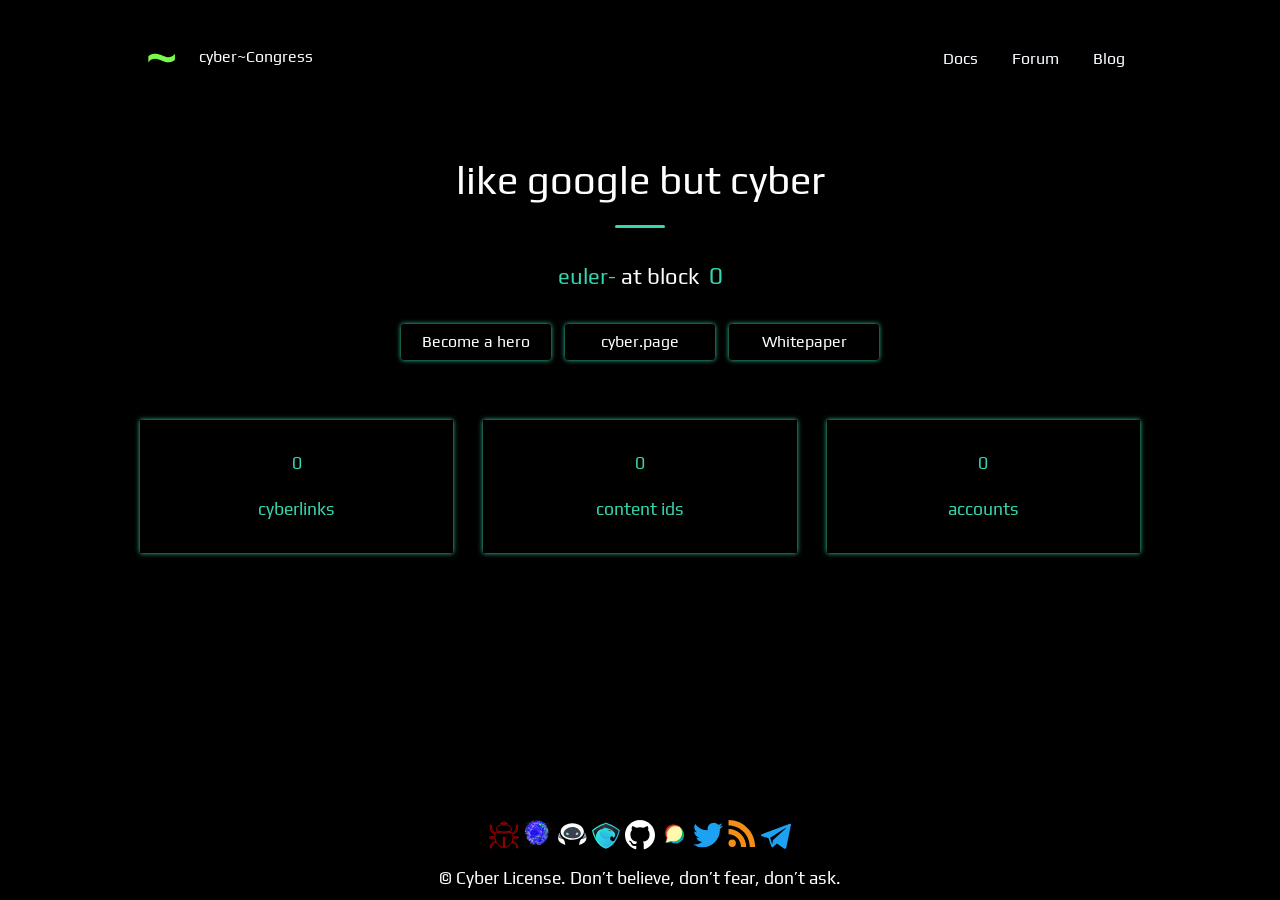
<file: index.html>
<!DOCTYPE html>
<html>

<head>
	<meta name="generator" content="Hugo 0.54.0" />
    <meta charset="utf-8" />
<meta http-equiv="X-UA-Compatible" content="IE=edge,chrome=1" />
<meta name="viewport" content="width=device-width, initial-scale=1, shrink-to-fit=no">

<title>cyber~Congress</title>
<meta name="description" content="A peer-to-peer hypermedia protocol to make the web faster, safer, and more open." />
<meta name="author" content="cyber~Congress" />

  <link rel="canonical" href="./" />
  <link rel="alternate" href="./" hreflang="x-default">


<meta property="og:type" content="website" />
<meta property="og:description" content="A peer-to-peer hypermedia protocol to make the web faster, safer, and more open." />
<meta property="og:title" content="cyber~Congress" />
<meta property="og:site_name" content="cyber~Congress" />
<meta property="og:url" content="/" />
<meta property="og:locale" content="en_US">
<meta property="og:image" content="//img/ipfs-logo-256-ice.png" />
<meta property="og:image:type" content="image/png" />
<meta property="og:image:width" contentlogo="146" />
<meta property="og:image:height" content="166" />

<meta name="twitter:card" content="summary" />
<meta name="twitter:site" content="cyber~Congress" />
<meta name="twitter:title" content="cyber~Congress" />
<meta name="twitter:creator" content="cyber~Congress" />
<meta name="twitter:description" content="A peer-to-peer hypermedia protocol to make the web faster, safer, and more open." />
<meta name="twitter:domain" content="https://cybercongress.ai" />
<meta name="twitter:image:src" content="//img/ipfs-logo-256-ice.png" />

<link rel="stylesheet" href="./css/main.css" />
<link rel="stylesheet" href="./highlight/github-gist.css" />
<link rel="stylesheet" href="./asciinema/asciinema-player.css" />

<link rel="shortcut icon" href="./img/newlogo.png">
<link rel="alternate feed" href="./index.xml" type="application/rss+xml"  title="IPFS Blog" />

<script src="./asciinema/asciinema-player.js"></script>
<script src="./highlight/highlight.js"></script>
<script src="./statistics/statistics.js"></script>
<script src="./timer/timer.js"></script>

<script>hljs.initHighlightingOnLoad()</script>

<script type="application/javascript">
var doNotTrack = false;
if (!doNotTrack) {
	window.ga=window.ga||function(){(ga.q=ga.q||[]).push(arguments)};ga.l=+new Date;
	ga('create', 'UA-52930282-2', 'auto');
	
	ga('send', 'pageview');
}
</script>
<script async src='https://www.google-analytics.com/analytics.js'></script>


</head>

<body class="home">
    <header class="header-has-logo"  id="stars" >
  <div class="container cf">
    <h1 class="pull-left logo margin-bottom">
      <a href="./" class="logo ipfs-logo transition transition-fadeout">cyber~Congress</a>
      <a href="./"><span class='logo-text'>cyber~Congress</span></a>
    </h1>
    <nav role="navigation" class="pull-right top-nav top-nav-dark cf">
      <input id="menu-toggle" type="checkbox" class="menu-toggle">
      <label for="menu-toggle"></label>
      <ul class="list-unstyled list-inline cf">
        
        <li><a href="./docs/go-cyber/cyberd/"
            >Docs</a></li>
        <li><a href="http://ai.cybercongress.ai/"
            >Forum</a>
        </li>
        <li><a href="./post" >Blog</a></li>
      </ul>
    </nav>
    
    <div class="hero hero-home">
      <div class="hero-text">
        <h2 class="headline-main">like google but cyber</h2>
        <span class="divider"></span>
        

        <div class='subhead-last-block'>
          <div id="countdown" class="countdown">
            <div class="countdown-number">
              <span class="days countdown-time"></span>
            </div>
            <div class="countdown-number">
              <span class="hours countdown-time"></span>
            </div>
            <div class="countdown-number">
              <span class="minutes countdown-time"></span>
            </div>
            <div class="countdown-number">
              <span class="seconds countdown-time"></span>
            </div>
          </div>
        </div>
        <div id="deadline-message" class="deadline-message">
          <div class='subhead-last-block'>
            <span class="subhead-main"><span id='testnet'>euler-</span> at block </span>
            <span class='last-block' id='lastBlock'>0</span>
          </div>
        </div>
        <a class="button-gravity" href="./docs/go-cyber/run_validator/">Become a hero</a>
        <a class="button-gravity" target="_blank" href="https://cyber.page/">cyber.page</a>
        <a class="button-gravity" target="_blank" href="https://ipfs.io/ipfs/QmQ1Vong13MDNxixDyUdjniqqEj8sjuNEBYMyhQU4gQgq3">Whitepaper</a>
      </div>
      <div id="deadline-statiscs" class="deadline-message">
        <div class='statiscs'>
          <div class='grid-flex-container'>
            <div class='grid-flex-cell card'>
              <p class='card-value' id='cyberlinks'>0</p>
              <p class='card-value'>cyberlinks</p>
            </div>
            <div class='grid-flex-cell card'>
              <p id='contentIds'>0</p>
              <p>content ids</p>
            </div>
            <div class='grid-flex-cell card'>
              <p id='accounts'>0</p>
              <p>accounts</p>
            </div>
          </div>
        </div>
      </div>

    </div>
    
  </div>
  
</header>
<script>
  function getTimeRemaining(endtime) {
    var t = Date.parse(endtime) - Date.parse(new Date());
    var seconds = Math.floor((t / 1000) % 60);
    var minutes = Math.floor((t / 1000 / 60) % 60);
    var hours = Math.floor((t / (1000 * 60 * 60)) % 24);
    var days = Math.floor(t / (1000 * 60 * 60 * 24));
    return {
      total: t,
      days: days,
      hours: hours,
      minutes: minutes,
      seconds: seconds
    };
  }

  function initializeClock(id, endtime) {
    var clock = document.getElementById(id);
    var daysSpan = clock.querySelector(".days");
    var hoursSpan = clock.querySelector(".hours");
    var minutesSpan = clock.querySelector(".minutes");
    var secondsSpan = clock.querySelector(".seconds");

    function updateClock() {
      var t = getTimeRemaining(endtime);

      if (t.total <= 0) {
        document.getElementById("countdown").className = "hidden";
        document.getElementById("deadline-message").className = "visible";
        document.getElementById("deadline-statiscs").className = "visible";
        clearInterval(timeinterval);
        return true;
      }

      daysSpan.innerHTML = t.days + "d";
      hoursSpan.innerHTML = ("0" + t.hours + "h").slice(-3);
      minutesSpan.innerHTML = ("0" + t.minutes + "m").slice(-3);
      secondsSpan.innerHTML = ("0" + t.seconds + "s").slice(-3);
    }

    updateClock();
    var timeinterval = setInterval(updateClock, 1000);

  }

  var resultGMT;
  var offset = new Date().getTimezoneOffset();
  if (offset < 0)
    resultGMT = "GMT+" + (offset / -60);
  else
    resultGMT = "GMT-" + offset / 60;

  var deadline = "December 20 2019 21:00:00 " + resultGMT;
  
  
  initializeClock("countdown", deadline);
</script>


    

    <footer role="contentinfo" class="footer-primary">
  <div class="container cf">
    <div class="cf">
      
      <div class="share-links center">
        <ul class="share list-unstyled">
          
          <li><a class="Cyber-page" target="_blank" href="https://cyber.page/">Cyber-page</a></li>
          
          <li><a class="Cyberd" target="_blank" href="https://cyberd.ai/">Cyberd</a></li>
          
          <li><a class="Cyb" target="_blank" href="https://cyb.ai/">Cyb</a></li>
          
          <li><a class="Aragon" target="_blank" href="https://mainnet.aragon.org/#/cybercongress/0x4feb2bcc5907e7779130c093eef8fb44502c1330">Aragon</a></li>
          
          <li><a class="Github" target="_blank" href="https://github.com/cybercongress">Github</a></li>
          
          <li><a class="Forum" target="_blank" href="https://ai.cybercongress.ai/">Forum</a></li>
          
          <li><a class="Twitter" target="_blank" href="https://twitter.com/cyber_devs">Twitter</a></li>
          
          <li><a class="Rss" target="_blank" href="https://cybercongress.ai/index.xml">Rss</a></li>
          
          <li><a class="Telegram" target="_blank" href="https://t.me/fuckgoogle">Telegram</a></li>
          
        </ul>
      </div>
    </div>
    <p class="footer-copyright center">© Cyber License. Don’t believe, don’t fear, don’t ask.</p>
  </div>
</footer>

</body>

</html>
</file>
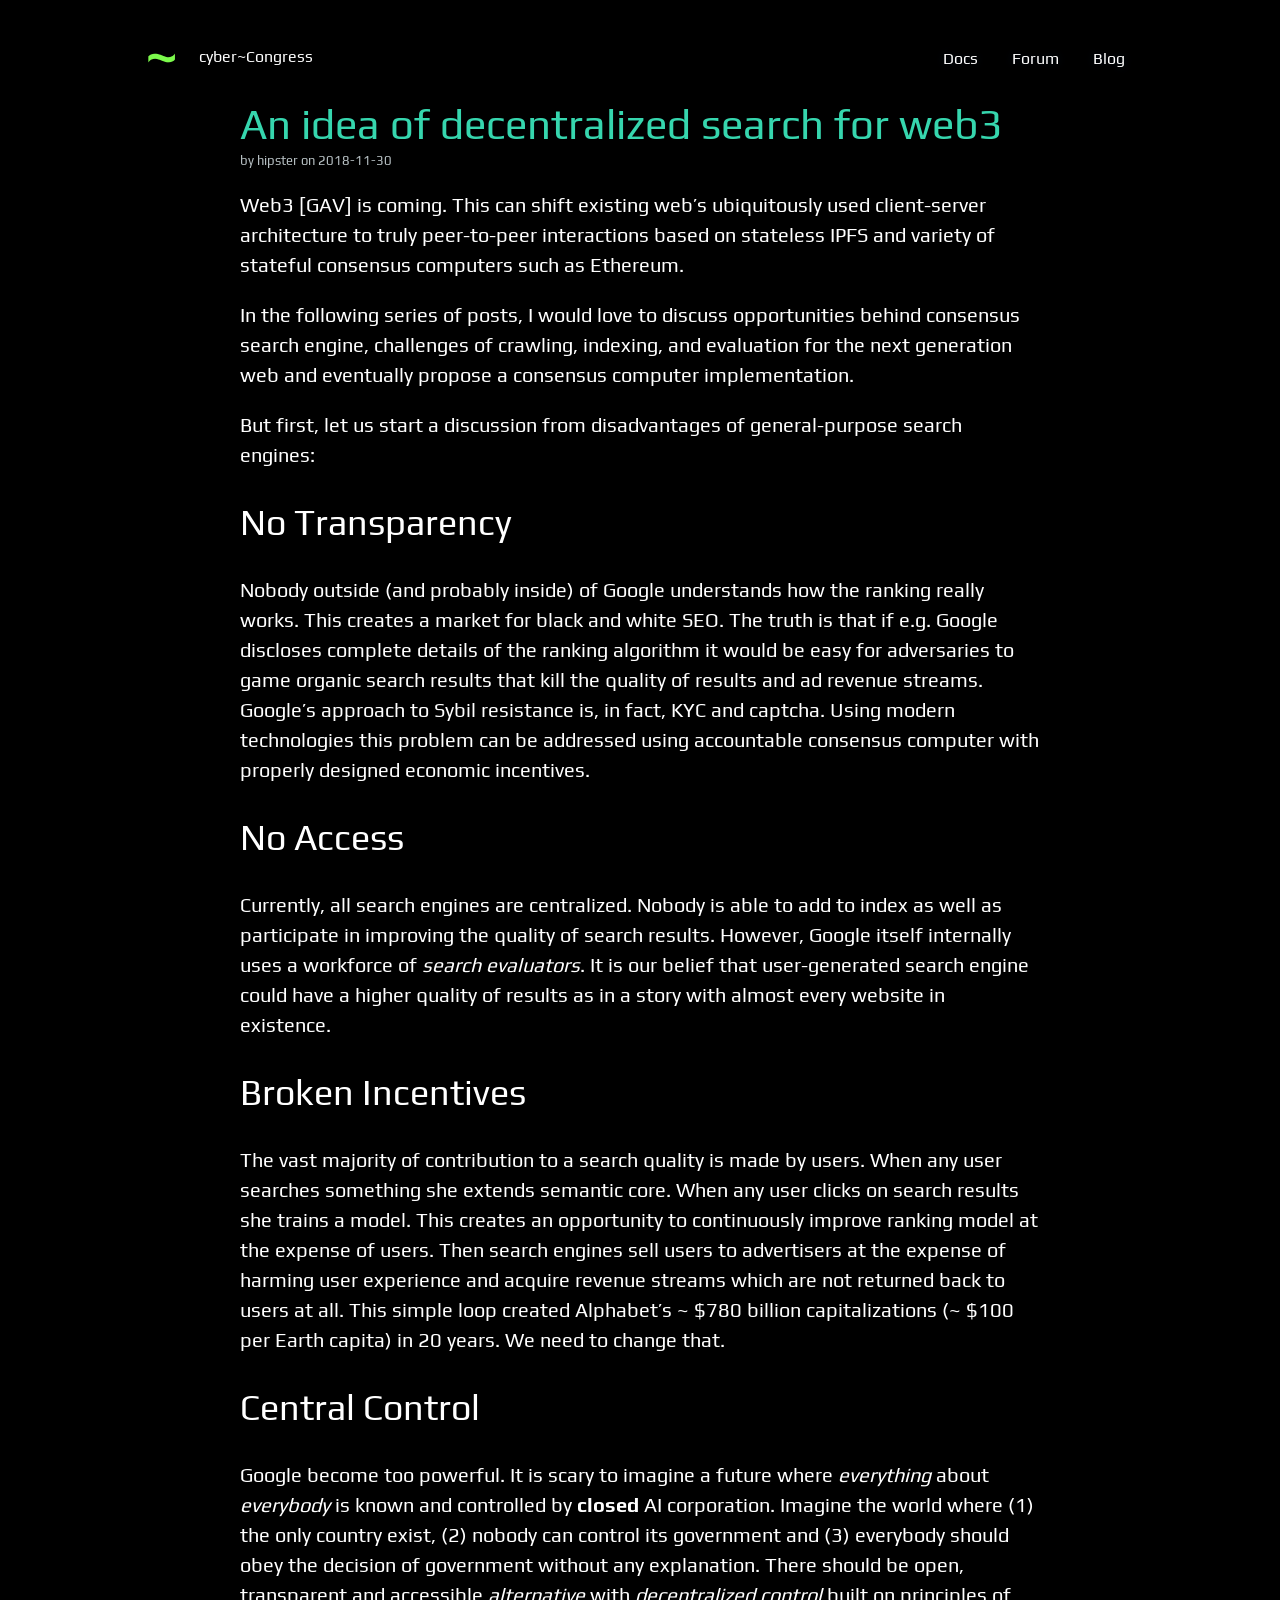
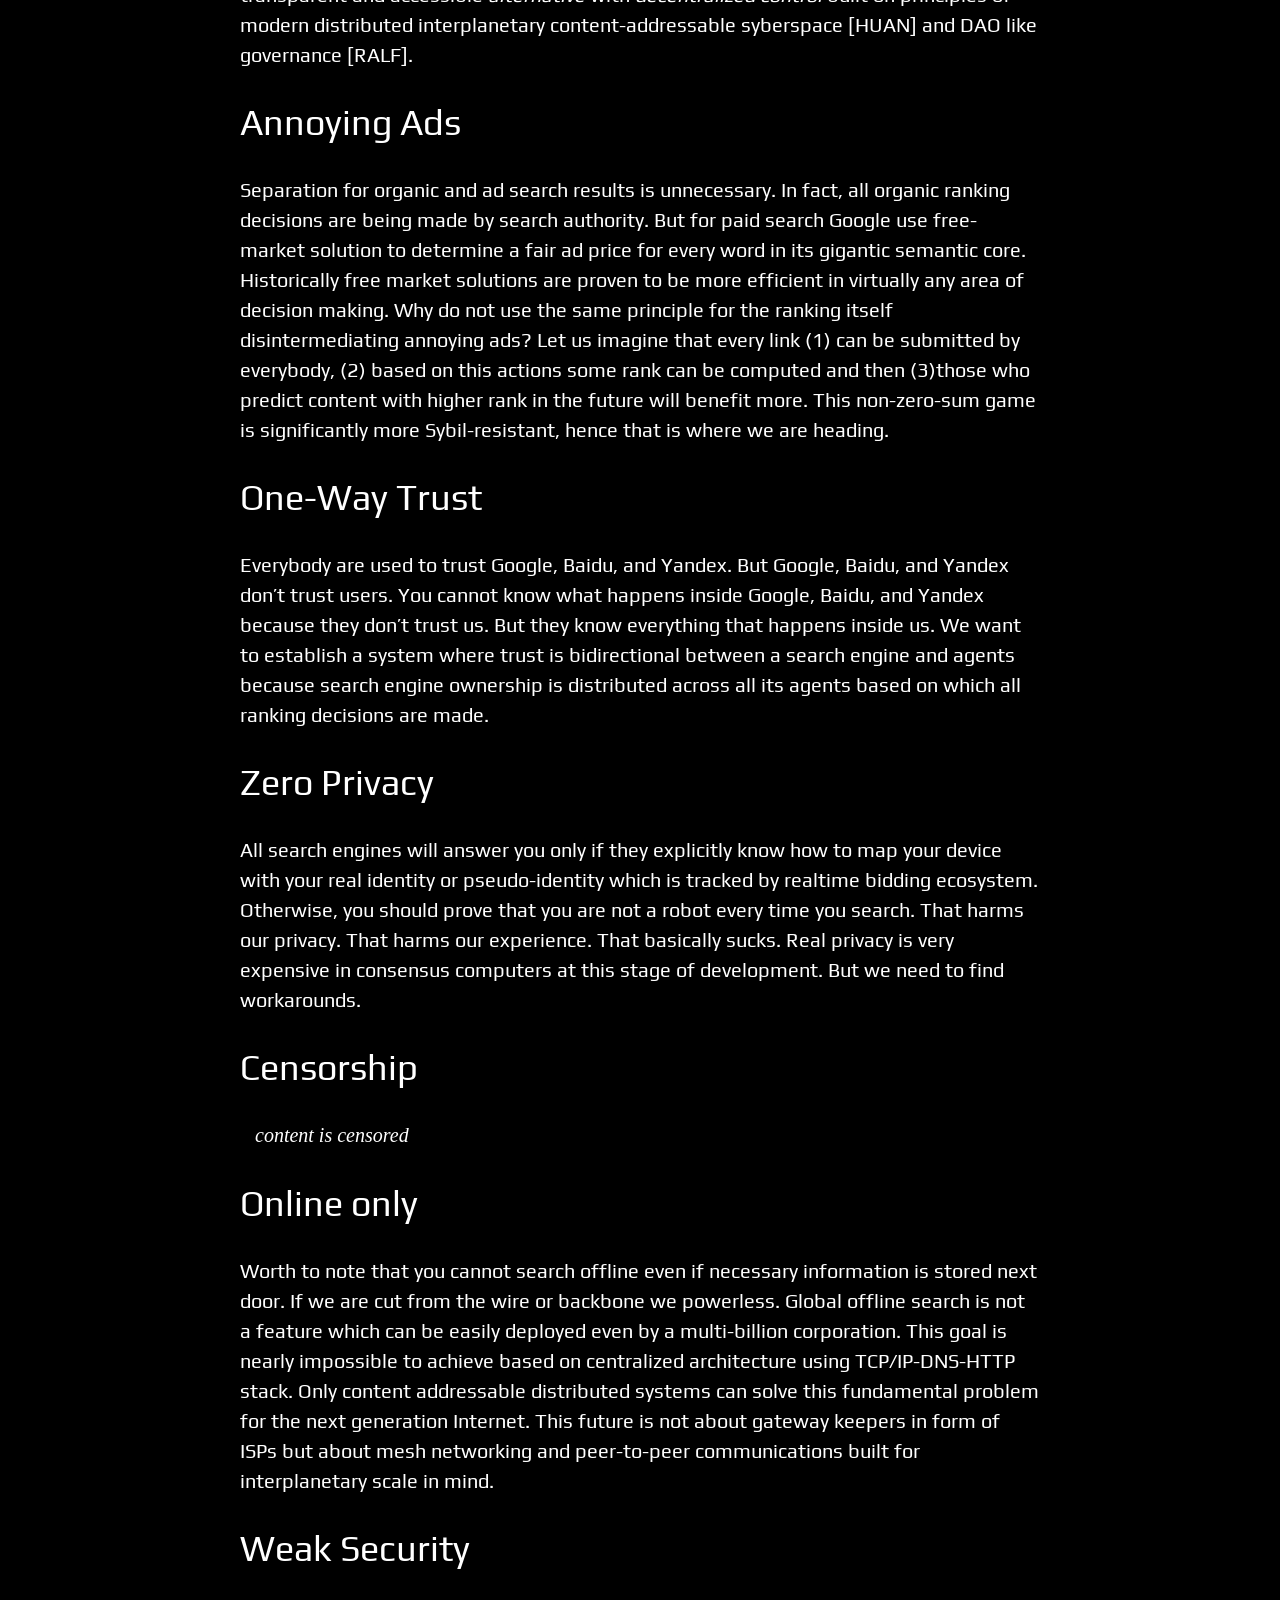
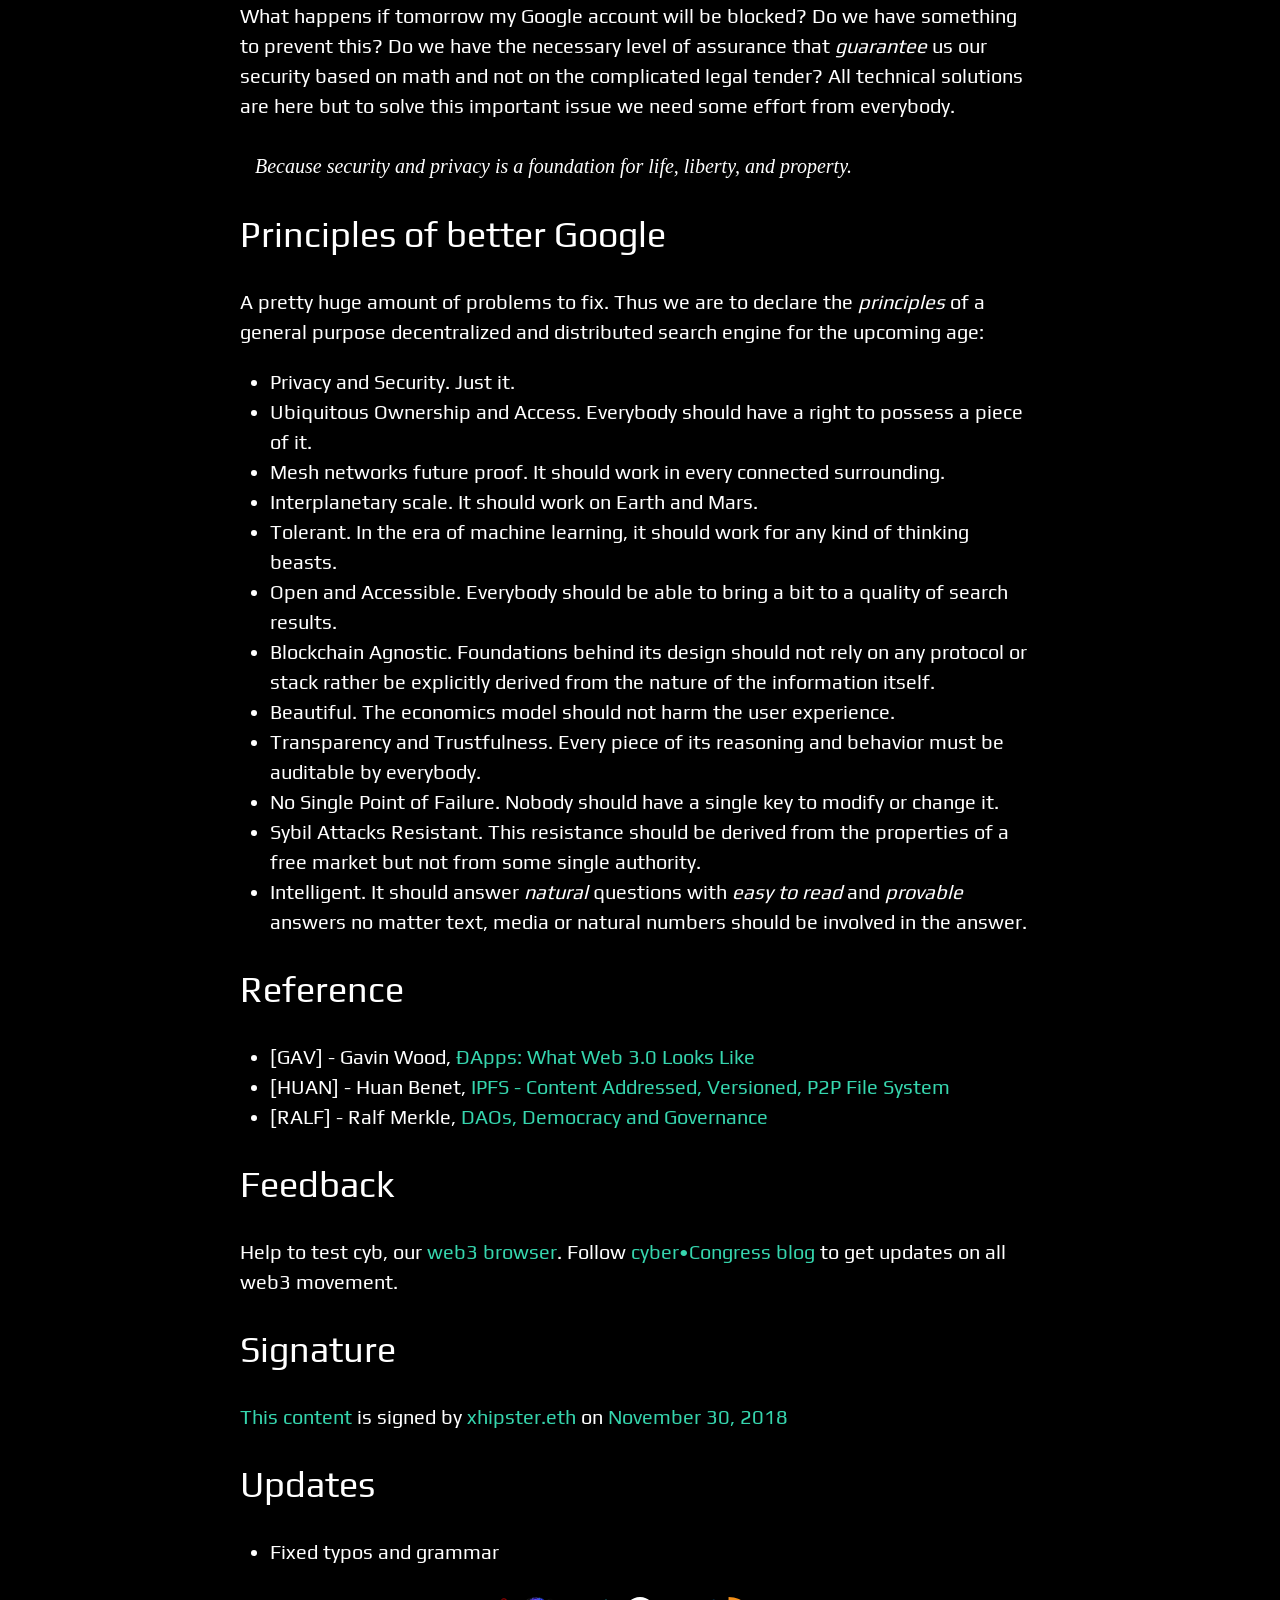
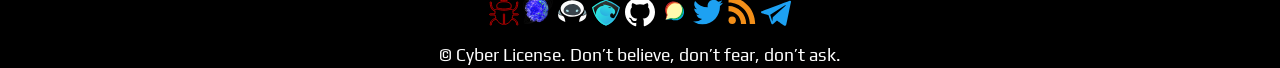
<file: an-idea-of-decentralized-search-for-web3/index.html>
<!DOCTYPE html>
<html lang="en">
<head>
  <meta charset="utf-8" />
<meta http-equiv="X-UA-Compatible" content="IE=edge,chrome=1" />
<meta name="viewport" content="width=device-width, initial-scale=1, shrink-to-fit=no">

<title>An idea of decentralized search for web3</title>
<meta name="description" content="A peer-to-peer hypermedia protocol to make the web faster, safer, and more open." />
<meta name="author" content="hipster" />

<link rel="canonical" href="../an-idea-of-decentralized-search-for-web3/" />
<link rel="alternate" href="../an-idea-of-decentralized-search-for-web3/" hreflang="x-default">


<meta property="og:type" content="website" />
<meta property="og:description" content="A peer-to-peer hypermedia protocol to make the web faster, safer, and more open." />
<meta property="og:title" content="An idea of decentralized search for web3" />
<meta property="og:site_name" content="cyber~Congress" />
<meta property="og:url" content="/an-idea-of-decentralized-search-for-web3/" />
<meta property="og:locale" content="en_US">
<meta property="og:image" content="//img/ipfs-logo-256-ice.png" />
<meta property="og:image:type" content="image/png" />
<meta property="og:image:width" contentlogo="146" />
<meta property="og:image:height" content="166" />

<meta name="twitter:card" content="summary" />
<meta name="twitter:site" content="cyber~Congress" />
<meta name="twitter:title" content="An idea of decentralized search for web3" />
<meta name="twitter:creator" content="hipster" />
<meta name="twitter:description" content="A peer-to-peer hypermedia protocol to make the web faster, safer, and more open." />
<meta name="twitter:domain" content="https://cybercongress.ai" />
<meta name="twitter:image:src" content="//img/ipfs-logo-256-ice.png" />

<link rel="stylesheet" href="../css/main.css" />
<link rel="stylesheet" href="../highlight/github-gist.css" />
<link rel="stylesheet" href="../asciinema/asciinema-player.css" />

<link rel="shortcut icon" href="../img/newlogo.png">
<link rel="alternate feed" href="../index.xml" type="application/rss+xml" title="IPFS Blog" />

<script src="../asciinema/asciinema-player.js"></script>
<script src="../highlight/highlight.js"></script>

<script type="text/javascript">
    var baseurl = "\/";
</script>


<script>hljs.initHighlightingOnLoad()</script>

<script type="application/javascript">
var doNotTrack = false;
if (!doNotTrack) {
	window.ga=window.ga||function(){(ga.q=ga.q||[]).push(arguments)};ga.l=+new Date;
	ga('create', 'UA-52930282-2', 'auto');
	
	ga('send', 'pageview');
}
</script>
<script async src='https://www.google-analytics.com/analytics.js'></script>

</head>
<body>
  <header class="header-has-logo"  id="stars" >
        <div class="container cf">
          <h1 class="pull-left logo margin-bottom">
            <a href="../" class="logo ipfs-logo transition transition-fadeout">cyber~Congress</a>
            <a href="../"><span class='logo-text'>cyber~Congress</span></a>
          </h1>
          <nav role="navigation" class="pull-right top-nav top-nav-dark cf">
            <input id="menu-toggle" type="checkbox" class="menu-toggle">
            <label for="menu-toggle"></label>
            <ul class="list-unstyled list-inline cf">
              <li><a href="../docs/go-cyber/cyberd/"
                  >Docs</a></li>
              <li><a href="http://ai.cybercongress.ai/" >Forum</a></li>
              <li><a href="../post" >Blog</a></li>
            </ul>
          </nav>
         
        </div>
        <div class="view-more">
          <label>View more</label><a href="#"></a>
        </div>
      </header>
    

  <div class="container">

    


    <div class="post">
      <h1>An idea of decentralized search for web3</h1>
      <p class="date">by hipster on 2018-11-30</p>

      <p>
</p>

      

<p>Web3 [GAV] is coming. This can shift existing web&rsquo;s ubiquitously used client-server architecture to truly peer-to-peer interactions based on stateless IPFS and variety of stateful consensus computers such as Ethereum.</p>

<p>In the following series of posts, I would love to discuss opportunities behind consensus search engine, challenges of crawling, indexing, and evaluation for the next generation web and eventually propose a consensus computer implementation.</p>

<p>But first, let us start a discussion from disadvantages of general-purpose search engines:</p>

<h2 id="no-transparency">No Transparency</h2>

<p>Nobody outside (and probably inside) of Google understands how the ranking really works. This creates a market for black and white SEO. The truth is that if e.g. Google discloses complete details of the ranking algorithm it would be easy for adversaries to game organic search results that kill the quality of results and ad revenue streams. Google&rsquo;s approach to Sybil resistance is, in fact, KYC and captcha. Using modern technologies this problem can be addressed using accountable consensus computer with properly designed economic incentives.</p>

<h2 id="no-access">No Access</h2>

<p>Currently, all search engines are centralized. Nobody is able to add to index as well as participate in improving the quality of search results. However, Google itself internally uses a workforce of <em>search evaluators</em>. It is our belief that user-generated search engine could have a higher quality of results as in a story with almost every website in existence.</p>

<h2 id="broken-incentives">Broken Incentives</h2>

<p>The vast majority of contribution to a search quality is made by users. When any user searches something she extends semantic core. When any user clicks on search results she trains a model. This creates an opportunity to continuously improve ranking model at the expense of users. Then search engines sell users to advertisers at the expense of harming user experience and acquire revenue streams which are not returned back to users at all. This simple loop created Alphabet&rsquo;s ~ $780 billion capitalizations (~ $100 per Earth capita) in 20 years. We need to change that.</p>

<h2 id="central-control">Central Control</h2>

<p>Google become too powerful. It is scary to imagine a future where <em>everything</em> about <em>everybody</em> is known and controlled by <strong>closed</strong> AI corporation. Imagine the world where (1) the only country exist, (2) nobody can control its government and (3) everybody should obey the decision of government without any explanation. There should be open, transparent and accessible <em>alternative</em> with <em>decentralized control</em> built on principles of modern distributed interplanetary content-addressable syberspace [HUAN] and DAO like governance [RALF].</p>

<h2 id="annoying-ads">Annoying Ads</h2>

<p>Separation for organic and ad search results is unnecessary. In fact, all organic ranking decisions are being made by search authority. But for paid search Google use free-market solution to determine a fair ad price for every word in its gigantic semantic core. Historically free market solutions are proven to be more efficient in virtually any area of decision making. Why do not use the same principle for the ranking itself disintermediating annoying ads? Let us imagine that every link (1) can be submitted by everybody, (2) based on this actions some rank can be computed and then (3)those who predict content with higher rank in the future will benefit more. This non-zero-sum game is significantly more Sybil-resistant, hence that is where we are heading.</p>

<h2 id="one-way-trust">One-Way Trust</h2>

<p>Everybody are used to trust Google, Baidu, and Yandex. But Google, Baidu, and Yandex don&rsquo;t trust users. You cannot know what happens inside Google, Baidu, and Yandex because they don&rsquo;t trust us. But they know everything that happens inside us. We want to establish a system where trust is bidirectional between a search engine and agents because search engine ownership is distributed across all its agents based on which all ranking decisions are made.</p>

<h2 id="zero-privacy">Zero Privacy</h2>

<p>All search engines will answer you only if they explicitly know how to map your device with your real identity or pseudo-identity which is tracked by realtime bidding ecosystem. Otherwise, you should prove that you are not a robot every time you search. That harms our privacy. That harms our experience. That basically sucks. Real privacy is very expensive in consensus computers at this stage of development. But we need to find workarounds.</p>

<h2 id="censorship">Censorship</h2>

<blockquote>
<p>content is censored</p>
</blockquote>

<h2 id="online-only">Online only</h2>

<p>Worth to note that you cannot search offline even if necessary information is stored next door. If we are cut from the wire or backbone we powerless. Global offline search is not a feature which can be easily deployed even by a multi-billion corporation. This goal is nearly impossible to achieve based on centralized architecture using TCP/IP-DNS-HTTP stack. Only content addressable distributed systems can solve this fundamental problem for the next generation Internet. This future is not about gateway keepers in form of ISPs but about mesh networking and peer-to-peer communications built for interplanetary scale in mind.</p>

<h2 id="weak-security">Weak Security</h2>

<p>What happens if tomorrow my Google account will be blocked? Do we have something to prevent this? Do we have the necessary level of assurance that <em>guarantee</em> us our security based on math and not on the complicated legal tender? All technical solutions are here but to solve this important issue we need some effort from everybody.</p>

<blockquote>
<p>Because security and privacy is a foundation for life, liberty, and property.</p>
</blockquote>

<h2 id="principles-of-better-google">Principles of better Google</h2>

<p>A pretty huge amount of problems to fix. Thus we are to declare the <em>principles</em> of a general purpose decentralized and distributed search engine for the upcoming age:</p>

<ul>
<li>Privacy and Security. Just it.</li>
<li>Ubiquitous Ownership and Access. Everybody should have a right to possess a piece of it.</li>
<li>Mesh networks future proof. It should work in every connected surrounding.</li>
<li>Interplanetary scale. It should work on Earth and Mars.</li>
<li>Tolerant. In the era of machine learning, it should work for any kind of thinking beasts.</li>
<li>Open and Accessible. Everybody should be able to bring a bit to a quality of search results.</li>
<li>Blockchain Agnostic. Foundations behind its design should not rely on any protocol or stack rather be explicitly derived from the nature of the information itself.</li>
<li>Beautiful. The economics model should not harm the user experience.</li>
<li>Transparency and Trustfulness. Every piece of its reasoning and behavior must be auditable by everybody.</li>
<li>No Single Point of Failure. Nobody should have a single key to modify or change it.</li>
<li>Sybil Attacks Resistant. This resistance should be derived from the properties of a free market but not from some single authority.</li>
<li>Intelligent. It should answer <em>natural</em> questions with <em>easy to read</em> and <em>provable</em> answers no matter text, media or natural numbers should be involved in the answer.</li>
</ul>

<h2 id="reference">Reference</h2>

<ul>
<li>[GAV] - Gavin Wood, <a href="https://ipfs.io/ipfs/QmTptPmvDZ2xSwAPWTF5U1UM7uLbwWqkShHd8fDMKhnaro">ĐApps: What Web 3.0 Looks Like</a></li>
<li>[HUAN] - Huan Benet, <a href="https://ipfs.io/ipfs/QmR7GSQM93Cx5eAg6a6yRzNde1FQv7uL6X1o4k7zrJa3LX/ipfs.draft3.pdf">IPFS - Content Addressed, Versioned, P2P File System</a></li>
<li>[RALF] - Ralf Merkle, <a href="https://ipfs.io/ipfs/QmTtDjbRpttnAFXKkfiJMuVtgNkeKEykLATuFG4RiXgm5z">DAOs, Democracy and Governance</a></li>
</ul>

<h2 id="feedback">Feedback</h2>

<p>Help to test cyb, our <a href="http://cyb.ai">web3 browser</a>.
Follow <a href="https://steemit.com/@cybercongress">cyber•Congress blog</a> to get updates on all web3 movement.</p>

<h2 id="signature">Signature</h2>

<p><a href="QmeaUfujSz6qw7omwqnor7PipwiJ3qSNGitsEydyANzbD5">This content</a> is signed by <a href="0x7C4401aE98F12eF6de39aE24cf9fc51f80EBa16B">xhipster.eth</a> on <a href="0x1aefe91479ed8bc67308babb8f1a292178052509d67c8d6a0724628d077631df">November 30, 2018</a></p>

<h2 id="updates">Updates</h2>

<ul>
<li>Fixed typos and grammar</li>
</ul>


      
          <h2 id="comments">Comments</h2>
          <div id='discourse-comments'></div>
          <script type="text/javascript">
            DiscourseEmbed = { discourseUrl: 'https://discuss.ipfs.io/',
              discourseEmbedUrl: 'https://ipfs.io/blog/an-idea-of-decentralized-search-for-web3' };
              if (window.location.hostname === 'blog.ipfs.io') {
                (function() {
                  var d = document.createElement('script'); d.type = 'text/javascript'; d.async = true;
                  d.src = DiscourseEmbed.discourseUrl + 'javascripts/embed.js';
                  (document.getElementsByTagName('head')[0] || document.getElementsByTagName('body')[0]).appendChild(d);
                })();
              } else {
                 
                 
                 document.getElementById('comments').style.display = 'none';
                 document.getElementById('discourse-comments').style.display = 'none';
              }
          </script>
      
    </div>
  </div> 

  <footer role="contentinfo" class="footer-primary">
  <div class="container cf">
    <div class="cf">
      
      <div class="share-links center">
        <ul class="share list-unstyled">
          
          <li><a class="Cyber-page" target="_blank" href="https://cyber.page/">Cyber-page</a></li>
          
          <li><a class="Cyberd" target="_blank" href="https://cyberd.ai/">Cyberd</a></li>
          
          <li><a class="Cyb" target="_blank" href="https://cyb.ai/">Cyb</a></li>
          
          <li><a class="Aragon" target="_blank" href="https://mainnet.aragon.org/#/cybercongress/0x4feb2bcc5907e7779130c093eef8fb44502c1330">Aragon</a></li>
          
          <li><a class="Github" target="_blank" href="https://github.com/cybercongress">Github</a></li>
          
          <li><a class="Forum" target="_blank" href="https://ai.cybercongress.ai/">Forum</a></li>
          
          <li><a class="Twitter" target="_blank" href="https://twitter.com/cyber_devs">Twitter</a></li>
          
          <li><a class="Rss" target="_blank" href="https://cybercongress.ai/index.xml">Rss</a></li>
          
          <li><a class="Telegram" target="_blank" href="https://t.me/fuckgoogle">Telegram</a></li>
          
        </ul>
      </div>
    </div>
    <p class="footer-copyright center">© Cyber License. Don’t believe, don’t fear, don’t ask.</p>
  </div>
</footer>



</body>
</html>
</file>
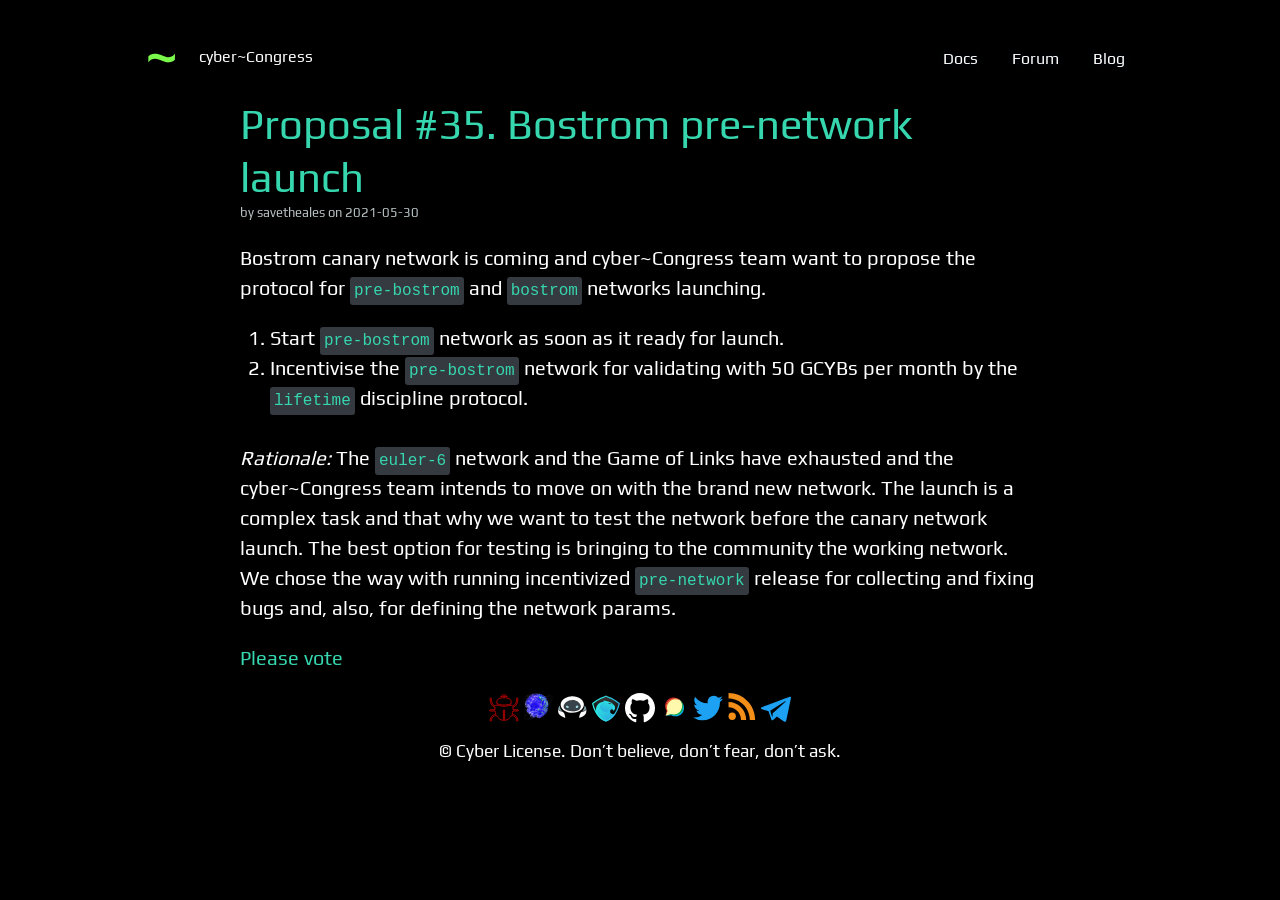
<file: bostrom-pre-proposal/index.html>
<!DOCTYPE html>
<html lang="en">
<head>
  <meta charset="utf-8" />
<meta http-equiv="X-UA-Compatible" content="IE=edge,chrome=1" />
<meta name="viewport" content="width=device-width, initial-scale=1, shrink-to-fit=no">

<title>Proposal #35. Bostrom pre-network launch</title>
<meta name="description" content="A peer-to-peer hypermedia protocol to make the web faster, safer, and more open." />
<meta name="author" content="savetheales" />

<link rel="canonical" href="../bostrom-pre-proposal/" />
<link rel="alternate" href="../bostrom-pre-proposal/" hreflang="x-default">


<meta property="og:type" content="website" />
<meta property="og:description" content="A peer-to-peer hypermedia protocol to make the web faster, safer, and more open." />
<meta property="og:title" content="Proposal #35. Bostrom pre-network launch" />
<meta property="og:site_name" content="cyber~Congress" />
<meta property="og:url" content="/bostrom-pre-proposal/" />
<meta property="og:locale" content="en_US">
<meta property="og:image" content="//img/ipfs-logo-256-ice.png" />
<meta property="og:image:type" content="image/png" />
<meta property="og:image:width" contentlogo="146" />
<meta property="og:image:height" content="166" />

<meta name="twitter:card" content="summary" />
<meta name="twitter:site" content="cyber~Congress" />
<meta name="twitter:title" content="Proposal #35. Bostrom pre-network launch" />
<meta name="twitter:creator" content="savetheales" />
<meta name="twitter:description" content="A peer-to-peer hypermedia protocol to make the web faster, safer, and more open." />
<meta name="twitter:domain" content="https://cybercongress.ai" />
<meta name="twitter:image:src" content="//img/ipfs-logo-256-ice.png" />

<link rel="stylesheet" href="../css/main.css" />
<link rel="stylesheet" href="../highlight/github-gist.css" />
<link rel="stylesheet" href="../asciinema/asciinema-player.css" />

<link rel="shortcut icon" href="../img/newlogo.png">
<link rel="alternate feed" href="../index.xml" type="application/rss+xml" title="IPFS Blog" />

<script src="../asciinema/asciinema-player.js"></script>
<script src="../highlight/highlight.js"></script>

<script type="text/javascript">
    var baseurl = "\/";
</script>


<script>hljs.initHighlightingOnLoad()</script>

<script type="application/javascript">
var doNotTrack = false;
if (!doNotTrack) {
	window.ga=window.ga||function(){(ga.q=ga.q||[]).push(arguments)};ga.l=+new Date;
	ga('create', 'UA-52930282-2', 'auto');
	
	ga('send', 'pageview');
}
</script>
<script async src='https://www.google-analytics.com/analytics.js'></script>

</head>
<body>
  <header class="header-has-logo"  id="stars" >
        <div class="container cf">
          <h1 class="pull-left logo margin-bottom">
            <a href="../" class="logo ipfs-logo transition transition-fadeout">cyber~Congress</a>
            <a href="../"><span class='logo-text'>cyber~Congress</span></a>
          </h1>
          <nav role="navigation" class="pull-right top-nav top-nav-dark cf">
            <input id="menu-toggle" type="checkbox" class="menu-toggle">
            <label for="menu-toggle"></label>
            <ul class="list-unstyled list-inline cf">
              <li><a href="../docs/go-cyber/cyberd/"
                  >Docs</a></li>
              <li><a href="http://ai.cybercongress.ai/" >Forum</a></li>
              <li><a href="../post" >Blog</a></li>
            </ul>
          </nav>
         
        </div>
        <div class="view-more">
          <label>View more</label><a href="#"></a>
        </div>
      </header>
    

  <div class="container">

    


    <div class="post">
      <h1>Proposal #35. Bostrom pre-network launch</h1>
      <p class="date">by savetheales on 2021-05-30</p>

      <p>
</p>

      <p>Bostrom canary network is coming and cyber~Congress team want to propose the protocol for <code>pre-bostrom</code> and <code>bostrom</code> networks launching.</p>

<ol>
<li>Start <code>pre-bostrom</code> network as soon as it ready for launch.</li>
<li>Incentivise the <code>pre-bostrom</code> network for validating with 50 GCYBs per month by the <code>lifetime</code> discipline protocol.</li>
</ol>

<p><em>Rationale:</em>  The <code>euler-6</code> network and the Game of Links have exhausted and the cyber~Congress team intends to move on with the brand new network. The launch is a complex task and that why we want to test the network before the canary network launch. The best option for testing is bringing to the community the working network. We chose the way with running incentivized <code>pre-network</code> release for collecting and fixing bugs and, also, for defining the network params.</p>

<p><a href="https://cyber.page/governance/35">Please vote</a></p>


      
          <h2 id="comments">Comments</h2>
          <div id='discourse-comments'></div>
          <script type="text/javascript">
            DiscourseEmbed = { discourseUrl: 'https://discuss.ipfs.io/',
              discourseEmbedUrl: 'https://ipfs.io/blog/bostrom-pre-proposal' };
              if (window.location.hostname === 'blog.ipfs.io') {
                (function() {
                  var d = document.createElement('script'); d.type = 'text/javascript'; d.async = true;
                  d.src = DiscourseEmbed.discourseUrl + 'javascripts/embed.js';
                  (document.getElementsByTagName('head')[0] || document.getElementsByTagName('body')[0]).appendChild(d);
                })();
              } else {
                 
                 
                 document.getElementById('comments').style.display = 'none';
                 document.getElementById('discourse-comments').style.display = 'none';
              }
          </script>
      
    </div>
  </div> 

  <footer role="contentinfo" class="footer-primary">
  <div class="container cf">
    <div class="cf">
      
      <div class="share-links center">
        <ul class="share list-unstyled">
          
          <li><a class="Cyber-page" target="_blank" href="https://cyber.page/">Cyber-page</a></li>
          
          <li><a class="Cyberd" target="_blank" href="https://cyberd.ai/">Cyberd</a></li>
          
          <li><a class="Cyb" target="_blank" href="https://cyb.ai/">Cyb</a></li>
          
          <li><a class="Aragon" target="_blank" href="https://mainnet.aragon.org/#/cybercongress/0x4feb2bcc5907e7779130c093eef8fb44502c1330">Aragon</a></li>
          
          <li><a class="Github" target="_blank" href="https://github.com/cybercongress">Github</a></li>
          
          <li><a class="Forum" target="_blank" href="https://ai.cybercongress.ai/">Forum</a></li>
          
          <li><a class="Twitter" target="_blank" href="https://twitter.com/cyber_devs">Twitter</a></li>
          
          <li><a class="Rss" target="_blank" href="https://cybercongress.ai/index.xml">Rss</a></li>
          
          <li><a class="Telegram" target="_blank" href="https://t.me/fuckgoogle">Telegram</a></li>
          
        </ul>
      </div>
    </div>
    <p class="footer-copyright center">© Cyber License. Don’t believe, don’t fear, don’t ask.</p>
  </div>
</footer>



</body>
</html>
</file>
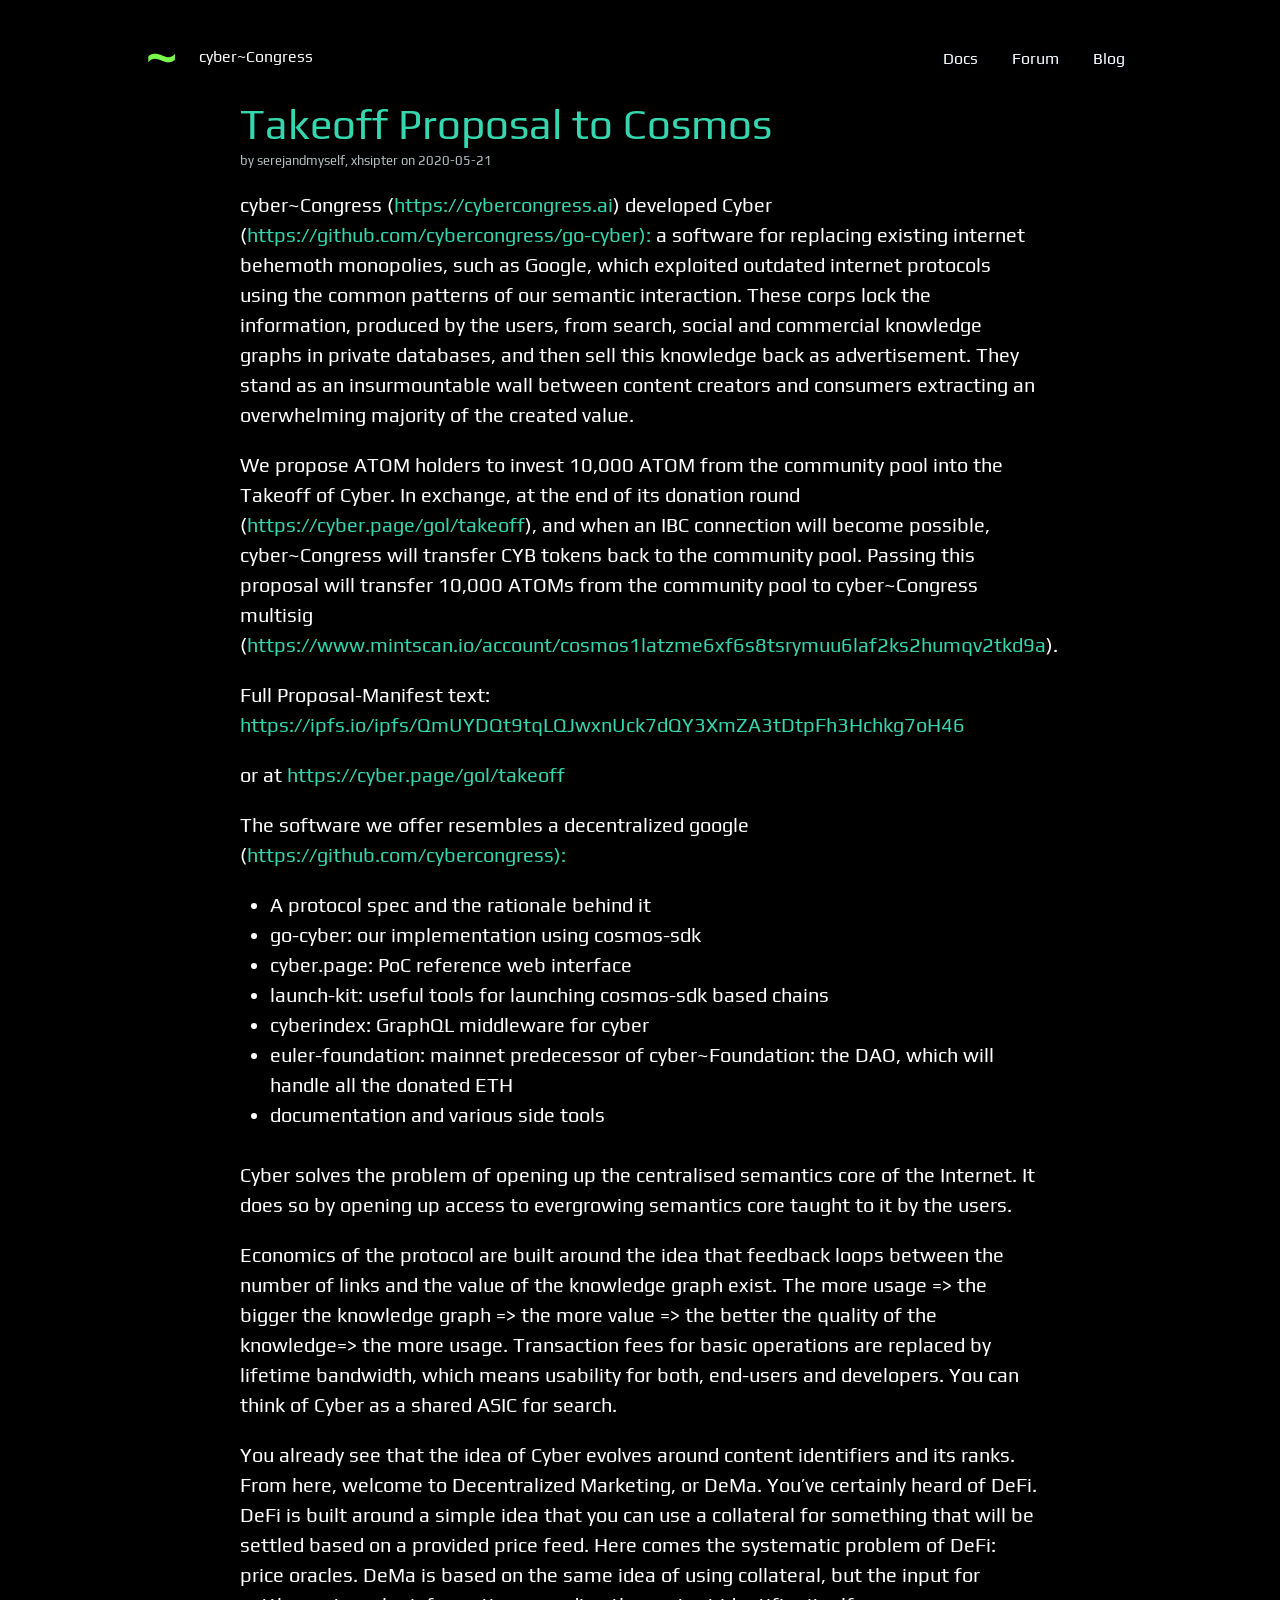
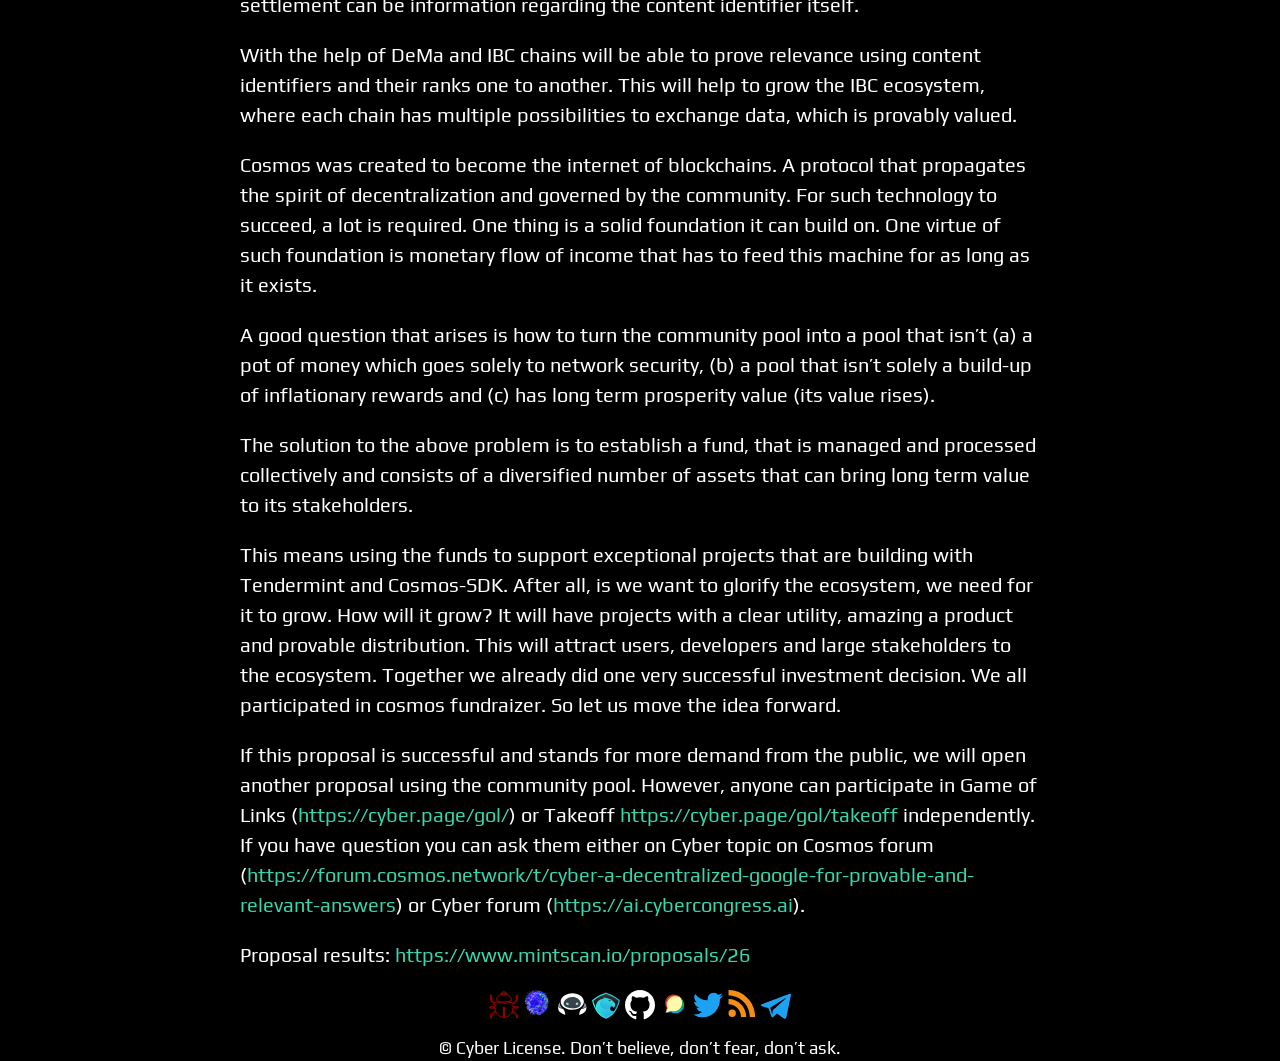
<file: cosmos-takeoff-proposal/index.html>
<!DOCTYPE html>
<html lang="en">
<head>
  <meta charset="utf-8" />
<meta http-equiv="X-UA-Compatible" content="IE=edge,chrome=1" />
<meta name="viewport" content="width=device-width, initial-scale=1, shrink-to-fit=no">

<title>Takeoff Proposal to Cosmos</title>
<meta name="description" content="A peer-to-peer hypermedia protocol to make the web faster, safer, and more open." />
<meta name="author" content="serejandmyself, xhsipter" />

<link rel="canonical" href="../cosmos-takeoff-proposal/" />
<link rel="alternate" href="../cosmos-takeoff-proposal/" hreflang="x-default">


<meta property="og:type" content="website" />
<meta property="og:description" content="A peer-to-peer hypermedia protocol to make the web faster, safer, and more open." />
<meta property="og:title" content="Takeoff Proposal to Cosmos" />
<meta property="og:site_name" content="cyber~Congress" />
<meta property="og:url" content="/cosmos-takeoff-proposal/" />
<meta property="og:locale" content="en_US">
<meta property="og:image" content="//img/ipfs-logo-256-ice.png" />
<meta property="og:image:type" content="image/png" />
<meta property="og:image:width" contentlogo="146" />
<meta property="og:image:height" content="166" />

<meta name="twitter:card" content="summary" />
<meta name="twitter:site" content="cyber~Congress" />
<meta name="twitter:title" content="Takeoff Proposal to Cosmos" />
<meta name="twitter:creator" content="serejandmyself, xhsipter" />
<meta name="twitter:description" content="A peer-to-peer hypermedia protocol to make the web faster, safer, and more open." />
<meta name="twitter:domain" content="https://cybercongress.ai" />
<meta name="twitter:image:src" content="//img/ipfs-logo-256-ice.png" />

<link rel="stylesheet" href="../css/main.css" />
<link rel="stylesheet" href="../highlight/github-gist.css" />
<link rel="stylesheet" href="../asciinema/asciinema-player.css" />

<link rel="shortcut icon" href="../img/newlogo.png">
<link rel="alternate feed" href="../index.xml" type="application/rss+xml" title="IPFS Blog" />

<script src="../asciinema/asciinema-player.js"></script>
<script src="../highlight/highlight.js"></script>

<script type="text/javascript">
    var baseurl = "\/";
</script>


<script>hljs.initHighlightingOnLoad()</script>

<script type="application/javascript">
var doNotTrack = false;
if (!doNotTrack) {
	window.ga=window.ga||function(){(ga.q=ga.q||[]).push(arguments)};ga.l=+new Date;
	ga('create', 'UA-52930282-2', 'auto');
	
	ga('send', 'pageview');
}
</script>
<script async src='https://www.google-analytics.com/analytics.js'></script>

</head>
<body>
  <header class="header-has-logo"  id="stars" >
        <div class="container cf">
          <h1 class="pull-left logo margin-bottom">
            <a href="../" class="logo ipfs-logo transition transition-fadeout">cyber~Congress</a>
            <a href="../"><span class='logo-text'>cyber~Congress</span></a>
          </h1>
          <nav role="navigation" class="pull-right top-nav top-nav-dark cf">
            <input id="menu-toggle" type="checkbox" class="menu-toggle">
            <label for="menu-toggle"></label>
            <ul class="list-unstyled list-inline cf">
              <li><a href="../docs/go-cyber/cyberd/"
                  >Docs</a></li>
              <li><a href="http://ai.cybercongress.ai/" >Forum</a></li>
              <li><a href="../post" >Blog</a></li>
            </ul>
          </nav>
         
        </div>
        <div class="view-more">
          <label>View more</label><a href="#"></a>
        </div>
      </header>
    

  <div class="container">

    


    <div class="post">
      <h1>Takeoff Proposal to Cosmos</h1>
      <p class="date">by serejandmyself, xhsipter on 2020-05-21</p>

      <p>
</p>

      <p>cyber~Congress (<a href="https://cybercongress.ai">https://cybercongress.ai</a>) developed Cyber (<a href="https://github.com/cybercongress/go-cyber):">https://github.com/cybercongress/go-cyber):</a> a software for replacing existing internet behemoth monopolies, such as Google, which exploited outdated internet protocols using the common patterns of our semantic interaction. These corps lock the information, produced by the users, from search, social and commercial knowledge graphs in private databases, and then sell this knowledge back as advertisement. They stand as an insurmountable wall between content creators and consumers extracting an overwhelming majority of the created value.</p>

<p>We propose ATOM holders to invest 10,000 ATOM from the community pool into the Takeoff of Cyber. In exchange, at the end of its donation round (<a href="https://cyber.page/gol/takeoff">https://cyber.page/gol/takeoff</a>), and when an IBC connection will become possible, cyber~Congress will transfer CYB tokens back to the community pool. Passing this proposal will transfer 10,000 ATOMs from the community pool to cyber~Congress multisig (<a href="https://www.mintscan.io/account/cosmos1latzme6xf6s8tsrymuu6laf2ks2humqv2tkd9a">https://www.mintscan.io/account/cosmos1latzme6xf6s8tsrymuu6laf2ks2humqv2tkd9a</a>).</p>

<p>Full Proposal-Manifest text: <a href="https://ipfs.io/ipfs/QmUYDQt9tqLQJwxnUck7dQY3XmZA3tDtpFh3Hchkg7oH46">https://ipfs.io/ipfs/QmUYDQt9tqLQJwxnUck7dQY3XmZA3tDtpFh3Hchkg7oH46</a></p>

<p>or at <a href="https://cyber.page/gol/takeoff">https://cyber.page/gol/takeoff</a></p>

<p>The software we offer resembles a decentralized google (<a href="https://github.com/cybercongress):">https://github.com/cybercongress):</a></p>

<ul>
<li>A protocol spec and the rationale behind it</li>
<li>go-cyber: our implementation using cosmos-sdk</li>
<li>cyber.page: PoC reference web interface</li>
<li>launch-kit: useful tools for launching cosmos-sdk based chains</li>
<li>cyberindex: GraphQL middleware for cyber</li>
<li>euler-foundation: mainnet predecessor of cyber~Foundation: the DAO, which will handle all the donated ETH</li>
<li>documentation and various side tools</li>
</ul>

<p>Cyber solves the problem of opening up the centralised semantics core of the Internet. It does so by opening up access to evergrowing semantics core taught to it by the users.</p>

<p>Economics of the protocol are built around the idea that feedback loops between the number of links and the value of the knowledge graph exist. The more usage =&gt; the bigger the knowledge graph =&gt; the more value =&gt; the better the quality of the knowledge=&gt; the more usage. Transaction fees for basic operations are replaced by lifetime bandwidth, which means usability for both, end-users and developers. You can think of Cyber as a shared ASIC for search.</p>

<p>You already see that the idea of Cyber evolves around content identifiers and its ranks. From here, welcome to Decentralized Marketing, or DeMa. You&rsquo;ve certainly heard of DeFi. DeFi is built around a simple idea that you can use a collateral for something that will be settled based on a provided price feed. Here comes the systematic problem of DeFi: price oracles. DeMa is based on the same idea of using collateral, but the input for settlement can be information regarding the content identifier itself.</p>

<p>With the help of DeMa and IBC chains will be able to prove relevance using content identifiers and their ranks one to another. This will help to grow the IBC ecosystem, where each chain has multiple possibilities to exchange data, which is provably valued.</p>

<p>Cosmos was created to become the internet of blockchains. A protocol that propagates the spirit of decentralization and governed by the community. For such technology to succeed, a lot is required. One thing is a solid foundation it can build on. One virtue of such foundation is monetary flow of income that has to feed this machine for as long as it exists.</p>

<p>A good question that arises is how to turn the community pool into a pool that isn’t (a) a pot of money which goes solely to network security, (b) a pool that isn’t solely a build-up of inflationary rewards and (с) has long term prosperity value (its value rises).</p>

<p>The solution to the above problem is to establish a fund, that is managed and processed collectively and consists of a diversified number of assets that can bring long term value to its stakeholders.</p>

<p>This means using the funds to support exceptional projects that are building with Tendermint and Cosmos-SDK. After all, is we want to glorify the ecosystem, we need for it to grow. How will it grow? It will have projects with a clear utility, amazing a product and provable distribution. This will attract users, developers and large stakeholders to the ecosystem. Together we already did one very successful investment decision. We all participated in cosmos fundraizer. So let us move the idea forward.</p>

<p>If this proposal is successful and stands for more demand from the public, we will open another proposal using the community pool. However, anyone can participate in Game of Links (<a href="https://cyber.page/gol/">https://cyber.page/gol/</a>) or Takeoff <a href="https://cyber.page/gol/takeoff">https://cyber.page/gol/takeoff</a> independently. If you have question you can ask them either on Cyber topic on Cosmos forum (<a href="https://forum.cosmos.network/t/cyber-a-decentralized-google-for-provable-and-relevant-answers">https://forum.cosmos.network/t/cyber-a-decentralized-google-for-provable-and-relevant-answers</a>) or Cyber forum (<a href="https://ai.cybercongress.ai">https://ai.cybercongress.ai</a>).</p>

<p>Proposal results: <a href="https://www.mintscan.io/proposals/26">https://www.mintscan.io/proposals/26</a></p>


      
          <h2 id="comments">Comments</h2>
          <div id='discourse-comments'></div>
          <script type="text/javascript">
            DiscourseEmbed = { discourseUrl: 'https://discuss.ipfs.io/',
              discourseEmbedUrl: 'https://ipfs.io/blog/cosmos-takeoff-proposal' };
              if (window.location.hostname === 'blog.ipfs.io') {
                (function() {
                  var d = document.createElement('script'); d.type = 'text/javascript'; d.async = true;
                  d.src = DiscourseEmbed.discourseUrl + 'javascripts/embed.js';
                  (document.getElementsByTagName('head')[0] || document.getElementsByTagName('body')[0]).appendChild(d);
                })();
              } else {
                 
                 
                 document.getElementById('comments').style.display = 'none';
                 document.getElementById('discourse-comments').style.display = 'none';
              }
          </script>
      
    </div>
  </div> 

  <footer role="contentinfo" class="footer-primary">
  <div class="container cf">
    <div class="cf">
      
      <div class="share-links center">
        <ul class="share list-unstyled">
          
          <li><a class="Cyber-page" target="_blank" href="https://cyber.page/">Cyber-page</a></li>
          
          <li><a class="Cyberd" target="_blank" href="https://cyberd.ai/">Cyberd</a></li>
          
          <li><a class="Cyb" target="_blank" href="https://cyb.ai/">Cyb</a></li>
          
          <li><a class="Aragon" target="_blank" href="https://mainnet.aragon.org/#/cybercongress/0x4feb2bcc5907e7779130c093eef8fb44502c1330">Aragon</a></li>
          
          <li><a class="Github" target="_blank" href="https://github.com/cybercongress">Github</a></li>
          
          <li><a class="Forum" target="_blank" href="https://ai.cybercongress.ai/">Forum</a></li>
          
          <li><a class="Twitter" target="_blank" href="https://twitter.com/cyber_devs">Twitter</a></li>
          
          <li><a class="Rss" target="_blank" href="https://cybercongress.ai/index.xml">Rss</a></li>
          
          <li><a class="Telegram" target="_blank" href="https://t.me/fuckgoogle">Telegram</a></li>
          
        </ul>
      </div>
    </div>
    <p class="footer-copyright center">© Cyber License. Don’t believe, don’t fear, don’t ask.</p>
  </div>
</footer>



</body>
</html>
</file>
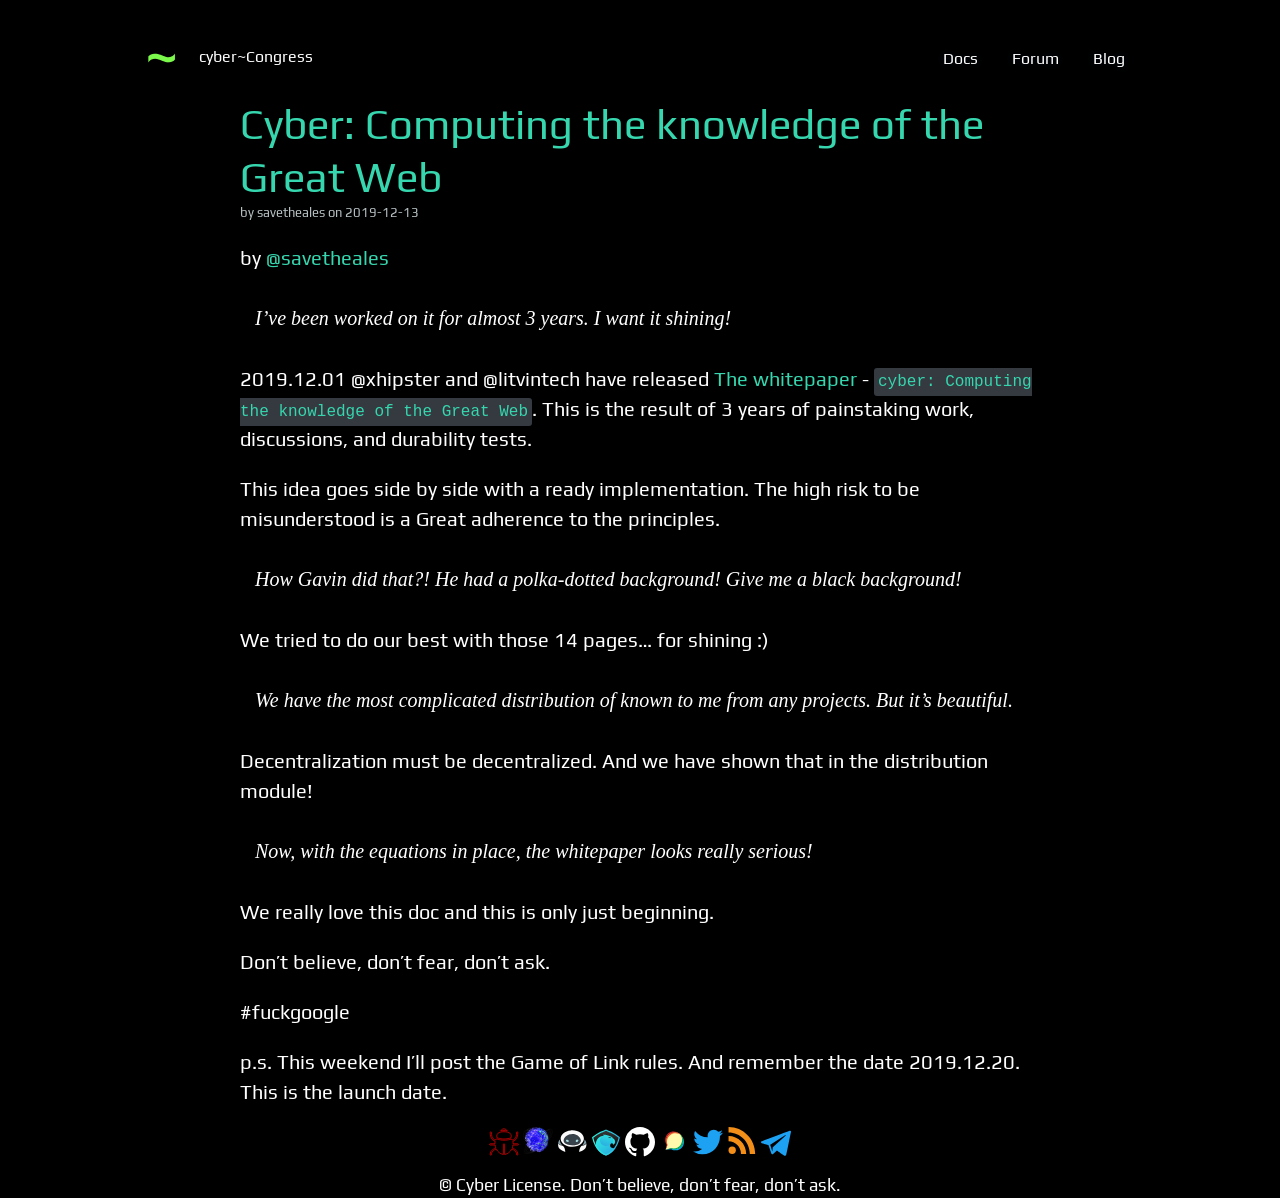
<file: cyber-computing-the-knowledge-of-the-great-web/index.html>
<!DOCTYPE html>
<html lang="en">
<head>
  <meta charset="utf-8" />
<meta http-equiv="X-UA-Compatible" content="IE=edge,chrome=1" />
<meta name="viewport" content="width=device-width, initial-scale=1, shrink-to-fit=no">

<title>Cyber: Computing the knowledge of the Great Web</title>
<meta name="description" content="A peer-to-peer hypermedia protocol to make the web faster, safer, and more open." />
<meta name="author" content="savetheales" />

<link rel="canonical" href="../cyber-computing-the-knowledge-of-the-great-web/" />
<link rel="alternate" href="../cyber-computing-the-knowledge-of-the-great-web/" hreflang="x-default">


<meta property="og:type" content="website" />
<meta property="og:description" content="A peer-to-peer hypermedia protocol to make the web faster, safer, and more open." />
<meta property="og:title" content="Cyber: Computing the knowledge of the Great Web" />
<meta property="og:site_name" content="cyber~Congress" />
<meta property="og:url" content="/cyber-computing-the-knowledge-of-the-great-web/" />
<meta property="og:locale" content="en_US">
<meta property="og:image" content="//img/ipfs-logo-256-ice.png" />
<meta property="og:image:type" content="image/png" />
<meta property="og:image:width" contentlogo="146" />
<meta property="og:image:height" content="166" />

<meta name="twitter:card" content="summary" />
<meta name="twitter:site" content="cyber~Congress" />
<meta name="twitter:title" content="Cyber: Computing the knowledge of the Great Web" />
<meta name="twitter:creator" content="savetheales" />
<meta name="twitter:description" content="A peer-to-peer hypermedia protocol to make the web faster, safer, and more open." />
<meta name="twitter:domain" content="https://cybercongress.ai" />
<meta name="twitter:image:src" content="//img/ipfs-logo-256-ice.png" />

<link rel="stylesheet" href="../css/main.css" />
<link rel="stylesheet" href="../highlight/github-gist.css" />
<link rel="stylesheet" href="../asciinema/asciinema-player.css" />

<link rel="shortcut icon" href="../img/newlogo.png">
<link rel="alternate feed" href="../index.xml" type="application/rss+xml" title="IPFS Blog" />

<script src="../asciinema/asciinema-player.js"></script>
<script src="../highlight/highlight.js"></script>

<script type="text/javascript">
    var baseurl = "\/";
</script>


<script>hljs.initHighlightingOnLoad()</script>

<script type="application/javascript">
var doNotTrack = false;
if (!doNotTrack) {
	window.ga=window.ga||function(){(ga.q=ga.q||[]).push(arguments)};ga.l=+new Date;
	ga('create', 'UA-52930282-2', 'auto');
	
	ga('send', 'pageview');
}
</script>
<script async src='https://www.google-analytics.com/analytics.js'></script>

</head>
<body>
  <header class="header-has-logo"  id="stars" >
        <div class="container cf">
          <h1 class="pull-left logo margin-bottom">
            <a href="../" class="logo ipfs-logo transition transition-fadeout">cyber~Congress</a>
            <a href="../"><span class='logo-text'>cyber~Congress</span></a>
          </h1>
          <nav role="navigation" class="pull-right top-nav top-nav-dark cf">
            <input id="menu-toggle" type="checkbox" class="menu-toggle">
            <label for="menu-toggle"></label>
            <ul class="list-unstyled list-inline cf">
              <li><a href="../docs/go-cyber/cyberd/"
                  >Docs</a></li>
              <li><a href="http://ai.cybercongress.ai/" >Forum</a></li>
              <li><a href="../post" >Blog</a></li>
            </ul>
          </nav>
         
        </div>
        <div class="view-more">
          <label>View more</label><a href="#"></a>
        </div>
      </header>
    

  <div class="container">

    


    <div class="post">
      <h1>Cyber: Computing the knowledge of the Great Web</h1>
      <p class="date">by savetheales on 2019-12-13</p>

      <p>
</p>

      <p>by <a href="cyb://0x00CA47db1BE92C1072e973fd8DC4A082f7d70214.eth">@savetheales</a></p>

<blockquote>
<p>I&rsquo;ve been worked on it for almost 3 years. I want it shining!</p>
</blockquote>

<p>2019.12.01 @xhipster and @litvintech have released <a href="https://ipfs.io/ipfs/https://ipfs.io/ipfs/QmQ1Vong13MDNxixDyUdjniqqEj8sjuNEBYMyhQU4gQgq3">The whitepaper</a> - <code>cyber: Computing the knowledge of the Great Web</code>. This is the result of 3 years of painstaking work, discussions, and durability tests.</p>

<p>This idea goes side by side with a ready implementation. The high risk to be misunderstood is a Great adherence to the principles.</p>

<blockquote>
<p>How Gavin did that?! He had a polka-dotted background! Give me a black background!</p>
</blockquote>

<p>We tried to do our best with those 14 pages&hellip; for shining :)</p>

<blockquote>
<p>We have the most complicated distribution of known to me from any projects. But it&rsquo;s beautiful.</p>
</blockquote>

<p>Decentralization must be decentralized. And we have shown that in the distribution module!</p>

<blockquote>
<p>Now, with the equations in place, the whitepaper looks really serious!</p>
</blockquote>

<p>We really love this doc and this is only just beginning.</p>

<p>Don’t believe, don’t fear, don’t ask.</p>

<p>#fuckgoogle</p>

<p>p.s. This weekend I&rsquo;ll post the Game of Link rules. And remember the date 2019.12.20. This is the launch date.</p>


      
          <h2 id="comments">Comments</h2>
          <div id='discourse-comments'></div>
          <script type="text/javascript">
            DiscourseEmbed = { discourseUrl: 'https://discuss.ipfs.io/',
              discourseEmbedUrl: 'https://ipfs.io/blog/cyber-computing-the-knowledge-of-the-great-web' };
              if (window.location.hostname === 'blog.ipfs.io') {
                (function() {
                  var d = document.createElement('script'); d.type = 'text/javascript'; d.async = true;
                  d.src = DiscourseEmbed.discourseUrl + 'javascripts/embed.js';
                  (document.getElementsByTagName('head')[0] || document.getElementsByTagName('body')[0]).appendChild(d);
                })();
              } else {
                 
                 
                 document.getElementById('comments').style.display = 'none';
                 document.getElementById('discourse-comments').style.display = 'none';
              }
          </script>
      
    </div>
  </div> 

  <footer role="contentinfo" class="footer-primary">
  <div class="container cf">
    <div class="cf">
      
      <div class="share-links center">
        <ul class="share list-unstyled">
          
          <li><a class="Cyber-page" target="_blank" href="https://cyber.page/">Cyber-page</a></li>
          
          <li><a class="Cyberd" target="_blank" href="https://cyberd.ai/">Cyberd</a></li>
          
          <li><a class="Cyb" target="_blank" href="https://cyb.ai/">Cyb</a></li>
          
          <li><a class="Aragon" target="_blank" href="https://mainnet.aragon.org/#/cybercongress/0x4feb2bcc5907e7779130c093eef8fb44502c1330">Aragon</a></li>
          
          <li><a class="Github" target="_blank" href="https://github.com/cybercongress">Github</a></li>
          
          <li><a class="Forum" target="_blank" href="https://ai.cybercongress.ai/">Forum</a></li>
          
          <li><a class="Twitter" target="_blank" href="https://twitter.com/cyber_devs">Twitter</a></li>
          
          <li><a class="Rss" target="_blank" href="https://cybercongress.ai/index.xml">Rss</a></li>
          
          <li><a class="Telegram" target="_blank" href="https://t.me/fuckgoogle">Telegram</a></li>
          
        </ul>
      </div>
    </div>
    <p class="footer-copyright center">© Cyber License. Don’t believe, don’t fear, don’t ask.</p>
  </div>
</footer>



</body>
</html>
</file>
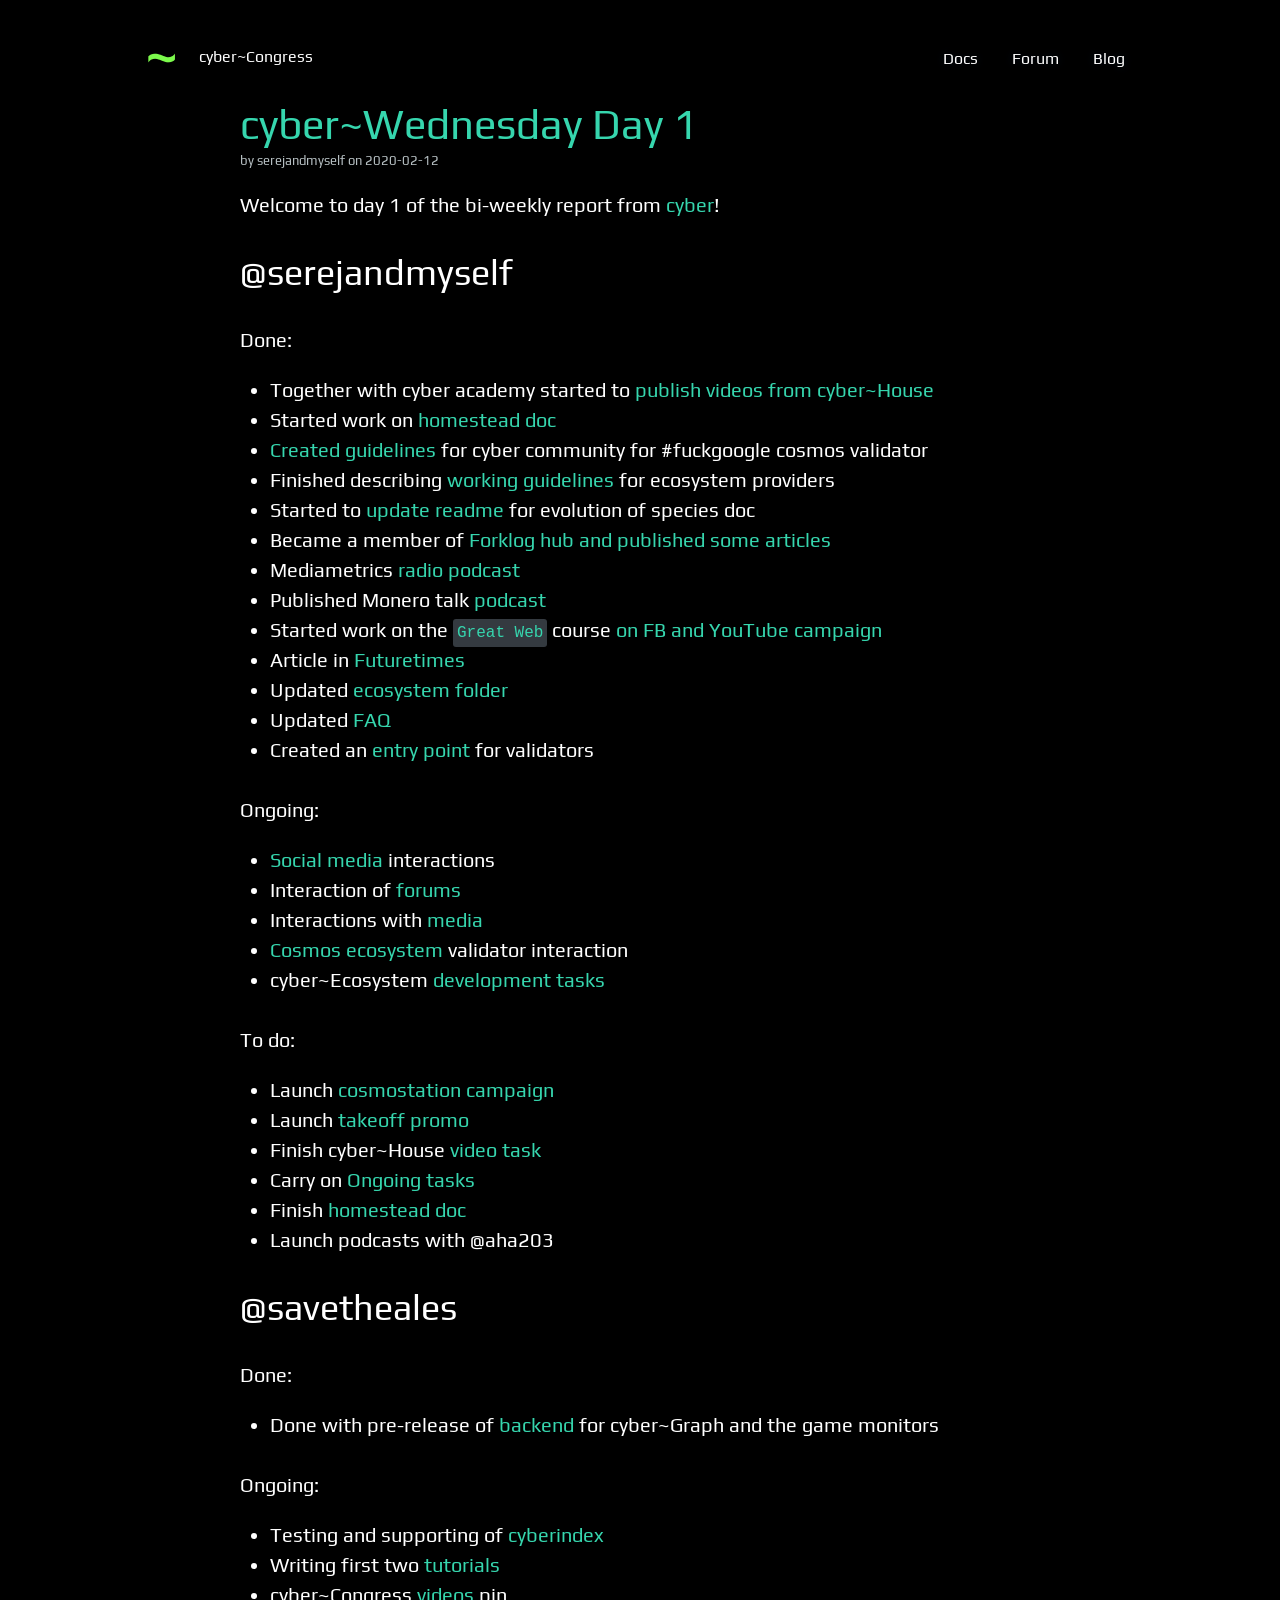
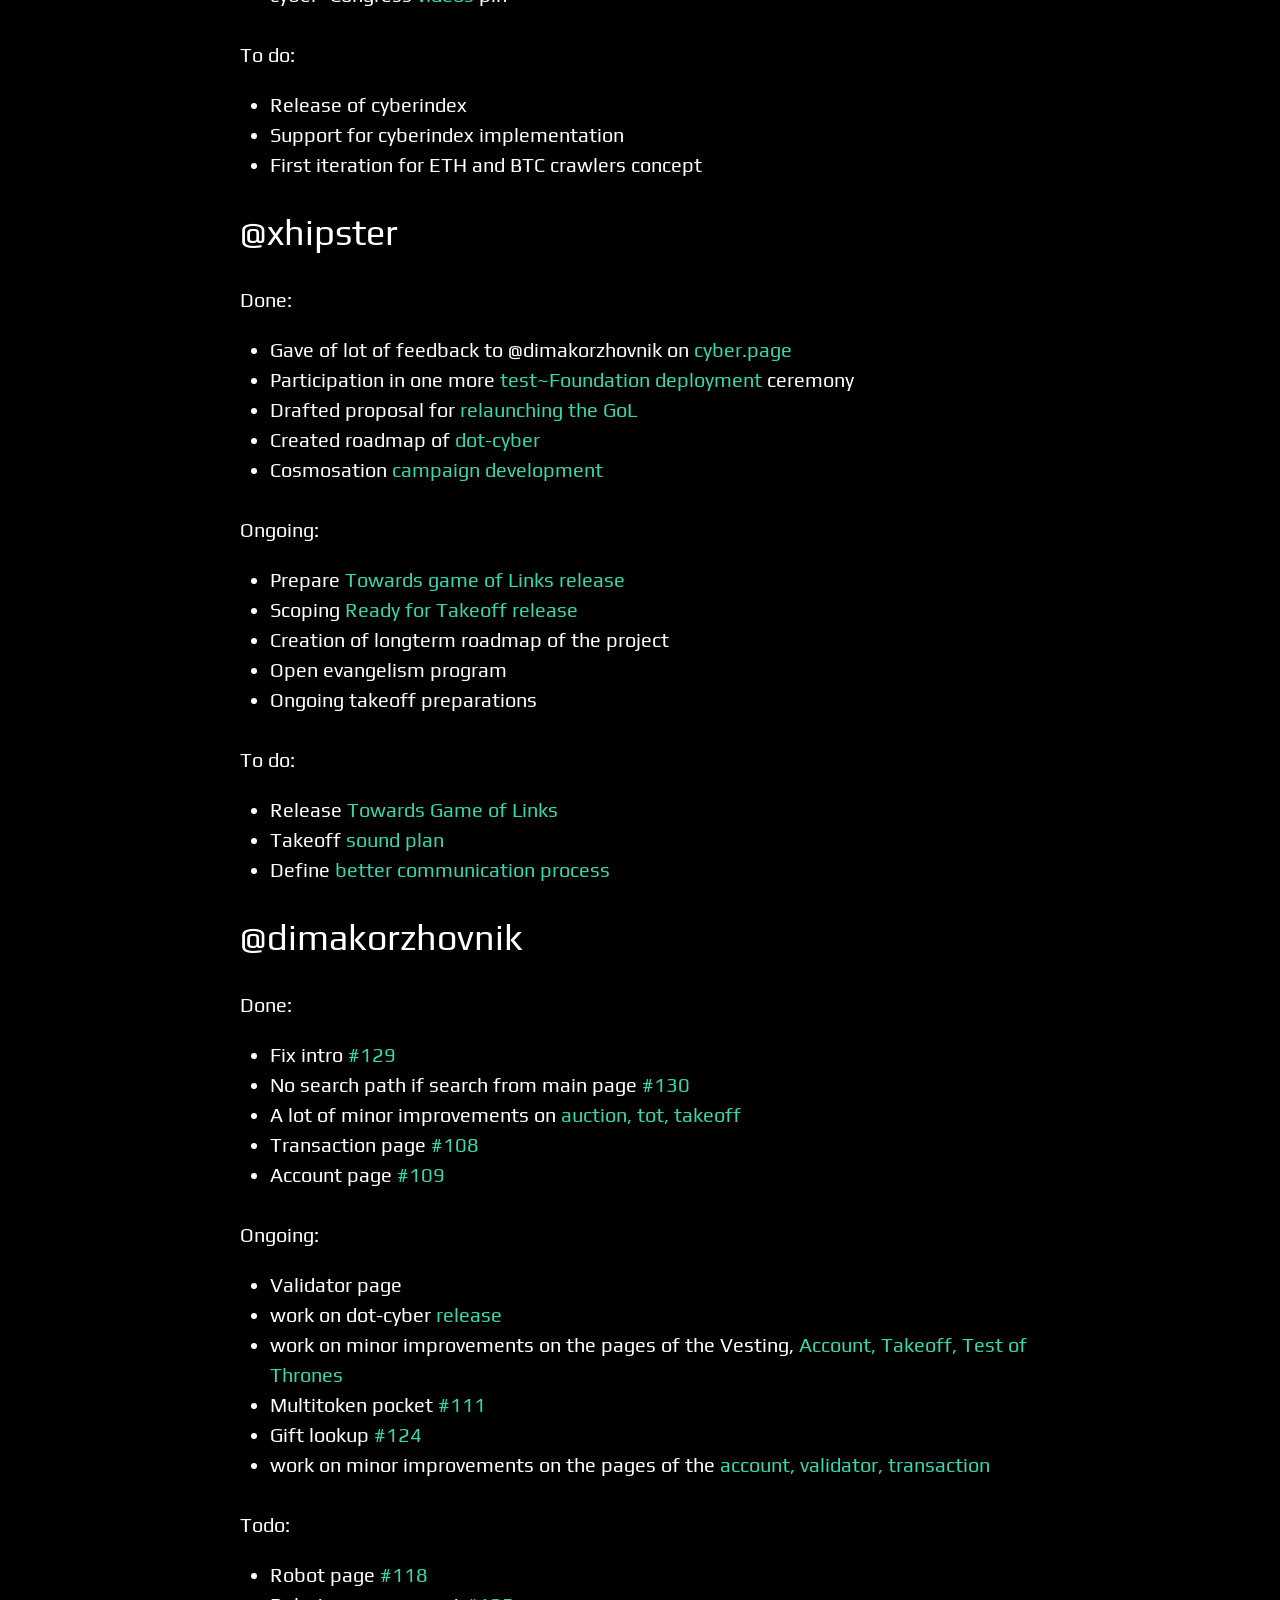
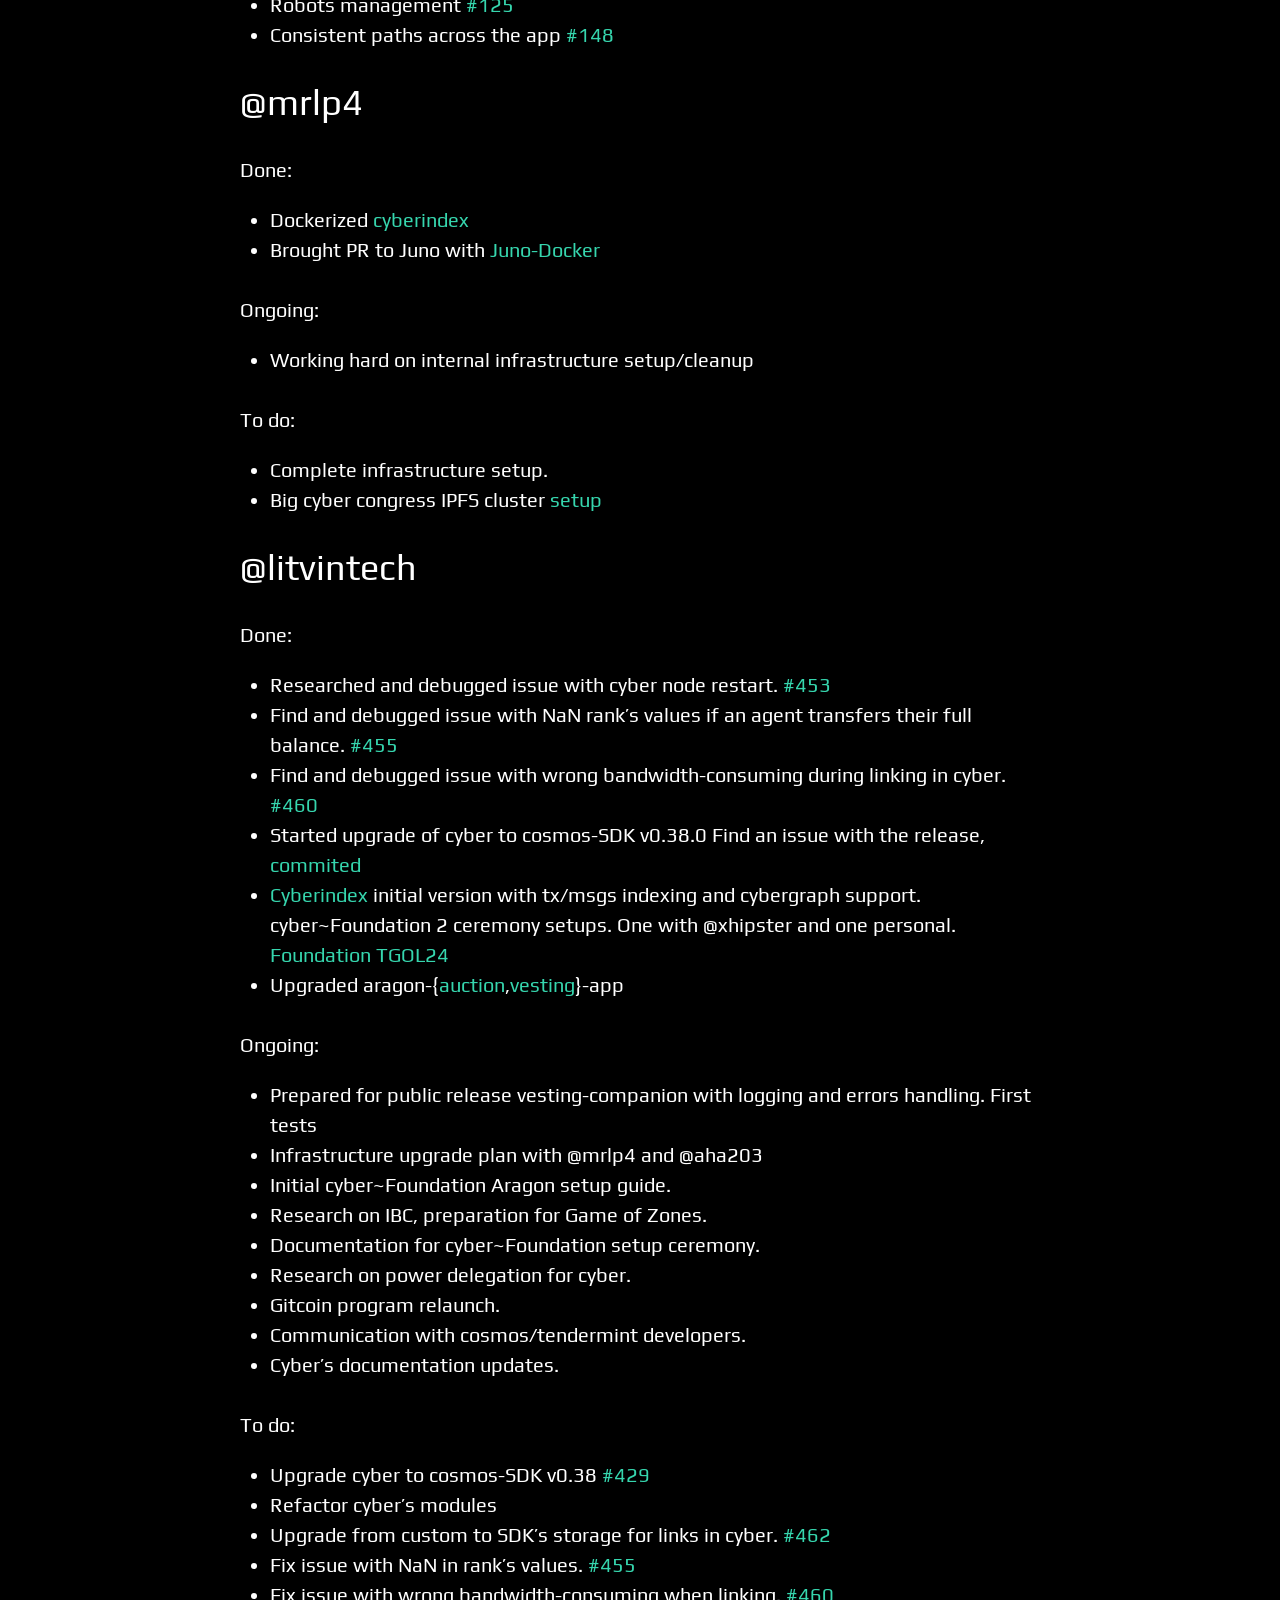
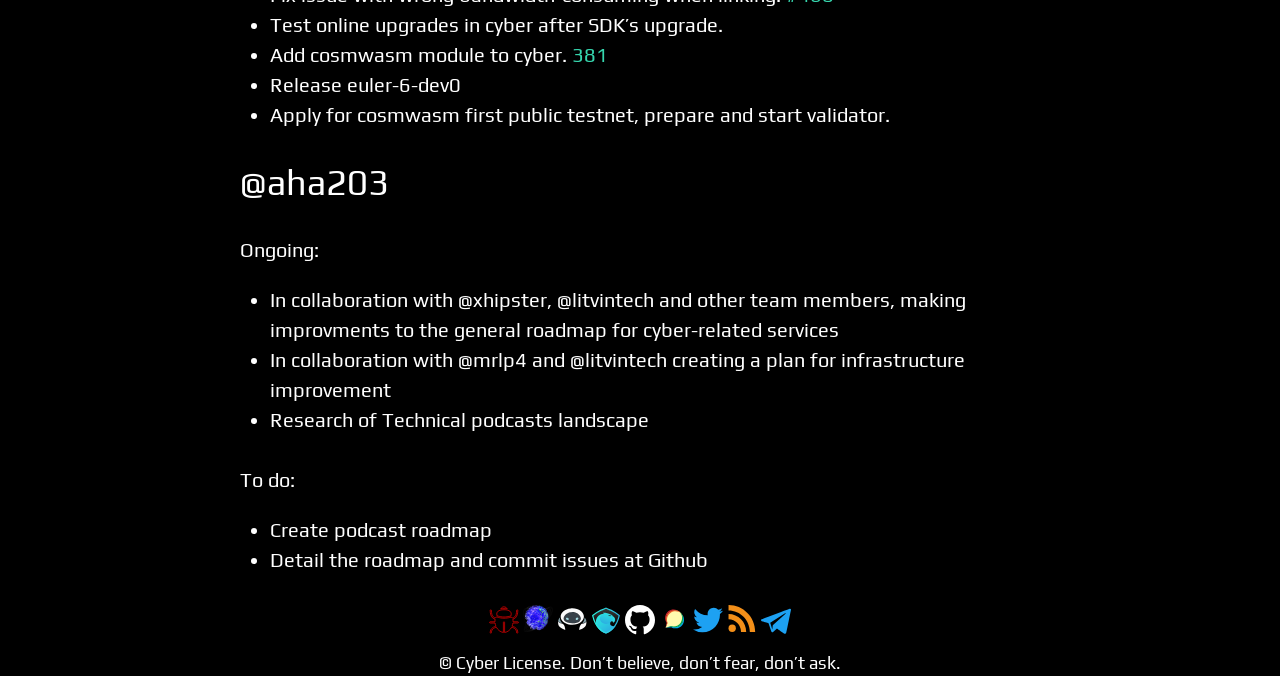
<file: cyber-report-1/index.html>
<!DOCTYPE html>
<html lang="en">
<head>
  <meta charset="utf-8" />
<meta http-equiv="X-UA-Compatible" content="IE=edge,chrome=1" />
<meta name="viewport" content="width=device-width, initial-scale=1, shrink-to-fit=no">

<title>cyber~Wednesday Day 1</title>
<meta name="description" content="A peer-to-peer hypermedia protocol to make the web faster, safer, and more open." />
<meta name="author" content="serejandmyself" />

<link rel="canonical" href="../cyber-report-1/" />
<link rel="alternate" href="../cyber-report-1/" hreflang="x-default">


<meta property="og:type" content="website" />
<meta property="og:description" content="A peer-to-peer hypermedia protocol to make the web faster, safer, and more open." />
<meta property="og:title" content="cyber~Wednesday Day 1" />
<meta property="og:site_name" content="cyber~Congress" />
<meta property="og:url" content="/cyber-report-1/" />
<meta property="og:locale" content="en_US">
<meta property="og:image" content="//img/ipfs-logo-256-ice.png" />
<meta property="og:image:type" content="image/png" />
<meta property="og:image:width" contentlogo="146" />
<meta property="og:image:height" content="166" />

<meta name="twitter:card" content="summary" />
<meta name="twitter:site" content="cyber~Congress" />
<meta name="twitter:title" content="cyber~Wednesday Day 1" />
<meta name="twitter:creator" content="serejandmyself" />
<meta name="twitter:description" content="A peer-to-peer hypermedia protocol to make the web faster, safer, and more open." />
<meta name="twitter:domain" content="https://cybercongress.ai" />
<meta name="twitter:image:src" content="//img/ipfs-logo-256-ice.png" />

<link rel="stylesheet" href="../css/main.css" />
<link rel="stylesheet" href="../highlight/github-gist.css" />
<link rel="stylesheet" href="../asciinema/asciinema-player.css" />

<link rel="shortcut icon" href="../img/newlogo.png">
<link rel="alternate feed" href="../index.xml" type="application/rss+xml" title="IPFS Blog" />

<script src="../asciinema/asciinema-player.js"></script>
<script src="../highlight/highlight.js"></script>

<script type="text/javascript">
    var baseurl = "\/";
</script>


<script>hljs.initHighlightingOnLoad()</script>

<script type="application/javascript">
var doNotTrack = false;
if (!doNotTrack) {
	window.ga=window.ga||function(){(ga.q=ga.q||[]).push(arguments)};ga.l=+new Date;
	ga('create', 'UA-52930282-2', 'auto');
	
	ga('send', 'pageview');
}
</script>
<script async src='https://www.google-analytics.com/analytics.js'></script>

</head>
<body>
  <header class="header-has-logo"  id="stars" >
        <div class="container cf">
          <h1 class="pull-left logo margin-bottom">
            <a href="../" class="logo ipfs-logo transition transition-fadeout">cyber~Congress</a>
            <a href="../"><span class='logo-text'>cyber~Congress</span></a>
          </h1>
          <nav role="navigation" class="pull-right top-nav top-nav-dark cf">
            <input id="menu-toggle" type="checkbox" class="menu-toggle">
            <label for="menu-toggle"></label>
            <ul class="list-unstyled list-inline cf">
              <li><a href="../docs/go-cyber/cyberd/"
                  >Docs</a></li>
              <li><a href="http://ai.cybercongress.ai/" >Forum</a></li>
              <li><a href="../post" >Blog</a></li>
            </ul>
          </nav>
         
        </div>
        <div class="view-more">
          <label>View more</label><a href="#"></a>
        </div>
      </header>
    

  <div class="container">

    


    <div class="post">
      <h1>cyber~Wednesday Day 1</h1>
      <p class="date">by serejandmyself on 2020-02-12</p>

      <p>
</p>

      

<p>Welcome to day 1 of the bi-weekly report from <a href="https://cyber.page/">cyber</a>!</p>

<h2 id="serejandmyself">@serejandmyself</h2>

<p>Done:</p>

<ul>
<li>Together with cyber academy started to <a href="https://www.youtube.com/watch?v=AMUatLPfNJM&amp;list=PLOcP3DXQoNUXmh7ob0Fm6p12L20zn0zbT">publish videos from cyber~House</a></li>
<li>Started work on <a href="https://github.com/cybercongress/congress/blob/master/ecosystem/Cyber%20Homestead%20doc.md">homestead doc</a></li>
<li><a href="https://github.com/cybercongress/congress/issues/296">Created guidelines</a> for cyber community for #fuckgoogle cosmos validator</li>
<li>Finished describing <a href="https://github.com/cybercongress/congress/issues/285">working guidelines</a> for ecosystem providers</li>
<li>Started to <a href="https://github.com/cybercongress/congress/pull/288">update readme</a> for evolution of species doc</li>
<li>Became a member of <a href="https://hub.forklog.com/companies/cyber/">Forklog hub and published some articles</a></li>
<li>Mediametrics <a href="https://www.youtube.com/watch?v=QbztyLmsXHc">radio podcast</a></li>
<li>Published Monero talk <a href="https://www.youtube.com/watch?v=FEGlQmxCMFg">podcast</a></li>
<li>Started work on the <code>Great Web</code> course <a href="https://www.youtube.com/watch?v=z8eXzAMSkq0&amp;list=PLVgXf-V4TQc3q7NDPZhO8ASQEn3jHtM84">on FB and YouTube campaign</a></li>
<li>Article in <a href="https://futuretime.ai/2020/01/24/taking-back-control-with-search/">Futuretimes</a></li>
<li>Updated <a href="https://github.com/cybercongress/congress/tree/master/ecosystem">ecosystem folder</a></li>
<li>Updated <a href="https://github.com/cybercongress/congress/blob/master/ecosystem/ELI-5%20FAQ.md">FAQ</a></li>
<li>Created an <a href="https://github.com/cybercongress/congress/blob/d98caa14155424e72ceb22b0259df83e3b94fe32/ecosystem/validators/onboarding.md">entry point</a> for validators</li>
</ul>

<p>Ongoing:</p>

<ul>
<li><a href="https://github.com/cybercongress/congress/tree/master/ecosystem/profiles">Social media</a> interactions</li>
<li>Interaction of <a href="https://github.com/cybercongress/congress/tree/master/ecosystem/profiles">forums</a></li>
<li>Interactions with <a href="https://ai.cybercongress.ai/t/mentions-of-the-beast-in-the-wild-any-links-that-mention-cyber-cyb-etc-are-a-fair-game/40/45">media</a></li>
<li><a href="https://cosmonauts.world/">Cosmos ecosystem</a> validator interaction</li>
<li>cyber~Ecosystem <a href="https://github.com/cybercongress/congress/blob/master/ecosystem/cyber~Ecosystem%20development%20paper.md">development tasks</a></li>
</ul>

<p>To do:</p>

<ul>
<li>Launch <a href="https://github.com/cybercongress/congress/issues/304">cosmostation campaign</a></li>
<li>Launch <a href="https://github.com/cybercongress/congress/issues/307">takeoff promo</a></li>
<li>Finish cyber~House <a href="https://github.com/cybercongress/congress/issues/303">video task</a></li>
<li>Carry on <a href="https://github.com/cybercongress/congress/new/master/site/content/post#serejandmyself">Ongoing tasks</a></li>
<li>Finish <a href="https://github.com/cybercongress/congress/issues/290">homestead doc</a></li>
<li>Launch podcasts with @aha203</li>
</ul>

<h2 id="savetheales">@savetheales</h2>

<p>Done:</p>

<ul>
<li>Done with pre-release of <a href="https://github.com/cybercongress/cyberindex/projects/1">backend</a> for cyber~Graph and the game monitors</li>
</ul>

<p>Ongoing:</p>

<ul>
<li>Testing and supporting of <a href="https://github.com/cybercongress/cyberindex">cyberindex</a></li>
<li>Writing first two <a href="https://github.com/cybercongress/congress/issues/290">tutorials</a></li>
<li>cyber~Congress <a href="https://github.com/cybercongress/congress/issues/303">videos</a> pin</li>
</ul>

<p>To do:</p>

<ul>
<li>Release of cyberindex</li>
<li>Support for cyberindex implementation</li>
<li>First iteration for ETH and BTC crawlers concept</li>
</ul>

<h2 id="xhipster">@xhipster</h2>

<p>Done:</p>

<ul>
<li>Gave of lot of feedback to @dimakorzhovnik on <a href="https://cyber.page">cyber.page</a></li>
<li>Participation in one more <a href="https://rinkeby.aragon.org/#/tgol24/">test~Foundation deployment</a> ceremony</li>
<li>Drafted proposal for <a href="https://github.com/cybercongress/congress/issues/309">relaunching the GoL</a></li>
<li>Created roadmap of <a href="https://github.com/cybercongress/dot-cyber/projects?query=is%3Aopen+sort%3Aname-asc">dot-cyber</a></li>
<li>Cosmosation <a href="https://github.com/cybercongress/congress/issues/304">campaign development</a></li>
</ul>

<p>Ongoing:</p>

<ul>
<li>Prepare <a href="https://github.com/cybercongress/dot-cyber/projects/3">Towards game of Links release</a></li>
<li>Scoping <a href="https://github.com/cybercongress/dot-cyber/projects/5">Ready for Takeoff release</a></li>
<li>Creation of longterm roadmap of the project</li>
<li>Open evangelism program</li>
<li>Ongoing takeoff preparations</li>
</ul>

<p>To do:</p>

<ul>
<li>Release <a href="https://github.com/cybercongress/dot-cyber/projects/3">Towards Game of Links</a></li>
<li>Takeoff <a href="https://github.com/cybercongress/congress/issues/220">sound plan</a></li>
<li>Define <a href="https://github.com/cybercongress/congress/issues/161">better communication process</a></li>
</ul>

<h2 id="dimakorzhovnik">@dimakorzhovnik</h2>

<p>Done:</p>

<ul>
<li>Fix intro <a href="https://github.com/cybercongress/dot-cyber/issues/129">#129</a></li>
<li>No search path if search from main page <a href="https://github.com/cybercongress/dot-cyber/issues/130">#130</a></li>
<li>A lot of minor improvements on <a href="https://github.com/cybercongress/dot-cyber/pull/145">auction, tot, takeoff</a></li>
<li>Transaction page <a href="https://github.com/cybercongress/dot-cyber/issues/108">#108</a></li>
<li>Account page <a href="https://github.com/cybercongress/dot-cyber/issues/109">#109</a></li>
</ul>

<p>Ongoing:</p>

<ul>
<li>Validator page</li>
<li>work on dot-cyber <a href="https://github.com/cybercongress/dot-cyber/projects/3">release</a></li>
<li>work on minor improvements on the pages of the Vesting, <a href="https://github.com/cybercongress/dot-cyber/pull/145">Account, Takeoff, Test of Thrones</a></li>
<li>Multitoken pocket <a href="https://github.com/cybercongress/dot-cyber/issues/111">#111</a></li>
<li>Gift lookup <a href="https://github.com/cybercongress/dot-cyber/issues/124">#124</a></li>
<li>work on minor improvements on the pages of the <a href="https://github.com/cybercongress/dot-cyber/pull/142">account, validator, transaction</a></li>
</ul>

<p>Todo:</p>

<ul>
<li>Robot page <a href="https://github.com/cybercongress/dot-cyber/issues/118">#118</a></li>
<li>Robots management <a href="https://github.com/cybercongress/dot-cyber/issues/125">#125</a></li>
<li>Consistent paths across the app <a href="https://github.com/cybercongress/dot-cyber/issues/148">#148</a></li>
</ul>

<h2 id="mrlp4">@mrlp4</h2>

<p>Done:</p>

<ul>
<li>Dockerized <a href="https://github.com/cybercongress/cyberindex/pull/2">cyberindex</a></li>
<li>Brought PR to Juno with <a href="https://github.com/fissionlabsio/juno/pull/18">Juno-Docker</a></li>
</ul>

<p>Ongoing:</p>

<ul>
<li>Working hard on internal infrastructure setup/cleanup</li>
</ul>

<p>To do:</p>

<ul>
<li>Complete infrastructure setup.</li>
<li>Big cyber congress IPFS cluster <a href="https://github.com/cybercongress/congress/issues/300">setup</a></li>
</ul>

<h2 id="litvintech">@litvintech</h2>

<p>Done:</p>

<ul>
<li>Researched and debugged issue with cyber node restart. <a href="https://github.com/cybercongress/cyberd/issues/453">#453</a></li>
<li>Find and debugged issue with NaN rank&rsquo;s values if an agent transfers their full balance. <a href="https://github.com/cybercongress/cyberd/issues/455">#455</a></li>
<li>Find and debugged issue with wrong bandwidth-consuming during linking in cyber. <a href="https://github.com/cybercongress/cyberd/issues/460">#460</a></li>
<li>Started upgrade of cyber to cosmos-SDK v0.38.0 Find an issue with the release, <a href="https://github.com/cosmos/cosmos-sdk/issues/5570">commited</a></li>
<li><a href="https://github.com/cybercongress/cyberindex">Cyberindex</a> initial version with tx/msgs indexing and cybergraph support.
cyber~Foundation 2 ceremony setups. One with @xhipster and one personal. <a href="https://rinkeby.aragon.org/#/tgol24">Foundation TGOL24</a></li>
<li>Upgraded aragon-{<a href="https://github.com/cybercongress/aragon-auction-app">auction</a>,<a href="https://github.com/cybercongress/aragon-auction-app">vesting</a>}-app</li>
</ul>

<p>Ongoing:</p>

<ul>
<li>Prepared for public release vesting-companion with logging and errors handling. First tests</li>
<li>Infrastructure upgrade plan with @mrlp4 and @aha203</li>
<li>Initial cyber~Foundation Aragon setup guide.</li>
<li>Research on IBC, preparation for Game of Zones.</li>
<li>Documentation for cyber~Foundation setup ceremony.</li>
<li>Research on power delegation for cyber.</li>
<li>Gitcoin program relaunch.</li>
<li>Communication with cosmos/tendermint developers.</li>
<li>Cyber&rsquo;s documentation updates.</li>
</ul>

<p>To do:</p>

<ul>
<li>Upgrade cyber to cosmos-SDK v0.38 <a href="https://github.com/cybercongress/cyberd/issues/429">#429</a></li>
<li>Refactor cyber&rsquo;s modules</li>
<li>Upgrade from custom to SDK&rsquo;s storage for links in cyber. <a href="https://github.com/cybercongress/cyberd/issues/462">#462</a></li>
<li>Fix issue with NaN in rank&rsquo;s values. <a href="https://github.com/cybercongress/cyberd/issues/455">#455</a></li>
<li>Fix issue with wrong bandwidth-consuming when linking. <a href="https://github.com/cybercongress/cyberd/issues/460">#460</a></li>
<li>Test online upgrades in cyber after SDK&rsquo;s upgrade.</li>
<li>Add cosmwasm module to cyber. <a href="https://github.com/cybercongress/cyberd/issues/381">381</a></li>
<li>Release euler-6-dev0</li>
<li>Apply for cosmwasm first public testnet, prepare and start validator.</li>
</ul>

<h2 id="aha203">@aha203</h2>

<p>Ongoing:</p>

<ul>
<li>In collaboration with @xhipster, @litvintech and other team members, making improvments to the general roadmap for cyber-related services</li>
<li>In collaboration with @mrlp4 and @litvintech creating a plan for infrastructure improvement</li>
<li>Research of Technical podcasts landscape</li>
</ul>

<p>To do:</p>

<ul>
<li>Create podcast roadmap</li>
<li>Detail the roadmap and commit issues at Github</li>
</ul>


      
          <h2 id="comments">Comments</h2>
          <div id='discourse-comments'></div>
          <script type="text/javascript">
            DiscourseEmbed = { discourseUrl: 'https://discuss.ipfs.io/',
              discourseEmbedUrl: 'https://ipfs.io/blog/cyber-report-1' };
              if (window.location.hostname === 'blog.ipfs.io') {
                (function() {
                  var d = document.createElement('script'); d.type = 'text/javascript'; d.async = true;
                  d.src = DiscourseEmbed.discourseUrl + 'javascripts/embed.js';
                  (document.getElementsByTagName('head')[0] || document.getElementsByTagName('body')[0]).appendChild(d);
                })();
              } else {
                 
                 
                 document.getElementById('comments').style.display = 'none';
                 document.getElementById('discourse-comments').style.display = 'none';
              }
          </script>
      
    </div>
  </div> 

  <footer role="contentinfo" class="footer-primary">
  <div class="container cf">
    <div class="cf">
      
      <div class="share-links center">
        <ul class="share list-unstyled">
          
          <li><a class="Cyber-page" target="_blank" href="https://cyber.page/">Cyber-page</a></li>
          
          <li><a class="Cyberd" target="_blank" href="https://cyberd.ai/">Cyberd</a></li>
          
          <li><a class="Cyb" target="_blank" href="https://cyb.ai/">Cyb</a></li>
          
          <li><a class="Aragon" target="_blank" href="https://mainnet.aragon.org/#/cybercongress/0x4feb2bcc5907e7779130c093eef8fb44502c1330">Aragon</a></li>
          
          <li><a class="Github" target="_blank" href="https://github.com/cybercongress">Github</a></li>
          
          <li><a class="Forum" target="_blank" href="https://ai.cybercongress.ai/">Forum</a></li>
          
          <li><a class="Twitter" target="_blank" href="https://twitter.com/cyber_devs">Twitter</a></li>
          
          <li><a class="Rss" target="_blank" href="https://cybercongress.ai/index.xml">Rss</a></li>
          
          <li><a class="Telegram" target="_blank" href="https://t.me/fuckgoogle">Telegram</a></li>
          
        </ul>
      </div>
    </div>
    <p class="footer-copyright center">© Cyber License. Don’t believe, don’t fear, don’t ask.</p>
  </div>
</footer>



</body>
</html>
</file>
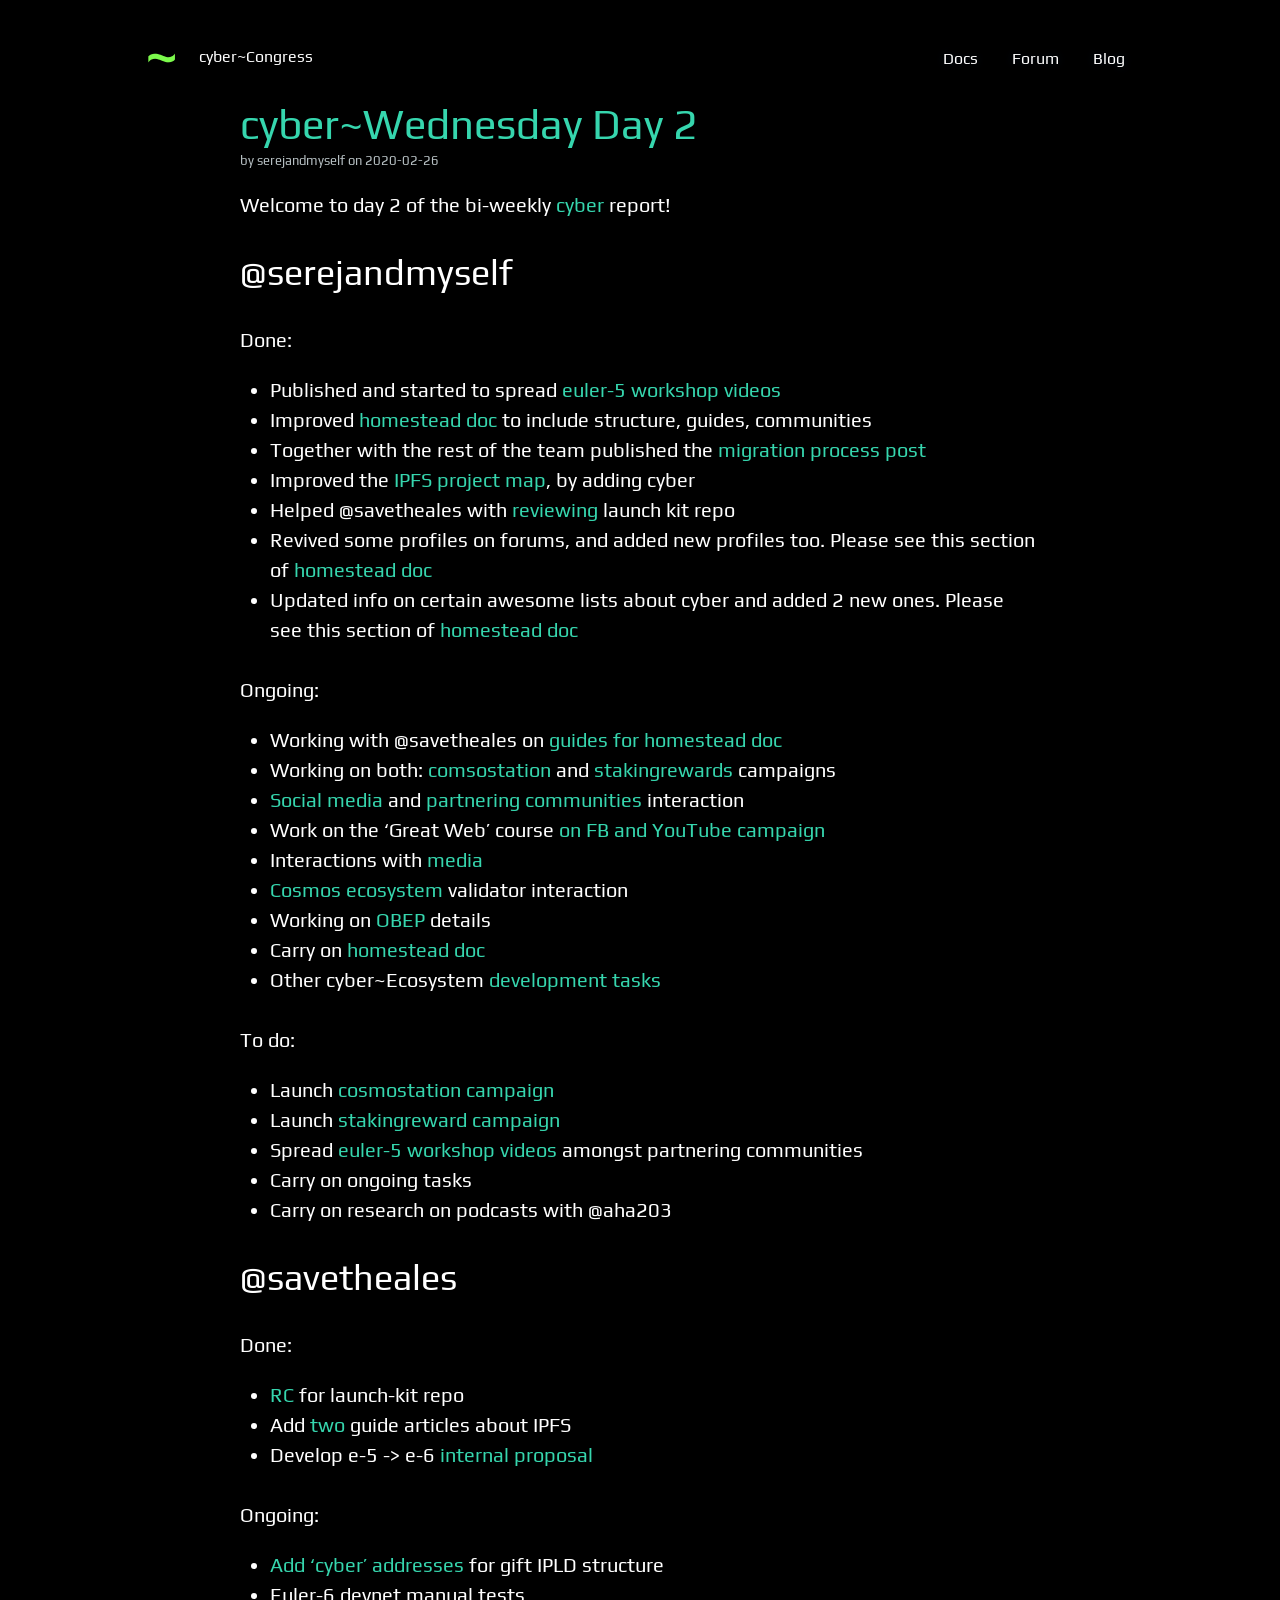
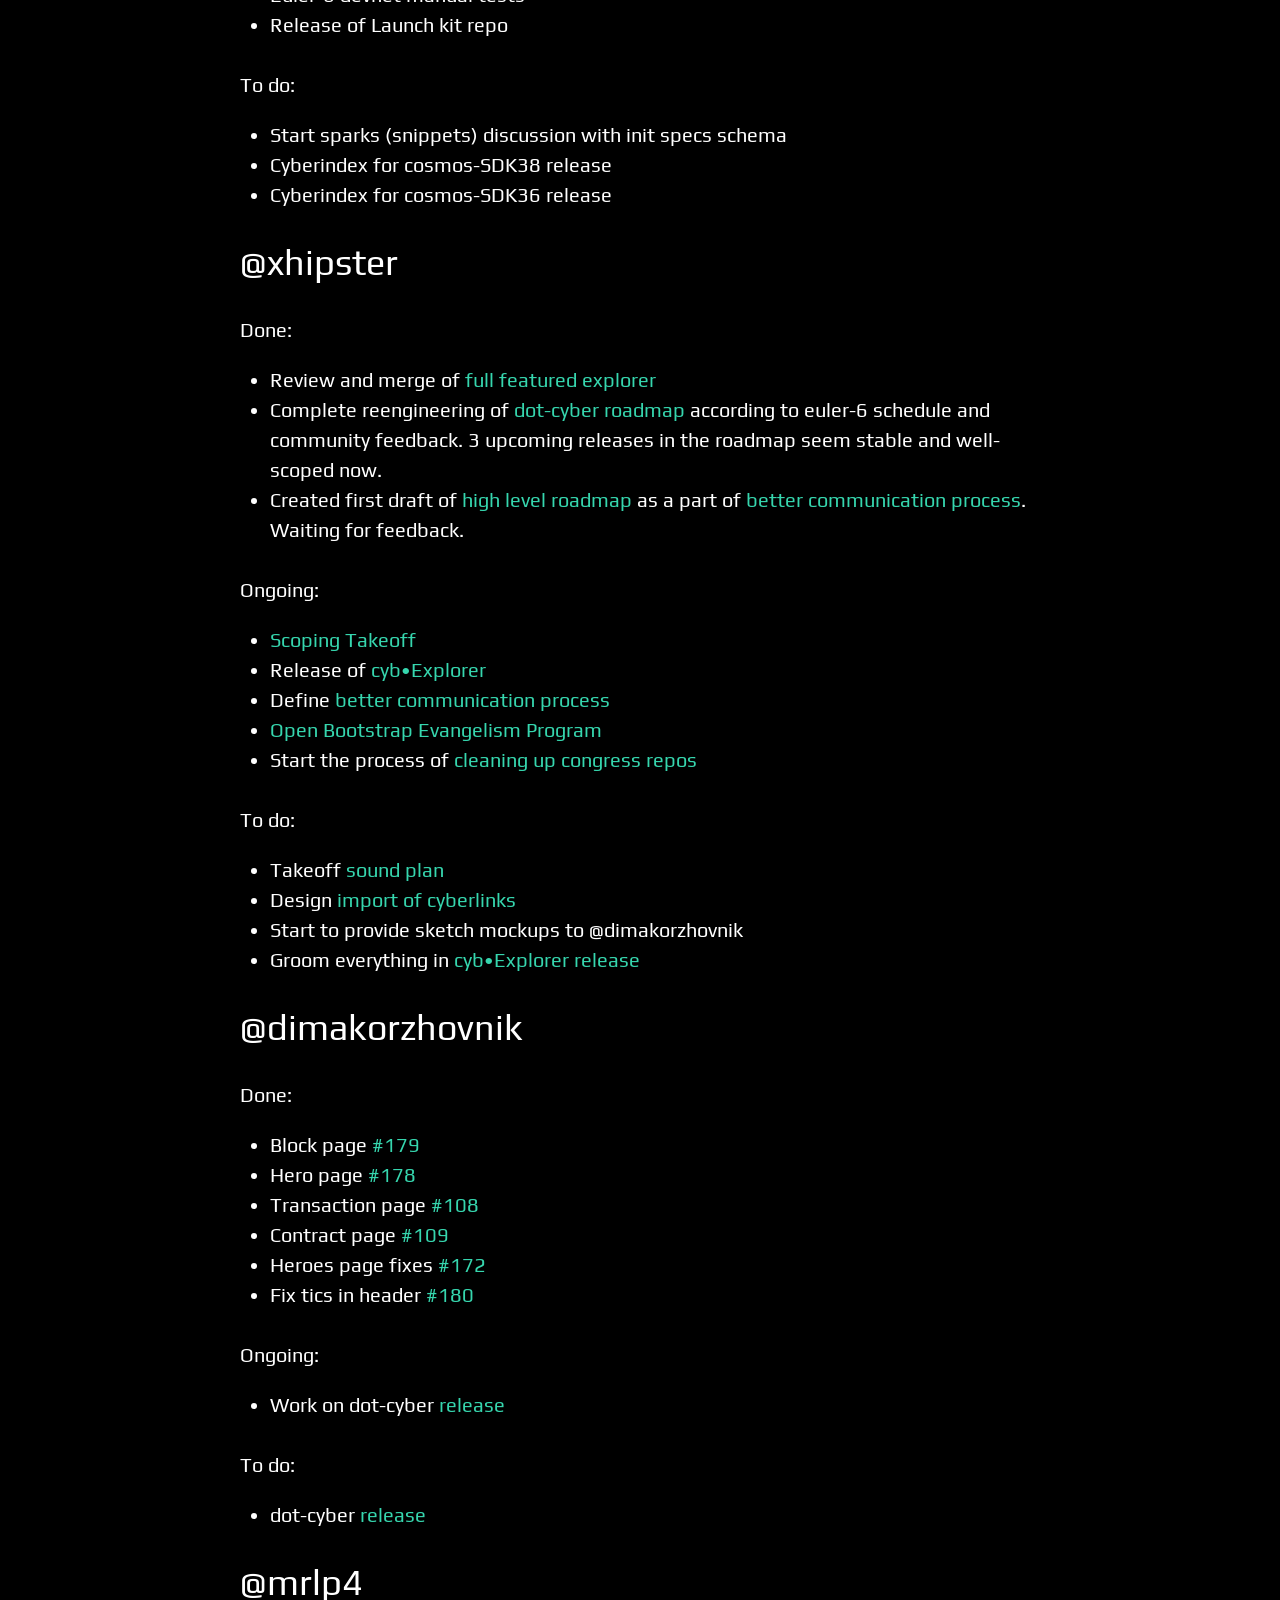
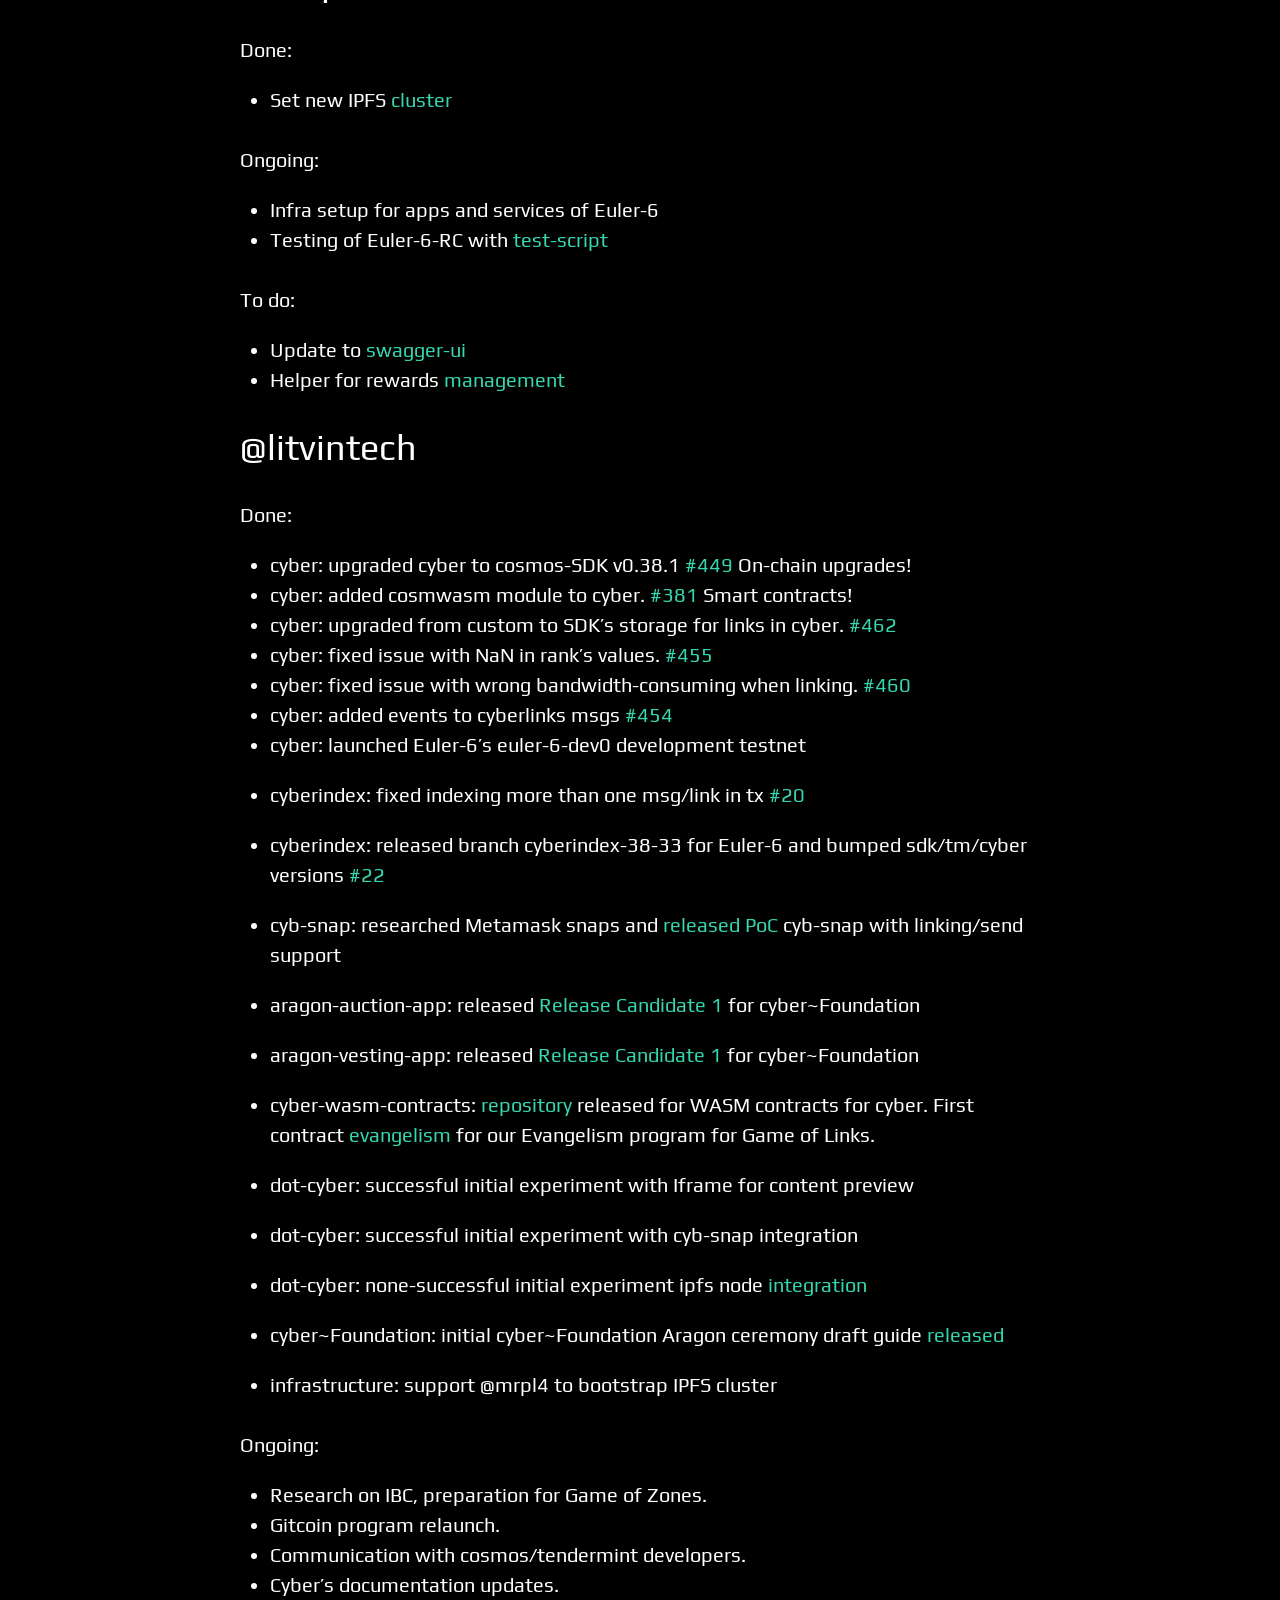
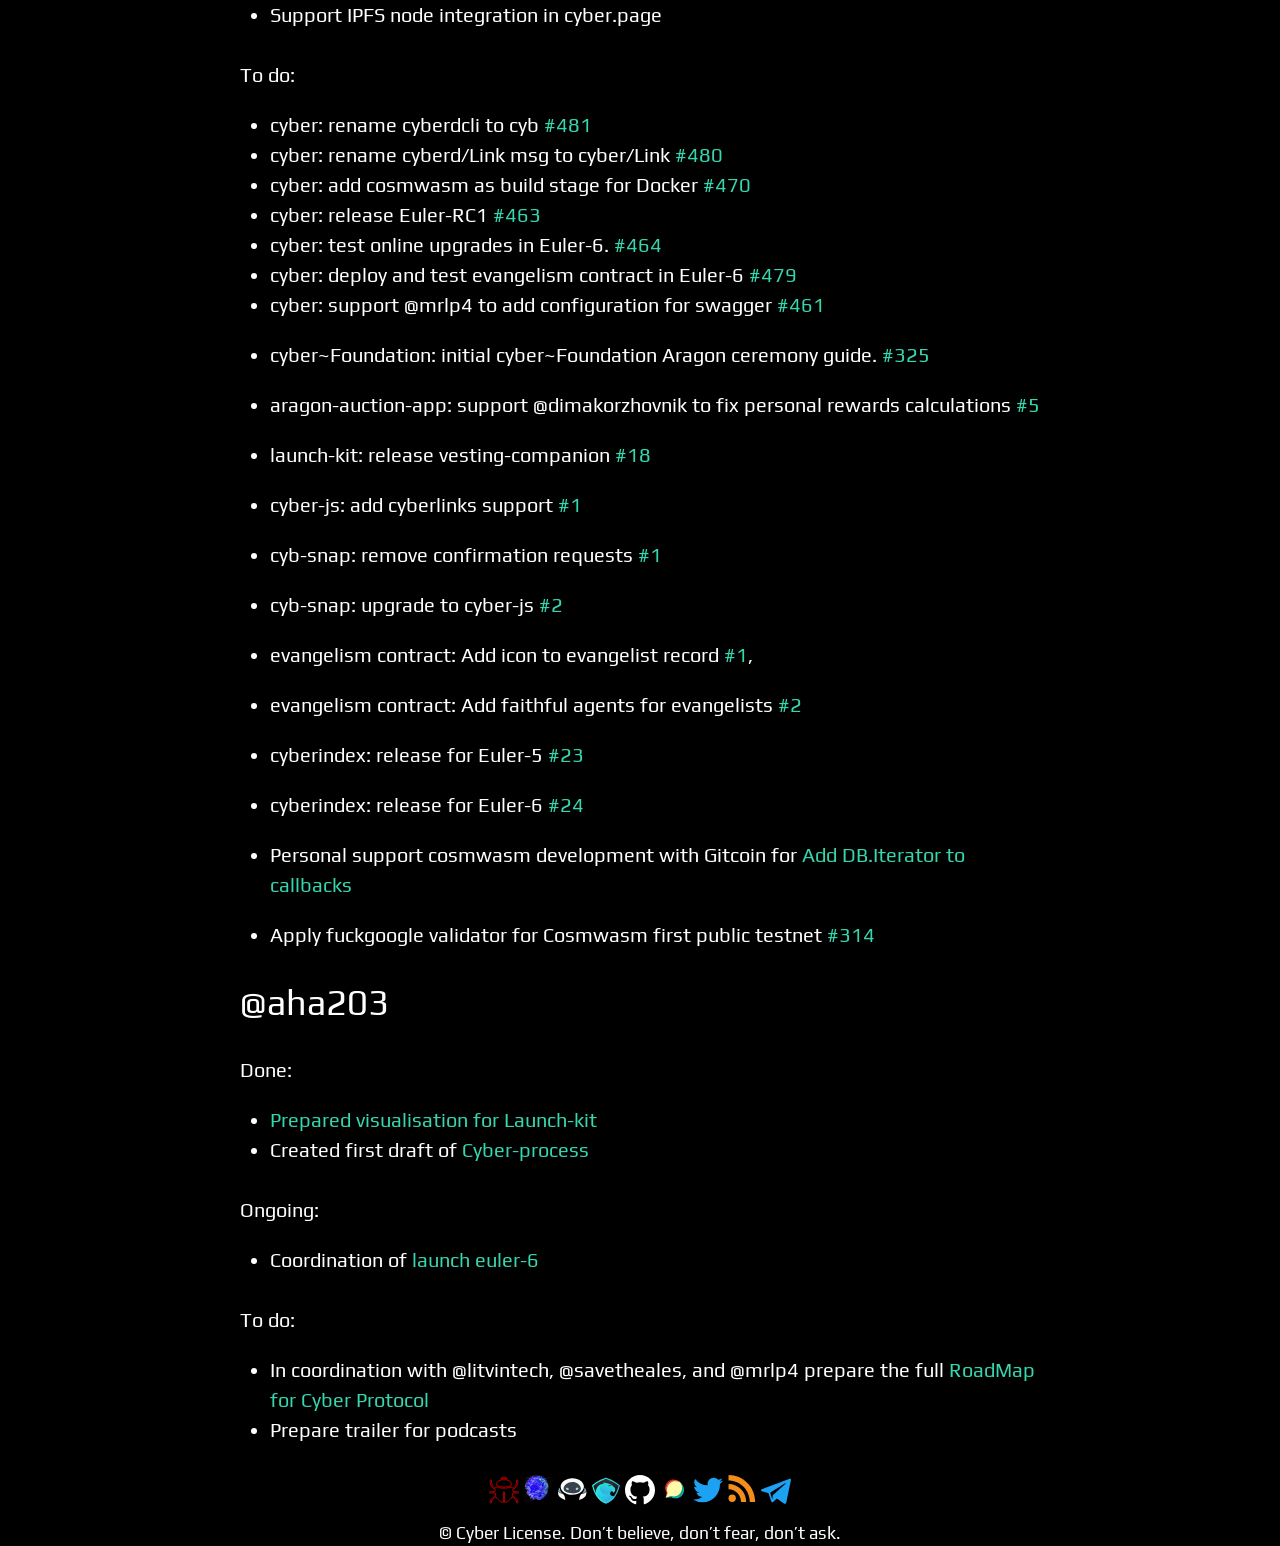
<file: cyber-report-2/index.html>
<!DOCTYPE html>
<html lang="en">
<head>
  <meta charset="utf-8" />
<meta http-equiv="X-UA-Compatible" content="IE=edge,chrome=1" />
<meta name="viewport" content="width=device-width, initial-scale=1, shrink-to-fit=no">

<title>cyber~Wednesday Day 2</title>
<meta name="description" content="A peer-to-peer hypermedia protocol to make the web faster, safer, and more open." />
<meta name="author" content="serejandmyself" />

<link rel="canonical" href="../cyber-report-2/" />
<link rel="alternate" href="../cyber-report-2/" hreflang="x-default">


<meta property="og:type" content="website" />
<meta property="og:description" content="A peer-to-peer hypermedia protocol to make the web faster, safer, and more open." />
<meta property="og:title" content="cyber~Wednesday Day 2" />
<meta property="og:site_name" content="cyber~Congress" />
<meta property="og:url" content="/cyber-report-2/" />
<meta property="og:locale" content="en_US">
<meta property="og:image" content="//img/ipfs-logo-256-ice.png" />
<meta property="og:image:type" content="image/png" />
<meta property="og:image:width" contentlogo="146" />
<meta property="og:image:height" content="166" />

<meta name="twitter:card" content="summary" />
<meta name="twitter:site" content="cyber~Congress" />
<meta name="twitter:title" content="cyber~Wednesday Day 2" />
<meta name="twitter:creator" content="serejandmyself" />
<meta name="twitter:description" content="A peer-to-peer hypermedia protocol to make the web faster, safer, and more open." />
<meta name="twitter:domain" content="https://cybercongress.ai" />
<meta name="twitter:image:src" content="//img/ipfs-logo-256-ice.png" />

<link rel="stylesheet" href="../css/main.css" />
<link rel="stylesheet" href="../highlight/github-gist.css" />
<link rel="stylesheet" href="../asciinema/asciinema-player.css" />

<link rel="shortcut icon" href="../img/newlogo.png">
<link rel="alternate feed" href="../index.xml" type="application/rss+xml" title="IPFS Blog" />

<script src="../asciinema/asciinema-player.js"></script>
<script src="../highlight/highlight.js"></script>

<script type="text/javascript">
    var baseurl = "\/";
</script>


<script>hljs.initHighlightingOnLoad()</script>

<script type="application/javascript">
var doNotTrack = false;
if (!doNotTrack) {
	window.ga=window.ga||function(){(ga.q=ga.q||[]).push(arguments)};ga.l=+new Date;
	ga('create', 'UA-52930282-2', 'auto');
	
	ga('send', 'pageview');
}
</script>
<script async src='https://www.google-analytics.com/analytics.js'></script>

</head>
<body>
  <header class="header-has-logo"  id="stars" >
        <div class="container cf">
          <h1 class="pull-left logo margin-bottom">
            <a href="../" class="logo ipfs-logo transition transition-fadeout">cyber~Congress</a>
            <a href="../"><span class='logo-text'>cyber~Congress</span></a>
          </h1>
          <nav role="navigation" class="pull-right top-nav top-nav-dark cf">
            <input id="menu-toggle" type="checkbox" class="menu-toggle">
            <label for="menu-toggle"></label>
            <ul class="list-unstyled list-inline cf">
              <li><a href="../docs/go-cyber/cyberd/"
                  >Docs</a></li>
              <li><a href="http://ai.cybercongress.ai/" >Forum</a></li>
              <li><a href="../post" >Blog</a></li>
            </ul>
          </nav>
         
        </div>
        <div class="view-more">
          <label>View more</label><a href="#"></a>
        </div>
      </header>
    

  <div class="container">

    


    <div class="post">
      <h1>cyber~Wednesday Day 2</h1>
      <p class="date">by serejandmyself on 2020-02-26</p>

      <p>
</p>

      

<p>Welcome to day 2 of the bi-weekly <a href="https://cyber.page/">cyber</a> report!</p>

<h2 id="serejandmyself">@serejandmyself</h2>

<p>Done:</p>

<ul>
<li>Published and started to spread <a href="https://cybercongress.ai/euler-5-launch/">euler-5 workshop videos</a></li>
<li>Improved <a href="https://github.com/cybercongress/congress/blob/master/ecosystem/Cyber%20Homestead%20doc.md">homestead doc</a> to include structure, guides, communities</li>
<li>Together with the rest of the team published the <a href="https://cybercongress.ai/euler-6-migration/">migration process post</a></li>
<li>Improved the <a href="https://discuss.ipfs.io/t/our-focus-for-2020/7236">IPFS project map</a>, by adding cyber</li>
<li>Helped @savetheales with <a href="https://github.com/cybercongress/launch-kit/issues/17">reviewing</a> launch kit repo</li>
<li>Revived some profiles on forums, and added new profiles too. Please see this section of <a href="https://github.com/cybercongress/congress/blob/master/ecosystem/Cyber%20Homestead%20doc.md#partnering-communities">homestead doc</a></li>
<li>Updated info on certain awesome lists about cyber and added 2 new ones. Please see this section of <a href="https://github.com/cybercongress/congress/blob/master/ecosystem/Cyber%20Homestead%20doc.md#public-profiles">homestead doc</a></li>
</ul>

<p>Ongoing:</p>

<ul>
<li>Working with @savetheales on <a href="https://github.com/cybercongress/congress/tree/master/ecosystem/guides">guides for homestead doc</a></li>
<li>Working on both: <a href="https://github.com/cybercongress/congress/issues/304">comsostation</a> and <a href="https://github.com/cybercongress/congress/issues/319">stakingrewards</a> campaigns</li>
<li><a href="https://github.com/cybercongress/congress/blob/master/ecosystem/Cyber%20Homestead%20doc.md#public-profiles">Social media</a> and <a href="https://github.com/cybercongress/congress/blob/master/ecosystem/Cyber%20Homestead%20doc.md#partnering-communities">partnering communities</a> interaction</li>
<li>Work on the &lsquo;Great Web&rsquo; course <a href="https://www.youtube.com/watch?v=z8eXzAMSkq0&amp;list=PLVgXf-V4TQc3q7NDPZhO8ASQEn3jHtM84">on FB and YouTube campaign</a></li>
<li>Interactions with <a href="https://ai.cybercongress.ai/t/mentions-of-the-beast-in-the-wild-any-links-that-mention-cyber-cyb-etc-are-a-fair-game/40/45">media</a></li>
<li><a href="https://cosmonauts.world/">Cosmos ecosystem</a> validator interaction</li>
<li>Working on <a href="https://github.com/cybercongress/congress/issues/307">OBEP</a> details</li>
<li>Carry on <a href="https://github.com/cybercongress/congress/issues/290">homestead doc</a></li>
<li>Other cyber~Ecosystem <a href="https://github.com/cybercongress/congress/blob/master/ecosystem/cyber~Ecosystem%20development%20paper.md">development tasks</a></li>
</ul>

<p>To do:</p>

<ul>
<li>Launch <a href="https://github.com/cybercongress/congress/issues/304">cosmostation campaign</a></li>
<li>Launch <a href="https://github.com/cybercongress/congress/issues/319">stakingreward campaign</a></li>
<li>Spread <a href="https://cybercongress.ai/euler-5-launch/">euler-5 workshop videos</a> amongst partnering communities</li>
<li>Carry on ongoing tasks</li>
<li>Carry on research on podcasts with @aha203</li>
</ul>

<h2 id="savetheales">@savetheales</h2>

<p>Done:</p>

<ul>
<li><a href="https://github.com/cybercongress/launch-kit/releases/tag/v0.1.0-RC">RC</a> for launch-kit repo</li>
<li>Add <a href="https://github.com/cybercongress/congress/pull/321">two</a> guide articles about IPFS</li>
<li>Develop e-5 -&gt; e-6 <a href="https://github.com/cybercongress/congress/pull/322">internal proposal</a></li>
</ul>

<p>Ongoing:</p>

<ul>
<li><a href="https://github.com/cybercongress/dot-cyber/issues/124">Add &lsquo;cyber&rsquo; addresses</a> for gift IPLD structure</li>
<li>Euler-6 devnet manual tests</li>
<li>Release of Launch kit repo</li>
</ul>

<p>To do:</p>

<ul>
<li>Start sparks (snippets) discussion with init specs schema</li>
<li>Cyberindex for cosmos-SDK38 release</li>
<li>Cyberindex for cosmos-SDK36 release</li>
</ul>

<h2 id="xhipster">@xhipster</h2>

<p>Done:</p>

<ul>
<li>Review and merge of <a href="https://github.com/cybercongress/dot-cyber/pull/142">full featured explorer</a></li>
<li>Complete reengineering of <a href="https://github.com/cybercongress/dot-cyber/projects?query=is%3Aopen+sort%3Aname-asc">dot-cyber roadmap</a> according to euler-6 schedule and community feedback. 3 upcoming releases in the roadmap seem stable and well-scoped now.</li>
<li>Created first draft of <a href="https://github.com/orgs/cybercongress/projects/2">high level roadmap</a> as a part of <a href="https://github.com/cybercongress/congress/issues/161">better communication process</a>. Waiting for feedback.</li>
</ul>

<p>Ongoing:</p>

<ul>
<li><a href="https://github.com/cybercongress/congress/issues/220">Scoping Takeoff</a></li>
<li>Release of <a href="https://github.com/cybercongress/dot-cyber/projects/3">cyb•Explorer</a></li>
<li>Define <a href="https://github.com/cybercongress/congress/issues/161">better communication process</a></li>
<li><a href="https://github.com/cybercongress/congress/issues/307">Open Bootstrap Evangelism Program</a></li>
<li>Start the process of <a href="https://github.com/cybercongress/congress/issues/287">cleaning up congress repos</a></li>
</ul>

<p>To do:</p>

<ul>
<li>Takeoff <a href="https://github.com/cybercongress/congress/issues/220">sound plan</a></li>
<li>Design <a href="https://github.com/cybercongress/dot-cyber/issues/206">import of cyberlinks</a></li>
<li>Start to provide sketch mockups to @dimakorzhovnik</li>
<li>Groom everything in <a href="https://github.com/cybercongress/dot-cyber/projects/3">cyb•Explorer release</a></li>
</ul>

<h2 id="dimakorzhovnik">@dimakorzhovnik</h2>

<p>Done:</p>

<ul>
<li>Block page <a href="https://github.com/cybercongress/dot-cyber/pull/142">#179</a></li>
<li>Hero page <a href="https://github.com/cybercongress/dot-cyber/pull/142">#178</a></li>
<li>Transaction page <a href="https://github.com/cybercongress/dot-cyber/pull/142">#108</a></li>
<li>Contract page <a href="https://github.com/cybercongress/dot-cyber/pull/142">#109</a></li>
<li>Heroes page fixes <a href="https://github.com/cybercongress/dot-cyber/pull/176">#172</a></li>
<li>Fix tics in header <a href="https://github.com/cybercongress/dot-cyber/pull/181">#180</a></li>
</ul>

<p>Ongoing:</p>

<ul>
<li>Work on dot-cyber <a href="https://github.com/cybercongress/dot-cyber/projects/3">release</a></li>
</ul>

<p>To do:</p>

<ul>
<li>dot-cyber <a href="https://github.com/cybercongress/dot-cyber/projects/3">release</a></li>
</ul>

<h2 id="mrlp4">@mrlp4</h2>

<p>Done:</p>

<ul>
<li>Set new IPFS <a href="https://github.com/cybercongress/congress/issues/317">cluster</a></li>
</ul>

<p>Ongoing:</p>

<ul>
<li>Infra setup for apps and services of Euler-6</li>
<li>Testing of Euler-6-RC with <a href="https://github.com/cybercongress/go-cyber/pull/474">test-script</a></li>
</ul>

<p>To do:</p>

<ul>
<li>Update to <a href="https://github.com/cybercongress/go-cyber/issues/461">swagger-ui</a></li>
<li>Helper for rewards <a href="https://github.com/cybercongress/go-cyber/issues/468">management</a></li>
</ul>

<h2 id="litvintech">@litvintech</h2>

<p>Done:</p>

<ul>
<li>cyber: upgraded cyber to cosmos-SDK v0.38.1 <a href="https://github.com/cybercongress/cyberd/issues/429">#449</a> On-chain upgrades!</li>
<li>cyber: added cosmwasm module to cyber. <a href="https://github.com/cybercongress/cyberd/issues/381">#381</a> Smart contracts!</li>
<li>cyber: upgraded from custom to SDK&rsquo;s storage for links in cyber. <a href="https://github.com/cybercongress/cyberd/issues/462">#462</a></li>
<li>cyber: fixed issue with NaN in rank&rsquo;s values. <a href="https://github.com/cybercongress/cyberd/issues/455">#455</a></li>
<li>cyber: fixed issue with wrong bandwidth-consuming when linking. <a href="https://github.com/cybercongress/cyberd/issues/460">#460</a></li>
<li>cyber: added events to cyberlinks msgs <a href="https://github.com/cybercongress/go-cyber/issues/454">#454</a></li>

<li><p>cyber: launched Euler-6&rsquo;s euler-6-dev0 development testnet</p></li>

<li><p>cyberindex: fixed indexing more than one msg/link in tx <a href="https://github.com/cybercongress/cyberindex/issues/20">#20</a></p></li>

<li><p>cyberindex: released branch cyberindex-38-33 for Euler-6 and bumped sdk/tm/cyber versions <a href="https://github.com/cybercongress/cyberindex/issues/22">#22</a></p></li>

<li><p>cyb-snap: researched Metamask snaps and <a href="github.com/cybercongress/cyb-snap">released PoC</a> cyb-snap with linking/send support</p></li>

<li><p>aragon-auction-app: released <a href="https://github.com/cybercongress/aragon-auction-app/releases/tag/v1.0.0-rc1">Release Candidate 1</a> for cyber~Foundation</p></li>

<li><p>aragon-vesting-app: released <a href="https://github.com/cybercongress/aragon-vesting-app/releases/tag/v1.0.0-rc1">Release Candidate 1</a> for cyber~Foundation</p></li>

<li><p>cyber-wasm-contracts: <a href="https://github.com/cybercongress/cyber-wasm-contracts/">repository</a> released for WASM contracts for cyber. First contract <a href="https://github.com/cybercongress/cyber-wasm-contracts/tree/master/evangelism">evangelism</a> for our Evangelism program for Game of Links.</p></li>

<li><p>dot-cyber: successful initial experiment with Iframe for content preview</p></li>

<li><p>dot-cyber: successful initial experiment with cyb-snap integration</p></li>

<li><p>dot-cyber: none-successful initial experiment ipfs node <a href="https://github.com/fission-suite/get-ipfs">integration</a></p></li>

<li><p>cyber~Foundation: initial cyber~Foundation Aragon ceremony draft guide <a href="https://github.com/cybercongress/cyber-foundation/blob/master/foundation.md">released</a></p></li>

<li><p>infrastructure: support @mrpl4 to bootstrap IPFS cluster</p></li>
</ul>

<p>Ongoing:</p>

<ul>
<li>Research on IBC, preparation for Game of Zones.</li>
<li>Gitcoin program relaunch.</li>
<li>Communication with cosmos/tendermint developers.</li>
<li>Cyber&rsquo;s documentation updates.</li>
<li>Support IPFS node integration in cyber.page</li>
</ul>

<p>To do:</p>

<ul>
<li>cyber: rename cyberdcli to cyb <a href="https://github.com/cybercongress/go-cyber/issues/481">#481</a></li>
<li>cyber: rename cyberd/Link msg to cyber/Link <a href="https://github.com/cybercongress/go-cyber/issues/480">#480</a></li>
<li>cyber: add cosmwasm as build stage for Docker <a href="https://github.com/cybercongress/go-cyber/issues/470">#470</a></li>
<li>cyber: release Euler-RC1 <a href="https://github.com/cybercongress/go-cyber/issues/463">#463</a></li>
<li>cyber: test online upgrades in Euler-6. <a href="https://github.com/cybercongress/go-cyber/issues/464">#464</a></li>
<li>cyber: deploy and test evangelism contract in Euler-6 <a href="https://github.com/cybercongress/go-cyber/issues/479">#479</a></li>

<li><p>cyber: support @mrlp4 to add configuration for swagger <a href="https://github.com/cybercongress/go-cyber/issues/461">#461</a></p></li>

<li><p>cyber~Foundation: initial cyber~Foundation Aragon ceremony guide. <a href="https://github.com/cybercongress/congress/issues/325">#325</a></p></li>

<li><p>aragon-auction-app: support @dimakorzhovnik to fix personal rewards calculations <a href="https://github.com/cybercongress/aragon-auction-app/issues/5">#5</a></p></li>

<li><p>launch-kit: release vesting-companion <a href="https://github.com/cybercongress/launch-kit/issues/18">#18</a></p></li>

<li><p>cyber-js: add cyberlinks support <a href="https://github.com/cybercongress/cyber-js/issues/1">#1</a></p></li>

<li><p>cyb-snap: remove confirmation requests <a href="https://github.com/cybercongress/cyb-snap/issues/1">#1</a></p></li>

<li><p>cyb-snap: upgrade to cyber-js <a href="https://github.com/cybercongress/cyb-snap/issues/2">#2</a></p></li>

<li><p>evangelism contract: Add icon to evangelist record <a href="https://github.com/cybercongress/cyber-wasm-contracts/issues/1">#1</a>,</p></li>

<li><p>evangelism contract: Add faithful agents for evangelists <a href="https://github.com/cybercongress/cyber-wasm-contracts/issues/2">#2</a></p></li>

<li><p>cyberindex: release for Euler-5 <a href="https://github.com/cybercongress/cyberindex/issues/24">#23</a></p></li>

<li><p>cyberindex: release for Euler-6 <a href="https://github.com/cybercongress/cyberindex/issues/24">#24</a></p></li>

<li><p>Personal support cosmwasm development with Gitcoin for <a href="https://github.com/confio/cosmwasm/issues/53">Add DB.Iterator to callbacks</a></p></li>

<li><p>Apply fuckgoogle validator for Cosmwasm first public testnet <a href="https://github.com/cybercongress/congress/issues/314">#314</a></p></li>
</ul>

<h2 id="aha203">@aha203</h2>

<p>Done:</p>

<ul>
<li><a href="https://github.com/cybercongress/launch-kit/blob/0.1.0/pic/launch_Kit_%20Euler-6.sketch">Prepared visualisation for Launch-kit</a></li>
<li>Created first draft of <a href="https://github.com/cybercongress/congress/pull/324">Cyber-process</a></li>
</ul>

<p>Ongoing:</p>

<ul>
<li>Coordination of <a href="https://github.com/cybercongress/go-cyber/projects/6">launch euler-6</a></li>
</ul>

<p>To do:</p>

<ul>
<li>In coordination with @litvintech, @savetheales, and @mrlp4 prepare the full <a href="https://github.com/orgs/cybercongress/projects/2">RoadMap for Cyber Protocol</a></li>
<li>Prepare trailer for podcasts</li>
</ul>


      
          <h2 id="comments">Comments</h2>
          <div id='discourse-comments'></div>
          <script type="text/javascript">
            DiscourseEmbed = { discourseUrl: 'https://discuss.ipfs.io/',
              discourseEmbedUrl: 'https://ipfs.io/blog/cyber-report-2' };
              if (window.location.hostname === 'blog.ipfs.io') {
                (function() {
                  var d = document.createElement('script'); d.type = 'text/javascript'; d.async = true;
                  d.src = DiscourseEmbed.discourseUrl + 'javascripts/embed.js';
                  (document.getElementsByTagName('head')[0] || document.getElementsByTagName('body')[0]).appendChild(d);
                })();
              } else {
                 
                 
                 document.getElementById('comments').style.display = 'none';
                 document.getElementById('discourse-comments').style.display = 'none';
              }
          </script>
      
    </div>
  </div> 

  <footer role="contentinfo" class="footer-primary">
  <div class="container cf">
    <div class="cf">
      
      <div class="share-links center">
        <ul class="share list-unstyled">
          
          <li><a class="Cyber-page" target="_blank" href="https://cyber.page/">Cyber-page</a></li>
          
          <li><a class="Cyberd" target="_blank" href="https://cyberd.ai/">Cyberd</a></li>
          
          <li><a class="Cyb" target="_blank" href="https://cyb.ai/">Cyb</a></li>
          
          <li><a class="Aragon" target="_blank" href="https://mainnet.aragon.org/#/cybercongress/0x4feb2bcc5907e7779130c093eef8fb44502c1330">Aragon</a></li>
          
          <li><a class="Github" target="_blank" href="https://github.com/cybercongress">Github</a></li>
          
          <li><a class="Forum" target="_blank" href="https://ai.cybercongress.ai/">Forum</a></li>
          
          <li><a class="Twitter" target="_blank" href="https://twitter.com/cyber_devs">Twitter</a></li>
          
          <li><a class="Rss" target="_blank" href="https://cybercongress.ai/index.xml">Rss</a></li>
          
          <li><a class="Telegram" target="_blank" href="https://t.me/fuckgoogle">Telegram</a></li>
          
        </ul>
      </div>
    </div>
    <p class="footer-copyright center">© Cyber License. Don’t believe, don’t fear, don’t ask.</p>
  </div>
</footer>



</body>
</html>
</file>
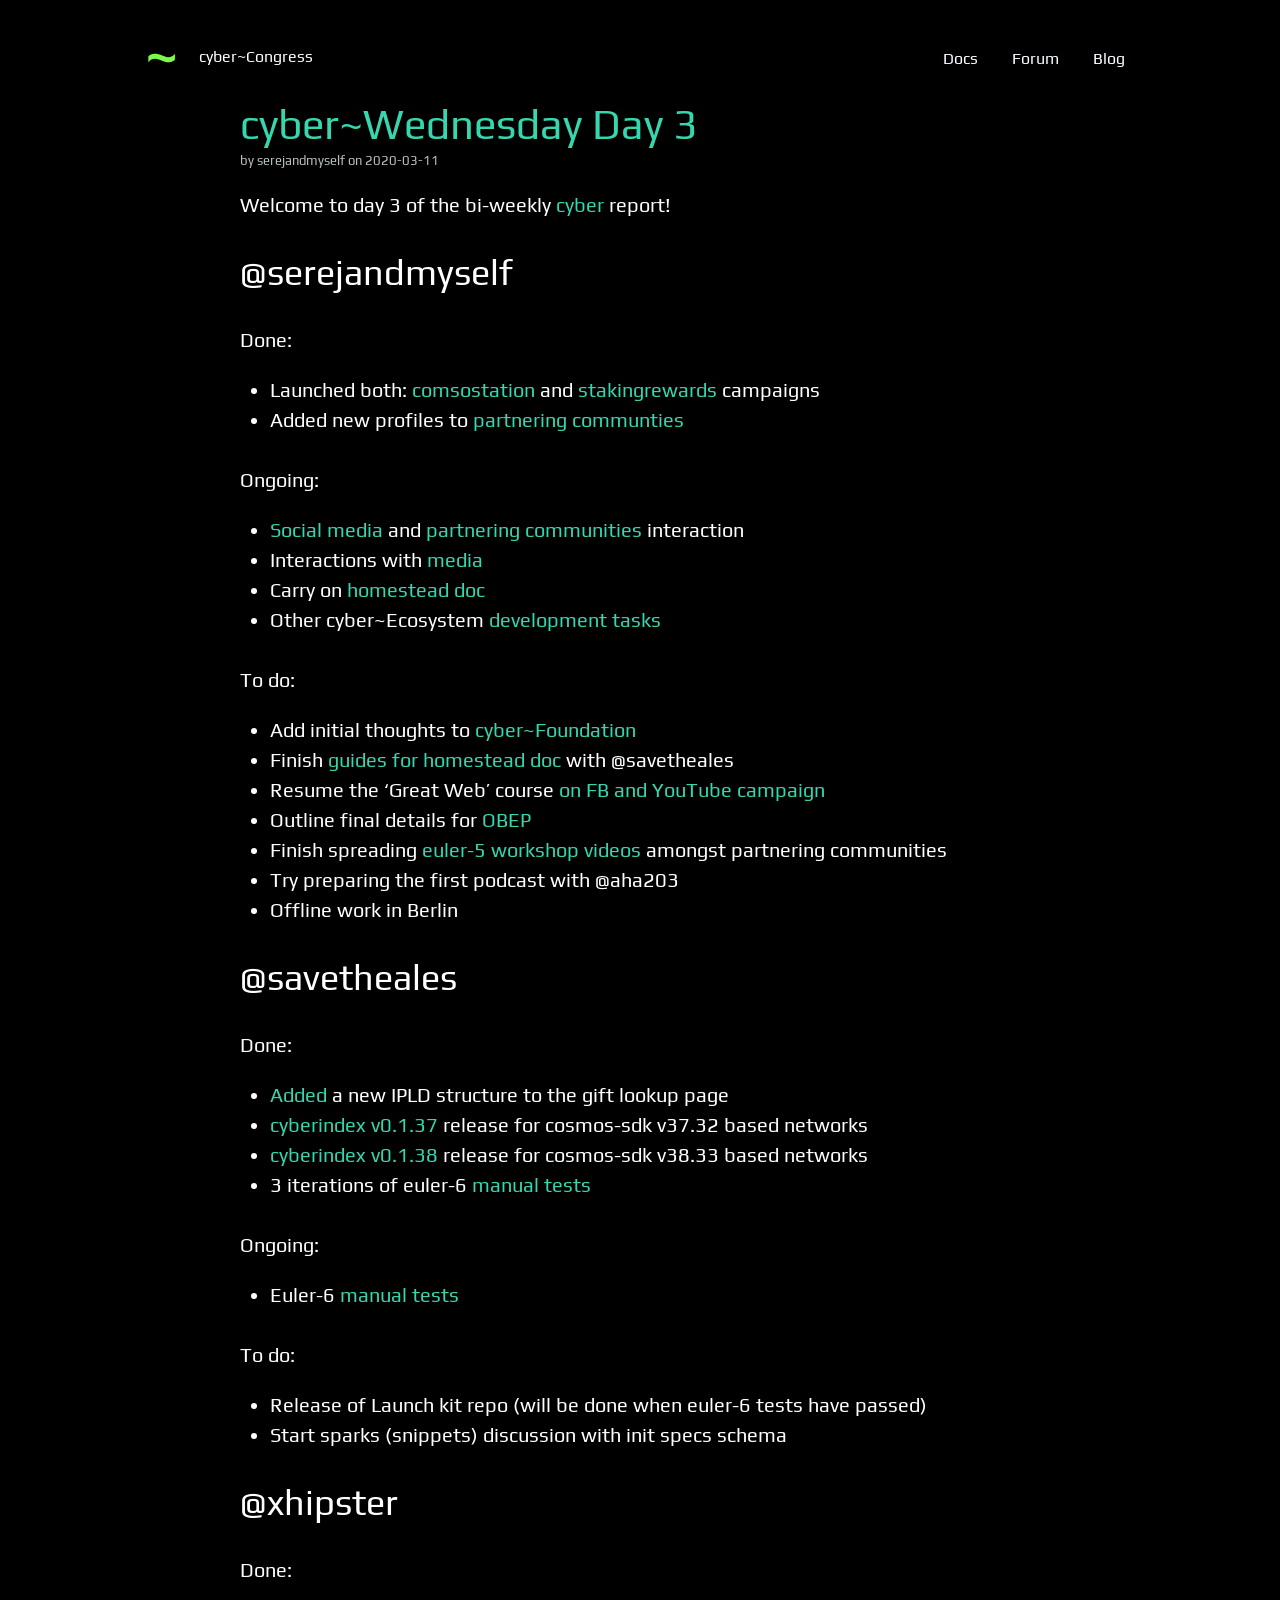
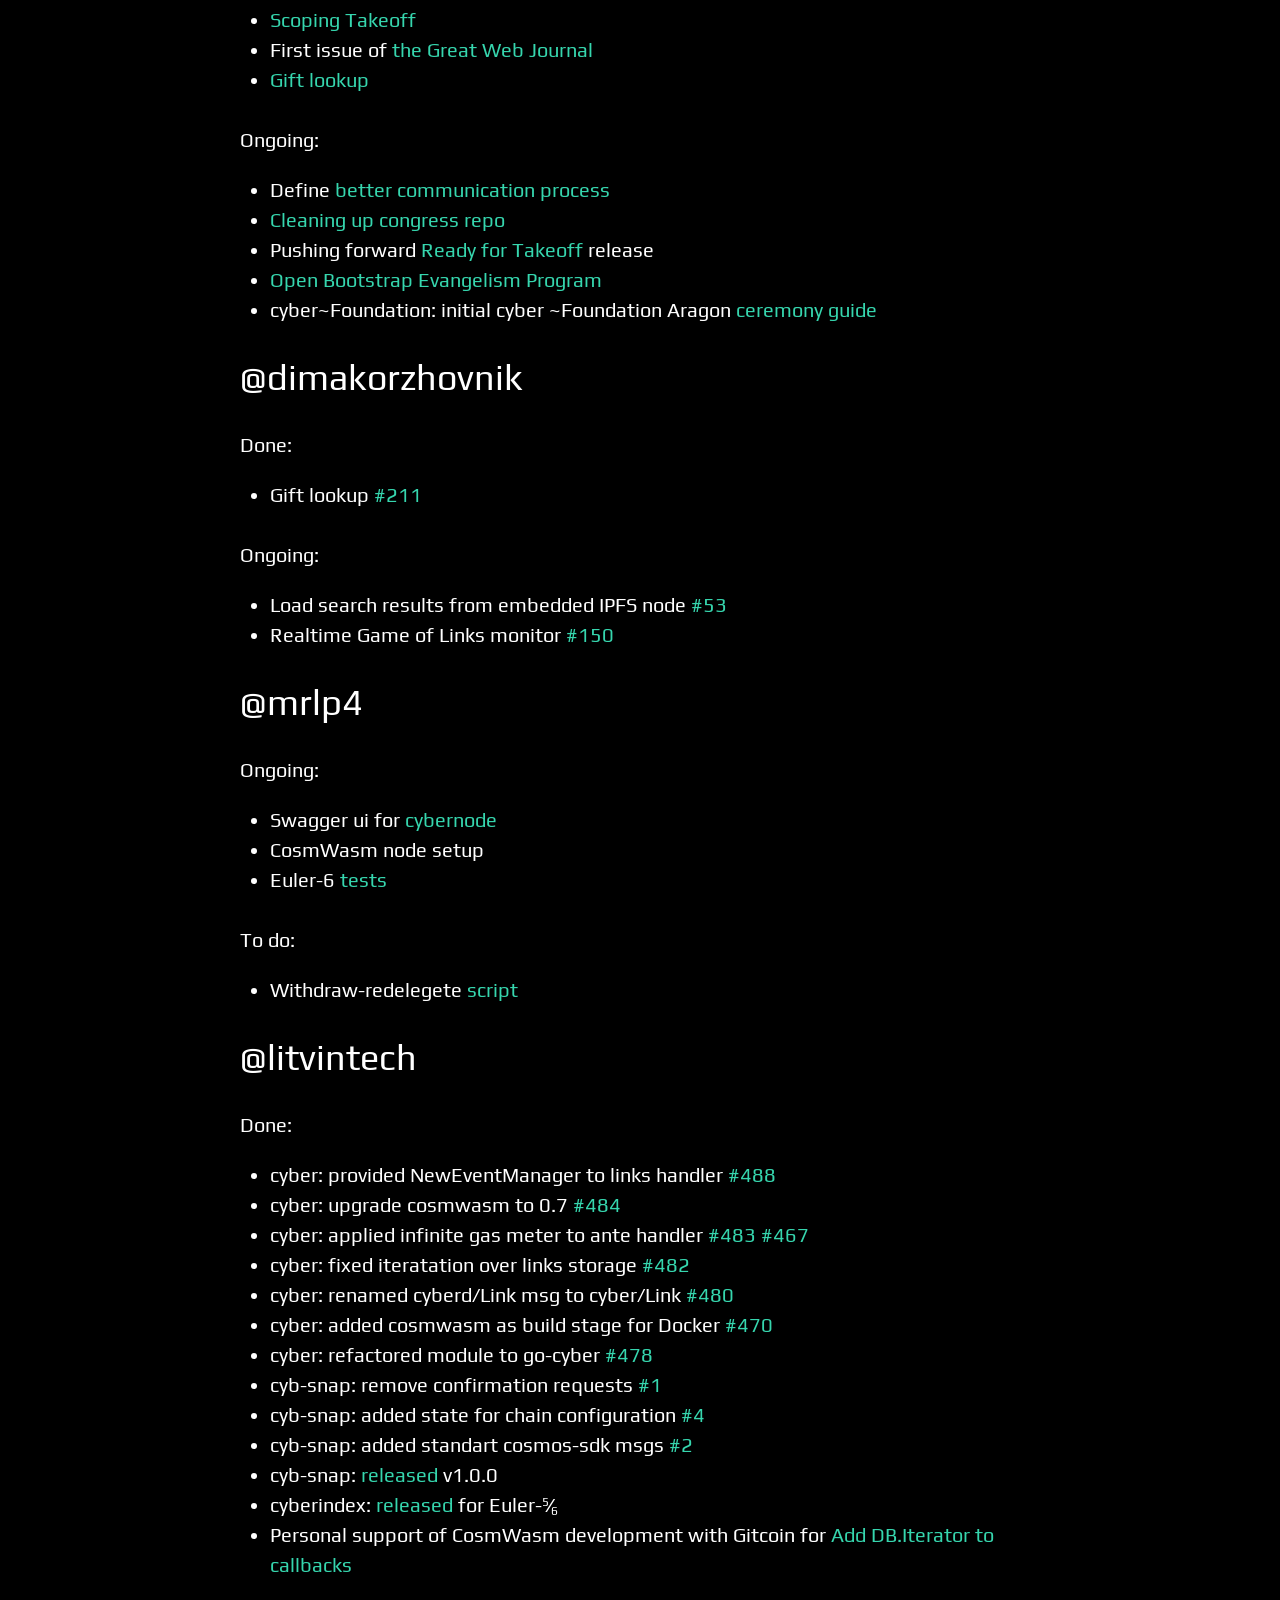
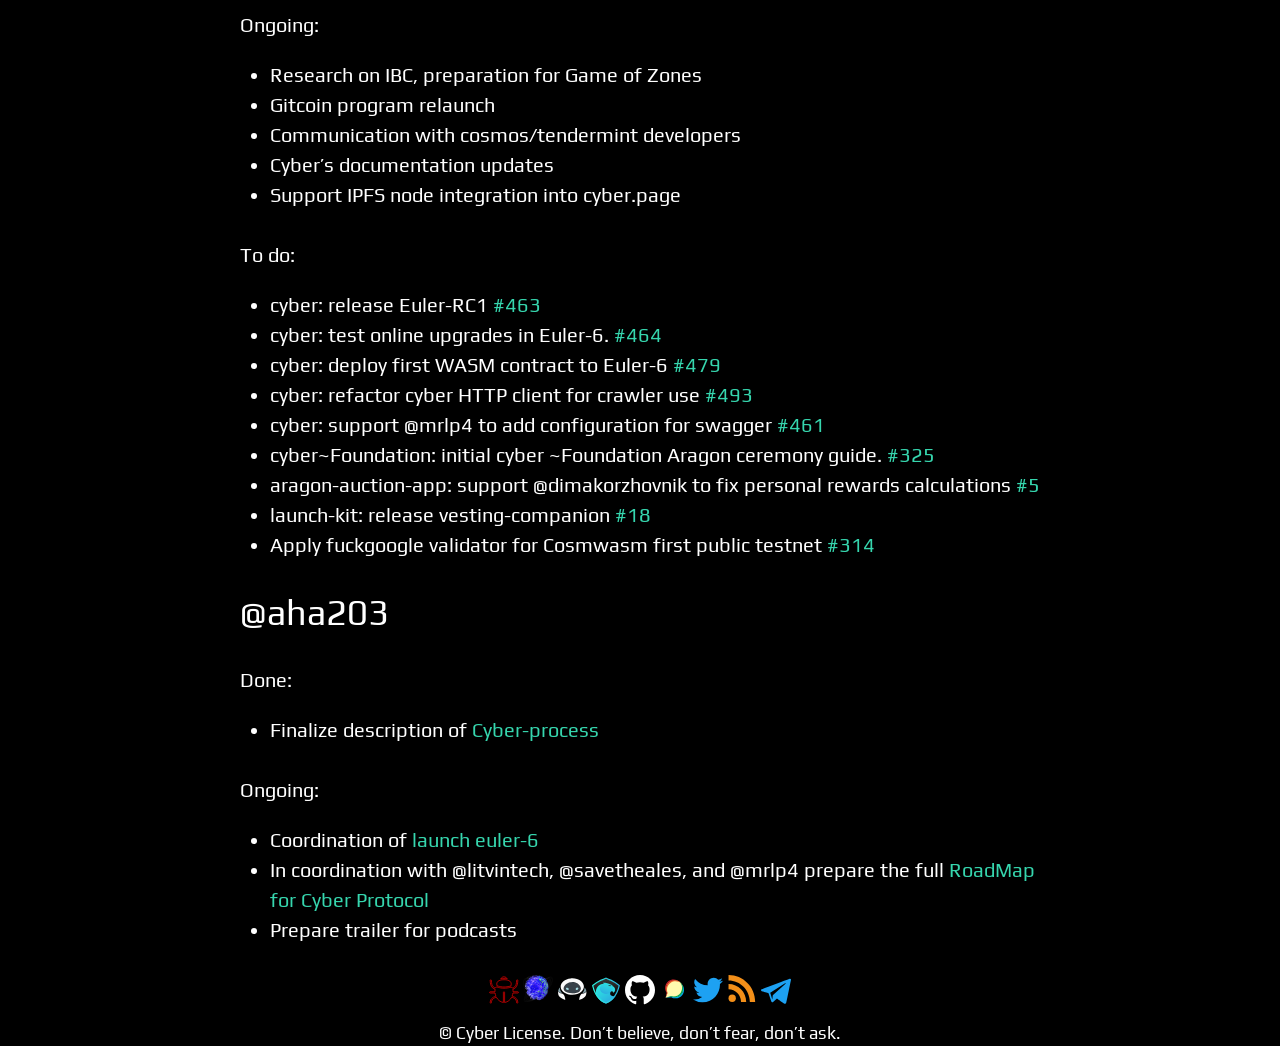
<file: cyber-report-3/index.html>
<!DOCTYPE html>
<html lang="en">
<head>
  <meta charset="utf-8" />
<meta http-equiv="X-UA-Compatible" content="IE=edge,chrome=1" />
<meta name="viewport" content="width=device-width, initial-scale=1, shrink-to-fit=no">

<title>cyber~Wednesday Day 3</title>
<meta name="description" content="A peer-to-peer hypermedia protocol to make the web faster, safer, and more open." />
<meta name="author" content="serejandmyself" />

<link rel="canonical" href="../cyber-report-3/" />
<link rel="alternate" href="../cyber-report-3/" hreflang="x-default">


<meta property="og:type" content="website" />
<meta property="og:description" content="A peer-to-peer hypermedia protocol to make the web faster, safer, and more open." />
<meta property="og:title" content="cyber~Wednesday Day 3" />
<meta property="og:site_name" content="cyber~Congress" />
<meta property="og:url" content="/cyber-report-3/" />
<meta property="og:locale" content="en_US">
<meta property="og:image" content="//img/ipfs-logo-256-ice.png" />
<meta property="og:image:type" content="image/png" />
<meta property="og:image:width" contentlogo="146" />
<meta property="og:image:height" content="166" />

<meta name="twitter:card" content="summary" />
<meta name="twitter:site" content="cyber~Congress" />
<meta name="twitter:title" content="cyber~Wednesday Day 3" />
<meta name="twitter:creator" content="serejandmyself" />
<meta name="twitter:description" content="A peer-to-peer hypermedia protocol to make the web faster, safer, and more open." />
<meta name="twitter:domain" content="https://cybercongress.ai" />
<meta name="twitter:image:src" content="//img/ipfs-logo-256-ice.png" />

<link rel="stylesheet" href="../css/main.css" />
<link rel="stylesheet" href="../highlight/github-gist.css" />
<link rel="stylesheet" href="../asciinema/asciinema-player.css" />

<link rel="shortcut icon" href="../img/newlogo.png">
<link rel="alternate feed" href="../index.xml" type="application/rss+xml" title="IPFS Blog" />

<script src="../asciinema/asciinema-player.js"></script>
<script src="../highlight/highlight.js"></script>

<script type="text/javascript">
    var baseurl = "\/";
</script>


<script>hljs.initHighlightingOnLoad()</script>

<script type="application/javascript">
var doNotTrack = false;
if (!doNotTrack) {
	window.ga=window.ga||function(){(ga.q=ga.q||[]).push(arguments)};ga.l=+new Date;
	ga('create', 'UA-52930282-2', 'auto');
	
	ga('send', 'pageview');
}
</script>
<script async src='https://www.google-analytics.com/analytics.js'></script>

</head>
<body>
  <header class="header-has-logo"  id="stars" >
        <div class="container cf">
          <h1 class="pull-left logo margin-bottom">
            <a href="../" class="logo ipfs-logo transition transition-fadeout">cyber~Congress</a>
            <a href="../"><span class='logo-text'>cyber~Congress</span></a>
          </h1>
          <nav role="navigation" class="pull-right top-nav top-nav-dark cf">
            <input id="menu-toggle" type="checkbox" class="menu-toggle">
            <label for="menu-toggle"></label>
            <ul class="list-unstyled list-inline cf">
              <li><a href="../docs/go-cyber/cyberd/"
                  >Docs</a></li>
              <li><a href="http://ai.cybercongress.ai/" >Forum</a></li>
              <li><a href="../post" >Blog</a></li>
            </ul>
          </nav>
         
        </div>
        <div class="view-more">
          <label>View more</label><a href="#"></a>
        </div>
      </header>
    

  <div class="container">

    


    <div class="post">
      <h1>cyber~Wednesday Day 3</h1>
      <p class="date">by serejandmyself on 2020-03-11</p>

      <p>
</p>

      

<p>Welcome to day 3 of the bi-weekly <a href="https://cyber.page/">cyber</a> report!</p>

<h2 id="serejandmyself">@serejandmyself</h2>

<p>Done:</p>

<ul>
<li>Launched both: <a href="https://github.com/cybercongress/congress/issues/304">comsostation</a> and <a href="https://github.com/cybercongress/congress/issues/319">stakingrewards</a> campaigns</li>
<li>Added new profiles to <a href="https://github.com/cybercongress/congress/blob/master/ecosystem/Cyber%20Homestead%20doc.md#partnering-communities">partnering communties</a></li>
</ul>

<p>Ongoing:</p>

<ul>
<li><a href="https://github.com/cybercongress/congress/blob/master/ecosystem/Cyber%20Homestead%20doc.md#public-profiles">Social media</a> and <a href="https://github.com/cybercongress/congress/blob/master/ecosystem/Cyber%20Homestead%20doc.md#partnering-communities">partnering communities</a> interaction</li>
<li>Interactions with <a href="https://ai.cybercongress.ai/t/mentions-of-the-beast-in-the-wild-any-links-that-mention-cyber-cyb-etc-are-a-fair-game/40/45">media</a></li>
<li>Carry on <a href="https://github.com/cybercongress/congress/issues/290">homestead doc</a></li>
<li>Other cyber~Ecosystem <a href="https://github.com/cybercongress/congress/blob/master/ecosystem/cyber~Ecosystem%20development%20paper.md">development tasks</a></li>
</ul>

<p>To do:</p>

<ul>
<li>Add initial thoughts to <a href="https://github.com/cybercongress/cyber-foundation">cyber~Foundation</a></li>
<li>Finish <a href="https://github.com/cybercongress/congress/tree/master/ecosystem/guides">guides for homestead doc</a> with @savetheales</li>
<li>Resume the &lsquo;Great Web&rsquo; course <a href="https://www.youtube.com/watch?v=z8eXzAMSkq0&amp;list=PLVgXf-V4TQc3q7NDPZhO8ASQEn3jHtM84">on FB and YouTube campaign</a></li>
<li>Outline final details for <a href="https://github.com/cybercongress/congress/issues/307">OBEP</a></li>
<li>Finish spreading <a href="https://cybercongress.ai/euler-5-launch/">euler-5 workshop videos</a> amongst partnering communities</li>
<li>Try preparing the first podcast with @aha203</li>
<li>Offline work in Berlin</li>
</ul>

<h2 id="savetheales">@savetheales</h2>

<p>Done:</p>

<ul>
<li><a href="https://github.com/cybercongress/dot-cyber/issues/124">Added</a> a new IPLD structure to the gift lookup page</li>
<li><a href="https://github.com/cybercongress/cyberindex/releases/tag/v0.1.37">cyberindex v0.1.37</a> release for cosmos-sdk v37.32 based networks</li>
<li><a href="https://github.com/cybercongress/cyberindex/releases/tag/v0.1.38">cyberindex v0.1.38</a> release for cosmos-sdk v38.33 based networks</li>
<li>3 iterations of euler-6 <a href="https://github.com/cybercongress/go-cyber/pull/474/files">manual tests</a></li>
</ul>

<p>Ongoing:</p>

<ul>
<li>Euler-6 <a href="https://github.com/cybercongress/go-cyber/pull/474/files">manual tests</a></li>
</ul>

<p>To do:</p>

<ul>
<li>Release of Launch kit repo (will be done when euler-6 tests have passed)</li>
<li>Start sparks (snippets) discussion with init specs schema</li>
</ul>

<h2 id="xhipster">@xhipster</h2>

<p>Done:</p>

<ul>
<li><a href="https://cybercongress.ai/prepare-for-takeoff/">Scoping Takeoff</a></li>
<li>First issue of <a href="https://cybercongress.ai/great-web-001/">the Great Web Journal</a></li>
<li><a href="https://github.com/cybercongress/dot-cyber/pull/211">Gift lookup</a></li>
</ul>

<p>Ongoing:</p>

<ul>
<li>Define <a href="https://github.com/cybercongress/congress/issues/161">better communication process</a></li>
<li><a href="https://github.com/cybercongress/congress/issues/287">Cleaning up congress repo</a></li>
<li>Pushing forward <a href="https://github.com/cybercongress/dot-cyber/issues/183">Ready for Takeoff</a> release</li>
<li><a href="https://github.com/cybercongress/congress/issues/307">Open Bootstrap Evangelism Program</a></li>
<li>cyber~Foundation: initial cyber ~Foundation Aragon <a href="https://github.com/cybercongress/congress/issues/325">ceremony guide</a></li>
</ul>

<h2 id="dimakorzhovnik">@dimakorzhovnik</h2>

<p>Done:</p>

<ul>
<li>Gift lookup <a href="https://github.com/cybercongress/dot-cyber/pull/211">#211</a></li>
</ul>

<p>Ongoing:</p>

<ul>
<li>Load search results from embedded IPFS node <a href="https://github.com/cybercongress/dot-cyber/issues/53">#53</a></li>
<li>Realtime Game of Links monitor <a href="https://github.com/cybercongress/dot-cyber/issues/150">#150</a></li>
</ul>

<h2 id="mrlp4">@mrlp4</h2>

<p>Ongoing:</p>

<ul>
<li>Swagger ui for <a href="https://github.com/cybercongress/go-cyber/issues/461">cybernode</a></li>
<li>CosmWasm node setup</li>
<li>Euler-6 <a href="https://github.com/cybercongress/go-cyber/pull/474">tests</a></li>
</ul>

<p>To do:</p>

<ul>
<li>Withdraw-redelegete <a href="https://github.com/cybercongress/go-cyber/issues/468">script</a></li>
</ul>

<h2 id="litvintech">@litvintech</h2>

<p>Done:</p>

<ul>
<li>cyber: provided NewEventManager to links handler <a href="https://github.com/cybercongress/go-cyber/issues/488">#488</a></li>
<li>cyber: upgrade cosmwasm to 0.7 <a href="https://github.com/cybercongress/go-cyber/issues/484">#484</a></li>
<li>cyber: applied infinite gas meter to ante handler <a href="https://github.com/cybercongress/go-cyber/issues/483">#483</a> <a href="https://github.com/cybercongress/go-cyber/issues/467">#467</a></li>
<li>cyber: fixed iteratation over links storage <a href="https://github.com/cybercongress/go-cyber/issues/482">#482</a></li>
<li>cyber: renamed cyberd/Link msg to cyber/Link <a href="https://github.com/cybercongress/go-cyber/issues/480">#480</a></li>
<li>cyber: added cosmwasm as build stage for Docker <a href="https://github.com/cybercongress/go-cyber/issues/470">#470</a></li>
<li>cyber: refactored module to go-cyber <a href="https://github.com/cybercongress/go-cyber/issues/478">#478</a></li>
<li>cyb-snap: remove confirmation requests <a href="https://github.com/cybercongress/cyb-snap/issues/1">#1</a></li>
<li>cyb-snap: added state for chain configuration <a href="https://github.com/cybercongress/cyb-snap/issues/4">#4</a></li>
<li>cyb-snap: added standart cosmos-sdk msgs <a href="https://github.com/cybercongress/cyb-snap/issues/2">#2</a></li>
<li>cyb-snap: <a href="https://github.com/cybercongress/cyb-snap/releases/tag/v1.0.0">released</a> v1.0.0</li>
<li>cyberindex: <a href="(https://github.com/cybercongress/cyberindex/releases)">released</a> for Euler-<sup>5</sup>&frasl;<sub>6</sub></li>
<li>Personal support of CosmWasm development with Gitcoin for <a href="https://github.com/confio/cosmwasm/issues/53">Add DB.Iterator to callbacks</a></li>
</ul>

<p>Ongoing:</p>

<ul>
<li>Research on IBC, preparation for Game of Zones</li>
<li>Gitcoin program relaunch</li>
<li>Communication with cosmos/tendermint developers</li>
<li>Cyber&rsquo;s documentation updates</li>
<li>Support IPFS node integration into cyber.page</li>
</ul>

<p>To do:</p>

<ul>
<li>cyber: release Euler-RC1 <a href="https://github.com/cybercongress/go-cyber/issues/463">#463</a></li>
<li>cyber: test online upgrades in Euler-6. <a href="https://github.com/cybercongress/go-cyber/issues/464">#464</a></li>
<li>cyber: deploy first WASM contract to Euler-6 <a href="https://github.com/cybercongress/go-cyber/issues/479">#479</a></li>
<li>cyber: refactor cyber HTTP client for crawler use <a href="https://github.com/cybercongress/go-cyber/issues/493">#493</a></li>
<li>cyber: support @mrlp4 to add configuration for swagger <a href="https://github.com/cybercongress/go-cyber/issues/461">#461</a></li>
<li>cyber~Foundation: initial cyber ~Foundation Aragon ceremony guide. <a href="https://github.com/cybercongress/congress/issues/325">#325</a></li>
<li>aragon-auction-app: support @dimakorzhovnik to fix personal rewards calculations <a href="https://github.com/cybercongress/aragon-auction-app/issues/5">#5</a></li>
<li>launch-kit: release vesting-companion <a href="https://github.com/cybercongress/launch-kit/issues/18">#18</a></li>
<li>Apply fuckgoogle validator for Cosmwasm first public testnet <a href="https://github.com/cybercongress/congress/issues/314">#314</a></li>
</ul>

<h2 id="aha203">@aha203</h2>

<p>Done:</p>

<ul>
<li>Finalize description of <a href="https://github.com/cybercongress/congress/pull/324">Cyber-process</a></li>
</ul>

<p>Ongoing:</p>

<ul>
<li>Coordination of <a href="https://github.com/cybercongress/go-cyber/projects/6">launch euler-6</a></li>
<li>In coordination with @litvintech, @savetheales, and @mrlp4 prepare the full <a href="https://github.com/orgs/cybercongress/projects/2">RoadMap for Cyber Protocol</a></li>
<li>Prepare trailer for podcasts</li>
</ul>


      
          <h2 id="comments">Comments</h2>
          <div id='discourse-comments'></div>
          <script type="text/javascript">
            DiscourseEmbed = { discourseUrl: 'https://discuss.ipfs.io/',
              discourseEmbedUrl: 'https://ipfs.io/blog/cyber-report-3' };
              if (window.location.hostname === 'blog.ipfs.io') {
                (function() {
                  var d = document.createElement('script'); d.type = 'text/javascript'; d.async = true;
                  d.src = DiscourseEmbed.discourseUrl + 'javascripts/embed.js';
                  (document.getElementsByTagName('head')[0] || document.getElementsByTagName('body')[0]).appendChild(d);
                })();
              } else {
                 
                 
                 document.getElementById('comments').style.display = 'none';
                 document.getElementById('discourse-comments').style.display = 'none';
              }
          </script>
      
    </div>
  </div> 

  <footer role="contentinfo" class="footer-primary">
  <div class="container cf">
    <div class="cf">
      
      <div class="share-links center">
        <ul class="share list-unstyled">
          
          <li><a class="Cyber-page" target="_blank" href="https://cyber.page/">Cyber-page</a></li>
          
          <li><a class="Cyberd" target="_blank" href="https://cyberd.ai/">Cyberd</a></li>
          
          <li><a class="Cyb" target="_blank" href="https://cyb.ai/">Cyb</a></li>
          
          <li><a class="Aragon" target="_blank" href="https://mainnet.aragon.org/#/cybercongress/0x4feb2bcc5907e7779130c093eef8fb44502c1330">Aragon</a></li>
          
          <li><a class="Github" target="_blank" href="https://github.com/cybercongress">Github</a></li>
          
          <li><a class="Forum" target="_blank" href="https://ai.cybercongress.ai/">Forum</a></li>
          
          <li><a class="Twitter" target="_blank" href="https://twitter.com/cyber_devs">Twitter</a></li>
          
          <li><a class="Rss" target="_blank" href="https://cybercongress.ai/index.xml">Rss</a></li>
          
          <li><a class="Telegram" target="_blank" href="https://t.me/fuckgoogle">Telegram</a></li>
          
        </ul>
      </div>
    </div>
    <p class="footer-copyright center">© Cyber License. Don’t believe, don’t fear, don’t ask.</p>
  </div>
</footer>



</body>
</html>
</file>
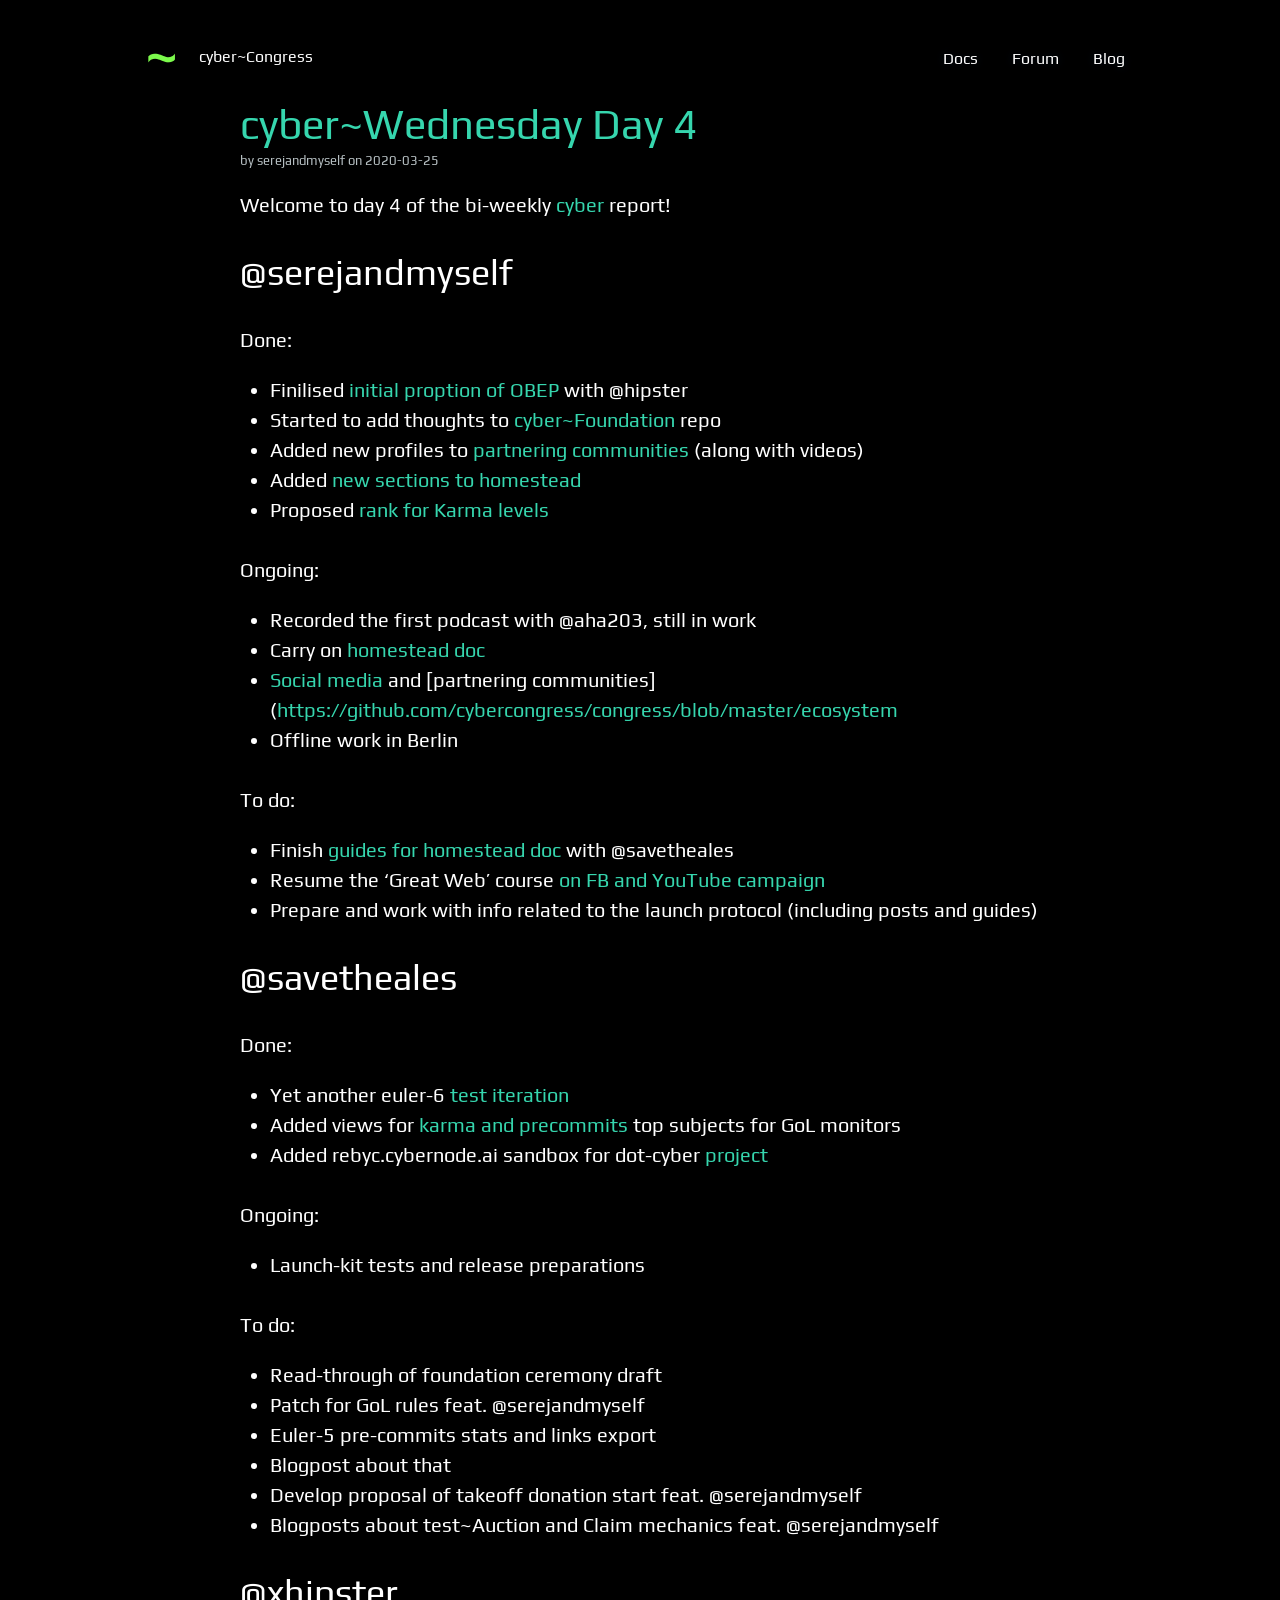
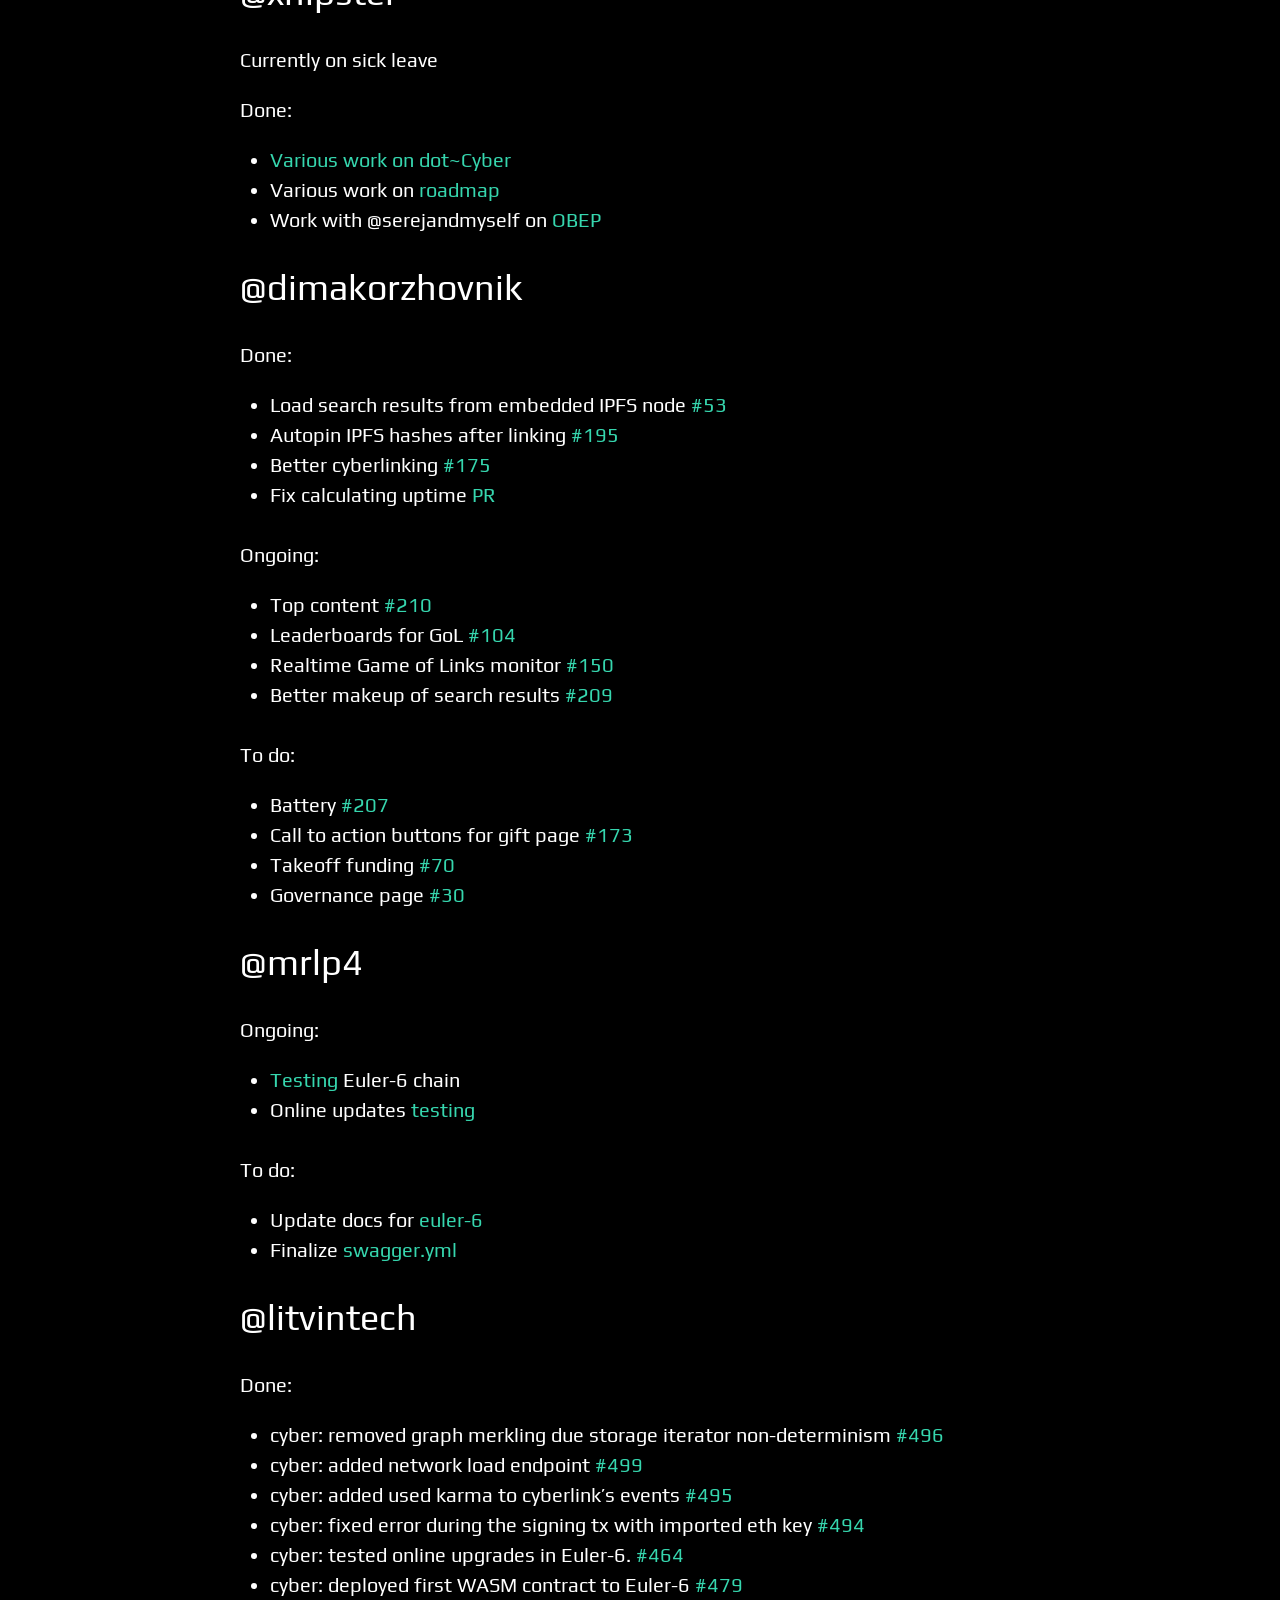
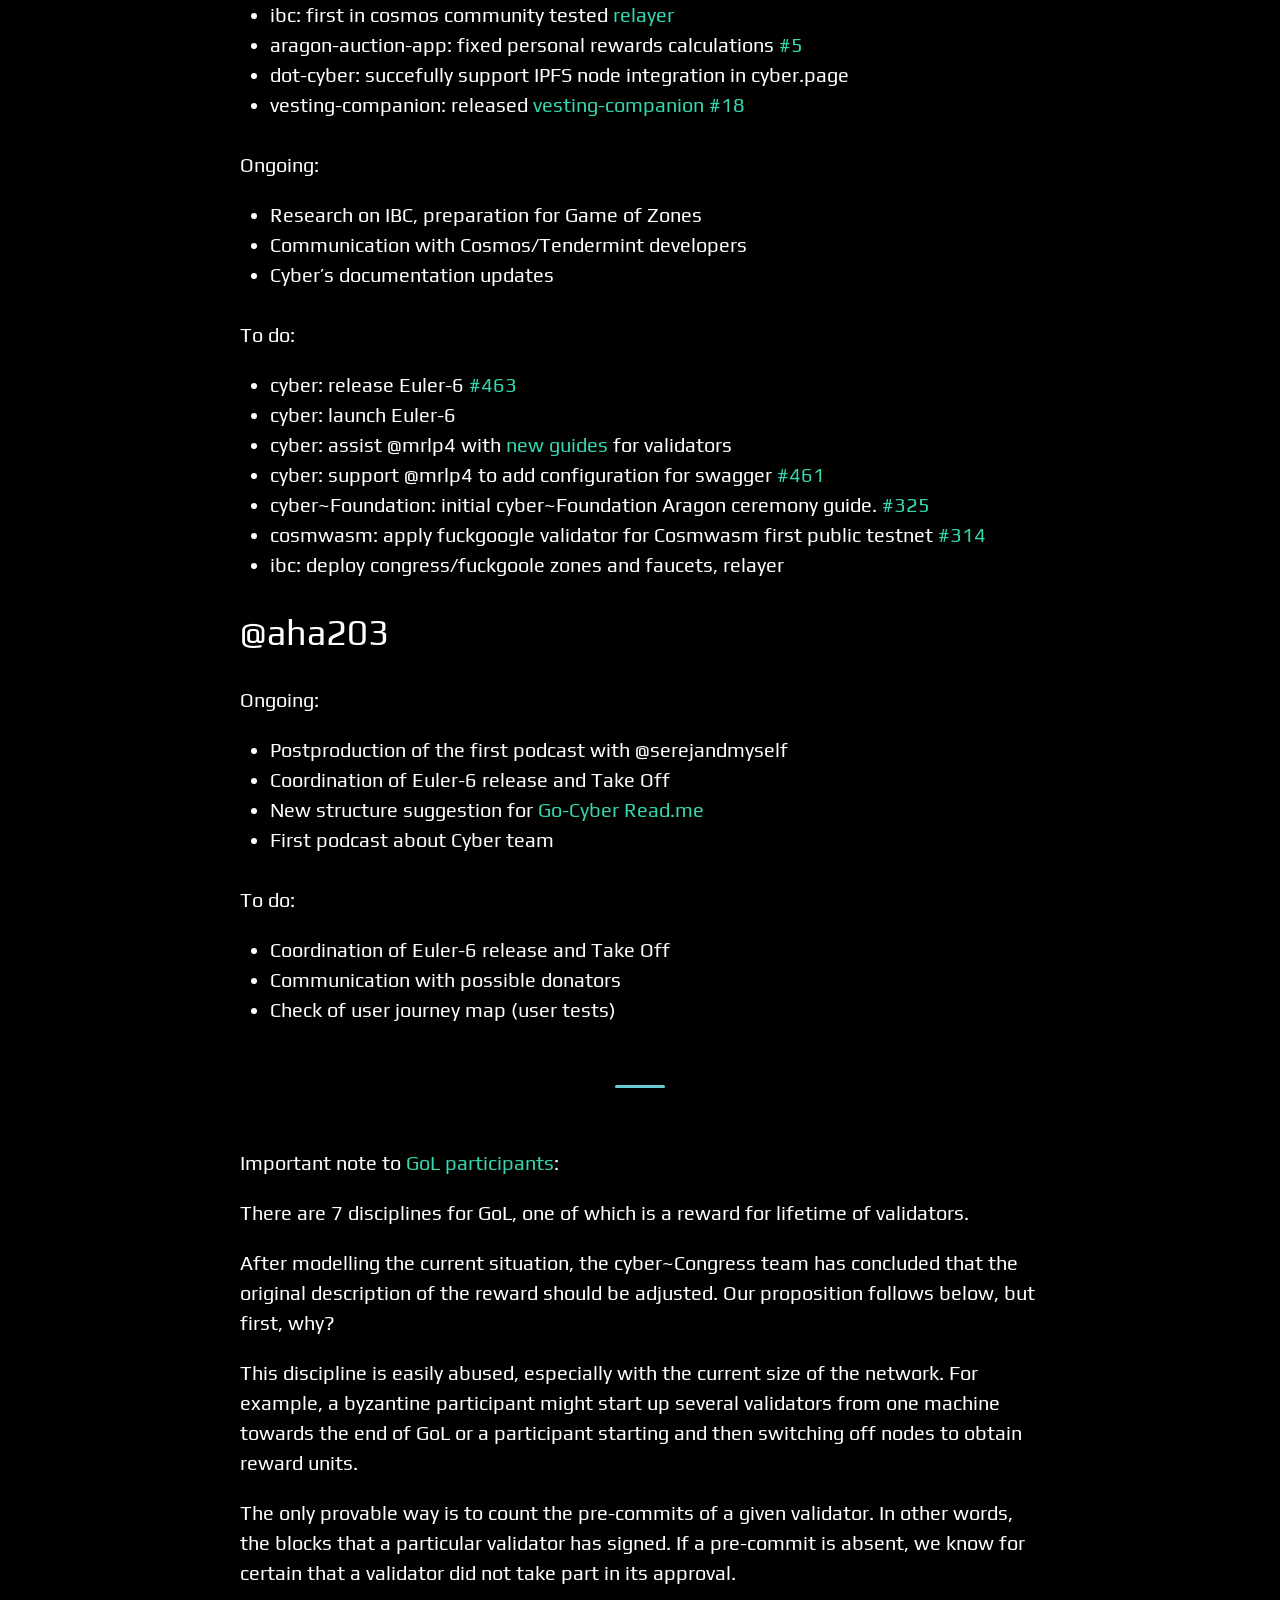
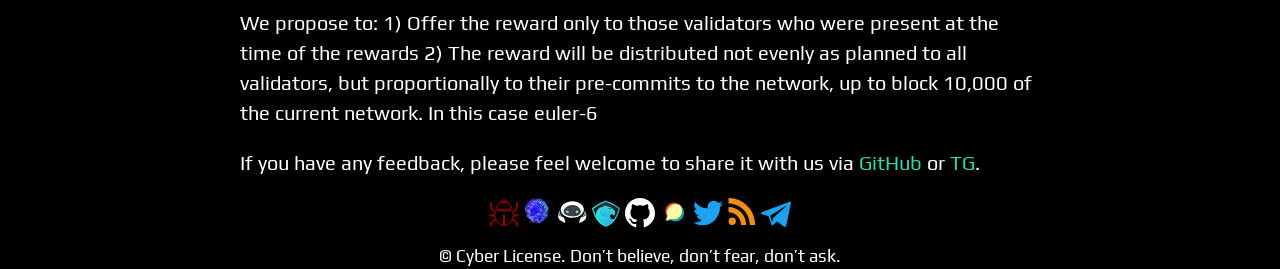
<file: cyber-report-4/index.html>
<!DOCTYPE html>
<html lang="en">
<head>
  <meta charset="utf-8" />
<meta http-equiv="X-UA-Compatible" content="IE=edge,chrome=1" />
<meta name="viewport" content="width=device-width, initial-scale=1, shrink-to-fit=no">

<title>cyber~Wednesday Day 4</title>
<meta name="description" content="A peer-to-peer hypermedia protocol to make the web faster, safer, and more open." />
<meta name="author" content="serejandmyself" />

<link rel="canonical" href="../cyber-report-4/" />
<link rel="alternate" href="../cyber-report-4/" hreflang="x-default">


<meta property="og:type" content="website" />
<meta property="og:description" content="A peer-to-peer hypermedia protocol to make the web faster, safer, and more open." />
<meta property="og:title" content="cyber~Wednesday Day 4" />
<meta property="og:site_name" content="cyber~Congress" />
<meta property="og:url" content="/cyber-report-4/" />
<meta property="og:locale" content="en_US">
<meta property="og:image" content="//img/ipfs-logo-256-ice.png" />
<meta property="og:image:type" content="image/png" />
<meta property="og:image:width" contentlogo="146" />
<meta property="og:image:height" content="166" />

<meta name="twitter:card" content="summary" />
<meta name="twitter:site" content="cyber~Congress" />
<meta name="twitter:title" content="cyber~Wednesday Day 4" />
<meta name="twitter:creator" content="serejandmyself" />
<meta name="twitter:description" content="A peer-to-peer hypermedia protocol to make the web faster, safer, and more open." />
<meta name="twitter:domain" content="https://cybercongress.ai" />
<meta name="twitter:image:src" content="//img/ipfs-logo-256-ice.png" />

<link rel="stylesheet" href="../css/main.css" />
<link rel="stylesheet" href="../highlight/github-gist.css" />
<link rel="stylesheet" href="../asciinema/asciinema-player.css" />

<link rel="shortcut icon" href="../img/newlogo.png">
<link rel="alternate feed" href="../index.xml" type="application/rss+xml" title="IPFS Blog" />

<script src="../asciinema/asciinema-player.js"></script>
<script src="../highlight/highlight.js"></script>

<script type="text/javascript">
    var baseurl = "\/";
</script>


<script>hljs.initHighlightingOnLoad()</script>

<script type="application/javascript">
var doNotTrack = false;
if (!doNotTrack) {
	window.ga=window.ga||function(){(ga.q=ga.q||[]).push(arguments)};ga.l=+new Date;
	ga('create', 'UA-52930282-2', 'auto');
	
	ga('send', 'pageview');
}
</script>
<script async src='https://www.google-analytics.com/analytics.js'></script>

</head>
<body>
  <header class="header-has-logo"  id="stars" >
        <div class="container cf">
          <h1 class="pull-left logo margin-bottom">
            <a href="../" class="logo ipfs-logo transition transition-fadeout">cyber~Congress</a>
            <a href="../"><span class='logo-text'>cyber~Congress</span></a>
          </h1>
          <nav role="navigation" class="pull-right top-nav top-nav-dark cf">
            <input id="menu-toggle" type="checkbox" class="menu-toggle">
            <label for="menu-toggle"></label>
            <ul class="list-unstyled list-inline cf">
              <li><a href="../docs/go-cyber/cyberd/"
                  >Docs</a></li>
              <li><a href="http://ai.cybercongress.ai/" >Forum</a></li>
              <li><a href="../post" >Blog</a></li>
            </ul>
          </nav>
         
        </div>
        <div class="view-more">
          <label>View more</label><a href="#"></a>
        </div>
      </header>
    

  <div class="container">

    


    <div class="post">
      <h1>cyber~Wednesday Day 4</h1>
      <p class="date">by serejandmyself on 2020-03-25</p>

      <p>
</p>

      

<p>Welcome to day 4 of the bi-weekly <a href="https://cyber.page/">cyber</a> report!</p>

<h2 id="serejandmyself">@serejandmyself</h2>

<p>Done:</p>

<ul>
<li>Finilised <a href="https://github.com/cybercongress/congress/issues/307">initial proption of OBEP</a> with @hipster</li>
<li>Started to add thoughts to <a href="https://github.com/cybercongress/cyber-foundation">cyber~Foundation</a> repo</li>
<li>Added new profiles to <a href="https://github.com/cybercongress/congress/blob/master/ecosystem/Cyber%20Homestead%20doc.md#partnering-communities">partnering communities</a> (along with videos)</li>
<li>Added <a href="https://github.com/cybercongress/congress/blob/master/ecosystem/Cyber%20Homestead%20doc.md#using-cyber-the-very-basics-of-becoming-a-master">new sections to homestead</a></li>
<li>Proposed <a href="https://github.com/cybercongress/dot-cyber/issues/215">rank for Karma levels</a></li>
</ul>

<p>Ongoing:</p>

<ul>
<li>Recorded the first podcast with @aha203, still in work</li>
<li>Carry on <a href="https://github.com/cybercongress/congress/issues/290">homestead doc</a></li>
<li><a href="https://github.com/cybercongress/congress/blob/master/ecosystem/Cyber%20Homestead%20doc.md#public-profiles">Social media</a> and [partnering communities](<a href="https://github.com/cybercongress/congress/blob/master/ecosystem">https://github.com/cybercongress/congress/blob/master/ecosystem</a></li>
<li>Offline work in Berlin</li>
</ul>

<p>To do:</p>

<ul>
<li>Finish <a href="https://github.com/cybercongress/congress/tree/master/ecosystem/guides">guides for homestead doc</a> with @savetheales</li>
<li>Resume the &lsquo;Great Web&rsquo; course <a href="https://www.youtube.com/watch?v=z8eXzAMSkq0&amp;list=PLVgXf-V4TQc3q7NDPZhO8ASQEn3jHtM84">on FB and YouTube campaign</a></li>
<li>Prepare and work with info related to the launch protocol (including posts and guides)</li>
</ul>

<h2 id="savetheales">@savetheales</h2>

<p>Done:</p>

<ul>
<li>Yet another euler-6 <a href="https://github.com/cybercongress/go-cyber/pull/474/files">test iteration</a></li>
<li>Added views for <a href="https://github.com/cybercongress/cyberindex/commit/b08052a745fa8fad039cda6e77bf2df1b298c6b8">karma and precommits</a> top subjects for GoL monitors</li>
<li>Added rebyc.cybernode.ai sandbox for dot-cyber <a href="https://github.com/cybercongress/dot-cyber/issues/182">project</a></li>
</ul>

<p>Ongoing:</p>

<ul>
<li>Launch-kit tests and release preparations</li>
</ul>

<p>To do:</p>

<ul>
<li>Read-through of foundation ceremony draft</li>
<li>Patch for GoL rules feat. @serejandmyself</li>
<li>Euler-5 pre-commits stats and links export</li>
<li>Blogpost about that</li>
<li>Develop proposal of takeoff donation start feat. @serejandmyself</li>
<li>Blogposts about test~Auction and Claim mechanics feat. @serejandmyself</li>
</ul>

<h2 id="xhipster">@xhipster</h2>

<p>Currently on sick leave</p>

<p>Done:</p>

<ul>
<li><a href="https://github.com/cybercongress/dot-cyber">Various work on dot~Cyber</a></li>
<li>Various work on <a href="https://github.com/orgs/cybercongress/projects/2">roadmap</a></li>
<li>Work with @serejandmyself on <a href="https://github.com/cybercongress/congress/issues/307">OBEP</a></li>
</ul>

<h2 id="dimakorzhovnik">@dimakorzhovnik</h2>

<p>Done:</p>

<ul>
<li>Load search results from embedded IPFS node <a href="https://github.com/cybercongress/dot-cyber/pull/212">#53</a></li>
<li>Autopin IPFS hashes after linking <a href="https://github.com/cybercongress/dot-cyber/pull/212">#195</a></li>
<li>Better cyberlinking <a href="https://github.com/cybercongress/dot-cyber/pull/212">#175</a></li>
<li>Fix calculating uptime <a href="https://github.com/cybercongress/dot-cyber/pull/220">PR</a></li>
</ul>

<p>Ongoing:</p>

<ul>
<li>Top content <a href="https://github.com/cybercongress/dot-cyber/pull/221">#210</a></li>
<li>Leaderboards for GoL <a href="https://github.com/cybercongress/dot-cyber/pull/221">#104</a></li>
<li>Realtime Game of Links monitor <a href="https://github.com/cybercongress/dot-cyber/pull/221">#150</a></li>
<li>Better makeup of search results <a href="https://github.com/cybercongress/dot-cyber/issues/209">#209</a></li>
</ul>

<p>To do:</p>

<ul>
<li>Battery <a href="https://github.com/cybercongress/dot-cyber/issues/207">#207</a></li>
<li>Call to action buttons for gift page <a href="https://github.com/cybercongress/dot-cyber/issues/173">#173</a></li>
<li>Takeoff funding <a href="https://github.com/cybercongress/dot-cyber/issues/70">#70</a></li>
<li>Governance page <a href="https://github.com/cybercongress/dot-cyber/issues/30">#30</a></li>
</ul>

<h2 id="mrlp4">@mrlp4</h2>

<p>Ongoing:</p>

<ul>
<li><a href="https://github.com/cybercongress/go-cyber/pull/474">Testing</a> Euler-6 chain</li>
<li>Online updates <a href="https://github.com/cybercongress/go-cyber/issues/464">testing</a></li>
</ul>

<p>To do:</p>

<ul>
<li>Update docs for <a href="https://github.com/cybercongress/go-cyber/issues/503">euler-6</a></li>
<li>Finalize <a href="https://github.com/cybercongress/go-cyber/issues/461">swagger.yml</a></li>
</ul>

<h2 id="litvintech">@litvintech</h2>

<p>Done:</p>

<ul>
<li>cyber: removed graph merkling due storage iterator non-determinism <a href="https://github.com/cybercongress/go-cyber/issues/496">#496</a></li>
<li>cyber: added network load endpoint <a href="https://github.com/cybercongress/go-cyber/issues/499">#499</a></li>
<li>cyber: added used karma to cyberlink&rsquo;s events <a href="https://github.com/cybercongress/go-cyber/issues/495">#495</a></li>
<li>cyber: fixed error during the signing tx with imported eth key <a href="https://github.com/cybercongress/go-cyber/issues/494">#494</a></li>
<li>cyber: tested online upgrades in Euler-6. <a href="https://github.com/cybercongress/go-cyber/issues/464">#464</a></li>
<li>cyber: deployed first WASM contract to Euler-6 <a href="https://github.com/cybercongress/go-cyber/issues/479">#479</a></li>
<li>ibc: first in cosmos community tested <a href="https://github.com/cosmos/relayer">relayer</a></li>
<li>aragon-auction-app: fixed personal rewards calculations <a href="https://github.com/cybercongress/aragon-auction-app/issues/5">#5</a></li>
<li>dot-cyber: succefully support IPFS node integration in cyber.page</li>
<li>vesting-companion: released <a href="https://github.com/cybercongress/vesting-companion">vesting-companion</a> <a href="https://github.com/cybercongress/launch-kit/issues/18">#18</a></li>
</ul>

<p>Ongoing:</p>

<ul>
<li>Research on IBC, preparation for Game of Zones</li>
<li>Communication with Cosmos/Tendermint developers</li>
<li>Cyber&rsquo;s documentation updates</li>
</ul>

<p>To do:</p>

<ul>
<li>cyber: release Euler-6 <a href="https://github.com/cybercongress/go-cyber/issues/463">#463</a></li>
<li>cyber: launch Euler-6</li>
<li>cyber: assist @mrlp4 with <a href="https://github.com/cybercongress/go-cyber/pull/504">new guides</a> for validators</li>
<li>cyber: support @mrlp4 to add configuration for swagger <a href="https://github.com/cybercongress/go-cyber/issues/461">#461</a></li>
<li>cyber~Foundation: initial cyber~Foundation Aragon ceremony guide. <a href="https://github.com/cybercongress/congress/issues/325">#325</a></li>
<li>cosmwasm: apply fuckgoogle validator for Cosmwasm first public testnet <a href="https://github.com/cybercongress/congress/issues/314">#314</a></li>
<li>ibc: deploy congress/fuckgoole zones and faucets, relayer</li>
</ul>

<h2 id="aha203">@aha203</h2>

<p>Ongoing:</p>

<ul>
<li>Postproduction of the first podcast with @serejandmyself</li>
<li>Coordination of Euler-6 release and Take Off</li>
<li>New structure suggestion for <a href="https://github.com/cybercongress/go-cyber/blob/Aha203-patch-1/README.md/">Go-Cyber Read.me</a></li>
<li>First podcast about Cyber team</li>
</ul>

<p>To do:</p>

<ul>
<li>Coordination of Euler-6 release and Take Off</li>
<li>Communication with possible donators</li>
<li>Check of user journey map (user tests)</li>
</ul>

<hr />

<p>Important note to <a href="https://cybercongress.ai/game-of-links/">GoL participants</a>:</p>

<p>There are 7 disciplines for GoL, one of which is a reward for lifetime of validators.</p>

<p>After modelling the current situation, the cyber~Congress team has concluded that the original description of the reward should be adjusted. Our proposition follows below, but first, why?</p>

<p>This discipline is easily abused, especially with the current size of the network. For example, a byzantine participant might start up several validators from one machine towards the end of GoL or a participant starting and then switching off nodes to obtain reward units.</p>

<p>The only provable way is to count the pre-commits of a given validator. In other words, the blocks that a particular validator has signed. If a pre-commit is absent, we know for certain that a validator did not take part in its approval.</p>

<p>We propose to:
1) Offer the reward only to those validators who were present at the time of the rewards
2) The reward will be distributed not evenly as planned to all validators, but proportionally to their pre-commits to the network, up to block 10,000 of the current network. In this case euler-6</p>

<p>If you have any feedback, please feel welcome to share it with us via <a href="https://github.com/cybercongress">GitHub</a> or <a href="https://t.me/fuckgoogle">TG</a>.</p>


      
          <h2 id="comments">Comments</h2>
          <div id='discourse-comments'></div>
          <script type="text/javascript">
            DiscourseEmbed = { discourseUrl: 'https://discuss.ipfs.io/',
              discourseEmbedUrl: 'https://ipfs.io/blog/cyber-report-4' };
              if (window.location.hostname === 'blog.ipfs.io') {
                (function() {
                  var d = document.createElement('script'); d.type = 'text/javascript'; d.async = true;
                  d.src = DiscourseEmbed.discourseUrl + 'javascripts/embed.js';
                  (document.getElementsByTagName('head')[0] || document.getElementsByTagName('body')[0]).appendChild(d);
                })();
              } else {
                 
                 
                 document.getElementById('comments').style.display = 'none';
                 document.getElementById('discourse-comments').style.display = 'none';
              }
          </script>
      
    </div>
  </div> 

  <footer role="contentinfo" class="footer-primary">
  <div class="container cf">
    <div class="cf">
      
      <div class="share-links center">
        <ul class="share list-unstyled">
          
          <li><a class="Cyber-page" target="_blank" href="https://cyber.page/">Cyber-page</a></li>
          
          <li><a class="Cyberd" target="_blank" href="https://cyberd.ai/">Cyberd</a></li>
          
          <li><a class="Cyb" target="_blank" href="https://cyb.ai/">Cyb</a></li>
          
          <li><a class="Aragon" target="_blank" href="https://mainnet.aragon.org/#/cybercongress/0x4feb2bcc5907e7779130c093eef8fb44502c1330">Aragon</a></li>
          
          <li><a class="Github" target="_blank" href="https://github.com/cybercongress">Github</a></li>
          
          <li><a class="Forum" target="_blank" href="https://ai.cybercongress.ai/">Forum</a></li>
          
          <li><a class="Twitter" target="_blank" href="https://twitter.com/cyber_devs">Twitter</a></li>
          
          <li><a class="Rss" target="_blank" href="https://cybercongress.ai/index.xml">Rss</a></li>
          
          <li><a class="Telegram" target="_blank" href="https://t.me/fuckgoogle">Telegram</a></li>
          
        </ul>
      </div>
    </div>
    <p class="footer-copyright center">© Cyber License. Don’t believe, don’t fear, don’t ask.</p>
  </div>
</footer>



</body>
</html>
</file>
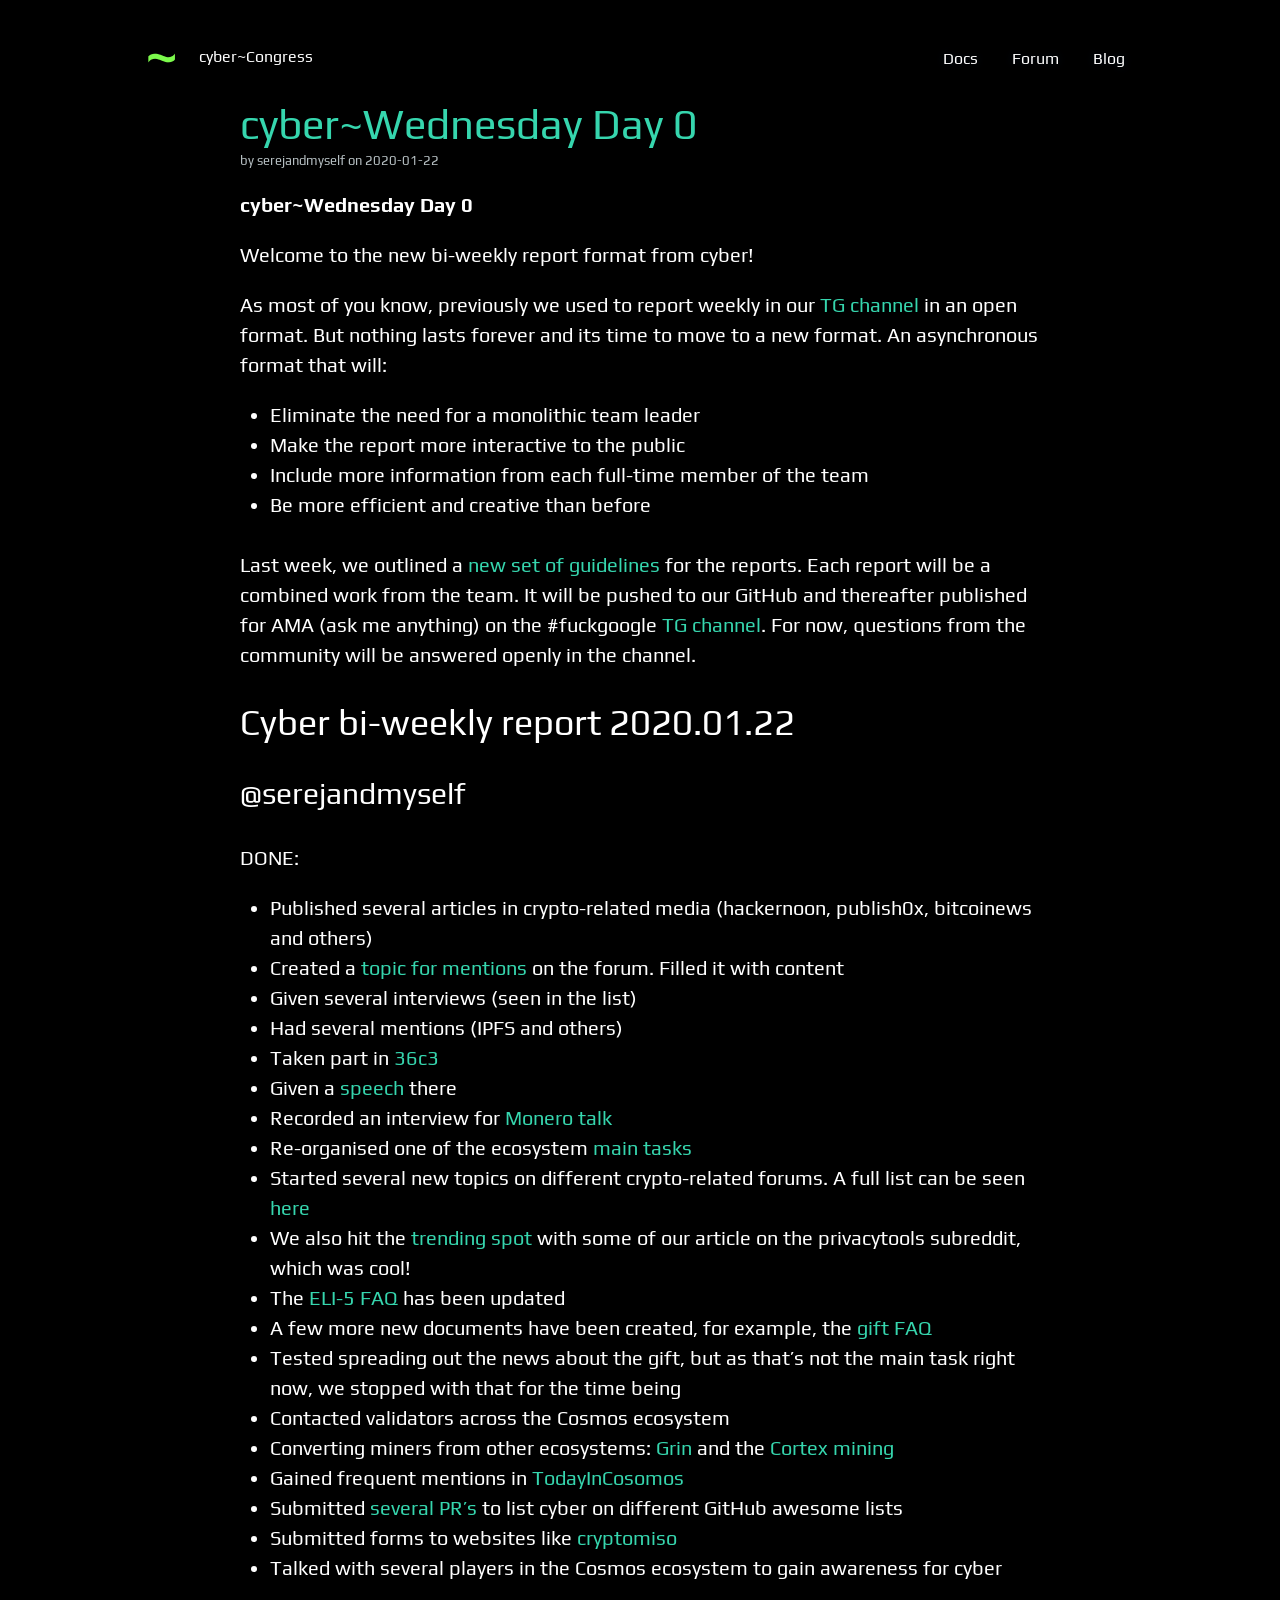
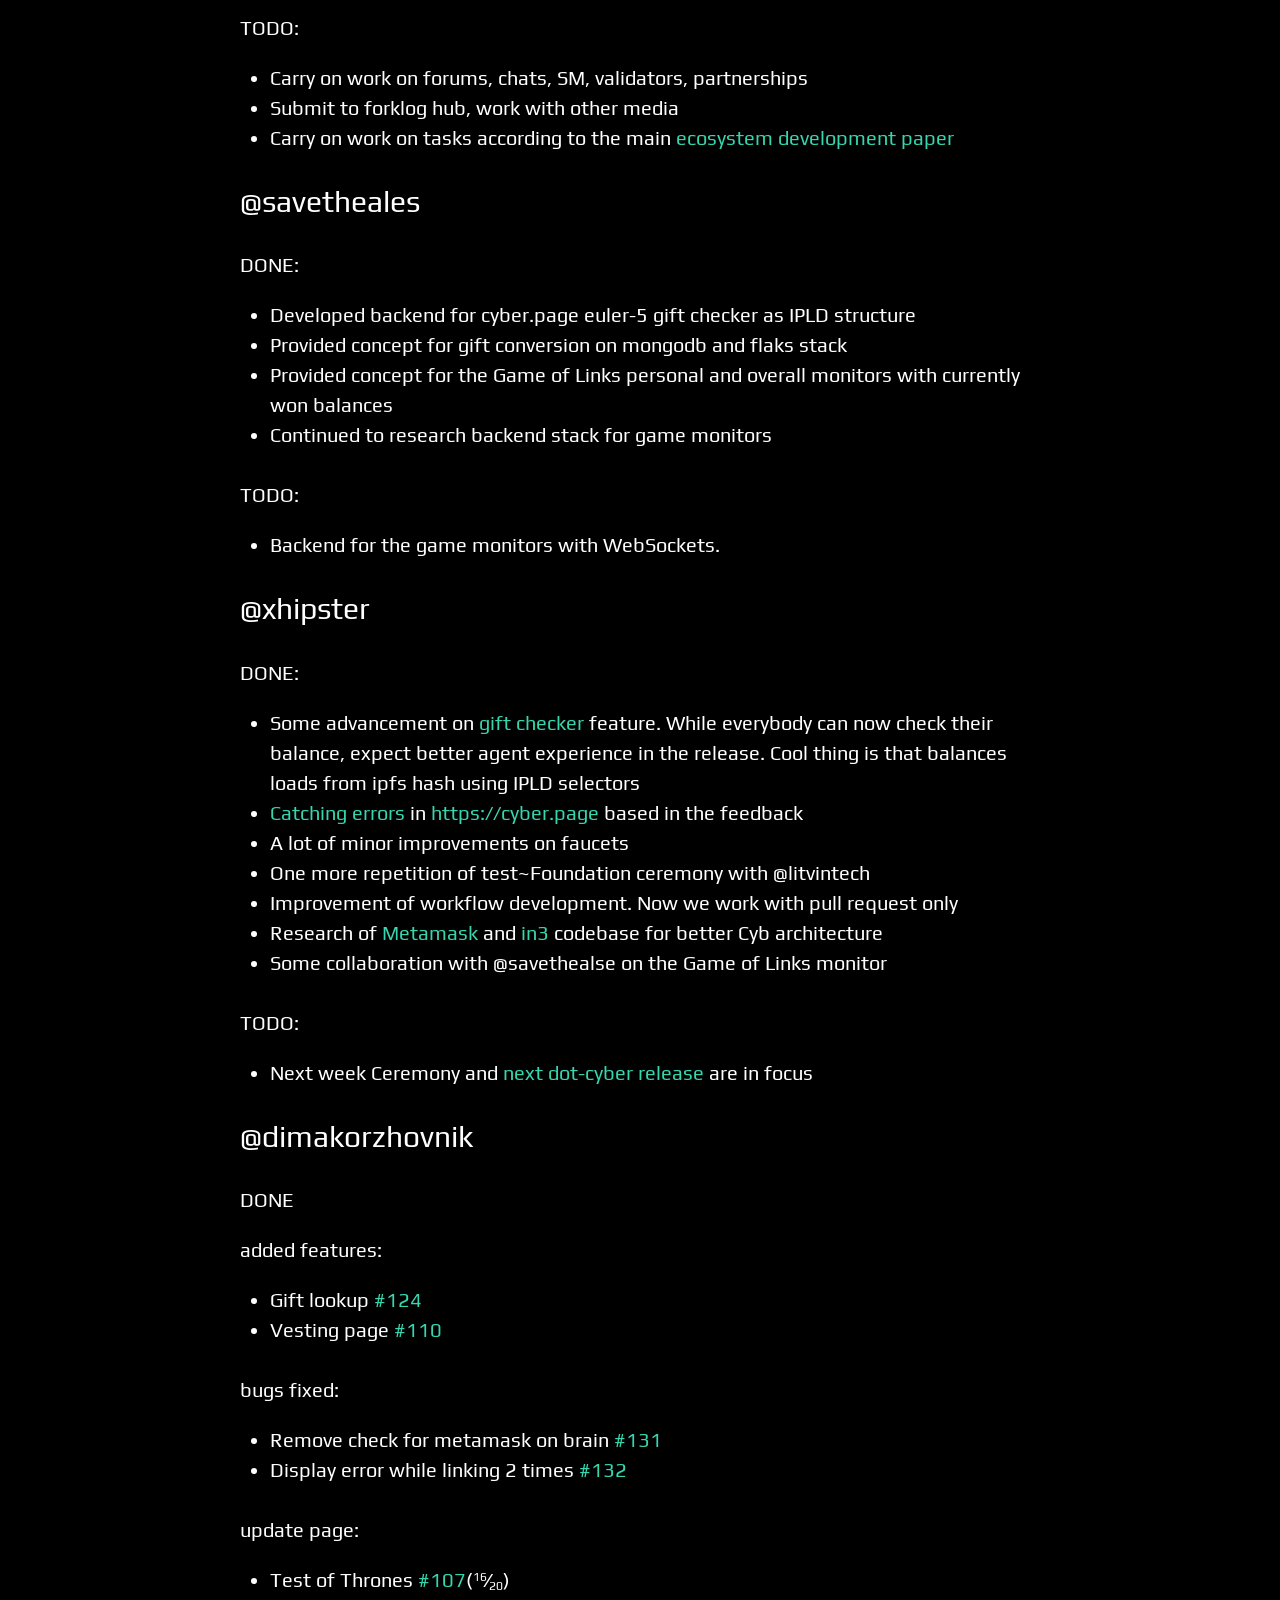
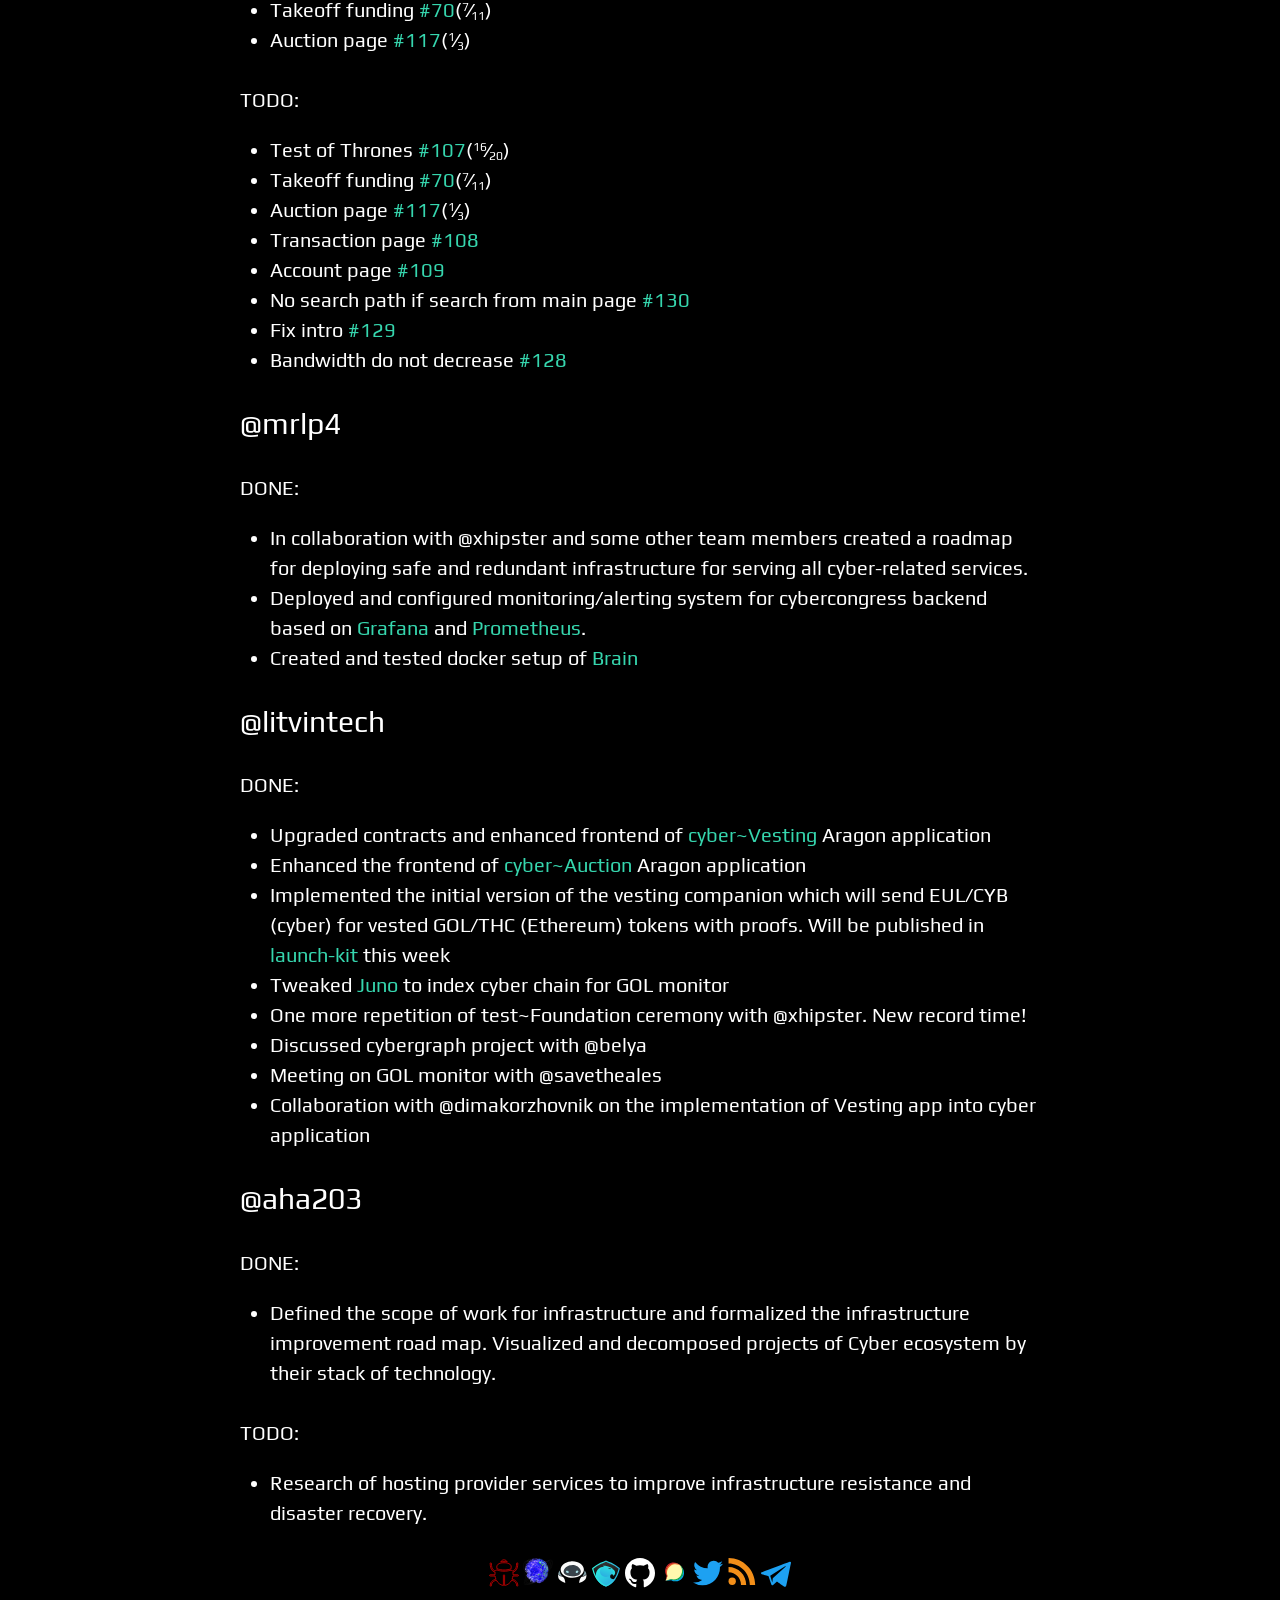
<file: cyber-report0/index.html>
<!DOCTYPE html>
<html lang="en">
<head>
  <meta charset="utf-8" />
<meta http-equiv="X-UA-Compatible" content="IE=edge,chrome=1" />
<meta name="viewport" content="width=device-width, initial-scale=1, shrink-to-fit=no">

<title>cyber~Wednesday Day 0</title>
<meta name="description" content="A peer-to-peer hypermedia protocol to make the web faster, safer, and more open." />
<meta name="author" content="serejandmyself" />

<link rel="canonical" href="../cyber-report0/" />
<link rel="alternate" href="../cyber-report0/" hreflang="x-default">


<meta property="og:type" content="website" />
<meta property="og:description" content="A peer-to-peer hypermedia protocol to make the web faster, safer, and more open." />
<meta property="og:title" content="cyber~Wednesday Day 0" />
<meta property="og:site_name" content="cyber~Congress" />
<meta property="og:url" content="/cyber-report0/" />
<meta property="og:locale" content="en_US">
<meta property="og:image" content="//img/ipfs-logo-256-ice.png" />
<meta property="og:image:type" content="image/png" />
<meta property="og:image:width" contentlogo="146" />
<meta property="og:image:height" content="166" />

<meta name="twitter:card" content="summary" />
<meta name="twitter:site" content="cyber~Congress" />
<meta name="twitter:title" content="cyber~Wednesday Day 0" />
<meta name="twitter:creator" content="serejandmyself" />
<meta name="twitter:description" content="A peer-to-peer hypermedia protocol to make the web faster, safer, and more open." />
<meta name="twitter:domain" content="https://cybercongress.ai" />
<meta name="twitter:image:src" content="//img/ipfs-logo-256-ice.png" />

<link rel="stylesheet" href="../css/main.css" />
<link rel="stylesheet" href="../highlight/github-gist.css" />
<link rel="stylesheet" href="../asciinema/asciinema-player.css" />

<link rel="shortcut icon" href="../img/newlogo.png">
<link rel="alternate feed" href="../index.xml" type="application/rss+xml" title="IPFS Blog" />

<script src="../asciinema/asciinema-player.js"></script>
<script src="../highlight/highlight.js"></script>

<script type="text/javascript">
    var baseurl = "\/";
</script>


<script>hljs.initHighlightingOnLoad()</script>

<script type="application/javascript">
var doNotTrack = false;
if (!doNotTrack) {
	window.ga=window.ga||function(){(ga.q=ga.q||[]).push(arguments)};ga.l=+new Date;
	ga('create', 'UA-52930282-2', 'auto');
	
	ga('send', 'pageview');
}
</script>
<script async src='https://www.google-analytics.com/analytics.js'></script>

</head>
<body>
  <header class="header-has-logo"  id="stars" >
        <div class="container cf">
          <h1 class="pull-left logo margin-bottom">
            <a href="../" class="logo ipfs-logo transition transition-fadeout">cyber~Congress</a>
            <a href="../"><span class='logo-text'>cyber~Congress</span></a>
          </h1>
          <nav role="navigation" class="pull-right top-nav top-nav-dark cf">
            <input id="menu-toggle" type="checkbox" class="menu-toggle">
            <label for="menu-toggle"></label>
            <ul class="list-unstyled list-inline cf">
              <li><a href="../docs/go-cyber/cyberd/"
                  >Docs</a></li>
              <li><a href="http://ai.cybercongress.ai/" >Forum</a></li>
              <li><a href="../post" >Blog</a></li>
            </ul>
          </nav>
         
        </div>
        <div class="view-more">
          <label>View more</label><a href="#"></a>
        </div>
      </header>
    

  <div class="container">

    


    <div class="post">
      <h1>cyber~Wednesday Day 0</h1>
      <p class="date">by serejandmyself on 2020-01-22</p>

      <p>
</p>

      

<p><strong>cyber~Wednesday Day 0</strong></p>

<p>Welcome to the new bi-weekly report format from cyber!</p>

<p>As most of you know, previously we used to report weekly in our <a href="https://t.me/fuckgoogle">TG channel</a> in an open format. But nothing lasts forever and its time to move to a new format. An asynchronous format that will:</p>

<ul>
<li>Eliminate the need for a monolithic team leader</li>
<li>Make the report more interactive to the public</li>
<li>Include more information from each full-time member of the team</li>
<li>Be more efficient and creative than before</li>
</ul>

<p>Last week, we outlined a <a href="https://github.com/cybercongress/congress/blob/master/teams/team%20reports.md">new set of guidelines</a> for the reports. Each report will be a combined work from the team. It will be pushed to our GitHub and thereafter published for AMA (ask me anything) on the #fuckgoogle <a href="https://t.me/fuckgoogle">TG channel</a>. For now, questions from the community will be answered openly in the channel.</p>

<h2 id="cyber-bi-weekly-report-2020-01-22">Cyber bi-weekly report 2020.01.22</h2>

<h3 id="serejandmyself">@serejandmyself</h3>

<p>DONE:</p>

<ul>
<li>Published several articles in crypto-related media (hackernoon, publish0x, bitcoinews and others)</li>
<li>Created a <a href="https://ai.cybercongress.ai/t/mentions-of-the-beast-in-the-wild-any-links-that-mention-cyber-cyb-etc-are-a-fair-game/40">topic for mentions</a> on the forum. Filled it with content</li>
<li>Given several interviews (seen in the list)</li>
<li>Had several mentions (IPFS and others)</li>
<li>Taken part in <a href="https://events.ccc.de/congress/2019/wiki/index.php/Main_Page">36c3</a></li>
<li>Given a <a href="https://www.youtube.com/watch?v=mc51zyflpa8">speech</a> there</li>
<li>Recorded an interview for <a href="https://www.monerotalk.live/">Monero talk</a></li>
<li>Re-organised one of the ecosystem <a href="https://github.com/cybercongress/congress/issues/289">main tasks</a></li>
<li>Started several new topics on different crypto-related forums. A full list can be seen <a href="https://github.com/cybercongress/congress/tree/master/ecosystem/profiles">here</a></li>
<li>We also hit the <a href="https://www.reddit.com/r/privacytoolsIO/comments/en6qbn/data_is_the_new_gold_unfortunately_in_todays/">trending spot</a> with some of our article on the privacytools subreddit, which was cool!</li>
<li>The <a href="https://github.com/cybercongress/congress/blob/master/ecosystem/ELI-5%20FAQ.md">ELI-5 FAQ</a> has been updated</li>
<li>A few more new documents have been created, for example, the <a href="https://github.com/cybercongress/congress/blob/master/ecosystem/Gift%20FAQ%20and%20general%20gift%20information.md">gift FAQ</a></li>
<li>Tested spreading out the news about the gift, but as that&rsquo;s not the main task right now, we stopped with that for the time being</li>
<li>Contacted validators across the Cosmos ecosystem</li>
<li>Converting miners from other ecosystems: <a href="https://forum.grin.mw/t/a-shout-out-to-the-miners-of-grin-uncategorized-because-its-not-about-mining-grin-directly/6966">Grin</a> and the <a href="https://www.reddit.com/r/Cortex_Official/comments/erbuw3/off_topic_calling_out_to_cortex_miners/">Cortex mining</a></li>
<li>Gained frequent mentions in <a href="https://twitter.com/adriana_kalpa">TodayInCosomos</a></li>
<li>Submitted <a href="https://github.com/serejandmyself">several PR&rsquo;s</a> to list cyber on different GitHub awesome lists</li>
<li>Submitted forms to websites like <a href="https://www.cryptomiso.com/">cryptomiso</a></li>
<li>Talked with several players in the Cosmos ecosystem to gain awareness for cyber</li>
</ul>

<p>TODO:</p>

<ul>
<li>Carry on work on forums, chats, SM, validators, partnerships</li>
<li>Submit to forklog hub, work with other media</li>
<li>Carry on work on tasks according to the main <a href="https://github.com/cybercongress/congress/blob/master/ecosystem/cyber~Ecosystem%20development%20paper.md">ecosystem development paper</a></li>
</ul>

<h3 id="savetheales">@savetheales</h3>

<p>DONE:</p>

<ul>
<li>Developed backend for cyber.page euler-5 gift checker as IPLD structure</li>
<li>Provided concept for gift conversion on mongodb and flaks stack</li>
<li>Provided concept for the Game of Links personal and overall monitors with currently won balances</li>
<li>Continued to research backend stack for game monitors</li>
</ul>

<p>TODO:</p>

<ul>
<li>Backend for the game monitors with WebSockets.<br /></li>
</ul>

<h3 id="xhipster">@xhipster</h3>

<p>DONE:</p>

<ul>
<li>Some advancement on <a href="https://cyber.page/#/search/0x002F9CaF40a444f20813DA783D152bdfAF42852F">gift checker</a> feature. While everybody can now check their balance, expect better agent experience in the release. Cool thing is that balances loads from ipfs hash using IPLD selectors</li>
<li><a href="https://github.com/cybercongress/dot-cyber/issues?q=is%3Aopen+is%3Aissue+label%3Aerror">Catching errors</a> in <a href="https://cyber.page">https://cyber.page</a> based in the feedback</li>
<li>A lot of minor improvements on faucets</li>
<li>One more repetition of test~Foundation ceremony with @litvintech</li>
<li>Improvement of workflow development. Now we work with pull request only</li>
<li>Research of <a href="https://github.com/MetaMask/metamask-extension">Metamask</a> and <a href="https://in3.readthedocs.io/en/develop/getting_started.html">in3</a> codebase for better Cyb architecture</li>
<li>Some collaboration with @savethealse on the Game of Links monitor</li>
</ul>

<p>TODO:</p>

<ul>
<li>Next week Ceremony and <a href="https://github.com/cybercongress/dot-cyber/projects/3">next dot-cyber release</a> are in focus</li>
</ul>

<h3 id="dimakorzhovnik">@dimakorzhovnik</h3>

<p>DONE</p>

<p>added features:</p>

<ul>
<li>Gift lookup <a href="https://github.com/cybercongress/dot-cyber/issues/124">#124</a></li>
<li>Vesting page <a href="https://github.com/cybercongress/dot-cyber/issues/110">#110</a></li>
</ul>

<p>bugs fixed:</p>

<ul>
<li>Remove check for metamask on brain <a href="https://github.com/cybercongress/dot-cyber/issues/131">#131</a></li>
<li>Display error while linking 2 times <a href="https://github.com/cybercongress/dot-cyber/issues/132">#132</a></li>
</ul>

<p>update page:</p>

<ul>
<li>Test of Thrones <a href="https://github.com/cybercongress/dot-cyber/issues/107">#107</a>(<sup>16</sup>&frasl;<sub>20</sub>)</li>
<li>Takeoff funding <a href="https://github.com/cybercongress/dot-cyber/issues/70">#70</a>(<sup>7</sup>&frasl;<sub>11</sub>)</li>
<li>Auction page <a href="https://github.com/cybercongress/dot-cyber/issues/117">#117</a>(<sup>1</sup>&frasl;<sub>3</sub>)</li>
</ul>

<p>TODO:</p>

<ul>
<li>Test of Thrones <a href="https://github.com/cybercongress/dot-cyber/issues/107">#107</a>(<sup>16</sup>&frasl;<sub>20</sub>)</li>
<li>Takeoff funding <a href="https://github.com/cybercongress/dot-cyber/issues/70">#70</a>(<sup>7</sup>&frasl;<sub>11</sub>)</li>
<li>Auction page <a href="https://github.com/cybercongress/dot-cyber/issues/117">#117</a>(<sup>1</sup>&frasl;<sub>3</sub>)</li>
<li>Transaction page <a href="https://github.com/cybercongress/dot-cyber/issues/108">#108</a></li>
<li>Account page <a href="https://github.com/cybercongress/dot-cyber/issues/109">#109</a></li>
<li>No search path if search from main page <a href="https://github.com/cybercongress/dot-cyber/issues/130">#130</a></li>
<li>Fix intro <a href="https://github.com/cybercongress/dot-cyber/issues/129">#129</a></li>
<li>Bandwidth do not decrease <a href="https://github.com/cybercongress/dot-cyber/issues/128">#128</a></li>
</ul>

<h3 id="mrlp4">@mrlp4</h3>

<p>DONE:</p>

<ul>
<li>In collaboration with @xhipster and some other team members created a roadmap for deploying safe and redundant infrastructure for serving all cyber-related services.</li>
<li>Deployed and configured monitoring/alerting system for cybercongress backend based on <a href="https://github.com/grafana/grafana">Grafana</a> and <a href="https://github.com/prometheus/prometheus">Prometheus</a>.</li>
<li>Created and tested docker setup of <a href="https://github.com/cybercongress/brain">Brain</a></li>
</ul>

<h3 id="litvintech">@litvintech</h3>

<p>DONE:</p>

<ul>
<li>Upgraded contracts and enhanced frontend of <a href="github.com/cybercongress/aragon-auction-app">cyber~Vesting</a> Aragon application</li>
<li>Enhanced the frontend of <a href="github.com/cybercongress/aragon-auction-app">cyber~Auction</a> Aragon application</li>
<li>Implemented the initial version of the vesting companion which will send EUL/CYB (cyber) for vested GOL/THC (Ethereum) tokens with proofs. Will be published in <a href="https://github.com/cybercongress/launch-kit/">launch-kit</a> this week</li>
<li>Tweaked <a href="https://github.com/fissionlabsio/juno/">Juno</a> to index cyber chain for GOL monitor</li>
<li>One more repetition of test~Foundation ceremony with @xhipster. New record time!</li>
<li>Discussed cybergraph project with @belya</li>
<li>Meeting on GOL monitor with @savetheales</li>
<li>Collaboration with @dimakorzhovnik on the implementation of Vesting app into cyber application</li>
</ul>

<h3 id="aha203">@aha203</h3>

<p>DONE:</p>

<ul>
<li>Defined the scope of work for infrastructure and formalized the infrastructure improvement road map. Visualized and decomposed projects of Cyber ecosystem by their stack of technology.</li>
</ul>

<p>TODO:</p>

<ul>
<li>Research of hosting provider services to improve infrastructure resistance and disaster recovery.</li>
</ul>


      
          <h2 id="comments">Comments</h2>
          <div id='discourse-comments'></div>
          <script type="text/javascript">
            DiscourseEmbed = { discourseUrl: 'https://discuss.ipfs.io/',
              discourseEmbedUrl: 'https://ipfs.io/blog/cyber-report0' };
              if (window.location.hostname === 'blog.ipfs.io') {
                (function() {
                  var d = document.createElement('script'); d.type = 'text/javascript'; d.async = true;
                  d.src = DiscourseEmbed.discourseUrl + 'javascripts/embed.js';
                  (document.getElementsByTagName('head')[0] || document.getElementsByTagName('body')[0]).appendChild(d);
                })();
              } else {
                 
                 
                 document.getElementById('comments').style.display = 'none';
                 document.getElementById('discourse-comments').style.display = 'none';
              }
          </script>
      
    </div>
  </div> 

  <footer role="contentinfo" class="footer-primary">
  <div class="container cf">
    <div class="cf">
      
      <div class="share-links center">
        <ul class="share list-unstyled">
          
          <li><a class="Cyber-page" target="_blank" href="https://cyber.page/">Cyber-page</a></li>
          
          <li><a class="Cyberd" target="_blank" href="https://cyberd.ai/">Cyberd</a></li>
          
          <li><a class="Cyb" target="_blank" href="https://cyb.ai/">Cyb</a></li>
          
          <li><a class="Aragon" target="_blank" href="https://mainnet.aragon.org/#/cybercongress/0x4feb2bcc5907e7779130c093eef8fb44502c1330">Aragon</a></li>
          
          <li><a class="Github" target="_blank" href="https://github.com/cybercongress">Github</a></li>
          
          <li><a class="Forum" target="_blank" href="https://ai.cybercongress.ai/">Forum</a></li>
          
          <li><a class="Twitter" target="_blank" href="https://twitter.com/cyber_devs">Twitter</a></li>
          
          <li><a class="Rss" target="_blank" href="https://cybercongress.ai/index.xml">Rss</a></li>
          
          <li><a class="Telegram" target="_blank" href="https://t.me/fuckgoogle">Telegram</a></li>
          
        </ul>
      </div>
    </div>
    <p class="footer-copyright center">© Cyber License. Don’t believe, don’t fear, don’t ask.</p>
  </div>
</footer>



</body>
</html>
</file>
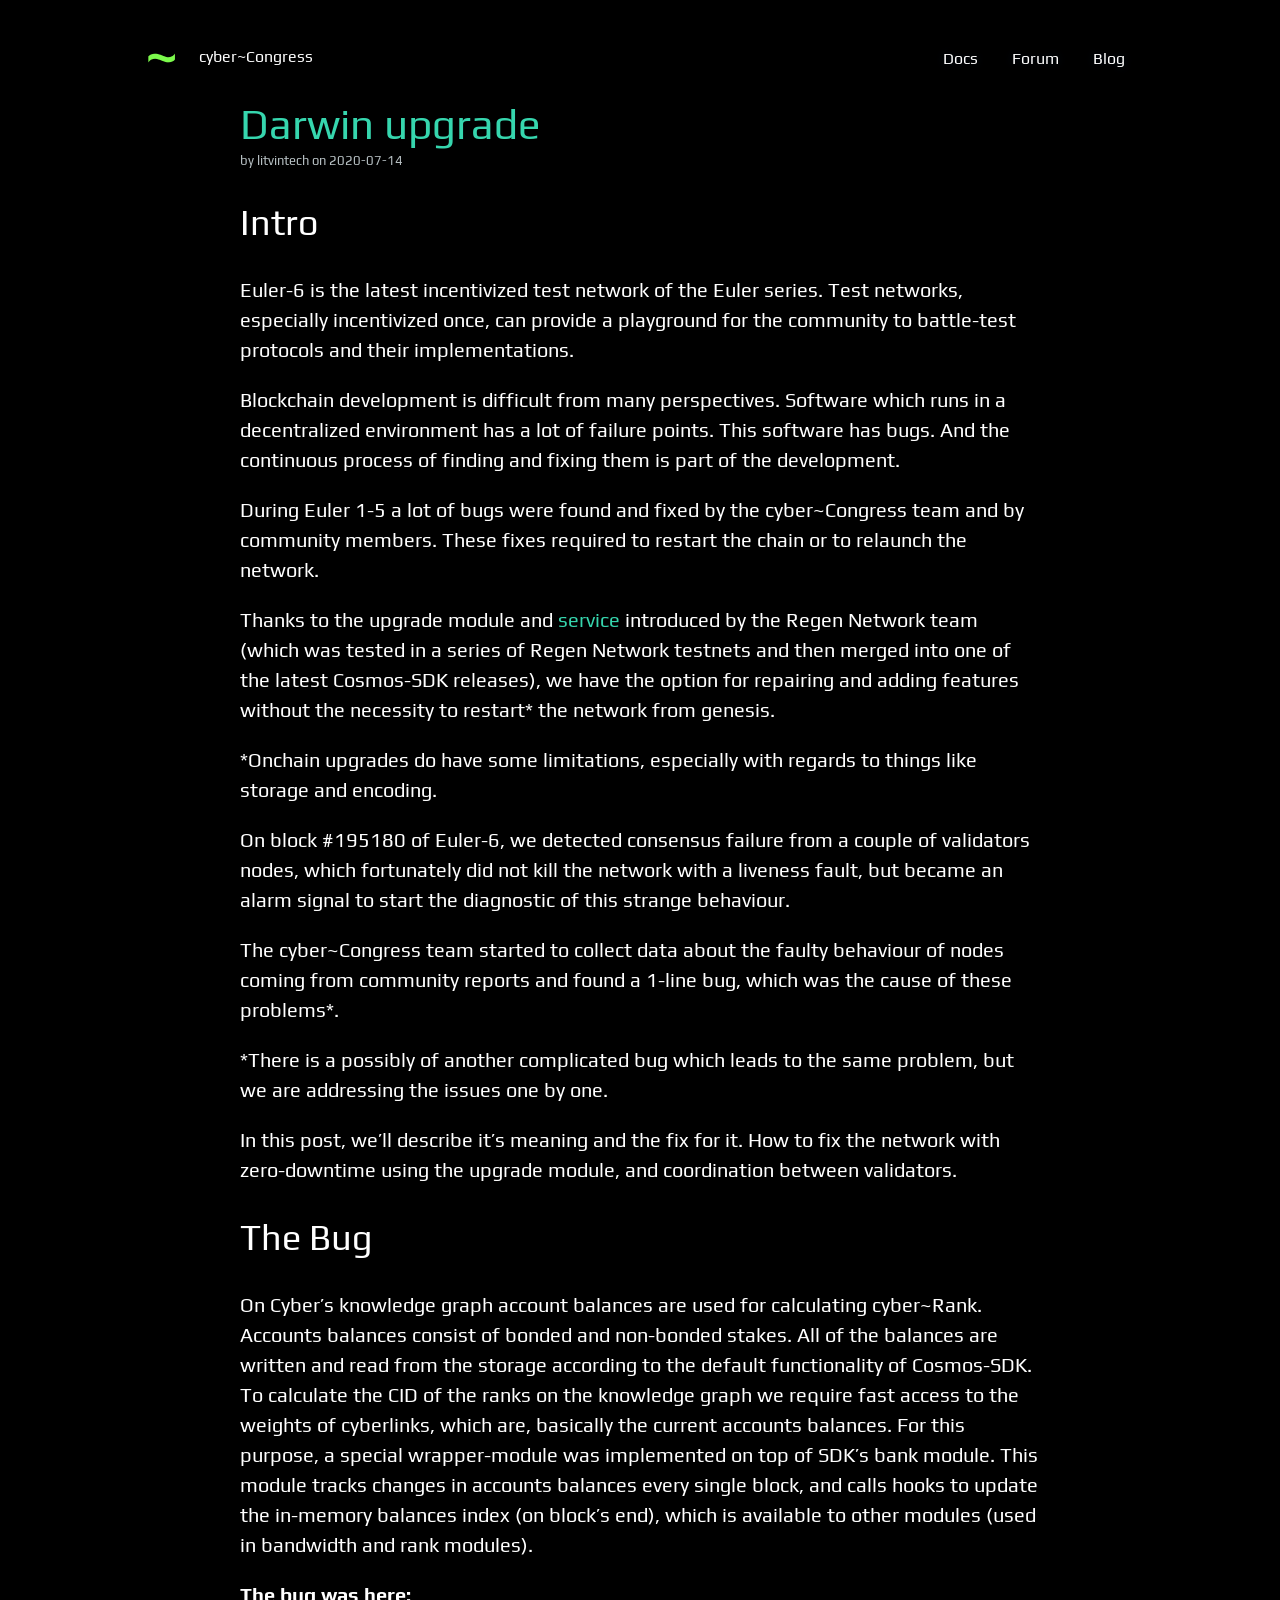
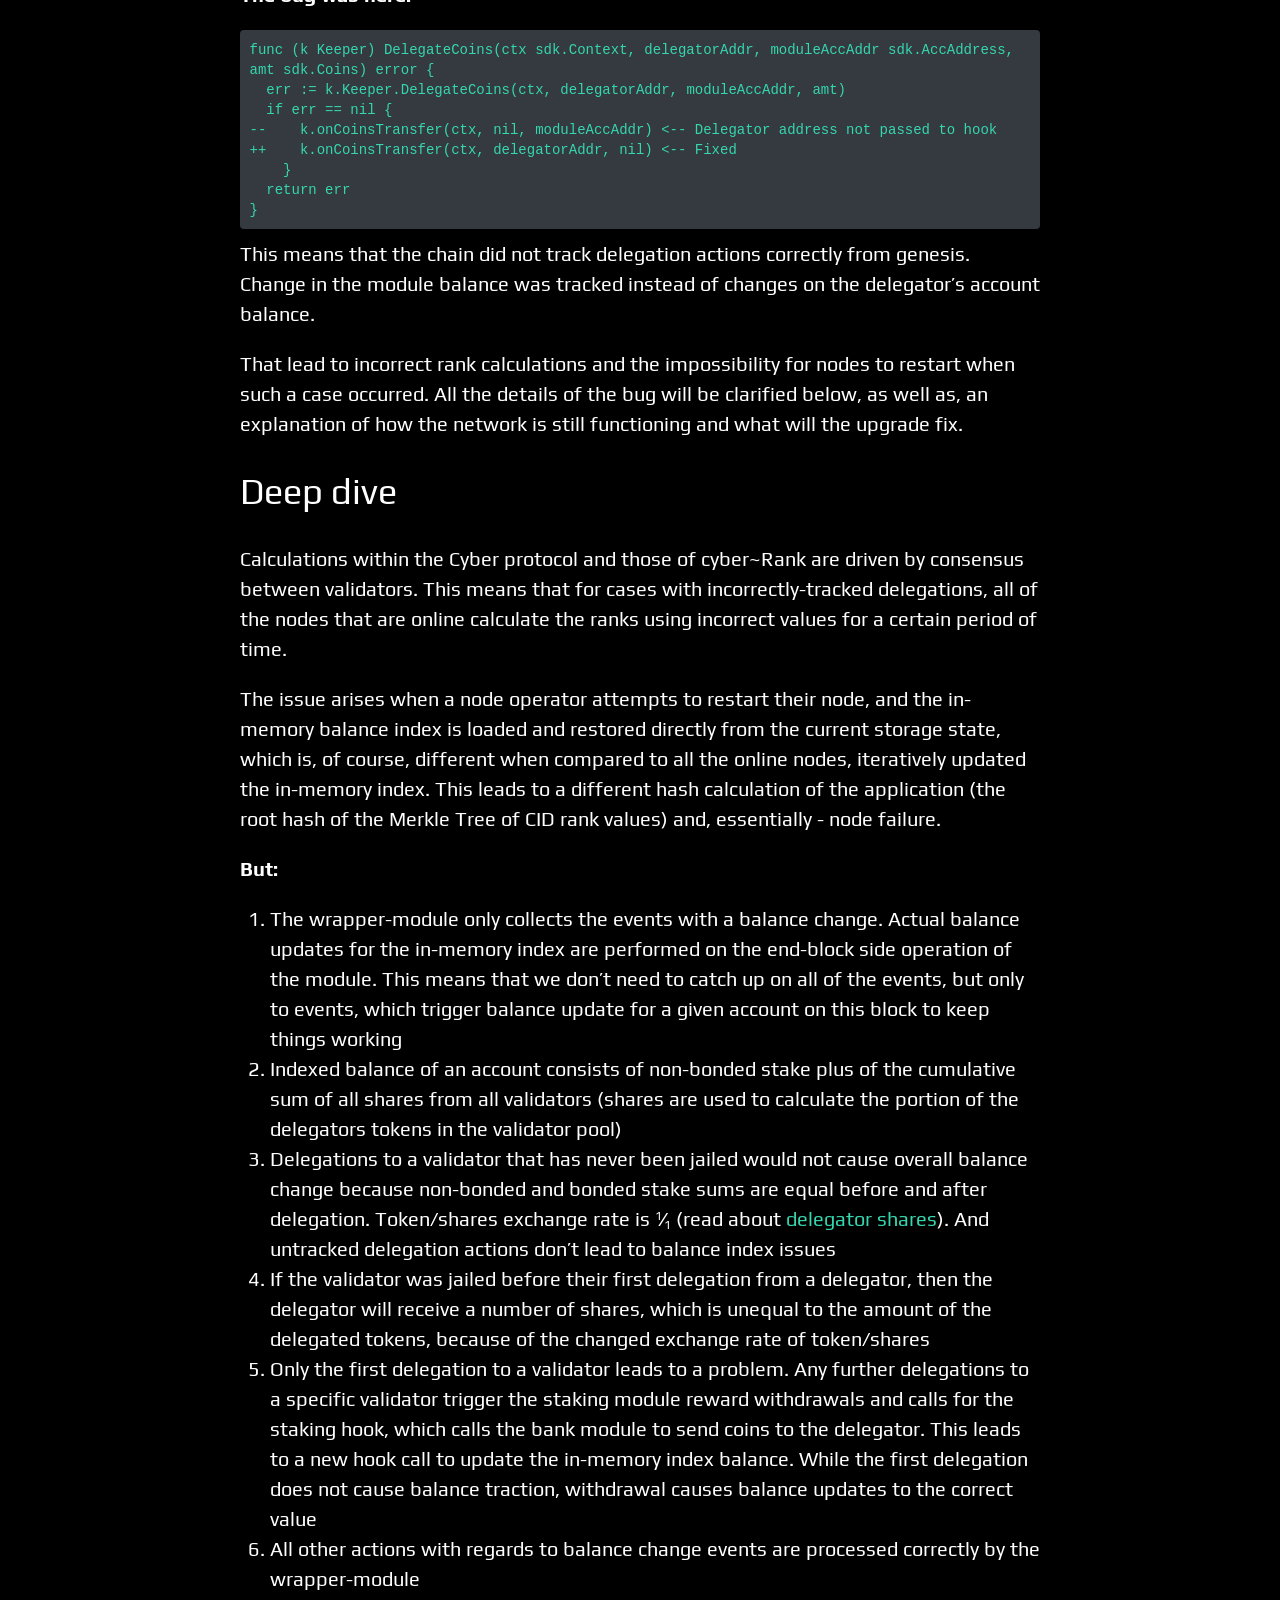
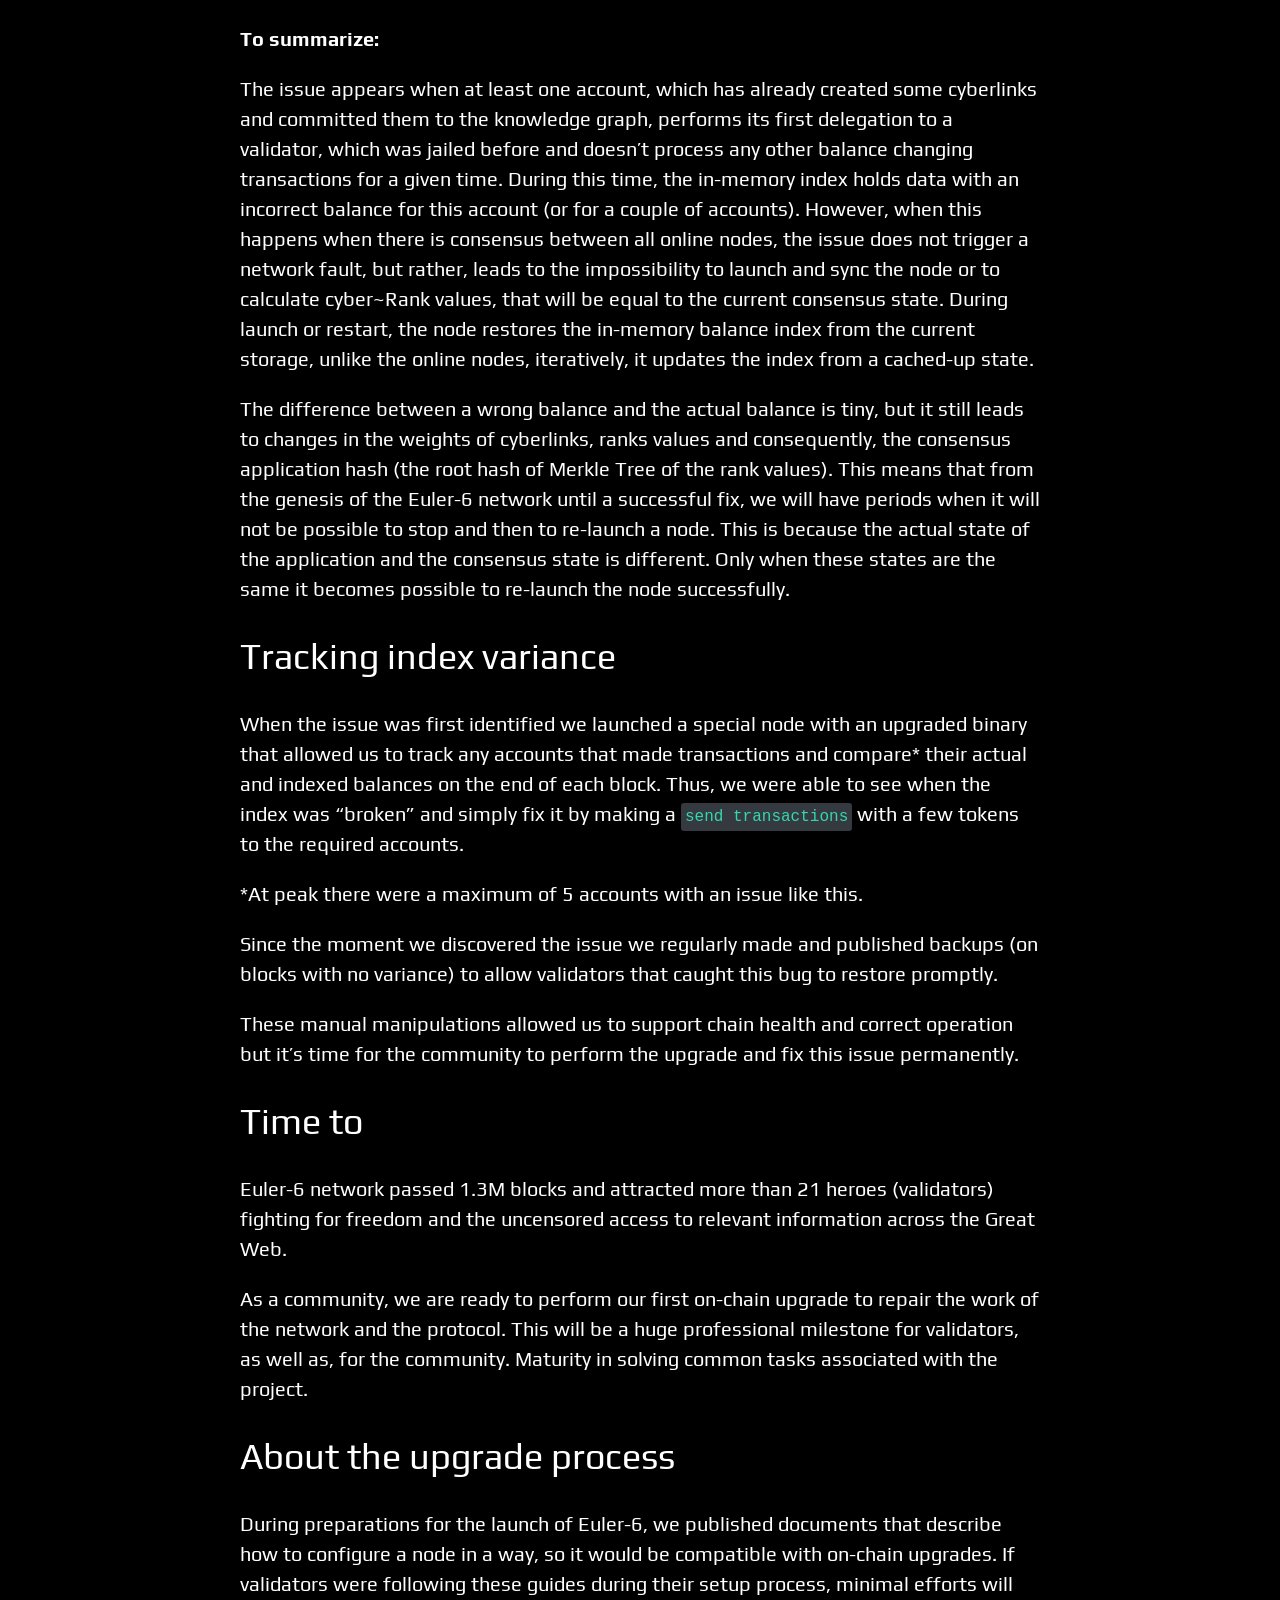
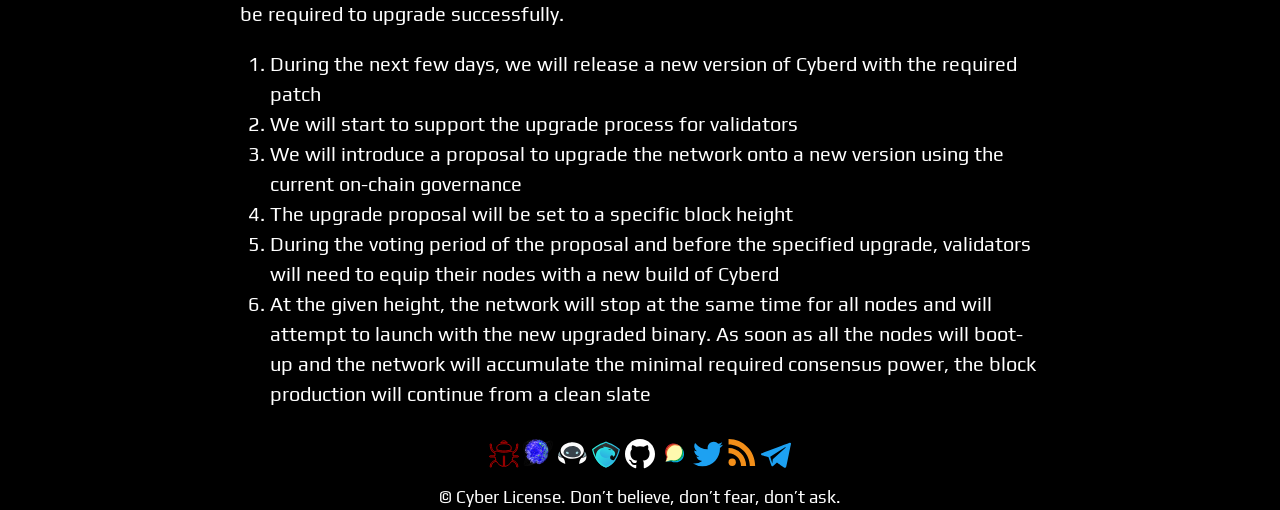
<file: darwin-upgrade/index.html>
<!DOCTYPE html>
<html lang="en">
<head>
  <meta charset="utf-8" />
<meta http-equiv="X-UA-Compatible" content="IE=edge,chrome=1" />
<meta name="viewport" content="width=device-width, initial-scale=1, shrink-to-fit=no">

<title>Darwin upgrade</title>
<meta name="description" content="A peer-to-peer hypermedia protocol to make the web faster, safer, and more open." />
<meta name="author" content="litvintech" />

<link rel="canonical" href="../darwin-upgrade/" />
<link rel="alternate" href="../darwin-upgrade/" hreflang="x-default">


<meta property="og:type" content="website" />
<meta property="og:description" content="A peer-to-peer hypermedia protocol to make the web faster, safer, and more open." />
<meta property="og:title" content="Darwin upgrade" />
<meta property="og:site_name" content="cyber~Congress" />
<meta property="og:url" content="/darwin-upgrade/" />
<meta property="og:locale" content="en_US">
<meta property="og:image" content="//img/ipfs-logo-256-ice.png" />
<meta property="og:image:type" content="image/png" />
<meta property="og:image:width" contentlogo="146" />
<meta property="og:image:height" content="166" />

<meta name="twitter:card" content="summary" />
<meta name="twitter:site" content="cyber~Congress" />
<meta name="twitter:title" content="Darwin upgrade" />
<meta name="twitter:creator" content="litvintech" />
<meta name="twitter:description" content="A peer-to-peer hypermedia protocol to make the web faster, safer, and more open." />
<meta name="twitter:domain" content="https://cybercongress.ai" />
<meta name="twitter:image:src" content="//img/ipfs-logo-256-ice.png" />

<link rel="stylesheet" href="../css/main.css" />
<link rel="stylesheet" href="../highlight/github-gist.css" />
<link rel="stylesheet" href="../asciinema/asciinema-player.css" />

<link rel="shortcut icon" href="../img/newlogo.png">
<link rel="alternate feed" href="../index.xml" type="application/rss+xml" title="IPFS Blog" />

<script src="../asciinema/asciinema-player.js"></script>
<script src="../highlight/highlight.js"></script>

<script type="text/javascript">
    var baseurl = "\/";
</script>


<script>hljs.initHighlightingOnLoad()</script>

<script type="application/javascript">
var doNotTrack = false;
if (!doNotTrack) {
	window.ga=window.ga||function(){(ga.q=ga.q||[]).push(arguments)};ga.l=+new Date;
	ga('create', 'UA-52930282-2', 'auto');
	
	ga('send', 'pageview');
}
</script>
<script async src='https://www.google-analytics.com/analytics.js'></script>

</head>
<body>
  <header class="header-has-logo"  id="stars" >
        <div class="container cf">
          <h1 class="pull-left logo margin-bottom">
            <a href="../" class="logo ipfs-logo transition transition-fadeout">cyber~Congress</a>
            <a href="../"><span class='logo-text'>cyber~Congress</span></a>
          </h1>
          <nav role="navigation" class="pull-right top-nav top-nav-dark cf">
            <input id="menu-toggle" type="checkbox" class="menu-toggle">
            <label for="menu-toggle"></label>
            <ul class="list-unstyled list-inline cf">
              <li><a href="../docs/go-cyber/cyberd/"
                  >Docs</a></li>
              <li><a href="http://ai.cybercongress.ai/" >Forum</a></li>
              <li><a href="../post" >Blog</a></li>
            </ul>
          </nav>
         
        </div>
        <div class="view-more">
          <label>View more</label><a href="#"></a>
        </div>
      </header>
    

  <div class="container">

    


    <div class="post">
      <h1>Darwin upgrade</h1>
      <p class="date">by litvintech on 2020-07-14</p>

      <p>
</p>

      

<h2 id="intro">Intro</h2>

<p>Euler-6 is the latest incentivized test network of the Euler series. Test networks, especially incentivized once, can provide a playground for the community to battle-test protocols and their implementations.</p>

<p>Blockchain development is difficult from many perspectives. Software which runs in a decentralized environment has a lot of failure points. This software has bugs. And the continuous process of finding and fixing them is part of the development.</p>

<p>During Euler 1-5 a lot of bugs were found and fixed by the cyber~Congress team and by community members. These fixes required to restart the chain or to relaunch the network.</p>

<p>Thanks to the upgrade module and <a href="https://github.com/regen-network/cosmosd">service</a> introduced by the Regen Network team (which was tested in a series of Regen Network testnets and then merged into one of the latest Cosmos-SDK releases), we have the option for repairing and adding features without the necessity to restart* the network from genesis.</p>

<p>*Onchain upgrades do have some limitations, especially with regards to things like storage and encoding.</p>

<p>On block #195180 of Euler-6, we detected consensus failure from a couple of validators nodes, which fortunately did not kill the network with a liveness fault, but became an alarm signal to start the diagnostic of this strange behaviour.</p>

<p>The cyber~Congress team started to collect data about the faulty behaviour of nodes coming from community reports and found a 1-line bug, which was the cause of these problems*.</p>

<p>*There is a possibly of another complicated bug which leads to the same problem, but we are addressing the issues one by one.</p>

<p>In this post, we’ll describe it&rsquo;s meaning and the fix for it. How to fix the network with zero-downtime using the upgrade module, and coordination between validators.</p>

<h2 id="the-bug">The Bug</h2>

<p>On Cyber&rsquo;s knowledge graph account balances are used for calculating cyber~Rank. Accounts balances consist of bonded and non-bonded stakes. All of the balances are written and read from the storage according to the default functionality of Cosmos-SDK. To calculate the CID of the ranks on the knowledge graph we require fast access to the weights of cyberlinks, which are, basically the current accounts balances. For this purpose, a special wrapper-module was implemented on top of SDK&rsquo;s bank module. This module tracks changes in accounts balances every single block, and calls hooks to update the in-memory balances index (on block&rsquo;s end), which is available to other modules (used in bandwidth and rank modules).</p>

<p><strong>The bug was here:</strong></p>

<pre><code class="language-go">func (k Keeper) DelegateCoins(ctx sdk.Context, delegatorAddr, moduleAccAddr sdk.AccAddress, amt sdk.Coins) error {
  err := k.Keeper.DelegateCoins(ctx, delegatorAddr, moduleAccAddr, amt)
  if err == nil {
--    k.onCoinsTransfer(ctx, nil, moduleAccAddr) &lt;-- Delegator address not passed to hook
++    k.onCoinsTransfer(ctx, delegatorAddr, nil) &lt;-- Fixed
    }
  return err
}
</code></pre>

<p>This means that the chain did not track delegation actions correctly from genesis. Change in the module balance was tracked instead of changes on the delegator’s account balance.</p>

<p>That lead to incorrect rank calculations and the impossibility for nodes to restart when such a case occurred. All the details of the bug will be clarified below, as well as, an explanation of how the network is still functioning and what will the upgrade fix.</p>

<h2 id="deep-dive">Deep dive</h2>

<p>Calculations within the Cyber protocol and those of cyber~Rank are driven by consensus between validators. This means that for cases with incorrectly-tracked delegations, all of the nodes that are online calculate the ranks using incorrect values for a certain period of time.</p>

<p>The issue arises when a node operator attempts to restart their node, and the in-memory balance index is loaded and restored directly from the current storage state, which is, of course, different when compared to all the online nodes, iteratively updated the in-memory index. This leads to a different hash calculation of the application (the root hash of the Merkle Tree of CID rank values) and, essentially - node failure.</p>

<p><strong>But:</strong></p>

<ol>
<li>The wrapper-module only collects the events with a balance change. Actual balance updates for the in-memory index are performed on the end-block side operation of the module. This means that we don&rsquo;t need to catch up on all of the events, but only to events, which trigger balance update for a given account on this block to keep things working</li>
<li>Indexed balance of an account consists of non-bonded stake plus of the cumulative sum of all shares from all validators (shares are used to calculate the portion of the delegators tokens in the validator pool)</li>
<li>Delegations to a validator that has never been jailed would not cause overall balance change because non-bonded and bonded stake sums are equal before and after delegation. Token/shares exchange rate is <sup>1</sup>&frasl;<sub>1</sub> (read about <a href="https://docs.cosmos.network/master/modules/staking/01_state.html#delegator-shares">delegator shares</a>). And untracked delegation actions don&rsquo;t lead to balance index issues</li>
<li>If the validator was jailed before their first delegation from a delegator, then the delegator will receive a number of shares, which is unequal to the amount of the delegated tokens, because of the changed exchange rate of token/shares</li>
<li>Only the first delegation to a validator leads to a problem. Any further delegations to a specific validator trigger the staking module reward withdrawals and calls for the staking hook, which calls the bank module to send coins to the delegator. This leads to a new hook call to update the in-memory index balance. While the first delegation does not cause balance traction, withdrawal causes balance updates to the correct value</li>
<li>All other actions with regards to balance change events are processed correctly by the wrapper-module</li>
</ol>

<p><strong>To summarize:</strong></p>

<p>The issue appears when at least one account, which has already created some cyberlinks and committed them to the knowledge graph, performs its first delegation to a validator, which was jailed before and doesn&rsquo;t process any other balance changing transactions for a given time. During this time, the in-memory index holds data with an incorrect balance for this account (or for a couple of accounts). However, when this happens when there is consensus between all online nodes, the issue does not trigger a network fault, but rather, leads to the impossibility to launch and sync the node or to calculate cyber~Rank values, that will be equal to the current consensus state. During launch or restart, the node restores the in-memory balance index from the current storage, unlike the online nodes, iteratively, it updates the index from a cached-up state.</p>

<p>The difference between a wrong balance and the actual balance is tiny, but it still leads to changes in the weights of cyberlinks, ranks values and consequently, the consensus application hash (the root hash of Merkle Tree of the rank values). This means that from the genesis of the Euler-6 network until a successful fix, we will have periods when it will not be possible to stop and then to re-launch a node. This is because the actual state of the application and the consensus state is different. Only when these states are the same it becomes possible to re-launch the node successfully.</p>

<h2 id="tracking-index-variance">Tracking index variance</h2>

<p>When the issue was first identified we launched a special node with an upgraded binary that allowed us to track any accounts that made transactions and compare* their actual and indexed balances on the end of each block. Thus, we were able to see when the index was “broken” and simply fix it by making a <code>send transactions</code> with a few tokens to the required accounts.</p>

<p>*At peak there were a maximum of 5 accounts with an issue like this.</p>

<p>Since the moment we discovered the issue we regularly made and published backups (on blocks with no variance) to allow validators that caught this bug to restore promptly.</p>

<p>These manual manipulations allowed us to support chain health and correct operation but it&rsquo;s time for the community to perform the upgrade and fix this issue permanently.</p>

<h2 id="time-to">Time to</h2>

<p>Euler-6 network passed 1.3M blocks and attracted more than 21 heroes (validators) fighting for freedom and the uncensored access to relevant information across the Great Web.</p>

<p>As a community, we are ready to perform our first on-chain upgrade to repair the work of the network and the protocol. This will be a huge professional milestone for validators, as well as, for the community. Maturity in solving common tasks associated with the project.</p>

<h2 id="about-the-upgrade-process">About the upgrade process</h2>

<p>During preparations for the launch of Euler-6, we published documents that describe how to configure a node in a way, so it would be compatible with on-chain upgrades. If validators were following these guides during their setup process, minimal efforts will be required to upgrade successfully.</p>

<ol>
<li>During the next few days, we will release a new version of Cyberd with the required patch</li>
<li>We will start to support the upgrade process for validators</li>
<li>We will introduce a proposal to upgrade the network onto a new version using the current on-chain governance</li>
<li>The upgrade proposal will be set to a specific block height</li>
<li>During the voting period of the proposal and before the specified upgrade, validators will need to equip their nodes with a new build of Cyberd</li>
<li>At the given height, the network will stop at the same time for all nodes and will attempt to launch with the new upgraded binary. As soon as all the nodes will boot-up and the network will accumulate the minimal required consensus power, the block production will continue from a clean slate</li>
</ol>


      
          <h2 id="comments">Comments</h2>
          <div id='discourse-comments'></div>
          <script type="text/javascript">
            DiscourseEmbed = { discourseUrl: 'https://discuss.ipfs.io/',
              discourseEmbedUrl: 'https://ipfs.io/blog/darwin-upgrade' };
              if (window.location.hostname === 'blog.ipfs.io') {
                (function() {
                  var d = document.createElement('script'); d.type = 'text/javascript'; d.async = true;
                  d.src = DiscourseEmbed.discourseUrl + 'javascripts/embed.js';
                  (document.getElementsByTagName('head')[0] || document.getElementsByTagName('body')[0]).appendChild(d);
                })();
              } else {
                 
                 
                 document.getElementById('comments').style.display = 'none';
                 document.getElementById('discourse-comments').style.display = 'none';
              }
          </script>
      
    </div>
  </div> 

  <footer role="contentinfo" class="footer-primary">
  <div class="container cf">
    <div class="cf">
      
      <div class="share-links center">
        <ul class="share list-unstyled">
          
          <li><a class="Cyber-page" target="_blank" href="https://cyber.page/">Cyber-page</a></li>
          
          <li><a class="Cyberd" target="_blank" href="https://cyberd.ai/">Cyberd</a></li>
          
          <li><a class="Cyb" target="_blank" href="https://cyb.ai/">Cyb</a></li>
          
          <li><a class="Aragon" target="_blank" href="https://mainnet.aragon.org/#/cybercongress/0x4feb2bcc5907e7779130c093eef8fb44502c1330">Aragon</a></li>
          
          <li><a class="Github" target="_blank" href="https://github.com/cybercongress">Github</a></li>
          
          <li><a class="Forum" target="_blank" href="https://ai.cybercongress.ai/">Forum</a></li>
          
          <li><a class="Twitter" target="_blank" href="https://twitter.com/cyber_devs">Twitter</a></li>
          
          <li><a class="Rss" target="_blank" href="https://cybercongress.ai/index.xml">Rss</a></li>
          
          <li><a class="Telegram" target="_blank" href="https://t.me/fuckgoogle">Telegram</a></li>
          
        </ul>
      </div>
    </div>
    <p class="footer-copyright center">© Cyber License. Don’t believe, don’t fear, don’t ask.</p>
  </div>
</footer>



</body>
</html>
</file>
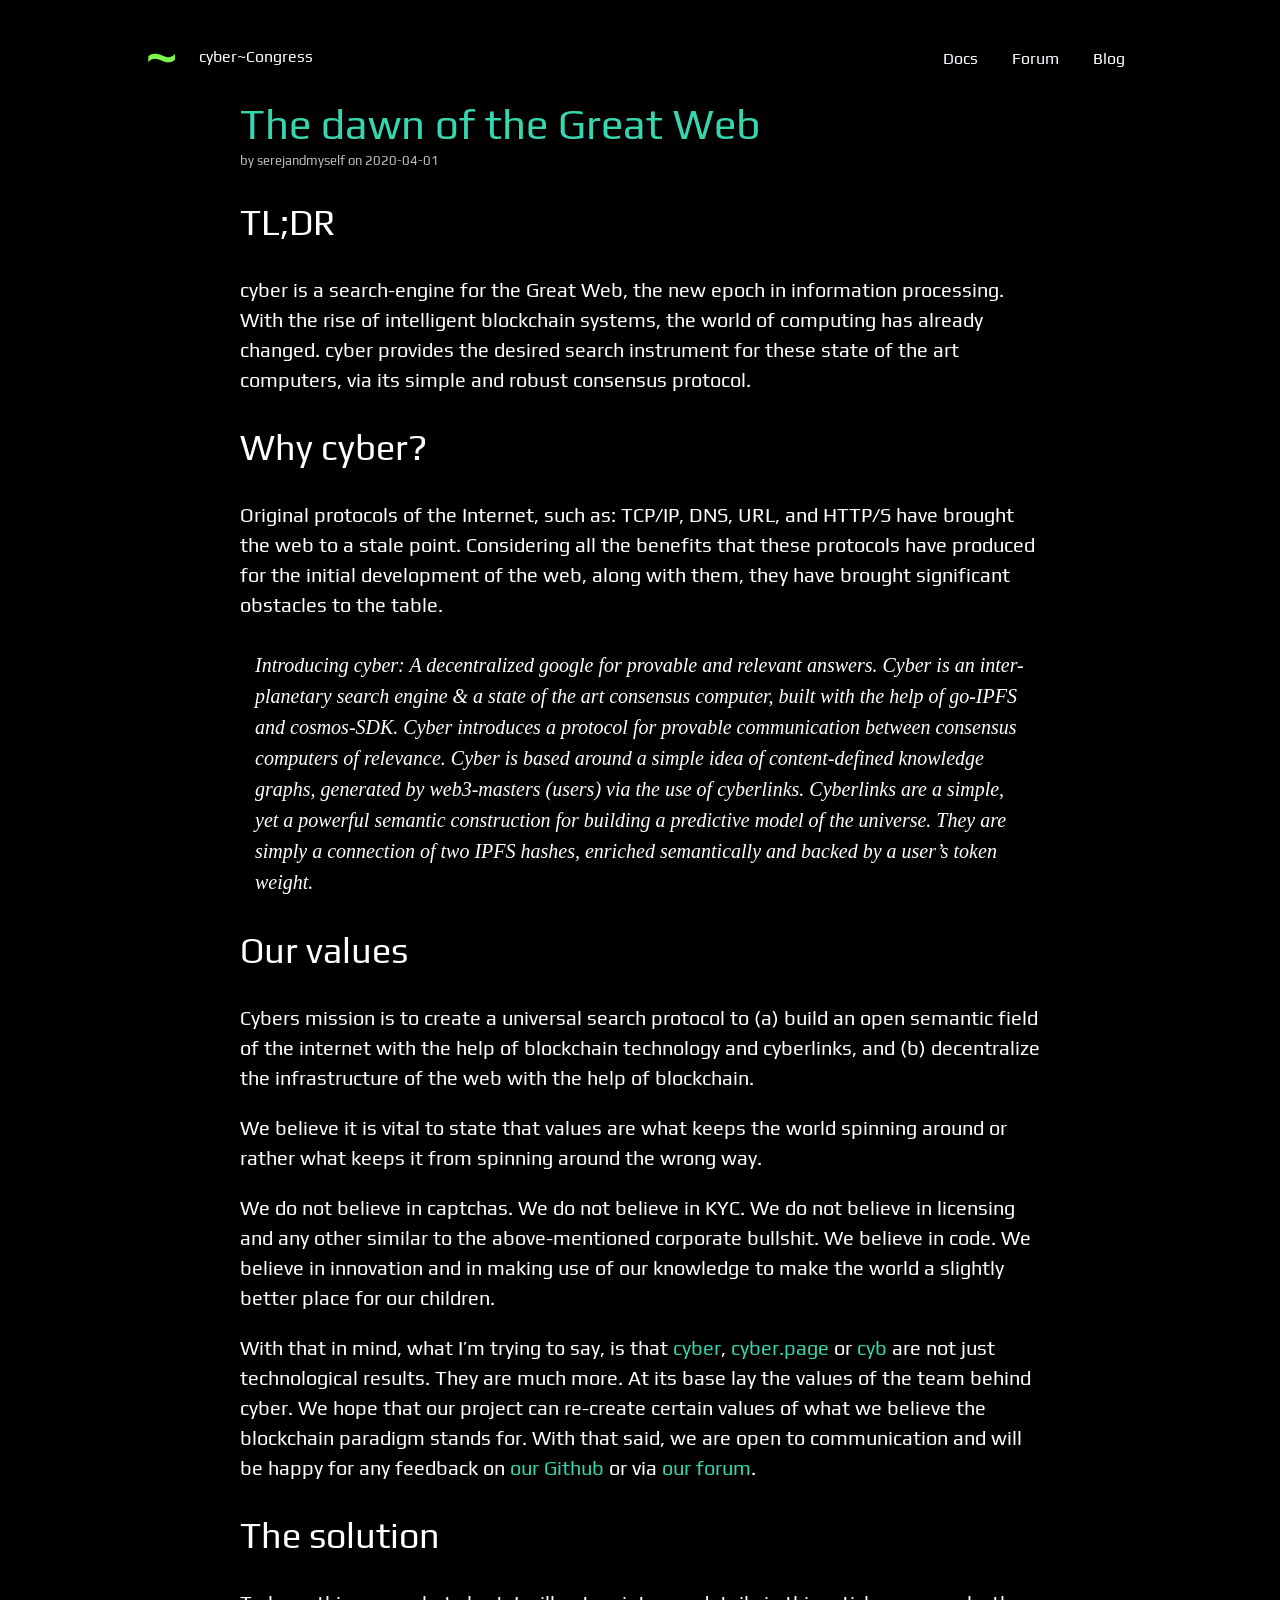
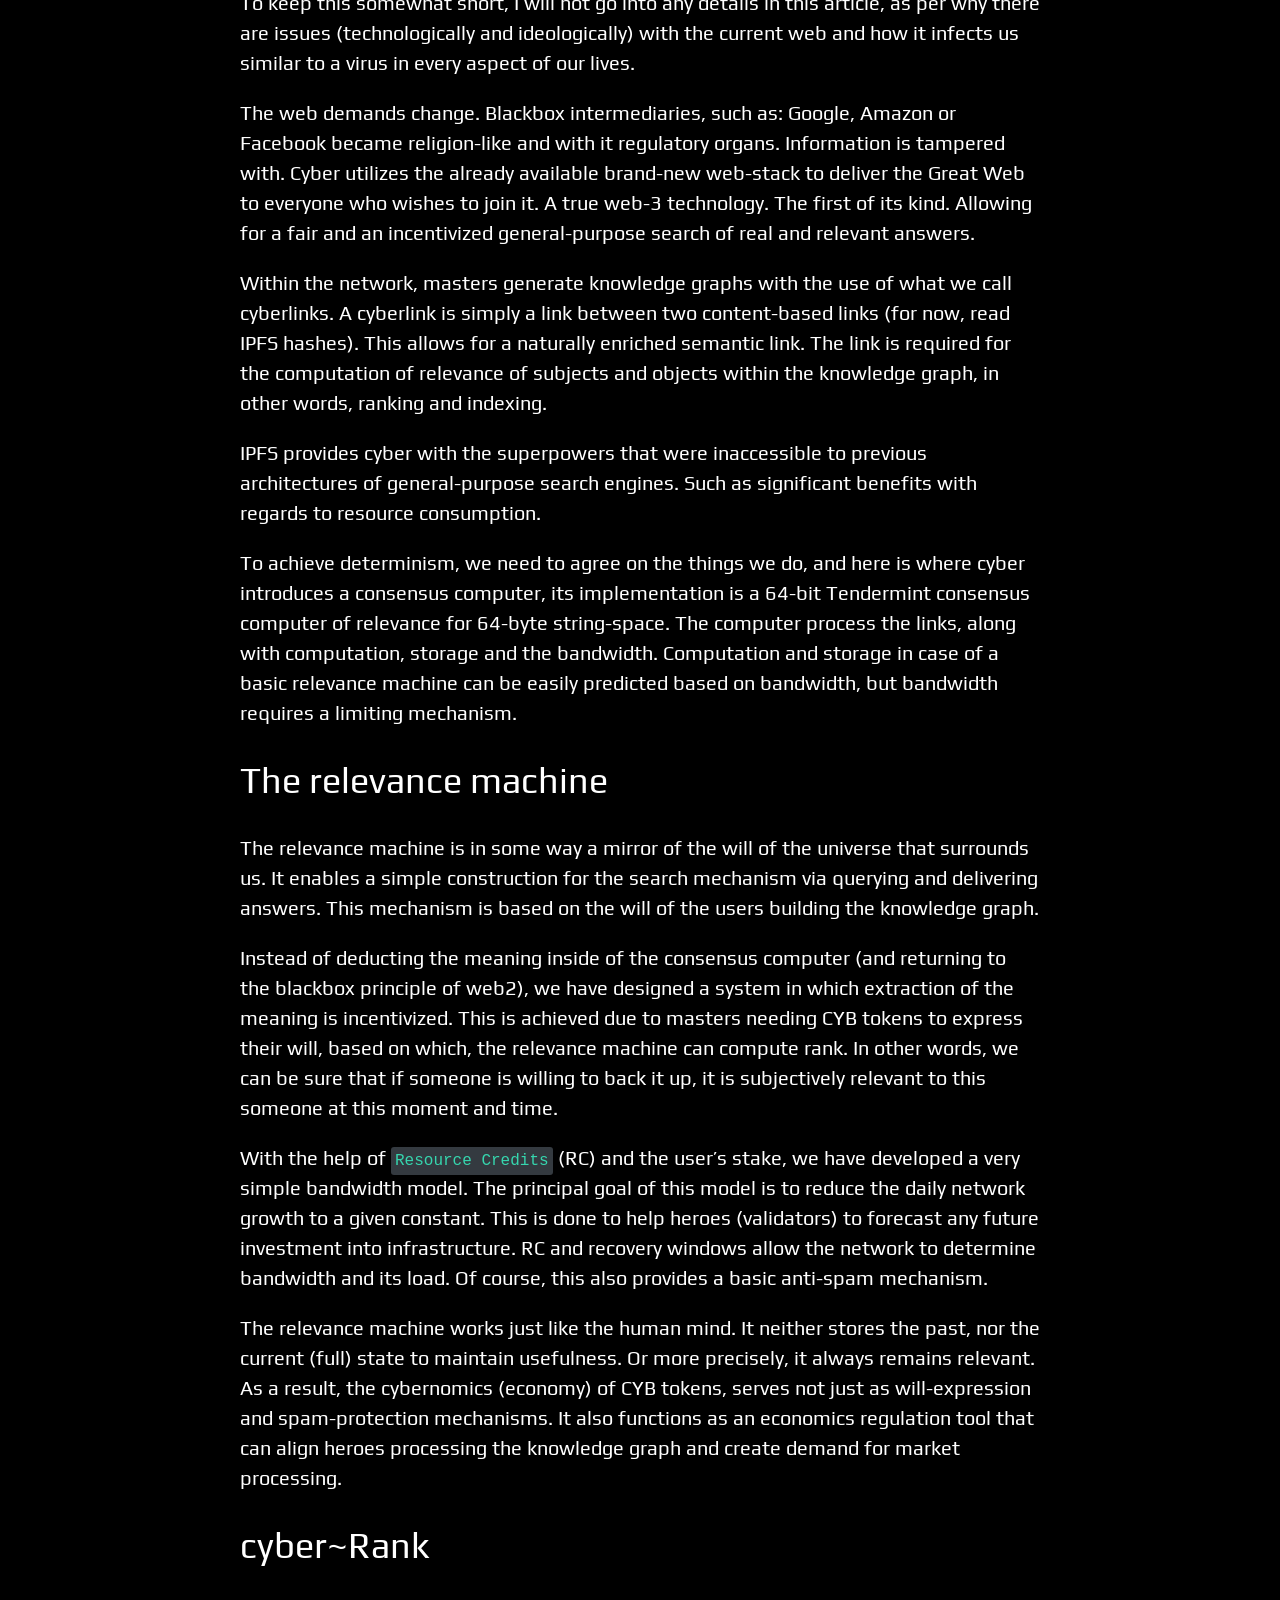
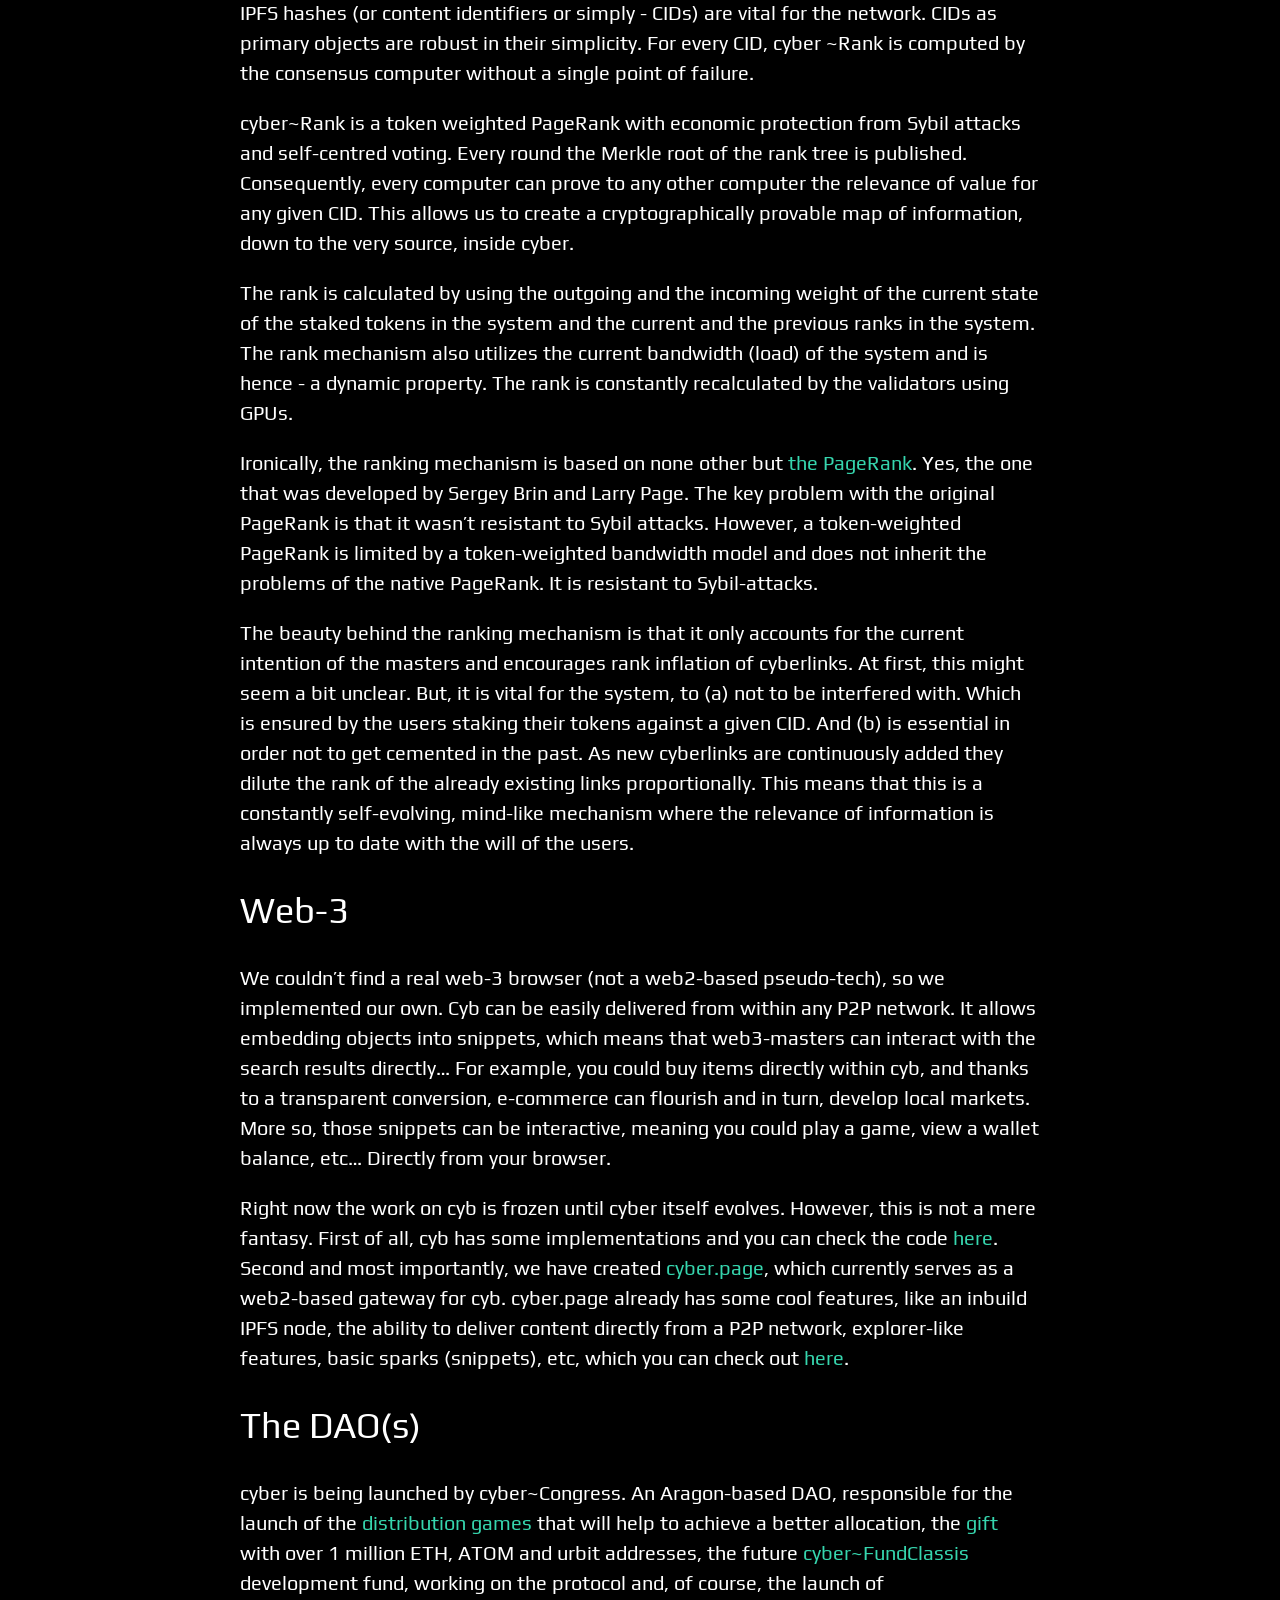
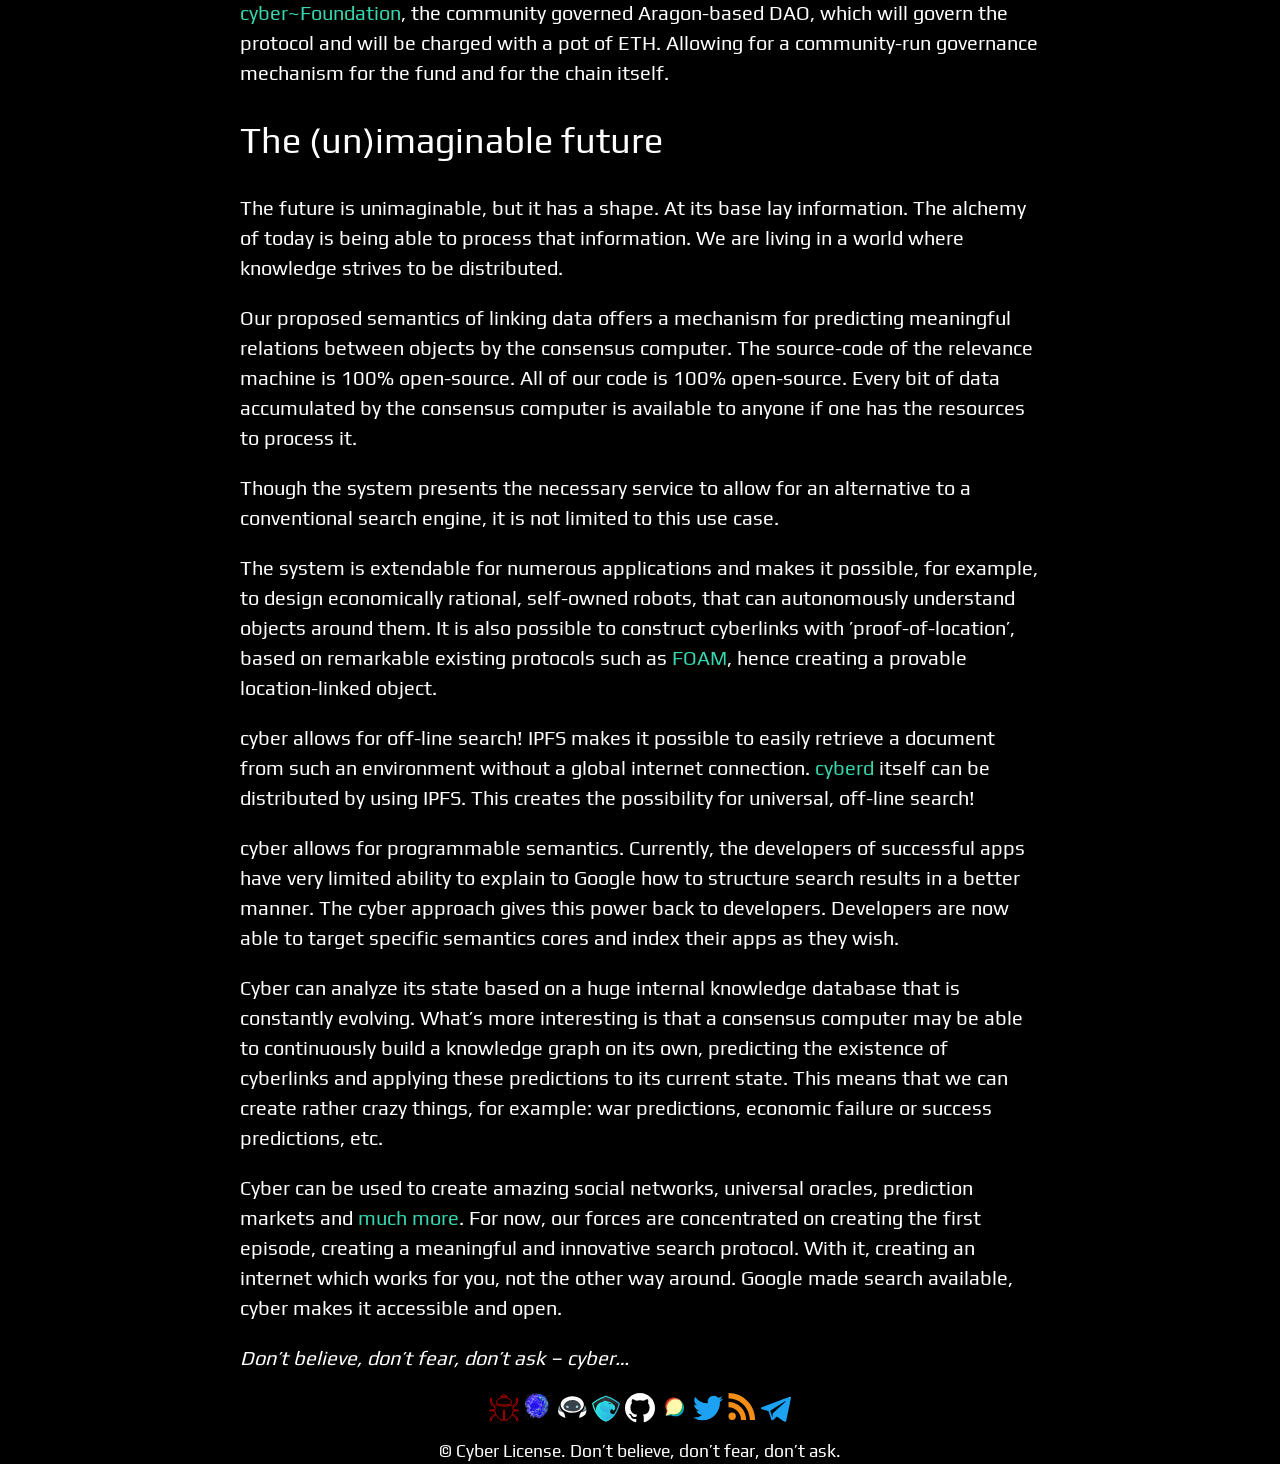
<file: dawn-of-the-web/index.html>
<!DOCTYPE html>
<html lang="en">
<head>
  <meta charset="utf-8" />
<meta http-equiv="X-UA-Compatible" content="IE=edge,chrome=1" />
<meta name="viewport" content="width=device-width, initial-scale=1, shrink-to-fit=no">

<title>The dawn of the Great Web</title>
<meta name="description" content="A peer-to-peer hypermedia protocol to make the web faster, safer, and more open." />
<meta name="author" content="serejandmyself" />

<link rel="canonical" href="../dawn-of-the-web/" />
<link rel="alternate" href="../dawn-of-the-web/" hreflang="x-default">


<meta property="og:type" content="website" />
<meta property="og:description" content="A peer-to-peer hypermedia protocol to make the web faster, safer, and more open." />
<meta property="og:title" content="The dawn of the Great Web" />
<meta property="og:site_name" content="cyber~Congress" />
<meta property="og:url" content="/dawn-of-the-web/" />
<meta property="og:locale" content="en_US">
<meta property="og:image" content="//img/ipfs-logo-256-ice.png" />
<meta property="og:image:type" content="image/png" />
<meta property="og:image:width" contentlogo="146" />
<meta property="og:image:height" content="166" />

<meta name="twitter:card" content="summary" />
<meta name="twitter:site" content="cyber~Congress" />
<meta name="twitter:title" content="The dawn of the Great Web" />
<meta name="twitter:creator" content="serejandmyself" />
<meta name="twitter:description" content="A peer-to-peer hypermedia protocol to make the web faster, safer, and more open." />
<meta name="twitter:domain" content="https://cybercongress.ai" />
<meta name="twitter:image:src" content="//img/ipfs-logo-256-ice.png" />

<link rel="stylesheet" href="../css/main.css" />
<link rel="stylesheet" href="../highlight/github-gist.css" />
<link rel="stylesheet" href="../asciinema/asciinema-player.css" />

<link rel="shortcut icon" href="../img/newlogo.png">
<link rel="alternate feed" href="../index.xml" type="application/rss+xml" title="IPFS Blog" />

<script src="../asciinema/asciinema-player.js"></script>
<script src="../highlight/highlight.js"></script>

<script type="text/javascript">
    var baseurl = "\/";
</script>


<script>hljs.initHighlightingOnLoad()</script>

<script type="application/javascript">
var doNotTrack = false;
if (!doNotTrack) {
	window.ga=window.ga||function(){(ga.q=ga.q||[]).push(arguments)};ga.l=+new Date;
	ga('create', 'UA-52930282-2', 'auto');
	
	ga('send', 'pageview');
}
</script>
<script async src='https://www.google-analytics.com/analytics.js'></script>

</head>
<body>
  <header class="header-has-logo"  id="stars" >
        <div class="container cf">
          <h1 class="pull-left logo margin-bottom">
            <a href="../" class="logo ipfs-logo transition transition-fadeout">cyber~Congress</a>
            <a href="../"><span class='logo-text'>cyber~Congress</span></a>
          </h1>
          <nav role="navigation" class="pull-right top-nav top-nav-dark cf">
            <input id="menu-toggle" type="checkbox" class="menu-toggle">
            <label for="menu-toggle"></label>
            <ul class="list-unstyled list-inline cf">
              <li><a href="../docs/go-cyber/cyberd/"
                  >Docs</a></li>
              <li><a href="http://ai.cybercongress.ai/" >Forum</a></li>
              <li><a href="../post" >Blog</a></li>
            </ul>
          </nav>
         
        </div>
        <div class="view-more">
          <label>View more</label><a href="#"></a>
        </div>
      </header>
    

  <div class="container">

    


    <div class="post">
      <h1>The dawn of the Great Web</h1>
      <p class="date">by serejandmyself on 2020-04-01</p>

      <p>
</p>

      

<h2 id="tl-dr">TL;DR</h2>

<p>cyber is a search-engine for the Great Web, the new epoch in information processing. With the rise of intelligent blockchain systems, the world of computing has already changed. cyber provides the desired search instrument for these state of the art computers, via its simple and robust consensus protocol.</p>

<h2 id="why-cyber">Why cyber?</h2>

<p>Original protocols of the Internet, such as: TCP/IP, DNS, URL, and HTTP/S have brought the web to a stale point. Considering all the benefits that these protocols have produced for the initial development of the web, along with them, they have brought significant obstacles to the table.</p>

<blockquote>
<p>Introducing cyber: A decentralized google for provable and relevant answers. Cyber is an inter-planetary search engine &amp; a state of the art consensus computer, built with the help of go-IPFS and cosmos-SDK. Cyber introduces a protocol for provable communication between consensus computers of relevance. Cyber is based around a simple idea of content-defined knowledge graphs, generated by web3-masters (users) via the use of cyberlinks. Cyberlinks are a simple, yet a powerful semantic construction for building a predictive model of the universe. They are simply a connection of two IPFS hashes, enriched semantically and backed by a user&rsquo;s token weight.</p>
</blockquote>

<h2 id="our-values">Our values</h2>

<p>Cybers mission is to create a universal search protocol to (a) build an open semantic field of the internet with the help of blockchain technology and cyberlinks, and (b) decentralize the infrastructure of the web with the help of blockchain.</p>

<p>We believe it is vital to state that values are what keeps the world spinning around or rather what keeps it from spinning around the wrong way.</p>

<p>We do not believe in captchas. We do not believe in KYC. We do not believe in licensing and any other similar to the above-mentioned corporate bullshit. We believe in code. We believe in innovation and in making use of our knowledge to make the world a slightly better place for our children.</p>

<p>With that in mind, what I&rsquo;m trying to say, is that <a href="https://github.com/cybercongress/go-cyber">cyber</a>, <a href="https://cyber.page/">cyber.page</a> or <a href="https://github.com/cybercongress/cyb">cyb</a> are not just technological results. They are much more. At its base lay the values of the team behind cyber. We hope that our project can re-create certain values of what we believe the blockchain paradigm stands for. With that said, we are open to communication and will be happy for any feedback on <a href="https://github.com/cybercongress">our Github</a> or via <a href="https://ai.cybercongress.ai/">our forum</a>.</p>

<h2 id="the-solution">The solution</h2>

<p>To keep this somewhat short, I will not go into any details in this article, as per why there are issues (technologically and ideologically) with the current web and how it infects us similar to a virus in every aspect of our lives.</p>

<p>The web demands change. Blackbox intermediaries, such as: Google, Amazon or Facebook became religion-like and with it regulatory organs. Information is tampered with. Cyber utilizes the already available brand-new web-stack to deliver the Great Web to everyone who wishes to join it. A true web-3 technology. The first of its kind. Allowing for a fair and an incentivized general-purpose search of real and relevant answers.</p>

<p>Within the network, masters generate knowledge graphs with the use of what we call cyberlinks. A cyberlink is simply a link between two content-based links (for now, read IPFS hashes). This allows for a naturally enriched semantic link. The link is required for the computation of relevance of subjects and objects within the knowledge graph, in other words, ranking and indexing.</p>

<p>IPFS provides cyber with the superpowers that were inaccessible to previous architectures of general-purpose search engines.  Such as significant benefits with regards to resource consumption.</p>

<p>To achieve determinism, we need to agree on the things we do, and here is where cyber introduces a consensus computer, its implementation is a 64-bit Tendermint consensus computer of relevance for 64-byte string-space. The computer process the links, along with computation, storage and the bandwidth. Computation and storage in case of a basic relevance machine can be easily predicted based on bandwidth, but bandwidth requires a limiting mechanism.</p>

<h2 id="the-relevance-machine">The relevance machine</h2>

<p>The relevance machine is in some way a mirror of the will of the universe that surrounds us. It enables a simple construction for the search mechanism via querying and delivering answers. This mechanism is based on the will of the users building the knowledge graph.</p>

<p>Instead of deducting the meaning inside of the consensus computer (and returning to the blackbox principle of web2), we have designed a system in which extraction of the meaning is incentivized. This is achieved due to masters needing CYB tokens to express their will, based on which, the relevance machine can compute rank. In other words, we can be sure that if someone is willing to back it up, it is subjectively relevant to this someone at this moment and time.</p>

<p>With the help of <code>Resource Credits</code> (RC) and the user&rsquo;s stake, we have developed a very simple bandwidth model. The principal goal of this model is to reduce the daily network growth to a given constant. This is done to help heroes (validators) to forecast any future investment into infrastructure. RC and recovery windows allow the network to determine bandwidth and its load. Of course, this also provides a basic anti-spam mechanism.</p>

<p>The relevance machine works just like the human mind. It neither stores the past, nor the current (full) state to maintain usefulness. Or more precisely, it always remains relevant. As a result, the cybernomics (economy) of CYB tokens, serves not just as will-expression and spam-protection mechanisms. It also functions as an economics regulation tool that can align heroes processing the knowledge graph and create demand for market processing.</p>

<h2 id="cyber-rank">cyber~Rank</h2>

<p>IPFS hashes (or content identifiers or simply - CIDs) are vital for the network. CIDs as primary objects are robust in their simplicity. For every CID, cyber ~Rank is computed by the consensus computer without a single point of failure.</p>

<p>cyber~Rank is a token weighted PageRank with economic protection from Sybil attacks and self-centred voting. Every round the Merkle root of the rank tree is published. Consequently, every computer can prove to any other computer the relevance of value for any given CID.  This allows us to create a cryptographically provable map of information, down to the very source, inside cyber.</p>

<p>The rank is calculated by using the outgoing and the incoming weight of the current state of the staked tokens in the system and the current and the previous ranks in the system. The rank mechanism also utilizes the current bandwidth (load) of the system and is hence - a dynamic property. The rank is constantly recalculated by the validators using GPUs.</p>

<p>Ironically, the ranking mechanism is based on none other but <a href="http://ilpubs.stanford.edu:8090/422/1/1999-66.pdf">the PageRank</a>. Yes, the one that was developed by Sergey Brin and Larry Page. The key problem with the original PageRank is that it wasn’t resistant to Sybil attacks. However, a token-weighted PageRank is limited by a token-weighted bandwidth model and does not inherit the problems of the native PageRank. It is resistant to Sybil-attacks.</p>

<p>The beauty behind the ranking mechanism is that it only accounts for the current intention of the masters and encourages rank inflation of cyberlinks. At first, this might seem a bit unclear. But, it is vital for the system, to (a) not to be interfered with. Which is ensured by the users staking their tokens against a given CID. And (b) is essential in order not to get cemented in the past. As new cyberlinks are continuously added they dilute the rank of the already existing links proportionally. This means that this is a constantly self-evolving, mind-like mechanism where the relevance of information is always up to date with the will of the users.</p>

<h2 id="web-3">Web-3</h2>

<p>We couldn&rsquo;t find a real web-3 browser (not a web2-based pseudo-tech), so we implemented our own. Cyb can be easily delivered from within any P2P network. It allows embedding objects into snippets, which means that web3-masters can interact with the search results directly… For example, you could buy items directly within cyb, and thanks to a transparent conversion, e-commerce can flourish and in turn, develop local markets. More so, those snippets can be interactive, meaning you could play a game, view a wallet balance, etc&hellip; Directly from your browser.</p>

<p>Right now the work on cyb is frozen until cyber itself evolves. However, this is not a mere fantasy. First of all, cyb has some implementations and you can check the code <a href="https://github.com/cybercongress/cyb">here</a>. Second and most importantly, we have created <a href="https://cyber.page/">cyber.page</a>, which currently serves as a web2-based gateway for cyb. cyber.page already has some cool features, like an inbuild IPFS node, the ability to deliver content directly from a P2P network, explorer-like features, basic sparks (snippets), etc, which you can check out <a href="https://github.com/cybercongress/congress/blob/master/ecosystem/Cyber%20Homestead%20doc.md#using-cyber-the-very-basics-of-becoming-a-master">here</a>.</p>

<h2 id="the-dao-s">The DAO(s)</h2>

<p>cyber is being launched by cyber~Congress. An Aragon-based DAO, responsible for the launch of the <a href="https://github.com/cybercongress/congress/blob/master/ecosystem/Cyber%20Homestead%20doc.md#the-distribution-games-in-detail">distribution games</a> that will help to achieve a better allocation, the <a href="https://github.com/cybercongress/congress/blob/master/ecosystem/Cyber%20Homestead%20doc.md#the-gift">gift</a> with over 1 million ETH, ATOM and urbit addresses, the future <a href="https://github.com/cybercongress/congress/blob/master/ecosystem/Cyber%20Homestead%20doc.md#cybermetagalaxy">cyber~FundClassis</a> development fund, working on the protocol and, of course, the launch of <a href="https://github.com/cybercongress/congress/blob/master/ecosystem/Cyber%20Homestead%20doc.md#cybermetagalaxy">cyber~Foundation</a>, the community governed Aragon-based DAO, which will govern the protocol and will be charged with a pot of ETH.  Allowing for a community-run governance mechanism for the fund and for the chain itself.</p>

<h2 id="the-un-imaginable-future">The (un)imaginable future</h2>

<p>The future is unimaginable, but it has a shape. At its base lay information. The alchemy of today is being able to process that information. We are living in a world where knowledge strives to be distributed.</p>

<p>Our proposed semantics of linking data offers a mechanism for predicting meaningful relations between objects by the consensus computer. The source-code of the relevance machine is 100% open-source. All of our code is 100% open-source. Every bit of data accumulated by the consensus computer is available to anyone if one has the resources to process it.</p>

<p>Though the system presents the necessary service to allow for an alternative to a conventional search engine, it is not limited to this use case.</p>

<p>The system is extendable for numerous applications and makes it possible, for example, to design economically rational, self-owned robots, that can autonomously understand objects around them. It is also possible to construct cyberlinks with ’proof-of-location’, based on remarkable existing protocols such as <a href="https://www.foam.space/">FOAM</a>, hence creating a provable location-linked object.</p>

<p>cyber allows for off-line search! IPFS makes it possible to easily retrieve a document from such an environment without a global internet connection. <a href="https://github.com/cybercongress/go-cyber">cyberd</a> itself can be distributed by using IPFS. This creates the possibility for universal, off-line search!</p>

<p>cyber allows for programmable semantics. Currently, the developers of successful apps have very limited ability to explain to Google how to structure search results in a better manner. The cyber approach gives this power back to developers. Developers are now able to target specific semantics cores and index their apps as they wish.</p>

<p>Cyber can analyze its state based on a huge internal knowledge database that is constantly evolving. What&rsquo;s more interesting is that a consensus computer may be able to continuously build a knowledge graph on its own, predicting the existence of cyberlinks and applying these predictions to its current state. This means that we can create rather crazy things, for example: war predictions, economic failure or success predictions, etc.</p>

<p>Cyber can be used to create amazing social networks, universal oracles, prediction markets and <a href="https://github.com/cybercongress/congress/blob/master/ecosystem/Cyber%20Homestead%20doc.md#usecases">much more</a>. For now, our forces are concentrated on creating the first episode, creating a meaningful and innovative search protocol. With it, creating an internet which works for you, not the other way around. Google made search available, cyber makes it accessible and open.</p>

<p><em>Don’t believe, don’t fear, don’t ask – cyber&hellip;</em></p>


      
          <h2 id="comments">Comments</h2>
          <div id='discourse-comments'></div>
          <script type="text/javascript">
            DiscourseEmbed = { discourseUrl: 'https://discuss.ipfs.io/',
              discourseEmbedUrl: 'https://ipfs.io/blog/dawn-of-the-web' };
              if (window.location.hostname === 'blog.ipfs.io') {
                (function() {
                  var d = document.createElement('script'); d.type = 'text/javascript'; d.async = true;
                  d.src = DiscourseEmbed.discourseUrl + 'javascripts/embed.js';
                  (document.getElementsByTagName('head')[0] || document.getElementsByTagName('body')[0]).appendChild(d);
                })();
              } else {
                 
                 
                 document.getElementById('comments').style.display = 'none';
                 document.getElementById('discourse-comments').style.display = 'none';
              }
          </script>
      
    </div>
  </div> 

  <footer role="contentinfo" class="footer-primary">
  <div class="container cf">
    <div class="cf">
      
      <div class="share-links center">
        <ul class="share list-unstyled">
          
          <li><a class="Cyber-page" target="_blank" href="https://cyber.page/">Cyber-page</a></li>
          
          <li><a class="Cyberd" target="_blank" href="https://cyberd.ai/">Cyberd</a></li>
          
          <li><a class="Cyb" target="_blank" href="https://cyb.ai/">Cyb</a></li>
          
          <li><a class="Aragon" target="_blank" href="https://mainnet.aragon.org/#/cybercongress/0x4feb2bcc5907e7779130c093eef8fb44502c1330">Aragon</a></li>
          
          <li><a class="Github" target="_blank" href="https://github.com/cybercongress">Github</a></li>
          
          <li><a class="Forum" target="_blank" href="https://ai.cybercongress.ai/">Forum</a></li>
          
          <li><a class="Twitter" target="_blank" href="https://twitter.com/cyber_devs">Twitter</a></li>
          
          <li><a class="Rss" target="_blank" href="https://cybercongress.ai/index.xml">Rss</a></li>
          
          <li><a class="Telegram" target="_blank" href="https://t.me/fuckgoogle">Telegram</a></li>
          
        </ul>
      </div>
    </div>
    <p class="footer-copyright center">© Cyber License. Don’t believe, don’t fear, don’t ask.</p>
  </div>
</footer>



</body>
</html>
</file>
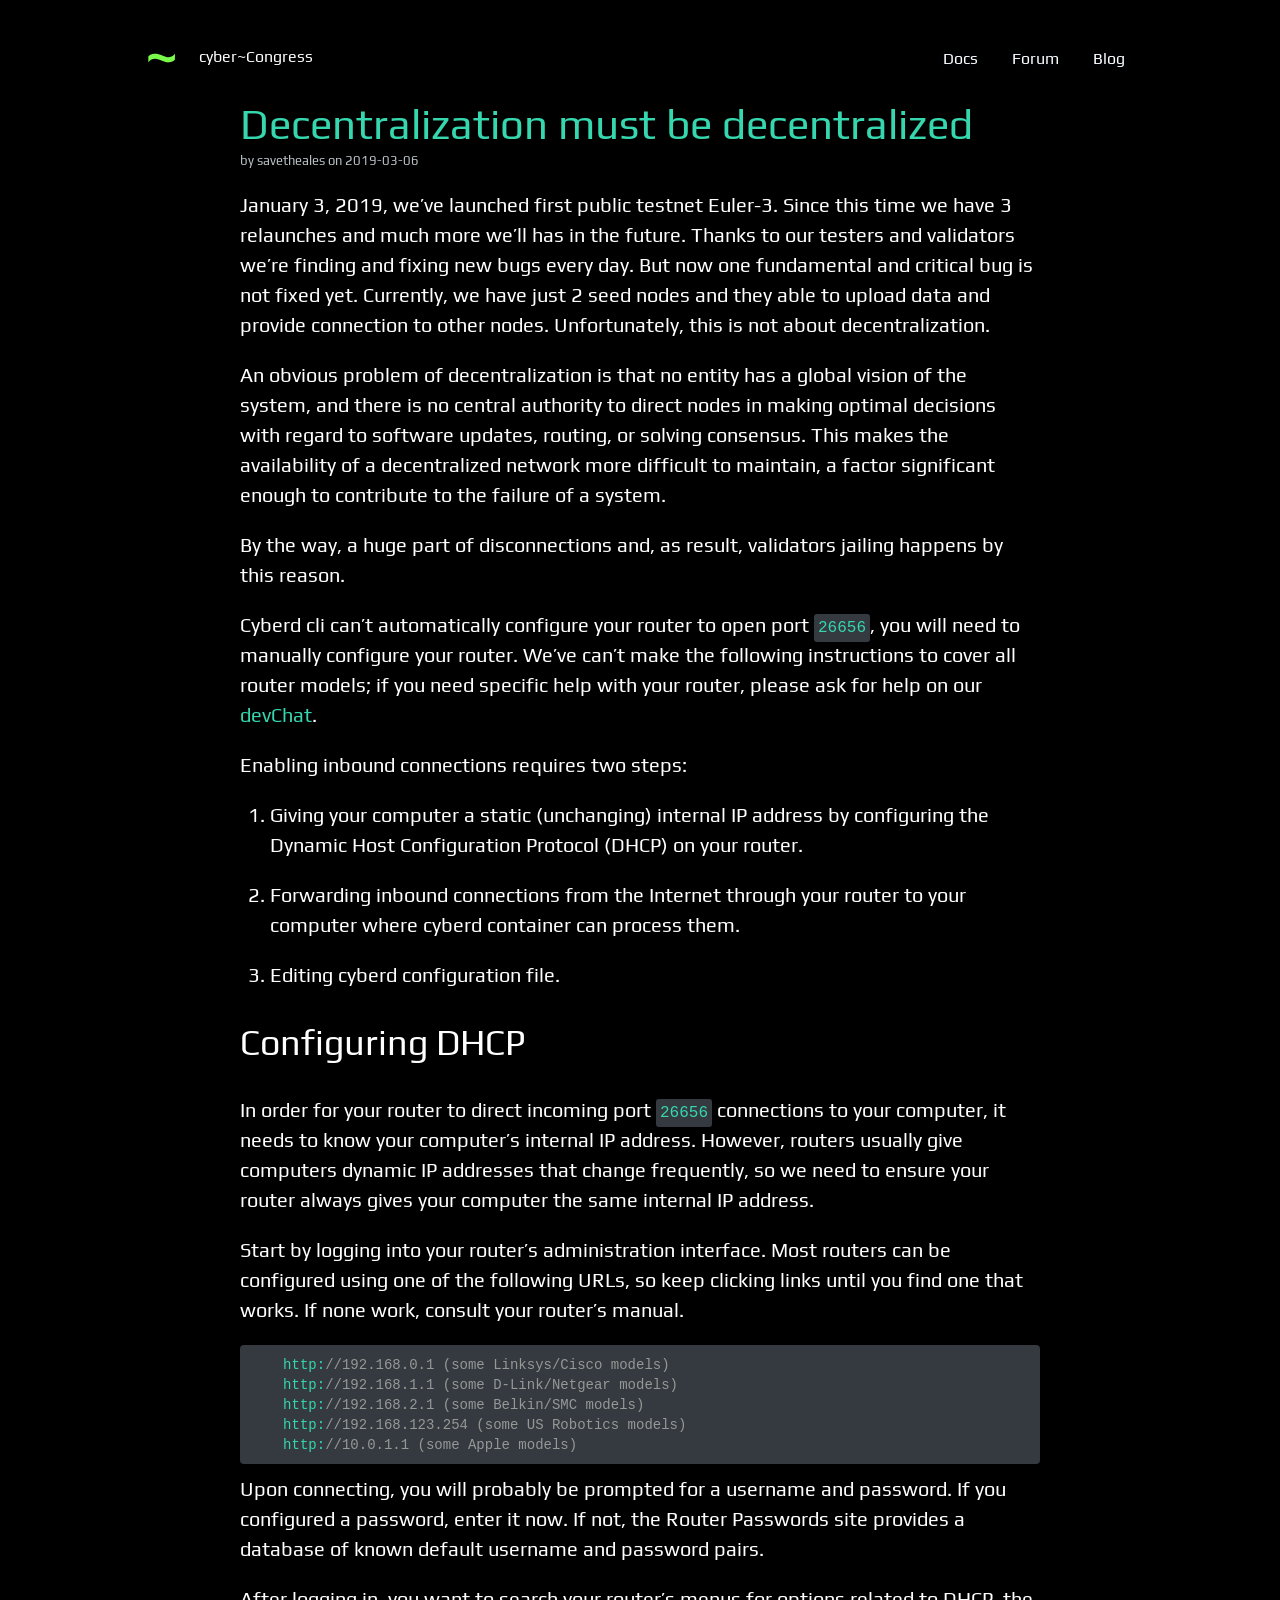
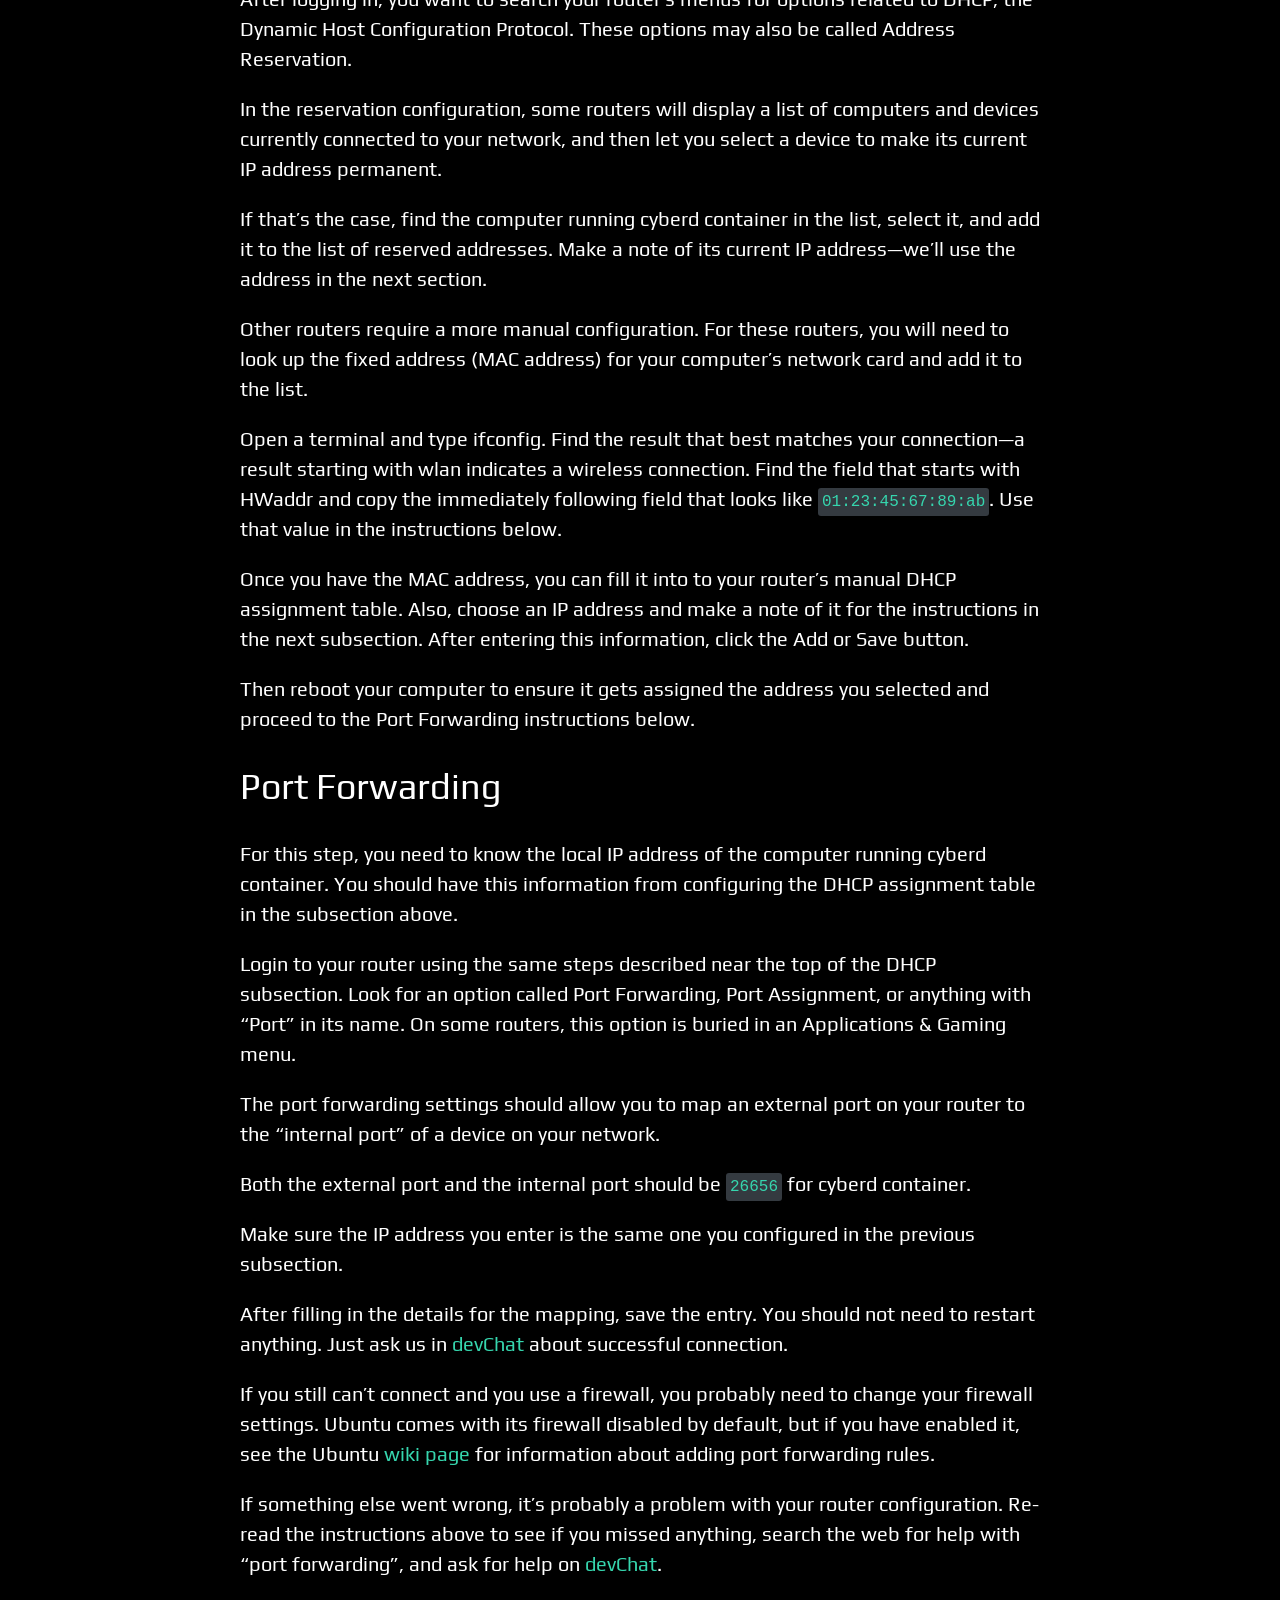
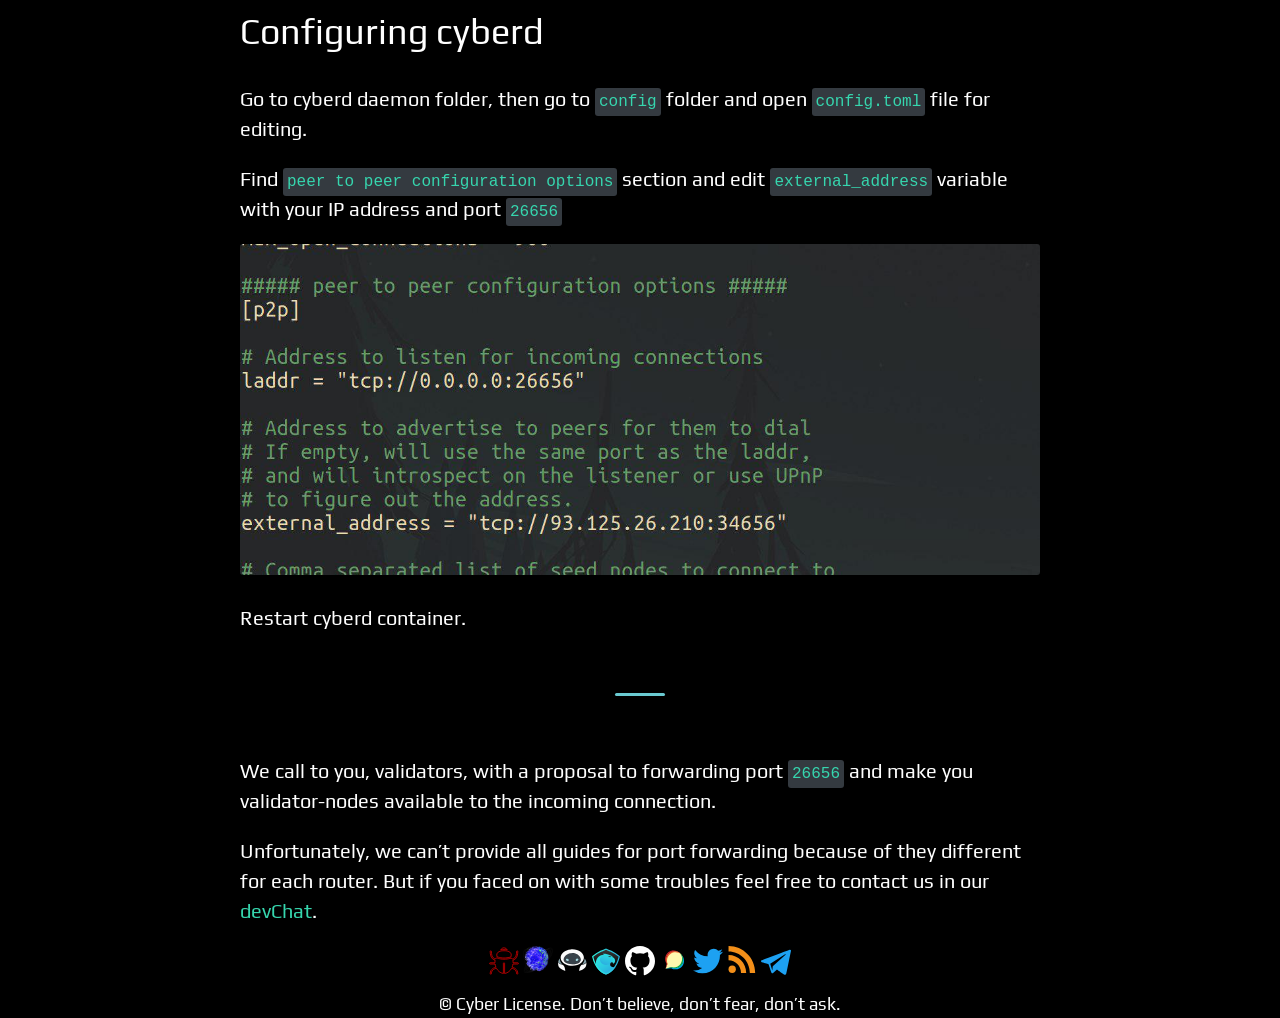
<file: decentralization-must-be-decentralized/index.html>
<!DOCTYPE html>
<html lang="en">
<head>
  <meta charset="utf-8" />
<meta http-equiv="X-UA-Compatible" content="IE=edge,chrome=1" />
<meta name="viewport" content="width=device-width, initial-scale=1, shrink-to-fit=no">

<title>Decentralization must be decentralized</title>
<meta name="description" content="A peer-to-peer hypermedia protocol to make the web faster, safer, and more open." />
<meta name="author" content="savetheales" />

<link rel="canonical" href="../decentralization-must-be-decentralized/" />
<link rel="alternate" href="../decentralization-must-be-decentralized/" hreflang="x-default">


<meta property="og:type" content="website" />
<meta property="og:description" content="A peer-to-peer hypermedia protocol to make the web faster, safer, and more open." />
<meta property="og:title" content="Decentralization must be decentralized" />
<meta property="og:site_name" content="cyber~Congress" />
<meta property="og:url" content="/decentralization-must-be-decentralized/" />
<meta property="og:locale" content="en_US">
<meta property="og:image" content="//img/ipfs-logo-256-ice.png" />
<meta property="og:image:type" content="image/png" />
<meta property="og:image:width" contentlogo="146" />
<meta property="og:image:height" content="166" />

<meta name="twitter:card" content="summary" />
<meta name="twitter:site" content="cyber~Congress" />
<meta name="twitter:title" content="Decentralization must be decentralized" />
<meta name="twitter:creator" content="savetheales" />
<meta name="twitter:description" content="A peer-to-peer hypermedia protocol to make the web faster, safer, and more open." />
<meta name="twitter:domain" content="https://cybercongress.ai" />
<meta name="twitter:image:src" content="//img/ipfs-logo-256-ice.png" />

<link rel="stylesheet" href="../css/main.css" />
<link rel="stylesheet" href="../highlight/github-gist.css" />
<link rel="stylesheet" href="../asciinema/asciinema-player.css" />

<link rel="shortcut icon" href="../img/newlogo.png">
<link rel="alternate feed" href="../index.xml" type="application/rss+xml" title="IPFS Blog" />

<script src="../asciinema/asciinema-player.js"></script>
<script src="../highlight/highlight.js"></script>

<script type="text/javascript">
    var baseurl = "\/";
</script>


<script>hljs.initHighlightingOnLoad()</script>

<script type="application/javascript">
var doNotTrack = false;
if (!doNotTrack) {
	window.ga=window.ga||function(){(ga.q=ga.q||[]).push(arguments)};ga.l=+new Date;
	ga('create', 'UA-52930282-2', 'auto');
	
	ga('send', 'pageview');
}
</script>
<script async src='https://www.google-analytics.com/analytics.js'></script>

</head>
<body>
  <header class="header-has-logo"  id="stars" >
        <div class="container cf">
          <h1 class="pull-left logo margin-bottom">
            <a href="../" class="logo ipfs-logo transition transition-fadeout">cyber~Congress</a>
            <a href="../"><span class='logo-text'>cyber~Congress</span></a>
          </h1>
          <nav role="navigation" class="pull-right top-nav top-nav-dark cf">
            <input id="menu-toggle" type="checkbox" class="menu-toggle">
            <label for="menu-toggle"></label>
            <ul class="list-unstyled list-inline cf">
              <li><a href="../docs/go-cyber/cyberd/"
                  >Docs</a></li>
              <li><a href="http://ai.cybercongress.ai/" >Forum</a></li>
              <li><a href="../post" >Blog</a></li>
            </ul>
          </nav>
         
        </div>
        <div class="view-more">
          <label>View more</label><a href="#"></a>
        </div>
      </header>
    

  <div class="container">

    


    <div class="post">
      <h1>Decentralization must be decentralized</h1>
      <p class="date">by savetheales on 2019-03-06</p>

      <p>
</p>

      

<p>January 3, 2019, we&rsquo;ve launched first public testnet Euler-3. Since this time we have 3 relaunches and much more we&rsquo;ll has in the future. Thanks to our testers and validators we&rsquo;re finding and fixing new bugs every day. But now one fundamental and critical bug is not fixed yet. Currently, we have just 2 seed nodes and they able to upload data and provide connection to other nodes. Unfortunately, this is not about decentralization.</p>

<p>An obvious problem of decentralization is that no entity has a global vision of the system, and there is no central authority to direct nodes in making optimal decisions with regard to software updates, routing, or solving consensus. This makes the availability of a decentralized network more difficult to maintain, a factor significant enough to contribute to the failure of a system.</p>

<p>By the way, a huge part of disconnections and, as result, validators jailing happens by this reason.</p>

<p>Cyberd cli can’t automatically configure your router to open port <code>26656</code>, you will need to manually configure your router. We’ve can&rsquo;t make the following instructions to cover all router models; if you need specific help with your router, please ask for help on our <a href="https://t.me/fuckgoogle">devChat</a>.</p>

<p>Enabling inbound connections requires two steps:</p>

<ol>
<li><p>Giving your computer a static (unchanging) internal IP address by configuring the Dynamic Host Configuration Protocol (DHCP) on your router.</p></li>

<li><p>Forwarding inbound connections from the Internet through your router to your computer where cyberd container can process them.</p></li>

<li><p>Editing cyberd configuration file.</p></li>
</ol>

<h2 id="configuring-dhcp">Configuring DHCP</h2>

<p>In order for your router to direct incoming port <code>26656</code> connections to your computer, it needs to know your computer’s internal IP address. However, routers usually give computers dynamic IP addresses that change frequently, so we need to ensure your router always gives your computer the same internal IP address.</p>

<p>Start by logging into your router’s administration interface. Most routers can be configured using one of the following URLs, so keep clicking links until you find one that works. If none work, consult your router’s manual.</p>

<pre><code>    http://192.168.0.1 (some Linksys/Cisco models)
    http://192.168.1.1 (some D-Link/Netgear models)
    http://192.168.2.1 (some Belkin/SMC models)
    http://192.168.123.254 (some US Robotics models)
    http://10.0.1.1 (some Apple models)
</code></pre>

<p>Upon connecting, you will probably be prompted for a username and password. If you configured a password, enter it now. If not, the Router Passwords site provides a database of known default username and password pairs.</p>

<p>After logging in, you want to search your router’s menus for options related to DHCP, the Dynamic Host Configuration Protocol. These options may also be called Address Reservation.</p>

<p>In the reservation configuration, some routers will display a list of computers and devices currently connected to your network, and then let you select a device to make its current IP address permanent.</p>

<p>If that’s the case, find the computer running cyberd container in the list, select it, and add it to the list of reserved addresses. Make a note of its current IP address—we’ll use the address in the next section.</p>

<p>Other routers require a more manual configuration. For these routers, you will need to look up the fixed address (MAC address) for your computer’s network card and add it to the list.</p>

<p>Open a terminal and type ifconfig. Find the result that best matches your connection—a result starting with wlan indicates a wireless connection. Find the field that starts with HWaddr and copy the immediately following field that looks like <code>01:23:45:67:89:ab</code>. Use that value in the instructions below.</p>

<p>Once you have the MAC address, you can fill it into to your router’s manual DHCP assignment table. Also, choose an IP address and make a note of it for the instructions in the next subsection. After entering this information, click the Add or Save button.</p>

<p>Then reboot your computer to ensure it gets assigned the address you selected and proceed to the Port Forwarding instructions below.</p>

<h2 id="port-forwarding">Port Forwarding</h2>

<p>For this step, you need to know the local IP address of the computer running cyberd container. You should have this information from configuring the DHCP assignment table in the subsection above.</p>

<p>Login to your router using the same steps described near the top of the DHCP subsection. Look for an option called Port Forwarding, Port Assignment, or anything with “Port” in its name. On some routers, this option is buried in an Applications &amp; Gaming menu.</p>

<p>The port forwarding settings should allow you to map an external port on your router to the “internal port” of a device on your network.</p>

<p>Both the external port and the internal port should be <code>26656</code> for cyberd container.</p>

<p>Make sure the IP address you enter is the same one you configured in the previous subsection.</p>

<p>After filling in the details for the mapping, save the entry. You should not need to restart anything. Just ask us in <a href="https://t.me/fuckgoogle">devChat</a> about successful connection.</p>

<p>If you still can’t connect and you use a firewall, you probably need to change your firewall settings. Ubuntu comes with its firewall disabled by default, but if you have enabled it, see the Ubuntu <a href="https://help.ubuntu.com/community/Gufw">wiki page</a> for information about adding port forwarding rules.</p>

<p>If something else went wrong, it’s probably a problem with your router configuration. Re-read the instructions above to see if you missed anything, search the web for help with “port forwarding”, and ask for help on <a href="https://t.me/fuckgoogle">devChat</a>.</p>

<h2 id="configuring-cyberd">Configuring cyberd</h2>

<p>Go to cyberd daemon folder, then go to <code>config</code> folder and open <code>config.toml</code> file for editing.</p>

<p>Find <code>peer to peer configuration options</code> section and edit <code>external_address</code> variable with your IP address and port <code>26656</code></p>

<p><img src="guide.jpg" alt="peer_to_peer_config" /></p>

<p>Restart cyberd container.</p>

<hr />

<p>We call to you, validators, with a proposal to forwarding port <code>26656</code> and make you validator-nodes available to the incoming connection.</p>

<p>Unfortunately, we can&rsquo;t provide all guides for port forwarding because of they different for each router. But if you faced on with some troubles feel free to contact us in our <a href="https://t.me/fuckgoogle">devChat</a>.</p>


      
          <h2 id="comments">Comments</h2>
          <div id='discourse-comments'></div>
          <script type="text/javascript">
            DiscourseEmbed = { discourseUrl: 'https://discuss.ipfs.io/',
              discourseEmbedUrl: 'https://ipfs.io/blog/decentralization-must-be-decentralized' };
              if (window.location.hostname === 'blog.ipfs.io') {
                (function() {
                  var d = document.createElement('script'); d.type = 'text/javascript'; d.async = true;
                  d.src = DiscourseEmbed.discourseUrl + 'javascripts/embed.js';
                  (document.getElementsByTagName('head')[0] || document.getElementsByTagName('body')[0]).appendChild(d);
                })();
              } else {
                 
                 
                 document.getElementById('comments').style.display = 'none';
                 document.getElementById('discourse-comments').style.display = 'none';
              }
          </script>
      
    </div>
  </div> 

  <footer role="contentinfo" class="footer-primary">
  <div class="container cf">
    <div class="cf">
      
      <div class="share-links center">
        <ul class="share list-unstyled">
          
          <li><a class="Cyber-page" target="_blank" href="https://cyber.page/">Cyber-page</a></li>
          
          <li><a class="Cyberd" target="_blank" href="https://cyberd.ai/">Cyberd</a></li>
          
          <li><a class="Cyb" target="_blank" href="https://cyb.ai/">Cyb</a></li>
          
          <li><a class="Aragon" target="_blank" href="https://mainnet.aragon.org/#/cybercongress/0x4feb2bcc5907e7779130c093eef8fb44502c1330">Aragon</a></li>
          
          <li><a class="Github" target="_blank" href="https://github.com/cybercongress">Github</a></li>
          
          <li><a class="Forum" target="_blank" href="https://ai.cybercongress.ai/">Forum</a></li>
          
          <li><a class="Twitter" target="_blank" href="https://twitter.com/cyber_devs">Twitter</a></li>
          
          <li><a class="Rss" target="_blank" href="https://cybercongress.ai/index.xml">Rss</a></li>
          
          <li><a class="Telegram" target="_blank" href="https://t.me/fuckgoogle">Telegram</a></li>
          
        </ul>
      </div>
    </div>
    <p class="footer-copyright center">© Cyber License. Don’t believe, don’t fear, don’t ask.</p>
  </div>
</footer>



</body>
</html>
</file>
<file: css/main.css>
html{font-family:sans-serif;-ms-text-size-adjust:100%;-webkit-text-size-adjust:100%}body{margin:0;background-color:#000;overflow-x:hidden}article,aside,details,figcaption,figure,footer,header,hgroup,main,menu,nav,section,summary{display:block}audio,canvas,progress,video{display:inline-block;vertical-align:baseline}audio:not([controls]){display:none;height:0}[hidden],template{display:none}a{background-color:transparent}a:active,a:hover{outline:0}abbr[title]{border-bottom:1px dotted}b,strong{font-weight:700}dfn{font-style:italic}h1{font-size:2em;margin:.67em 0}mark{background:#ff0;color:#000}small{font-size:80%}sub,sup{font-size:75%;line-height:0;position:relative;vertical-align:baseline}sup{top:-.5em}sub{bottom:-.25em}img{border:0}svg:not(:root){overflow:hidden}figure{margin:1em 40px}hr{box-sizing:content-box;height:0}pre{overflow:auto}code,kbd,pre,samp{font-family:monospace,monospace;font-size:1em}button,input,optgroup,select,textarea{color:inherit;font:inherit;margin:0}button{overflow:visible}button,select{text-transform:none}button,html input[type=button],input[type=reset],input[type=submit]{-webkit-appearance:button;cursor:pointer}button[disabled],html input[disabled]{cursor:default}button::-moz-focus-inner,input::-moz-focus-inner{border:0;padding:0}input{line-height:normal}input[type=checkbox],input[type=radio]{box-sizing:border-box;padding:0}input[type=number]::-webkit-inner-spin-button,input[type=number]::-webkit-outer-spin-button{height:auto}input[type=search]{-webkit-appearance:textfield;box-sizing:content-box}input[type=search]::-webkit-search-cancel-button,input[type=search]::-webkit-search-decoration{-webkit-appearance:none}fieldset{border:1px solid silver;margin:0 2px;padding:.35em .625em .75em}legend{border:0;padding:0}textarea{overflow:auto}optgroup{font-weight:700}table{border-collapse:collapse;border-spacing:0}td,th{padding:0}*,:after,:before{box-sizing:border-box}html{height:100%}body{display:-ms-flexbox;display:flex;-ms-flex-direction:column;flex-direction:column;min-height:100%;font-family:proxima-nova,helvetica neue,helvetica,arial,sans-serif;font-size:16px;line-height:1.5;color:#4d5659;text-rendering:optimizeSpeed}p{margin-top:0;margin-bottom:30px;color:#fff}::-moz-selection{background-color:#74ddff;color:#fff}::selection{background-color:#74ddff;color:#fff}a{color:#36D6AE;text-decoration:none;cursor:pointer}a:focus{outline:0}a:hover{color:#00896B}.pull-left{float:left}.pull-right{float:right}.hide{display:none}.cf:after,.cf:before{content:" ";display:table}.cf:after{clear:both}iframe,img,video{max-width:100%}h1,h2,h3,h4,h5,h6{margin-top:0;margin-bottom:30px;line-height:1.25;font-family:aktiv-grotesk,helvetica neue,helvetica,arial,sans-serif}h1,h2,h3,h4,h5,h6,strong{color:#fff}h1,h2,h3,h4,h5,h6{font-weight:300}h6{text-transform:uppercase;color:#828c8f}abbr{color:#828c8f;border-bottom:1px dotted #b7c0c3;cursor:help}small,sub,sup{font-size:12px}blockquote{margin:30px 0;padding:0 15px;color:#828c8f;font:italic 16px/1.55 Georgia,Times,serif}blockquote p:last-child,blockquote p:only-child{margin:0}blockquote footer{margin-top:15px;font-size:16px;color:#9ba3a5}blockquote footer:before{content:'\2014 \00A0'}.blockquote-centered{text-align:center}.blockquote-medium{font-size:22px}.blockquote-large{font-size:36px;line-height:1.3}@media screen and (max-width:899px){h1{font-size:38px}h2{font-size:32px}h3{font-size:26px}h4{font-size:20px}h5{font-size:16px}h6{font-size:14px}.blockquote-large{font-size:32px}}@media screen and (min-width:900px){h1{font-size:42px}h2{font-size:36px}h3{font-size:30px}h4{font-size:24px}h5{font-size:18px}h6{font-size:16px}}ol,ul{margin:0 0 30px 0;padding-left:30px}ol li>ol,ol li>ul,ul li>ol,ul li>ul{margin-top:30px}ol li ul li,ul li ul li{list-style:circle}ol li li ul li,ul li li ul li{list-style:none}ul li{list-style:disc}.list-unstyled{padding-left:0}.list-unstyled li{list-style:none}.list-inline li{display:inline-block}dl dt{font-weight:500;color:#000}dl dd{margin:0}.container{margin:0 auto}.grid-flex-container{margin:-30px 0 30px -30px;list-style:none;display:-ms-flexbox;display:flex;-ms-flex-flow:row wrap;flex-flow:row wrap}[class*=" grid-flex-cell"],[class^=grid-flex-cell]{padding:30px 0 0 30px}@media screen and (max-width:600px){.container{width:90%}[class*=" grid-flex-cell"],[class^=grid-flex-cell]{-ms-flex:0 0 100%;flex:0 0 100%}}@media screen and (min-width:601px){[class*=" grid-flex-cell"],[class^=grid-flex-cell]{-ms-flex:1;flex:1}.grid-flex-cell-1of2,.grid-flex-cell-1of3,.grid-flex-cell-1of4{-ms-flex:none;flex:none}.grid-flex-cell-1of2{width:50%}.grid-flex-cell-1of3{width:33.333333333333336%}.grid-flex-cell-1of4{width:25%}}@media screen and (min-width:481px) and (max-width:900px){.container{width:85%}}@media screen and (min-width:901px){.container{width:80%;max-width:1000px}}.form-checkbox,.form-input,.form-radio,select{margin-bottom:15px}label,legend{font-weight:800}legend{padding:0 15px;font-size:22px;color:#000}fieldset{border:1px solid #e6eaed;border-radius:3px;padding:30px;margin:0 0 30px 0}label{display:block;margin-bottom:5px;font-size:12px;cursor:pointer}.form-checkbox,.form-input,.form-radio,select{outline:0}.form-inline{overflow:hidden}.form-input{display:block;padding:10px;width:100%;border-radius:3px;border:1px solid #e6eaed;-webkit-appearance:none}.form-input:focus{transition:all .2s ease-in;border:1px solid #74ddff;background-color:#f8fdff}.form-input:disabled{background-color:#fafbfb;cursor:not-allowed}.form-input:required:focus{border:1px solid #fec57b;background-color:#fff9f2}.form-input.input-invalid{border:1px solid #ffc7d8;color:#ff749d}.form-input.input-invalid:focus{border:1px solid #e80044;background-color:#fff4f7}.form-input.input-valid{border:1px solid #c6ebd3;color:#8ed6a8}.form-input.input-valid:focus{border:1px solid #43bb6e;background-color:#f4fbf6}textarea{resize:none;min-height:90px}input[type=file],label.checkbox,label.radio,select{cursor:pointer}input[type=file]{padding:10px;background-color:#f8f9fa;font-size:12px;color:#b7c0c3}select{border:1px solid #e6eaed;height:40px;padding:10px;width:100%;background-color:#fff}select:focus{border:1px solid #74ddff}select:focus:-moz-focusring{color:transparent;text-shadow:0 0 0 #000}.input-checkbox,.input-radio{margin:5px 0;font-size:16px;font-weight:400}.input-checkbox.disabled,.input-radio.disabled{color:#b7c0c3;cursor:not-allowed}.input-checkbox input[type=checkbox],.input-checkbox input[type=radio],.input-radio input[type=checkbox],.input-radio input[type=radio]{display:inline-block;margin-right:10px}@media screen and (min-width:768px){.form-inline.form-no-labels .button{margin-top:0}.form-inline .form-element{float:left;width:50%}.form-inline .button{margin-top:22.5px}.form-inline .form-element:not(:first-of-type){padding-left:5px}.form-inline .form-input,.form-inline .input-checkbox,.form-inline .input-radio,.form-inline select{margin:0}}.button{display:inline-block;border:none;border-radius:3px;padding-left:15px;padding-right:15px;text-align:center;cursor:pointer}.button:not([class*=button-outlined]){padding-top:10px;padding-bottom:10px}.button .button-disabled,.button:disabled{background-color:#74ddff;cursor:not-allowed}.button:focus{outline:0}.button,.button:hover{color:#fff}.button-small{padding:3px 5px;font-size:12px}.button-large{padding:15px 30px;font-size:22px}.button-unstyled,.button-unstyled:hover{background-color:transparent}.button-unstyled{padding:0;color:#00b0e9}.button-unstyled:hover{color:#008dba}.button-neutral{background-color:#e6eaed}.button-neutral:hover{background-color:#b0bcc6}.button-neutral .button-disabled,.button-neutral:disabled{background-color:#e6eaed;color:#b7c0c3}.button-neutral .button-disabled:hover,.button-neutral:disabled:hover{color:#b7c0c3}.button-neutral,.button-neutral:hover{color:#272b2d}.button-approve{background-color:#43bb6e}.button-approve:hover{background-color:#369658}.button-approve .button-disabled,.button-approve:disabled{background-color:#c6ebd3}.button-warn{background-color:#e80044}.button-warn:hover{background-color:#ba0036}.button-warn.button-disabled,.button-warn:disabled{background-color:#ffc7d8}.button-caution{background-color:transparent;color:#e80044;text-decoration:underline}.button-caution:hover{background-color:transparent;color:#ba0036}.button-caution .button-disabled,.button-caution:disabled{color:#b7c0c3}[class*=button-outlined]{border-width:2px;border-style:solid;padding-top:8px;padding-bottom:8px}[class*=button-outlined],[class*=button-outlined]:disabled,[class*=button-outlined]:hover{background-color:transparent}.button-outlined{border-color:#00b0e9;color:#00b0e9}.button-outlined:hover{border-color:#008dba;color:#008dba}.button-outlined:disabled{border-color:#74ddff;color:#74ddff}.button-outlined-neutral{border-color:#b7c0c3;color:#828c8f}.button-outlined-neutral:hover{border-color:#828c8f;color:#4d5659}.button-outlined-neutral.button-disabled,.button-outlined-neutral:disabled{color:#c5cdcf;border-color:#e6eaed}.button-outlined-neutral.button-disabled:hover,.button-outlined-neutral:disabled:hover{color:#c5cdcf}.button-outlined-approve{border-color:#43bb6e;color:#43bb6e}.button-outlined-approve:hover{border-color:#369658;color:#369658}.button-outlined-approve:disabled{border-color:#c6ebd3;color:#c6ebd3}.button-outlined-warn{border-color:#e80044;color:#e80044}.button-outlined-warn:hover{border-color:#ba0036;color:#ba0036}.button-outlined-warn:disabled{border-color:#ffc7d8;color:#ffc7d8}.button-group .button{border-radius:0;margin-left:-1px;border:1px solid #008dba}.button-group .button:first-child,.button-group .button:first-child:only-child{margin:0}.button-group .button:first-child:only-child{border-radius:3px}.button-group .button:first-child{border-radius:3px 0 0 3px}.button-group .button:last-child{border-radius:0 3px 3px 0}.button-group .button-neutral,.button-group .button-outlined{border:1px solid #b7c0c3}@media screen and (max-width:480px){.button-group .button{border-radius:none;margin:0;width:100%}.button-group .button:first-of-type{border-radius:3px 3px 0 0}.button-group .button:last-of-type{border-radius:0 0 3px 3px}.button-group .button:not(:last-of-type){border-bottom:none}}code{font-family:Menlo,Monaco,Consolas,monospace;font-size:12px;padding:3px 5px}pre{display:block;padding:15px;margin-bottom:30px;max-width:100%;line-height:1.5;word-break:break-all;word-wrap:break-word}pre code{padding:0;white-space:pre-wrap}code,pre{border-radius:3px}.code-light{color:#000;background:#f5f7f8}.code-dark{color:#5ca1b5;background:#003546}.dropdown-standalone{position:relative;display:inline-block;cursor:pointer;padding:10px;border-radius:3px}.dropdown-standalone:hover{border-radius:3px 3px 0 0}.dropdown-standalone:hover .dropdown{display:block;position:absolute;top:100%;left:0;width:100%;border-radius:0 0 3px 3px}.dropdown-standalone:hover .dropdown a{padding:10px;display:block}.dropdown-standalone .dropdown{display:none}.dropdown-standalone .icon-arrow-down{position:relative;top:-2px;margin-left:5px}.dropdown-outlined,.dropdown-outlined .dropdown{border:1px solid #e6eaed}.dropdown-standalone.dropdown-outlined .dropdown{width:101%;left:-1px}.dropdown-outlined .dropdown{background-color:#fff}.dropdown-outlined .dropdown li:not(:last-child){border-bottom:1px solid #e6eaed}.dropdown-coloured,.dropdown-coloured .dropdown{background-color:#00b0e9}.dropdown-coloured .button-unstyled,.dropdown-coloured .dropdown a{color:#fff}.dropdown-coloured .icon-arrow-down{border-top-color:#fff}.dropdown-coloured .dropdown li:not(:last-child){border-bottom:1px solid #009ed2}.dropdown-coloured .dropdown a:hover{color:#e3f8ff}.dropdown-neutral,.dropdown-neutral .dropdown{background-color:#e6eaed}.dropdown-neutral a{color:#4d5659}.dropdown-neutral .button-unstyled:hover,.dropdown-neutral a:hover{color:#272b2d}.dropdown-neutral .icon-arrow-down{border-top-color:#4d5659}.dropdown-neutral .dropdown li:not(:last-child){border-bottom:1px solid #b7c0c3}.icon-arrow-down,.icon-arrow-left,.icon-arrow-right,.icon-arrow-up{display:inline-block;width:0;height:0;line-height:0;font-size:0}.icon-arrow-down,.icon-arrow-up{border-left:5px solid transparent;border-right:5px solid transparent}.icon-arrow-left,.icon-arrow-right{border-top:5px solid transparent;border-bottom:5px solid transparent}.icon-arrow-left{border-right:5px solid #00b0e9}.icon-arrow-right{border-left:5px solid #00b0e9}.icon-arrow-down{border-top:5px solid #00b0e9}.icon-arrow-up{border-bottom:5px solid #00b0e9}.media-outlined,img{border-radius:3px}figure{width:auto;margin:0}figure img{vertical-align:middle}figure figcaption{color:#828c8f;font-size:12px}.media-outlined{display:inline-block;padding:5px;border:1px solid #e6eaed}@media screen and (max-width:480px){figure{text-align:center}figure img+img{margin:5px auto 0}}@media screen and (min-width:481px){figure img:not(:last-child):not(:only-child){margin-right:5px}figure img:not(:only-child){margin-top:5px}figure img+figcaption{margin-bottom:5px}figure img+figcaption:not(:only-child){margin-right:5px}}.message{padding:15px;position:relative;background-color:#e3f8ff;color:#00b0e9}.message a{font-weight:700}.message p:last-of-type{margin:0}.message:after{border:solid transparent;content:'';height:0;width:0;position:absolute;pointer-events:none;border-color:rgba(255,255,255,0);border-width:5px}.message-dismissable{padding-right:30px}.message-full-width{text-align:center}.message-above:after,.message-below:after{left:50%;margin-left:-6px}.message-below:after{border-bottom-color:#e3f8ff;bottom:100%}.message-below.message-error:after{border-bottom-color:#ffe3eb}.message-below.message-success:after{border-bottom-color:#e8f7ef}.message-below.message-alert:after{border-bottom-color:#ffeed7}.message-above:after{border-top-color:#e3f8ff;top:100%}.message-above.message-error:after{border-top-color:#ffe3eb}.message-above.message-success:after{border-top-color:#e8f7ef}.message-above.message-alert:after{border-top-color:#ffeed7}.message-error{background-color:#ffe3eb;color:#e80044}.message-error a{color:#ba0036}.message-error a:hover{color:#8b0029}.message-alert{background-color:#ffeed7;color:#f18902}.message-alert a{color:#c16e02}.message-alert a:hover{color:#915201}.message-success{background-color:#e8f7ef;color:#43bb6e}.message-success a{color:#369658}.message-success a:hover{color:#287042}.close{display:block;position:absolute;top:50%;right:15px;margin-top:-15px;cursor:pointer;font-size:large;font-weight:700}form .message{padding:10px}.modal{position:fixed;top:50%;left:50%;border-radius:3px;z-index:20;transform:translate(-50%,-50%);background-color:#fff;-webkit-overflow-scrolling:touch}.modal.modal-no-sections{padding:30px;text-align:center}.modal-title{margin:0;float:left}.modal-body,.modal-head{padding:15px}.modal-head{border-bottom:1px solid #e6eaed}.modal-footer{padding:15px 0;text-align:center;border-top:1px solid #e6eaed}.modal-footer .button,.modal-footer button{min-width:120px}.modal-footer .button+.button,.modal-footer button+button{margin-left:5px}.modal-close{float:right;color:#b7c0c3;line-height:1.5;font-weight:700;font-size:22px}.modal-close:hover{color:#828c8f}.has-modal:before{content:''}.has-modal:before,.overlay{position:fixed;top:0;left:0;width:100%;height:100%;z-index:10;box-shadow:inset 0 0 100px rgba(0,0,0,.7);background-color:rgba(0,0,0,.4)}@media screen and (max-width:480px){.modal{height:100%;width:100%;top:0;left:0;border-radius:0;transform:none}}@media screen and (min-width:481px) and (max-width:768px){.modal{width:80%}}@media screen and (min-width:769px){.modal{width:50%}}.top-nav{margin-bottom:30px}.top-nav ul{margin:0}.top-nav li{padding:27px 15px}.top-nav a{display:inline-block}.top-nav label{font-weight:400;font-size:16px;line-height:1}.top-nav .menu-toggle{visibility:hidden;position:absolute;left:-100%}.top-nav .icon-arrow-down{position:relative;top:-2px;margin-left:5px}.top-nav-light{border-bottom:1px solid #e6eaed}.top-nav-light label{color:#00b0e9}.top-nav-light,.top-nav-light li{background-color:#fff}.top-nav-dark label{color:#438193}.top-nav-dark a{color:#438193}.top-nav-dark a.active,.top-nav-dark a:hover,.top-nav-dark label{color:#85b8c7}.top-nav-dark,.top-nav-dark li{background-color:#003546}.top-nav-dark .icon-arrow-down{border-top-color:#438193}.breadcrumbs{padding:10px 0}.breadcrumbs li{color:#b7c0c3}.breadcrumbs a{padding:0 10px}.pagination li:not(:last-child){border-right:1px solid #e6eaed}.pagination em[class*=' icon'],.pagination em[class^=icon]{top:1px;position:relative}.pagination .icon-arrow-right{border-left:5px solid #00b0e9}.pagination .icon-arrow-left{border-right:5px solid #00b0e9}.tabs{border-bottom:1px solid #e6eaed}.tabs a{display:block}.side-nav li:not(:last-child) a{border-bottom:1px solid #e6eaed}.unavailable-item{color:#b7c0c3}.unavailable-item:not([href]),.unavailable-item:not([href]):hover{color:#b7c0c3;cursor:default;pointer-events:none}.current-item{color:#4d5659;font-weight:800}.pagination a,.pagination li,.side-nav a,.side-nav li{display:block}.pagination .current-item,.pagination a:hover:not(.unavailable-item),.side-nav .current-item,.side-nav a:hover:not(.unavailable-item){background-color:#fafbfb}.breadcrumbs,.pagination{display:inline-block}.breadcrumbs li,.pagination li{float:left}.breadcrumbs,.pagination,.side-nav{border-radius:3px;border:1px solid #e6eaed}.pagination a,.side-nav a{padding:10px 15px}.breadcrumbs a,.pagination a{font-size:12px}@media screen and (max-width:480px){.tabs a{position:relative;padding:10px}}@media screen and (min-width:481px){.tabs a{padding:10px 15px}.tabs .current-item{position:relative;top:1px;border:1px solid #e6eaed;border-bottom-color:transparent;border-radius:3px 3px 0 0;background-color:#fff}}@media screen and (max-width:768px){.top-nav ul{display:none;height:100vh}.top-nav ul .searchbox{display:none}.top-nav ul>li{padding:10px}.top-nav .icon-arrow-down{display:none}.top-nav .menu-toggle:checked~ul,.top-nav .menu-toggle:checked~ul>li,.top-nav label{display:block}.top-nav label{padding:15px 15px 15px 0;margin-bottom:0;text-align:right;cursor:pointer}.top-nav .menu-toggle:checked~ul .dropdown{display:block;z-index:1000}.top-nav .menu-toggle:checked~ul .dropdown li{padding:5px 15px;float:left;border:0}.top-nav .menu-toggle:checked~ul .dropdown a{font-size:12px;font-weight:400}.top-nav-light .menu-toggle:checked~ul>li:not(:last-child){border-bottom:1px solid #e6eaed}.top-nav-dark .menu-toggle:checked~ul>li:not(:last-child){border-bottom:1px solid #36d6ae61}}@media screen and (min-width:769px){.top-nav label{display:none}.top-nav .has-dropdown{position:relative}.top-nav .has-dropdown:hover .dropdown{display:block}.top-nav .dropdown{display:none;position:absolute;top:100%;left:0}.top-nav .dropdown li{display:block}.top-nav-light .dropdown{border-left:1px solid #e6eaed;border-right:1px solid #e6eaed}.top-nav-light .dropdown li{border-bottom:1px solid #e6eaed}.top-nav-dark .dropdown li{border-bottom:1px solid #1f4753}}.meter,.progress{border-radius:3px;line-height:0}.progress-rounded .meter,.progress.progress-rounded{border-radius:50px}.progress{border:1px solid #e6eaed;background-color:#fdfdfd}.progress .meter{display:inline-block;background-color:#00b0e9;height:100%}.progress-small{height:15px}.progress-large{height:25px}.progress-success .meter{background-color:#43bb6e}.progress-warning .meter{background-color:#f18902}.progress-error .meter{background-color:#e80044}.table-responsive{overflow-x:auto}table{width:100%;max-width:100%;margin-bottom:30px}td,th{text-align:left;padding:10px;border-bottom:1px solid #e6eaed}thead th{font-weight:800;color:#4d5659}tr.table-cell-error{background-color:#ffe3eb;color:#e80044}tr.table-cell-error a{color:#ba0036}tr.table-cell-error a:hover{color:#8b0029}tr.table-cell-success{background-color:#e8f7ef;color:#43bb6e}tr.table-cell-success a{color:#369658}tr.table-cell-success a:hover{color:#287042}tr.table-cell-alert{background-color:#ffeed7;color:#f18902}tr.table-cell-alert a{color:#c16e02}tr.table-cell-alert a:hover{color:#915201}.table-striped tr:nth-child(even){color:#828c8f}.table-outlined{border:1px solid #e6eaed;border-radius:3px}.table-outlined tr:last-of-type td{border:none}.table-striped tr:nth-child(even),.table-with-hover tr:hover{background-color:#fafbfb}@media screen and (max-width:767px){table td,table th{padding:5px 10px}}.avatar-radius{border-radius:3px}.avatar-rounded{border-radius:100%}.avatar-small{height:25px;width:25px}.avatar-medium{height:50px;width:50px}.avatar-large{height:100px;width:100px}@media print{*{background:0 0!important;color:#000!important;box-shadow:none!important;text-shadow:none!important}a,a:visited{text-decoration:underline}a[href]:after{content:" (" attr(href) ")"}abbr[title]:after{content:" (" attr(title) ")"}a[href^="#"]:after,a[href^="javascript:"]:after{content:''}blockquote,pre{page-break-inside:avoid}thead{display:table-header-group}img,tr{page-break-inside:avoid}img{max-width:100%!important}h2,h3,p{orphans:3;widows:3}h2,h3{page-break-after:avoid}}.margin-bottom{margin-bottom:0}.content-center{text-align:center;margin-left:auto;margin-right:auto}.center{text-align:center}.mb{margin-bottom:30px}.mb2{margin-bottom:60px}.mb05{margin-bottom:15px}.translation-disclaimer,.translation-missing,.translations{display:block;box-shadow:0 1px 4px rgba(0,0,0,.04);border-radius:3px;border:1px solid #9ad4db;padding:.75em 1em .75em 1em;line-height:1.3em}.translation-disclaimer a,.translation-missing a,.translations a{color:#000f66;text-decoration:none;background-image:linear-gradient(to bottom,rgba(0,15,85,.68) 50%,rgba(0,0,0,0) 50%);background-repeat:repeat-x;background-size:2px 1px;background-position:0 1.03em}.translation-disclaimer a:hover,.translation-missing a:hover,.translations a:hover{color:#000fee}.translations{margin-bottom:60px;line-height:2em}.translations li,.translations ul{margin:0}.translations ul{list-style-type:none}.translation-missing{border-color:#f9a13e}.translation-disclaimer{border-color:#9ad4db}.flex{display:-ms-flexbox;display:flex}.flex-auto{-ms-flex:1 1 auto;flex:1 1 auto}.flex-even{-ms-flex:1 1;flex:1 1}.justify-start{-ms-flex-pack:start;justify-content:flex-start}.justify-end{-ms-flex-pack:end;justify-content:flex-end}.justify-center{-ms-flex-pack:center;justify-content:center}.justify-between{-ms-flex-pack:justify;justify-content:space-between}.align-center{-ms-flex-align:center;align-items:center}.mx-auto{margin:0 auto}.post img{max-width:100%;max-height:100%}.post iframe{border:0;overflow:hidden}.post li{text-align:left}.post .hljs{background:0 0}.document{margin:0 auto;max-width:882px}@font-face{font-family:FormularMono;src:url(../fonts/314625_0_0.eot);src:url(../fonts/314625_0_0.eot?#iefix) format('embedded-opentype'),url(../fonts/314625_0_0.woff2) format('woff2'),url(../fonts/314625_0_0.woff) format('woff'),url(../fonts/314625_0_0.ttf) format('truetype')}@font-face{font-family:BrandonTextWeb-Bold;src:url(../fonts/314625_2_0.eot);src:url(../fonts/314625_2_0.eot?#iefix) format('embedded-opentype'),url(../fonts/314625_2_0.woff2) format('woff2'),url(../fonts/314625_2_0.woff) format('woff'),url(../fonts/314625_2_0.ttf) format('truetype')}@font-face{font-family:Play;src:url(../fonts/Play-Regular.ttf) format('truetype')}@font-face{font-family:Play-Bold;src:url(../fonts/Play-Bold.ttf) format('truetype')}@font-face{font-family:BrandonTextWeb-Regular;src:url(../fonts/314625_4_0.eot);src:url(../fonts/314625_4_0.eot?#iefix) format('embedded-opentype'),url(../fonts/314625_4_0.woff2) format('woff2'),url(../fonts/314625_4_0.woff) format('woff'),url(../fonts/314625_4_0.ttf) format('truetype')}body{font-family:Play,helvetica neue,helvetica,arial,sans-serif;font-style:normal}code,pre{font-family:FormularMono;font-variant-ligatures:none}h1,h2,h3,h4,h5,h6{font-family:Play;font-weight:200;font-style:normal}h1 strong,h2 strong,h3 strong,h4 strong,h5 strong,h6 strong,li strong,p strong{color:inherit;font-family:Play-Bold}h5{font-weight:400;color:#fff}h5 strong{font-weight:600}h2 a,h3 a,h4 a,h5 a,h6 a,p a{color:#fff}h2 a:hover,h3 a:hover,h4 a:hover,h5 a:hover,h6 a:hover,p a:hover{color:#24a9ea;border-bottom:1px solid #24a9ea}footer a,header a{color:#6acad1}footer a:hover,header a:hover{color:#f2fbfb}p{font-size:1.1em}h4,h5,h6,p{margin-bottom:20px}body.home header{max-height:1300px;height:calc(100vh - 80px)}header{padding-top:20px;position:relative}header h1{position:relative;z-index:2}.header-has-logo>canvas{position:absolute;top:0;left:0;right:0;bottom:0;z-index:1;-webkit-user-select:none;-moz-user-select:none;-ms-user-select:none;user-select:none}canvas{image-rendering:optimizeSpeed;image-rendering:-moz-crisp-edges;image-rendering:-o-crisp-edges;image-rendering:-webkit-optimize-contrast;image-rendering:optimize-contrast;image-rendering:crisp-edges;image-rendering:pixelated;-ms-interpolation-mode:nearest-neighbor}a.ipfs-logo{width:50px;height:50px;display:block;background:url(../img/newlogo.png) no-repeat left center;background-size:contain;text-indent:-9999em;margin:12px}.hero{text-align:center;color:#fff;width:100%}.hero h2{color:#fff;font-weight:200;font-style:normal;margin-bottom:20px;font-size:40px;position:relative;z-index:2}.hero h3{color:#fff;font-weight:200;font-style:normal;margin-top:15px;font-size:22px;line-height:150%;position:relative;z-index:2}.hero-text{margin-top:15vh;background-position:center;background-repeat:no-repeat;background-size:contain;position:relative;z-index:2;padding:0;padding-bottom:50px}.hero-home{min-height:480px;z-index:2}.hero-major{min-height:280px;padding-top:100px;z-index:3}.divider{width:50px;height:3px;border-radius:3px;background:#36d6ae;display:block;margin:0 auto 0 auto}header .button{z-index:2;margin:0 5px 10px;background-color:#000;box-shadow:0 0 5px #36d6ae;border:none;color:#fff}.cta .button{min-width:150px;position:relative}.constellation{width:120px}.view-more{display:none}.home .view-more{display:block}.view-more label{text-indent:100%;white-space:nowrap;overflow:hidden;z-index:2}.view-more a{position:absolute;content:'';bottom:30px;left:0;z-index:2;height:23px;width:100%;background:url(../images/down-arrow-01.svg);background-position:center;background-repeat:no-repeat;display:none}.view-more a:hover{opacity:.75}body.article header canvas,body.subdoc header canvas{display:none}#toggle-animation{min-width:initial;position:absolute;bottom:0;left:0;margin:5px;padding:6px 8px;border:none;font-size:12px;line-height:1;color:#8c9aa2}#toggle-animation:hover{color:#6acad1;background-color:rgba(6,27,45,.6)}@media screen and (max-width:900px){.hero:not(.hero-major){padding:0 2em;z-index:2}}@media screen and (max-width:768px){.hero-text{margin-top:0;padding-top:80px}.hero-major{min-height:200px;padding-top:20px}}@media screen and (max-width:600px){.hero-text{padding-top:40px}.countdown{font-size:20px!important;white-space:nowrap}.view-more a{display:block;z-index:2}.hero{padding:20px;z-index:2}.hero h2{font-size:22px;z-index:2}.hero h3{font-size:17px;z-index:2}.hero-major{min-height:170px;padding-top:15px}}@media screen and (max-width:480px){.cta .button{width:100%;margin-bottom:10px}.subhead-main br{display:none}}.top-nav{position:relative;z-index:10;margin-bottom:0;font-weight:200;font-style:normal;font-size:16px}.top-nav,.top-nav li{background-color:transparent;text-shadow:0 0 10px #041727}.top-nav-dark label{position:relative;right:0;top:15px;text-indent:100%;white-space:nowrap;overflow:hidden;width:1.8em;float:right}.top-nav-dark label:before{content:"";position:absolute;right:0;top:.25em;width:1.8em;height:.15em;background:#fff;box-shadow:0 .5em 0 0 #fff,0 1em 0 0 #fff}.top-nav-dark a{color:#fff}.top-nav-dark a:hover{opacity:.75}header .current-item{position:relative;font-weight:200;font-style:normal}header .current-item:after{position:absolute;content:'';height:3px;background-color:#6acad1;width:100%;bottom:-7px;left:0;border-radius:3px}@media screen and (max-width:768px){.top-nav{float:none}.top-nav ul{display:none;clear:left}.top-nav ul>li{padding:0}.top-nav ul>li a{padding:10px 10px 10px 0;display:block}.top-nav-dark label{right:10px}.top-nav .menu-toggle:checked~ul{position:absolute;top:55px;left:-9%;width:117.8%;background-color:#000}.top-nav ul>li a{padding-left:7%}header .current-item{padding-left:10%!important}header .current-item:after{display:none}header .current-item:before{position:absolute;content:'';width:4px;height:4px;border-radius:4px;background-color:#6acad1;top:47%;left:7%}}@media screen and (max-width:480px){.top-nav .menu-toggle:checked~ul{left:-6%;width:111.5%}.top-nav ul>li a{padding-left:5%}header .current-item:before{left:5%}}.footer-primary{padding:0;background-color:#000;background-size:1700px 400px,cover;color:#fff}.footer-primary .grid-flex-container{margin-bottom:0}.footer-primary a{color:#36d6ae}.footer-primary a:hover{opacity:.8}.footer-primary .list-unstyled{margin:0;margin-bottom:15px}.footer-copyright{margin:0}ul.sitemap li{font-weight:200;font-style:normal}ul.sitemap li.sitemap-head{font-weight:400;font-style:normal;letter-spacing:1px}.share-links li{display:inline-block}.share-links a{width:30px;height:30px;display:inline-block;background:transparent no-repeat;background-size:contain;text-align:left;text-indent:-9999em}.share-links a.Twitter{background-image:url(../img/icon-social-twitter.svg)}.share-links a.Telegram{background-image:url(../img/icon-social-telegram.svg)}.share-links a.Cyb{background-image:url(../img/icon-social-cyb.svg)}.share-links a.Cyberd{background-image:url(../images/cyber.png)}.share-links a.Cyber-page{background-image:url(../img/icon-social-cyber-page.svg)}.share-links a.Github{background-image:url(../img/icon-social-github.svg)}.share-links a.Rss{background-image:url(../img/icon-rss.svg)}.share-links a.Aragon{background-image:url(../img/icon-social-aragon.svg)}.share-links a.Forum{background-image:url(../img/icon-social-discourse.svg)}.share-links a:hover{opacity:.7}@media screen and (max-width:600px){ul.sitemap li:not(.sitemap-head){margin:5px 15px 0 0;display:inline-block}.share-links{margin:50px 0 20px;text-align:center}.share-links a{margin:0 10px}}@media screen and (min-width:600px + 1){.sitemap-menu{max-width:430px;width:60%;float:left}.share-links{width:40%;float:right;text-align:right}.share-links a{margin-left:20px}.footer-copyright{clear:both;margin:85px 0 0}}.yt-container{display:block;position:relative;width:100%;height:0;padding-bottom:56.25%}.yt-container>iframe{position:absolute;top:0;left:0;width:100%;height:100%}.project{display:-ms-flexbox;display:flex;position:relative;-ms-flex-pack:start;justify-content:start;margin:0 -10px;margin-bottom:30px;padding:14px 0}.project a{padding:0 10px}hr{width:50px;height:3px;border-radius:3px;background:#6acad1;display:block;margin:60px auto;border:0}section{padding-top:80px}section:after{content:"";width:50px;height:3px;border-radius:3px;background:#36d6ae;display:block;margin:80px auto 0 auto}section#how:after,section#latest:after,section#propducts:after{display:none}.our-aim h4{color:#083b54}.our-aim h4 strong{color:#f59223}#why p:last-child{margin-bottom:0}.how-description h5{line-height:1.5}@media screen and (max-width:600px){.how-item{margin-bottom:50px}.how-item .illustration{height:140px;margin-bottom:20px}.how-description{text-align:center}}@media screen and (min-width:601px){.how-item{max-width:700px;margin:30px auto;display:-ms-flexbox;display:flex;-ms-flex-align:center;align-items:center}.how-item .illustration{width:35%;height:145px;padding-right:30px}.how-description{width:65%}}@media screen and (max-width:768px){section:first-of-type{padding-top:20px}}.wf-inactive a,.wf-inactive h1,.wf-inactive h2,.wf-inactive h3,.wf-inactive h4,.wf-inactive h5,.wf-inactive h6,.wf-inactive li,.wf-inactive p{opacity:1}.wf-loading .divider,.wf-loading a,.wf-loading h1,.wf-loading h2,.wf-loading h3,.wf-loading h4,.wf-loading h5,.wf-loading h6,.wf-loading li,.wf-loading p{opacity:0;transition:.1s opacity}.wf-loading #stars canvas,.wf-loading .hero-text{opacity:0;transition:1s opacity}.wf-active a,.wf-active h1,.wf-active h2,.wf-active h3,.wf-active h4,.wf-active h5,.wf-active h6,.wf-active li,.wf-active p{opacity:1;transition:.1s opacity}.wf-active #stars canvas,.wf-active .hero-text{opacity:1;transition:1s opacity}.wf-active #stars canvas,.wf-active .hero-text{transition:1s opacity;transition-delay:.5s}.wf-active .hero-home .divider,.wf-active .hero-home h2,.wf-active .hero-home h3{transition:3s opacity}.wf-active .hero-home .divider{transition-delay:.1s}.wf-active .hero-home h3{transition-delay:.5s}.illustration{display:-ms-flexbox;display:flex;-ms-flex-align:center;align-items:center;-ms-flex-pack:center;justify-content:center}.illustration img{max-width:90%;max-height:90%}#why .illustration{height:200px}#team .illustration{height:200px;width:200px;margin:0 auto}.team-item{position:relative}.team-item .team-item__photo img{border-radius:100%}.team-item .bottom{position:absolute;bottom:0}.team-item .team-item__name{margin-bottom:2px;font-size:1.2em}.team-item .team-item__role{font-size:.85em;margin-bottom:10px;color:#0097a7}.team-item .team-item__info{font-size:1em;text-align:start;margin-bottom:40px}.team-item .team-item__link{text-align:start}.team-item .team-item__link a{display:-ms-flexbox;display:flex;-ms-flex-align:center;align-items:center}.team-item .team-item__link:hover{opacity:.8}.team-item .team-item__link img{margin-right:5px}.team-item .team-item__link p{margin-bottom:0;color:#36d6ae}.team-item .team-item__link-center{margin-bottom:28px;text-align:start}.team-item .team-item__link-center a{display:-ms-flexbox;display:flex;-ms-flex-align:center;align-items:center;-ms-flex-pack:center;justify-content:center}.team-item .team-item__link-center:hover{opacity:.8}.team-item .team-item__link-center img{margin-right:5px}.team-item .team-item__link-center p{margin-bottom:0;color:#36d6ae}.team-item .team-item__info-center{font-size:1em;text-align:start;margin-bottom:40px;text-align:center}.home .meta{float:right;font-size:22px}.home .meta .rss img{height:18px}.home .meta .rss:hover{border-bottom:0}.post-list li{margin-bottom:10px;font-size:20px}.post-list .summary{margin:30px 0}.post-list .summary h3{margin-bottom:0}.post-list .date{display:block;font-size:18px;color:#b7c0c3}#propducts{position:relative;width:100vw;left:50%;margin-left:-50vw;padding-bottom:40px;background:#000;background-repeat:repeat}#propducts h2,#propducts h3,#propducts h5{color:#fff}#propducts p{color:#fff;text-align:center;margin-bottom:60px}#propducts a:hover h5{color:#36d6ae;opacity:.8}#propducts #integrations-title{margin-top:60px}#propducts .implementation-logo{height:150px;width:150px;display:-ms-flexbox;display:flex;-ms-flex-align:center;align-items:center;-ms-flex-pack:center;justify-content:center;margin-bottom:20px}#propducts .implementation-logo img{max-width:90%;max-height:90%}#propducts .implementation-logo#go-ipfs-logo{background-color:#fff}#propducts .app-ss{margin-bottom:20px}#propducts .app-ss img{width:250px;height:160px}.latest-list{margin-bottom:0}.latest-list li{margin-bottom:10px}.latest-list .date,.latest-list .publication{display:block;font-size:13px;color:#b7c0c3}.latest-videos{margin-bottom:0}.latest-videos li{float:left;width:45%;margin-bottom:1%}.latest-videos li:nth-child(odd){margin-right:5%}.latest-videos .video-thumb{display:block;position:relative;border-radius:3px}.latest-videos .video-thumb:after{width:44px;height:44px;content:'';background:url(../images/video-play.svg) no-repeat 0 0;background-size:contain;position:absolute;left:calc(28%);top:calc(28%)}.post>h1:first-of-type{margin:0}.post h1,.post h2,.post h3,.post h4,.post h5,.post h6{margin-top:30px}.post li,.post p{font-size:22px}.post .date{display:block;font-size:13px;color:#b7c0c3}.post code,.post kbd,.post pre,.post samp{font-family:Menlo,Monaco,Consolas,"Courier New",monospace}.post code{padding:5px 4px;background:#343a40;color:#36d6ae;font-size:16px}.post pre{display:block;padding:9.5px;margin:0 0 10px;font-size:14px;line-height:1.42857143;color:#333;word-break:break-all;word-wrap:break-word;background:#343a40;border:none;border-radius:4px}.post pre code{padding:0;font-size:inherit;color:inherit;white-space:pre-wrap;background-color:transparent;border-radius:0;color:#36d6ae}.markdown-inner:first-child{margin-top:0}.markdown-inner:last-child{margin-bottom:0}.book-expand{border:1px solid #e9ecef}.book-expand .book-expand-head{background:#f8f9fa;padding:.5rem 1rem;cursor:pointer}.book-expand .book-expand-content{display:none;padding:1rem}.book-expand input[type=checkbox]:checked+.book-expand-content{display:block}.book-tabs{border:1px solid #e9ecef;display:-ms-flexbox;display:flex;-ms-flex-wrap:wrap;flex-wrap:wrap}.book-tabs label{display:inline-block;padding:.5rem 1rem;border-bottom:1px transparent;cursor:pointer}.book-tabs .book-tabs-content{-ms-flex-order:999;order:999;width:100%;border-top:1px solid #f8f9fa;padding:1rem;display:none}.book-tabs input[type=radio]:checked+label{border-bottom:1px solid #36d6ae}.book-tabs input[type=radio]:checked+label+.book-tabs-content{display:block}.book-columns div{max-width:50%}.book-columns div+div{margin-left:2rem}a.book-btn{display:inline-block;color:#36d6ae!important;text-decoration:none!important;border:1px solid #36d6ae;border-radius:.25rem;padding:.25rem 1rem;margin-top:.5rem;margin-bottom:.5rem;cursor:pointer}ul li{color:#fff}.post{max-width:800px;margin:0 auto}.post h1{color:#36d6ae}.post p{font-size:20px}.post li{font-size:20px;color:#fff}.post h2,.post h3,.post h4{color:#fff}.post p a{color:#36d6ae}.rss{color:#fff}.rss:hover{color:#36d6ae}.color-white{color:#fff}.logo{display:-ms-flexbox;display:flex;-ms-flex-align:center;align-items:center;margin-left:-15px}.logo a{display:-ms-flexbox;display:flex;-ms-flex-align:center;align-items:center}.logo span{color:#fff;font-size:16px}@media screen and (max-width:1000px){.logo-text{display:none}}@media screen and (max-width:750px){.logo-text{display:block}}.book-page{min-width:20rem;-ms-flex-positive:1;flex-grow:1;padding:1rem}.book-page li{color:#fff}a{text-decoration:none;color:#36d6ae}a a:visited{color:#8440f1}aside nav ul{padding:0;margin:0;list-style:none}aside nav ul li{margin:1em 0;list-style:none;font-size:13px}aside nav ul a{display:block}aside nav ul a:hover{opacity:.5}aside nav ul ul{padding-left:.5rem}ul.pagination{display:-ms-flexbox;display:flex;-ms-flex-pack:center;justify-content:center}ul.pagination .page-item a{padding:1rem}.book-brand{margin-top:0;font-size:1.3em}.book-brand a:hover{text-decoration:none;border:none;opacity:.8;color:#fff}.book-brand a.ipfs-logo.transition.transition-fadeout{margin:0;margin-right:10px}.book-menu{-ms-flex:0 0 16rem;flex:0 0 16rem;font-size:.875rem}.book-menu nav{width:16rem;padding:1rem;position:sticky;top:0;bottom:0;overflow-x:hidden;overflow-y:auto}.book-menu a{color:#fff}.book-menu a.active{color:#36d6ae}.markdown h1,.markdown h2,.markdown h3,.markdown h4,.markdown h5,.markdown h6{color:#fff}.book-toc{-ms-flex:0 0 14rem;flex:0 0 14rem;font-size:.75rem}.book-toc nav{width:14rem;padding:1rem;position:sticky;top:0;bottom:0;overflow-x:hidden;overflow-y:auto}.book-toc nav a{color:#36d6ae}.book-toc nav>ul>li:first-child{margin-top:14px}@media screen and (min-width:80rem){.book-menu nav,.book-page,.book-posts,.book-toc nav{padding:2rem 1rem}}header .button-gravity{z-index:2;margin:0 5px 10px}.cta .button-gravity{min-width:150px;position:relative}.button-gravity{border-radius:3px;padding:10px 20px;text-align:center;z-index:2;margin:0 5px 10px;background-color:#000;box-shadow:0 0 5px #36d6ae;border:none;color:#fff;line-height:1;display:inline-block;min-width:150px;position:relative}.button-gravity:hover{box-shadow:0 0 20px #36d6ae;color:#fff}.button-gravity:active{background-color:#36d6ae;color:#fff}.products-cell{position:relative}.products-cell .position-absolute{position:absolute}.products-cell .bottom{padding-left:30px;bottom:0;width:100%;left:0;margin:0 auto}@media screen and (min-width:901px){#docs main{max-width:1300px}}#docs header{margin-bottom:0}#docs .book-toc{padding:1rem}#docs main{-ms-flex:1 0 auto;flex:1 0 auto}#docs footer{-ms-flex:0 0 auto;flex:0 0 auto}.articles__summary{display:block;border-bottom:1px solid #fff3;padding-bottom:6px;margin-bottom:1.4em;font-size:16px}.articles__summary .articles__summary-header{color:#dedede}.articles__summary .articles__summary-header .user__name{font-size:12px}.articles__summary .articles__summary-header .timestamp__time{font-size:12px}.articles__summary .articles__content{display:-ms-flexbox;display:flex}.articles__summary .articles__content-blok--img{margin-right:10px}.articles__summary .articles__content-blok--img .articles__img-container{width:133px;height:77px;max-width:133px;position:relative;display:inline-block;overflow:hidden}.articles__summary .articles__content-blok--img .articles__img-container img{position:absolute;top:50%;transform:translateY(-50%);width:100%}.articles__summary .articles__content-blok--text{overflow:hidden}.articles__summary .articles__content-blok--text .articles__content-title{font-size:18px}.articles__summary .articles__content-blok--text p{overflow:hidden;margin-bottom:0}.markdown{max-width:40em}.markdown h1,.markdown h2,.markdown h3,.markdown h4,.markdown h5{font-weight:400}.markdown h1{font-size:2.617924rem}.markdown h2,.markdown h3{font-size:1.618rem;margin-bottom:.75rem;margin-top:2.1034rem}.markdown p{font-size:1rem;line-height:calc(1.5rem);margin-bottom:1.25rem}.markdown>:first-child{margin-top:0}.markdown b,.markdown optgroup,.markdown strong{font-weight:700}.markdown a{text-decoration:none;color:#36d6ae}.markdown a:hover{text-decoration:none;color:#36d6ae;border:none;opacity:.8}.markdown code{font-family:'Oxygen Mono',monospace;padding:0 .25rem;background:#343a40;border-radius:.15rem;color:#36d6ae;font-size:13px}.markdown pre{padding:1rem;background:#343a40;border-radius:.15rem;font-size:.875rem;overflow-x:auto}.markdown pre code{padding:0;background:0 0}.markdown blockquote{border-left:2px solid #dee2e6;margin:0;padding:1px 1rem}.markdown blockquote :first-child{margin-top:0}.markdown blockquote :last-child{margin-bottom:0}.markdown table{border-spacing:0;border-collapse:collapse}.markdown table thead{border-bottom:1px solid #fbefef31}.markdown table thead th{color:#fff;font-weight:500}.markdown table tbody tr{border-bottom:1px solid #fbefef31}.markdown table tbody td{color:#fff}.markdown table tr td,.markdown table tr th{padding:.5rem 1rem;line-height:1;border:none}.markdown table tr{height:50px}.markdown hr{height:1px;border:none;background:#e9ecef}.markdown-inner>:first-child{margin-top:0}.markdown-inner>:last-child{margin-bottom:0}.book-expand{border:1px solid #e9ecef}.book-expand .book-expand-head{background:#f8f9fa;padding:.5rem 1rem;cursor:pointer}.book-expand .book-expand-content{display:none;padding:1rem}.book-expand input[type=checkbox]:checked+.book-expand-content{display:block}.book-tabs{border:1px solid #e9ecef;display:-ms-flexbox;display:flex;-ms-flex-wrap:wrap;flex-wrap:wrap}.book-tabs label{display:inline-block;padding:.5rem 1rem;border-bottom:1px transparent;cursor:pointer}.book-tabs .book-tabs-content{-ms-flex-order:999;order:999;width:100%;border-top:1px solid #f8f9fa;padding:1rem;display:none}.book-tabs input[type=radio]:checked+label{border-bottom:1px solid #36d6ae}.book-tabs input[type=radio]:checked+label+.book-tabs-content{display:block}.book-columns div{max-width:50%}.book-columns div+div{margin-left:2rem}a.book-btn{display:inline-block;color:#36d6ae!important;text-decoration:none!important;border:1px solid #36d6ae;border-radius:.25rem;padding:.25rem 1rem;margin-top:.5rem;margin-bottom:.5rem;cursor:pointer}#docs .book-brand{display:none}#docs .docs-header-mob{display:none}#docs .book-toc nav ul li{margin:0}#docs .book-toc nav ul li ul li{margin:.3em 0}@media screen and (max-width:1000px){#docs .book-toc{display:none}}@media screen and (max-width:700px){#docs .book-brand{display:-ms-flexbox;display:flex}#docs .docs-header-mob{padding-left:10px;padding-right:10px}#docs .header-has-logo{display:none}#docs main{width:95%}#docs .book-menu{margin-left:-16rem}#docs .book-header{display:-ms-flexbox;display:flex}#docs #menu-control:checked+main .book-menu nav,#docs #menu-control:checked+main .book-page,#docs #menu-control:checked+main .book-posts{transform:translateX(16rem)}#docs #menu-control:checked+main .book-header label{transform:rotate(90deg)}#docs #menu-control:checked+main .markdown{opacity:.25}#docs #menu-control:checked+main .project{opacity:.25}}.subhead-last-block{margin-top:20px;margin-bottom:30px}.subhead-last-block .subhead-main{font-size:22px;margin-right:5px}.subhead-last-block .subhead-main #testnet{color:#36d6ae}.subhead-last-block .last-block{font-size:24px;color:#36d6ae}.statiscs .grid-flex-container{margin:0 -15px 30px -15px}.statiscs .grid-flex-container .card{padding:20px 0;box-shadow:0 0 5px #36d6ae;margin:0 15px}.statiscs .grid-flex-container .card:hover{box-shadow:0 0 15px #36d6ae}.statiscs .grid-flex-container .card p{padding:10px 0;margin:0;color:#36d6ae}@media screen and (max-width:1000px){.statiscs{display:none}}.countdown-title{color:#396;font-weight:100;font-size:40px;margin:40px 0 20px}.time-message{font-size:22px;margin-top:10px}.countdown{font-family:sans-serif;color:#36d6ae;display:inline-block;font-weight:100;text-align:center;font-size:30px;font-family:Play}.countdown-number{padding:8px;border-radius:3px;display:inline-block}.countdown-text{display:block;padding-top:5px;font-size:16px}.deadline-message{display:none;font-size:24px;font-style:italic}.visible{display:block}.hidden{display:none}.autocomplete-suggestions{text-align:left;cursor:default;border-top:0;background:#000;transition:left .1s ease-in-out;position:absolute;display:none;z-index:9999;max-height:34vh;width:265px;overflow:hidden;overflow-y:auto;box-sizing:border-box;color:#fff;padding:5px;border-radius:10px}::-webkit-scrollbar{width:4px;height:4px}::-webkit-scrollbar-track{border-radius:10px;background:#272728}::-webkit-scrollbar-thumb{background:#525254;border-radius:10px}::-webkit-scrollbar-thumb:hover{background:#7a7a7a}.autocomplete-suggestion{position:relative;cursor:pointer;padding:7px;line-height:23px;white-space:nowrap;overflow:hidden;text-overflow:ellipsis;color:#fff}.autocomplete-suggestion b{font-weight:400;color:#1f8dd6}.autocomplete-suggestion.selected{background:#333;color:#fff;border-radius:4px}.autocomplete-suggestion:hover{background:#444;color:#fff;border-radius:4px}.autocomplete-suggestion>.context{font-size:12px}mark{background:#ffff27;color:#333}.sey-list{display:none;position:absolute;padding:0;margin:0;list-style-type:none;box-shadow:1px 2px 6px;background-color:#fff;color:#333;transition:left .1s ease-in-out;max-height:70vh;overflow:auto;width:265px}.sey-show{display:block}.sey-hide{display:none}.sey-item{cursor:pointer;overflow:hidden;white-space:nowrap;text-overflow:ellipsis;padding:7px}.sey-item:hover{background-color:#444;color:#fff}.sey-selected{background-color:#333;color:#fff}.searchbox{position:relative}.searchbox input{border:none;color:#36d6ae;border-bottom:1px solid #fff;background-color:#000;outline:0;padding:5px;padding-top:0;position:relative;padding-right:10px}.searchbox input:focus{border-bottom:1px solid #36d6ae;transition:.5s cubic-bezier(.85,-.16,.6,-.18)}:-ms-input-placeholder{color:#fff;opacity:1}::placeholder{color:#fff;opacity:1}:-ms-input-placeholder{color:#fff}::-ms-input-placeholder{color:#fff}.cansel{content:url(../img/cansel.svg);position:absolute;top:30%;right:0;cursor:pointer;width:9px}@media all{.featherlight{display:none;position:fixed;top:0;right:0;bottom:0;left:0;z-index:2147483647;text-align:center;white-space:nowrap;cursor:pointer;background:#333;background:rgba(0,0,0,0)}.featherlight:last-of-type{background:rgba(0,0,0,.8)}.featherlight:before{content:'';display:inline-block;height:100%;vertical-align:middle;margin-right:-.25em}.featherlight .featherlight-content{position:relative;text-align:left;vertical-align:middle;display:inline-block;overflow:auto;padding:25px 25px 0;border-bottom:25px solid transparent;min-width:30%;margin-left:5%;margin-right:5%;max-height:95%;background:#fff;cursor:auto;white-space:normal}.featherlight .featherlight-inner{display:block}.featherlight .featherlight-close-icon{position:absolute;z-index:9999;top:0;right:0;line-height:25px;width:25px;cursor:pointer;text-align:center;font:Arial,sans-serif;background:#fff;background:rgba(255,255,255,.3);color:#000}.featherlight .featherlight-image{width:100%}.featherlight-iframe .featherlight-content{border-bottom:0;padding:0}.featherlight iframe{border:0}}@media only screen and (max-width:1024px){.featherlight .featherlight-content{margin-left:10px;margin-right:10px;max-height:98%;padding:10px 10px 0;border-bottom:10px solid transparent}}
</file>
<file: highlight/github-gist.css>
/**
 * GitHub Gist Theme
 * Author : Louis Barranqueiro - https://github.com/LouisBarranqueiro
 */

.hljs {
  display: block;
  background: white;
  padding: 0.5em;
  color: #fff;
  overflow-x: auto;
  -webkit-text-size-adjust: none;
}

.hljs-comment,
.bash .hljs-shebang,
.java .hljs-javadoc,
.javascript .hljs-javadoc,
.rust .hljs-preprocessor {
  color: #969896;
}

.hljs-string,
.apache .hljs-sqbracket,
.coffeescript .hljs-subst,
.coffeescript .hljs-regexp,
.cpp .hljs-preprocessor,
.c .hljs-preprocessor,
.javascript .hljs-regexp,
.json .hljs-attribute,
.makefile .hljs-variable,
.markdown .hljs-value,
.markdown .hljs-link_label,
.markdown .hljs-strong,
.markdown .hljs-emphasis,
.markdown .hljs-blockquote,
.nginx .hljs-regexp,
.nginx .hljs-number,
.objectivec .hljs-preprocessor .hljs-title,
.perl .hljs-regexp,
.php .hljs-regexp,
.xml .hljs-value,
.less .hljs-built_in,
.scss .hljs-built_in {
  color: #df5000;
}

.hljs-keyword,
.css .hljs-at_rule,
.css .hljs-important,
.http .hljs-request,
.ini .hljs-setting,
.haskell .hljs-type,
.java .hljs-javadoctag,
.javascript .hljs-tag,
.javascript .hljs-javadoctag,
.nginx .hljs-title,
.objectivec .hljs-preprocessor,
.php .hljs-phpdoc,
.sql .hljs-built_in,
.less .hljs-tag,
.less .hljs-at_rule,
.scss .hljs-tag,
.scss .hljs-at_rule,
.scss .hljs-important,
.stylus .hljs-at_rule,
.go .hljs-typename,
.swift .hljs-preprocessor {
  color: #a71d5d;
}

.apache .hljs-common,
.apache .hljs-cbracket,
.apache .hljs-keyword,
.bash .hljs-literal,
.bash .hljs-built_in,
.coffeescript .hljs-literal,
.coffeescript .hljs-built_in,
.coffeescript .hljs-number,
.cpp .hljs-number,
.cpp .hljs-built_in,
.c .hljs-number,
.c .hljs-built_in,
.cs .hljs-number,
.cs .hljs-built_in,
.css .hljs-attribute,
.css .hljs-hexcolor,
.css .hljs-number,
.css .hljs-function,
.haskell .hljs-number,
.http .hljs-literal,
.http .hljs-attribute,
.java .hljs-number,
.javascript .hljs-built_in,
.javascript .hljs-literal,
.javascript .hljs-number,
.json .hljs-number,
.makefile .hljs-keyword,
.markdown .hljs-link_reference,
.nginx .hljs-built_in,
.objectivec .hljs-literal,
.objectivec .hljs-number,
.objectivec .hljs-built_in,
.php .hljs-literal,
.php .hljs-number,
.python .hljs-number,
.ruby .hljs-prompt,
.ruby .hljs-constant,
.ruby .hljs-number,
.ruby .hljs-subst .hljs-keyword,
.ruby .hljs-symbol,
.rust .hljs-number,
.sql .hljs-number,
.puppet .hljs-function,
.less .hljs-number,
.less .hljs-hexcolor,
.less .hljs-function,
.less .hljs-attribute,
.scss .hljs-preprocessor,
.scss .hljs-number,
.scss .hljs-hexcolor,
.scss .hljs-function,
.scss .hljs-attribute,
.stylus .hljs-number,
.stylus .hljs-hexcolor,
.stylus .hljs-attribute,
.stylus .hljs-params,
.go .hljs-built_in,
.go .hljs-constant,
.swift .hljs-built_in,
.swift .hljs-number {
  color: #0086b3;
}

.apache .hljs-tag,
.cs .hljs-xmlDocTag,
.css .hljs-tag,
.xml .hljs-title,
.stylus .hljs-tag {
  color: #63a35c;
}

.bash .hljs-variable,
.cs .hljs-preprocessor,
.cs .hljs-preprocessor .hljs-keyword,
.css .hljs-attr_selector,
.css .hljs-value,
.ini .hljs-value,
.ini .hljs-keyword,
.javascript .hljs-tag .hljs-title,
.makefile .hljs-constant,
.nginx .hljs-variable,
.xml .hljs-tag,
.scss .hljs-variable {
  color: #fff;
}

.bash .hljs-title,
.coffeescript .hljs-title,
.cpp .hljs-title,
.c .hljs-title,
.cs .hljs-title,
.css .hljs-id,
.css .hljs-class,
.css .hljs-pseudo,
.ini .hljs-title,
.haskell .hljs-title,
.haskell .hljs-pragma,
.java .hljs-title,
.javascript .hljs-title,
.makefile .hljs-title,
.objectivec .hljs-title,
.perl .hljs-sub,
.php .hljs-title,
.python .hljs-decorator,
.python .hljs-title,
.ruby .hljs-parent,
.ruby .hljs-title,
.rust .hljs-title,
.xml .hljs-attribute,
.puppet .hljs-title,
.less .hljs-id,
.less .hljs-pseudo,
.less .hljs-class,
.scss .hljs-id,
.scss .hljs-pseudo,
.scss .hljs-class,
.stylus .hljs-class,
.stylus .hljs-id,
.stylus .hljs-pseudo,
.stylus .hljs-title,
.swift .hljs-title,
.diff .hljs-chunk {
  color: #795da3;
}

.coffeescript .hljs-reserved,
.coffeescript .hljs-attribute {
  color: #3b7cff;
}

.diff .hljs-chunk {
  font-weight: bold;
}

.diff .hljs-addition {
  color: #55a532;
  background-color: #eaffea;
}

.diff .hljs-deletion {
  color: #bd2c00;
  background-color: #ffecec;
}

.markdown .hljs-link_url {
  text-decoration: underline;
}
</file>
<file: asciinema/asciinema-player.css>
.asciinema-player-wrapper {
  position: relative;
  text-align: center;
  outline: none;
}
.asciinema-player-wrapper .title-bar {
  display: none;
  top: -78px;
  transition: top 0.15s linear;
  position: absolute;
  left: 0;
  right: 0;
  box-sizing: content-box;
  font-size: 20px;
  line-height: 1em;
  padding: 15px;
  font-family: sans-serif;
  color: white;
  background-color: rgba(0, 0, 0, 0.8);
}
.asciinema-player-wrapper .title-bar img {
  vertical-align: middle;
  height: 48px;
  margin-right: 16px;
}
.asciinema-player-wrapper .title-bar a {
  color: white;
  text-decoration: underline;
}
.asciinema-player-wrapper .title-bar a:hover {
  text-decoration: none;
}
.asciinema-player-wrapper:fullscreen {
  background-color: #000;
  width: 100%;
  height: 100%;
  display: -webkit-flex;
  display: -ms-flexbox;
  display: flex;
  -webkit-justify-content: center;
  justify-content: center;
  -webkit-align-items: center;
  align-items: center;
}
.asciinema-player-wrapper:fullscreen .asciinema-player {
  position: static;
}
.asciinema-player-wrapper:fullscreen .title-bar {
  display: initial;
}
.asciinema-player-wrapper:fullscreen.hud .title-bar {
  top: 0;
}
.asciinema-player-wrapper:-webkit-full-screen {
  background-color: #000;
  width: 100%;
  height: 100%;
  display: -webkit-flex;
  display: -ms-flexbox;
  display: flex;
  -webkit-justify-content: center;
  justify-content: center;
  -webkit-align-items: center;
  align-items: center;
}
.asciinema-player-wrapper:-webkit-full-screen .asciinema-player {
  position: static;
}
.asciinema-player-wrapper:-webkit-full-screen .title-bar {
  display: initial;
}
.asciinema-player-wrapper:-webkit-full-screen.hud .title-bar {
  top: 0;
}
.asciinema-player-wrapper:-moz-full-screen {
  background-color: #000;
  width: 100%;
  height: 100%;
  display: -webkit-flex;
  display: -ms-flexbox;
  display: flex;
  -webkit-justify-content: center;
  justify-content: center;
  -webkit-align-items: center;
  align-items: center;
}
.asciinema-player-wrapper:-moz-full-screen .asciinema-player {
  position: static;
}
.asciinema-player-wrapper:-moz-full-screen .title-bar {
  display: initial;
}
.asciinema-player-wrapper:-moz-full-screen.hud .title-bar {
  top: 0;
}
.asciinema-player-wrapper:-ms-fullscreen {
  background-color: #000;
  width: 100%;
  height: 100%;
  display: -webkit-flex;
  display: -ms-flexbox;
  display: flex;
  -webkit-justify-content: center;
  justify-content: center;
  -webkit-align-items: center;
  align-items: center;
}
.asciinema-player-wrapper:-ms-fullscreen .asciinema-player {
  position: static;
}
.asciinema-player-wrapper:-ms-fullscreen .title-bar {
  display: initial;
}
.asciinema-player-wrapper:-ms-fullscreen.hud .title-bar {
  top: 0;
}
.asciinema-player-wrapper .asciinema-player {
  text-align: left;
  display: inline-block;
  padding: 0px;
  position: relative;
  box-sizing: content-box;
  -moz-box-sizing: content-box;
  -webkit-box-sizing: content-box;
  overflow: hidden;
  max-width: 100%;
}
.asciinema-terminal {
  box-sizing: content-box;
  -moz-box-sizing: content-box;
  -webkit-box-sizing: content-box;
  overflow: hidden;
  padding: 0;
  margin: 0px;
  display: block;
  white-space: pre;
  border: 0;
  word-wrap: normal;
  word-break: normal;
  border-radius: 0;
  border-style: solid;
  cursor: text;
  border-width: 0.5em;
  font-family: Consolas, Menlo, 'Bitstream Vera Sans Mono', monospace, 'Powerline Symbols';
  line-height: 1.3333333333em;
}
.asciinema-terminal .line {
  letter-spacing: normal;
  overflow: hidden;
  height: 1.3333333333em;
}
.asciinema-terminal .line span {
  padding: 0;
  display: inline-block;
  height: 1.3333333333em;
}
.asciinema-terminal .line {
  display: block;
  width: 200%;
}
.asciinema-terminal .bright {
  font-weight: bold;
}
.asciinema-terminal .underline {
  text-decoration: underline;
}
.asciinema-terminal .italic {
  font-style: italic;
}
.asciinema-terminal.font-small {
  font-size: 12px;
}
.asciinema-terminal.font-medium {
  font-size: 18px;
}
.asciinema-terminal.font-big {
  font-size: 24px;
}
.asciinema-player:hover .control-bar {
  color: #ffffff;
}
.asciinema-player:hover .control-bar .progressbar .bar .gutter span {
  background-color: #ffffff;
}
.asciinema-player:hover .control-bar svg.icon path {
  fill: #ffffff;
}
.asciinema-player .control-bar {
  width: 100%;
  height: 32px;
  background-color: #000;
  color: #bbbbbb;
  border-top: 1px solid #222;
  box-sizing: content-box;
  line-height: 1;
}
.asciinema-player .control-bar * {
  box-sizing: inherit;
  font-size: 0;
}
.asciinema-player .control-bar svg.icon path {
  fill: #bbbbbb;
}
.asciinema-player .control-bar .playback-button {
  display: block;
  float: left;
  cursor: pointer;
  height: 12px;
  width: 12px;
  padding: 10px;
}
.asciinema-player .control-bar .playback-button svg {
  height: 12px;
  width: 12px;
}
.asciinema-player .control-bar .timer {
  display: block;
  float: left;
  width: 50px;
  height: 100%;
  text-align: center;
  font-family: Helvetica, Arial, sans-serif;
  font-size: 11px;
  font-weight: bold;
  line-height: 32px;
  cursor: default;
}
.asciinema-player .control-bar .timer span {
  display: inline-block;
  font-size: inherit;
}
.asciinema-player .control-bar .timer .time-remaining {
  display: none;
}
.asciinema-player .control-bar .timer:hover .time-elapsed {
  display: none;
}
.asciinema-player .control-bar .timer:hover .time-remaining {
  display: inline;
}
.asciinema-player .control-bar .progressbar {
  display: block;
  overflow: hidden;
  height: 100%;
  padding: 0 10px;
}
.asciinema-player .control-bar .progressbar .bar {
  display: block;
  cursor: pointer;
  height: 100%;
  padding-top: 15px;
  font-size: 0;
}
.asciinema-player .control-bar .progressbar .bar .gutter {
  display: block;
  height: 3px;
  background-color: #333;
}
.asciinema-player .control-bar .progressbar .bar .gutter span {
  display: inline-block;
  height: 100%;
  background-color: #bbbbbb;
  border-radius: 3px;
}
.asciinema-player .control-bar.live .progressbar .bar {
  cursor: default;
}
.asciinema-player .control-bar .fullscreen-button {
  display: block;
  float: right;
  width: 14px;
  height: 14px;
  padding: 9px;
  cursor: pointer;
}
.asciinema-player .control-bar .fullscreen-button svg {
  width: 14px;
  height: 14px;
}
.asciinema-player .control-bar .fullscreen-button svg:first-child {
  display: inline;
}
.asciinema-player .control-bar .fullscreen-button svg:last-child {
  display: none;
}
.asciinema-player-wrapper:fullscreen .fullscreen-button svg:first-child {
  display: none;
}
.asciinema-player-wrapper:fullscreen .fullscreen-button svg:last-child {
  display: inline;
}
.asciinema-player-wrapper:fullscreen .control-bar {
  position: absolute;
  bottom: -35px;
  left: 0;
  transition: bottom 0.15s linear;
}
.asciinema-player-wrapper:fullscreen.hud .control-bar {
  bottom: 0px;
}
.asciinema-player-wrapper:-webkit-full-screen .fullscreen-button svg:first-child {
  display: none;
}
.asciinema-player-wrapper:-webkit-full-screen .fullscreen-button svg:last-child {
  display: inline;
}
.asciinema-player-wrapper:-webkit-full-screen .control-bar {
  position: absolute;
  bottom: -35px;
  left: 0;
  transition: bottom 0.15s linear;
}
.asciinema-player-wrapper:-webkit-full-screen.hud .control-bar {
  bottom: 0px;
}
.asciinema-player-wrapper:-moz-full-screen .fullscreen-button svg:first-child {
  display: none;
}
.asciinema-player-wrapper:-moz-full-screen .fullscreen-button svg:last-child {
  display: inline;
}
.asciinema-player-wrapper:-moz-full-screen .control-bar {
  position: absolute;
  bottom: -35px;
  left: 0;
  transition: bottom 0.15s linear;
}
.asciinema-player-wrapper:-moz-full-screen.hud .control-bar {
  bottom: 0px;
}
.asciinema-player-wrapper:-ms-fullscreen .fullscreen-button svg:first-child {
  display: none;
}
.asciinema-player-wrapper:-ms-fullscreen .fullscreen-button svg:last-child {
  display: inline;
}
.asciinema-player-wrapper:-ms-fullscreen .control-bar {
  position: absolute;
  bottom: -35px;
  left: 0;
  transition: bottom 0.15s linear;
}
.asciinema-player-wrapper:-ms-fullscreen.hud .control-bar {
  bottom: 0px;
}
.asciinema-player .loading {
  z-index: 10;
  background-repeat: no-repeat;
  background-position: center;
  position: absolute;
  top: 0;
  left: 0;
  right: 0;
  bottom: 32px;
  background-color: rgba(0, 0, 0, 0.5);
}
.asciinema-player .start-prompt {
  z-index: 10;
  background-repeat: no-repeat;
  background-position: center;
  position: absolute;
  top: 0;
  left: 0;
  right: 0;
  bottom: 32px;
  z-index: 20;
  cursor: pointer;
}
.asciinema-player .start-prompt .play-button {
  font-size: 0px;
}
.asciinema-player .start-prompt .play-button {
  position: absolute;
  left: 0;
  top: 0;
  right: 0;
  bottom: 0;
  text-align: center;
  color: white;
  display: table;
  width: 100%;
  height: 100%;
}
.asciinema-player .start-prompt .play-button div {
  vertical-align: middle;
  display: table-cell;
}
.asciinema-player .start-prompt .play-button div span {
  width: 96px;
  height: 96px;
  display: inline-block;
}
@-webkit-keyframes expand {
  0% {
    -webkit-transform: scale(0);
  }
  50% {
    -webkit-transform: scale(1);
  }
  100% {
    z-index: 1;
  }
}
@-moz-keyframes expand {
  0% {
    -moz-transform: scale(0);
  }
  50% {
    -moz-transform: scale(1);
  }
  100% {
    z-index: 1;
  }
}
@-o-keyframes expand {
  0% {
    -o-transform: scale(0);
  }
  50% {
    -o-transform: scale(1);
  }
  100% {
    z-index: 1;
  }
}
@keyframes expand {
  0% {
    transform: scale(0);
  }
  50% {
    transform: scale(1);
  }
  100% {
    z-index: 1;
  }
}
.loader {
  position: absolute;
  left: 50%;
  top: 50%;
  margin: -20px 0 0 -20px;
  background-color: white;
  border-radius: 50%;
  box-shadow: 0 0 0 6.66667px #141414;
  width: 40px;
  height: 40px;
}
.loader:before,
.loader:after {
  content: "";
  position: absolute;
  left: 50%;
  top: 50%;
  display: block;
  margin: -21px 0 0 -21px;
  border-radius: 50%;
  z-index: 2;
  width: 42px;
  height: 42px;
}
.loader:before {
  background-color: #141414;
  -webkit-animation: expand 1.6s linear infinite both;
  -moz-animation: expand 1.6s linear infinite both;
  animation: expand 1.6s linear infinite both;
}
.loader:after {
  background-color: white;
  -webkit-animation: expand 1.6s linear 0.8s infinite both;
  -moz-animation: expand 1.6s linear 0.8s infinite both;
  animation: expand 1.6s linear 0.8s infinite both;
}
.asciinema-terminal .fg-16 {
  color: #000000;
}
.asciinema-terminal .bg-16 {
  background-color: #000000;
}
.asciinema-terminal .fg-17 {
  color: #00005f;
}
.asciinema-terminal .bg-17 {
  background-color: #00005f;
}
.asciinema-terminal .fg-18 {
  color: #000087;
}
.asciinema-terminal .bg-18 {
  background-color: #000087;
}
.asciinema-terminal .fg-19 {
  color: #0000af;
}
.asciinema-terminal .bg-19 {
  background-color: #0000af;
}
.asciinema-terminal .fg-20 {
  color: #0000d7;
}
.asciinema-terminal .bg-20 {
  background-color: #0000d7;
}
.asciinema-terminal .fg-21 {
  color: #0000ff;
}
.asciinema-terminal .bg-21 {
  background-color: #0000ff;
}
.asciinema-terminal .fg-22 {
  color: #005f00;
}
.asciinema-terminal .bg-22 {
  background-color: #005f00;
}
.asciinema-terminal .fg-23 {
  color: #005f5f;
}
.asciinema-terminal .bg-23 {
  background-color: #005f5f;
}
.asciinema-terminal .fg-24 {
  color: #005f87;
}
.asciinema-terminal .bg-24 {
  background-color: #005f87;
}
.asciinema-terminal .fg-25 {
  color: #005faf;
}
.asciinema-terminal .bg-25 {
  background-color: #005faf;
}
.asciinema-terminal .fg-26 {
  color: #005fd7;
}
.asciinema-terminal .bg-26 {
  background-color: #005fd7;
}
.asciinema-terminal .fg-27 {
  color: #005fff;
}
.asciinema-terminal .bg-27 {
  background-color: #005fff;
}
.asciinema-terminal .fg-28 {
  color: #008700;
}
.asciinema-terminal .bg-28 {
  background-color: #008700;
}
.asciinema-terminal .fg-29 {
  color: #00875f;
}
.asciinema-terminal .bg-29 {
  background-color: #00875f;
}
.asciinema-terminal .fg-30 {
  color: #008787;
}
.asciinema-terminal .bg-30 {
  background-color: #008787;
}
.asciinema-terminal .fg-31 {
  color: #0087af;
}
.asciinema-terminal .bg-31 {
  background-color: #0087af;
}
.asciinema-terminal .fg-32 {
  color: #0087d7;
}
.asciinema-terminal .bg-32 {
  background-color: #0087d7;
}
.asciinema-terminal .fg-33 {
  color: #0087ff;
}
.asciinema-terminal .bg-33 {
  background-color: #0087ff;
}
.asciinema-terminal .fg-34 {
  color: #00af00;
}
.asciinema-terminal .bg-34 {
  background-color: #00af00;
}
.asciinema-terminal .fg-35 {
  color: #00af5f;
}
.asciinema-terminal .bg-35 {
  background-color: #00af5f;
}
.asciinema-terminal .fg-36 {
  color: #00af87;
}
.asciinema-terminal .bg-36 {
  background-color: #00af87;
}
.asciinema-terminal .fg-37 {
  color: #00afaf;
}
.asciinema-terminal .bg-37 {
  background-color: #00afaf;
}
.asciinema-terminal .fg-38 {
  color: #00afd7;
}
.asciinema-terminal .bg-38 {
  background-color: #00afd7;
}
.asciinema-terminal .fg-39 {
  color: #00afff;
}
.asciinema-terminal .bg-39 {
  background-color: #00afff;
}
.asciinema-terminal .fg-40 {
  color: #00d700;
}
.asciinema-terminal .bg-40 {
  background-color: #00d700;
}
.asciinema-terminal .fg-41 {
  color: #00d75f;
}
.asciinema-terminal .bg-41 {
  background-color: #00d75f;
}
.asciinema-terminal .fg-42 {
  color: #00d787;
}
.asciinema-terminal .bg-42 {
  background-color: #00d787;
}
.asciinema-terminal .fg-43 {
  color: #00d7af;
}
.asciinema-terminal .bg-43 {
  background-color: #00d7af;
}
.asciinema-terminal .fg-44 {
  color: #00d7d7;
}
.asciinema-terminal .bg-44 {
  background-color: #00d7d7;
}
.asciinema-terminal .fg-45 {
  color: #00d7ff;
}
.asciinema-terminal .bg-45 {
  background-color: #00d7ff;
}
.asciinema-terminal .fg-46 {
  color: #00ff00;
}
.asciinema-terminal .bg-46 {
  background-color: #00ff00;
}
.asciinema-terminal .fg-47 {
  color: #00ff5f;
}
.asciinema-terminal .bg-47 {
  background-color: #00ff5f;
}
.asciinema-terminal .fg-48 {
  color: #00ff87;
}
.asciinema-terminal .bg-48 {
  background-color: #00ff87;
}
.asciinema-terminal .fg-49 {
  color: #00ffaf;
}
.asciinema-terminal .bg-49 {
  background-color: #00ffaf;
}
.asciinema-terminal .fg-50 {
  color: #00ffd7;
}
.asciinema-terminal .bg-50 {
  background-color: #00ffd7;
}
.asciinema-terminal .fg-51 {
  color: #00ffff;
}
.asciinema-terminal .bg-51 {
  background-color: #00ffff;
}
.asciinema-terminal .fg-52 {
  color: #5f0000;
}
.asciinema-terminal .bg-52 {
  background-color: #5f0000;
}
.asciinema-terminal .fg-53 {
  color: #5f005f;
}
.asciinema-terminal .bg-53 {
  background-color: #5f005f;
}
.asciinema-terminal .fg-54 {
  color: #5f0087;
}
.asciinema-terminal .bg-54 {
  background-color: #5f0087;
}
.asciinema-terminal .fg-55 {
  color: #5f00af;
}
.asciinema-terminal .bg-55 {
  background-color: #5f00af;
}
.asciinema-terminal .fg-56 {
  color: #5f00d7;
}
.asciinema-terminal .bg-56 {
  background-color: #5f00d7;
}
.asciinema-terminal .fg-57 {
  color: #5f00ff;
}
.asciinema-terminal .bg-57 {
  background-color: #5f00ff;
}
.asciinema-terminal .fg-58 {
  color: #5f5f00;
}
.asciinema-terminal .bg-58 {
  background-color: #5f5f00;
}
.asciinema-terminal .fg-59 {
  color: #5f5f5f;
}
.asciinema-terminal .bg-59 {
  background-color: #5f5f5f;
}
.asciinema-terminal .fg-60 {
  color: #5f5f87;
}
.asciinema-terminal .bg-60 {
  background-color: #5f5f87;
}
.asciinema-terminal .fg-61 {
  color: #5f5faf;
}
.asciinema-terminal .bg-61 {
  background-color: #5f5faf;
}
.asciinema-terminal .fg-62 {
  color: #5f5fd7;
}
.asciinema-terminal .bg-62 {
  background-color: #5f5fd7;
}
.asciinema-terminal .fg-63 {
  color: #5f5fff;
}
.asciinema-terminal .bg-63 {
  background-color: #5f5fff;
}
.asciinema-terminal .fg-64 {
  color: #5f8700;
}
.asciinema-terminal .bg-64 {
  background-color: #5f8700;
}
.asciinema-terminal .fg-65 {
  color: #5f875f;
}
.asciinema-terminal .bg-65 {
  background-color: #5f875f;
}
.asciinema-terminal .fg-66 {
  color: #5f8787;
}
.asciinema-terminal .bg-66 {
  background-color: #5f8787;
}
.asciinema-terminal .fg-67 {
  color: #5f87af;
}
.asciinema-terminal .bg-67 {
  background-color: #5f87af;
}
.asciinema-terminal .fg-68 {
  color: #5f87d7;
}
.asciinema-terminal .bg-68 {
  background-color: #5f87d7;
}
.asciinema-terminal .fg-69 {
  color: #5f87ff;
}
.asciinema-terminal .bg-69 {
  background-color: #5f87ff;
}
.asciinema-terminal .fg-70 {
  color: #5faf00;
}
.asciinema-terminal .bg-70 {
  background-color: #5faf00;
}
.asciinema-terminal .fg-71 {
  color: #5faf5f;
}
.asciinema-terminal .bg-71 {
  background-color: #5faf5f;
}
.asciinema-terminal .fg-72 {
  color: #5faf87;
}
.asciinema-terminal .bg-72 {
  background-color: #5faf87;
}
.asciinema-terminal .fg-73 {
  color: #5fafaf;
}
.asciinema-terminal .bg-73 {
  background-color: #5fafaf;
}
.asciinema-terminal .fg-74 {
  color: #5fafd7;
}
.asciinema-terminal .bg-74 {
  background-color: #5fafd7;
}
.asciinema-terminal .fg-75 {
  color: #5fafff;
}
.asciinema-terminal .bg-75 {
  background-color: #5fafff;
}
.asciinema-terminal .fg-76 {
  color: #5fd700;
}
.asciinema-terminal .bg-76 {
  background-color: #5fd700;
}
.asciinema-terminal .fg-77 {
  color: #5fd75f;
}
.asciinema-terminal .bg-77 {
  background-color: #5fd75f;
}
.asciinema-terminal .fg-78 {
  color: #5fd787;
}
.asciinema-terminal .bg-78 {
  background-color: #5fd787;
}
.asciinema-terminal .fg-79 {
  color: #5fd7af;
}
.asciinema-terminal .bg-79 {
  background-color: #5fd7af;
}
.asciinema-terminal .fg-80 {
  color: #5fd7d7;
}
.asciinema-terminal .bg-80 {
  background-color: #5fd7d7;
}
.asciinema-terminal .fg-81 {
  color: #5fd7ff;
}
.asciinema-terminal .bg-81 {
  background-color: #5fd7ff;
}
.asciinema-terminal .fg-82 {
  color: #5fff00;
}
.asciinema-terminal .bg-82 {
  background-color: #5fff00;
}
.asciinema-terminal .fg-83 {
  color: #5fff5f;
}
.asciinema-terminal .bg-83 {
  background-color: #5fff5f;
}
.asciinema-terminal .fg-84 {
  color: #5fff87;
}
.asciinema-terminal .bg-84 {
  background-color: #5fff87;
}
.asciinema-terminal .fg-85 {
  color: #5fffaf;
}
.asciinema-terminal .bg-85 {
  background-color: #5fffaf;
}
.asciinema-terminal .fg-86 {
  color: #5fffd7;
}
.asciinema-terminal .bg-86 {
  background-color: #5fffd7;
}
.asciinema-terminal .fg-87 {
  color: #5fffff;
}
.asciinema-terminal .bg-87 {
  background-color: #5fffff;
}
.asciinema-terminal .fg-88 {
  color: #870000;
}
.asciinema-terminal .bg-88 {
  background-color: #870000;
}
.asciinema-terminal .fg-89 {
  color: #87005f;
}
.asciinema-terminal .bg-89 {
  background-color: #87005f;
}
.asciinema-terminal .fg-90 {
  color: #870087;
}
.asciinema-terminal .bg-90 {
  background-color: #870087;
}
.asciinema-terminal .fg-91 {
  color: #8700af;
}
.asciinema-terminal .bg-91 {
  background-color: #8700af;
}
.asciinema-terminal .fg-92 {
  color: #8700d7;
}
.asciinema-terminal .bg-92 {
  background-color: #8700d7;
}
.asciinema-terminal .fg-93 {
  color: #8700ff;
}
.asciinema-terminal .bg-93 {
  background-color: #8700ff;
}
.asciinema-terminal .fg-94 {
  color: #875f00;
}
.asciinema-terminal .bg-94 {
  background-color: #875f00;
}
.asciinema-terminal .fg-95 {
  color: #875f5f;
}
.asciinema-terminal .bg-95 {
  background-color: #875f5f;
}
.asciinema-terminal .fg-96 {
  color: #875f87;
}
.asciinema-terminal .bg-96 {
  background-color: #875f87;
}
.asciinema-terminal .fg-97 {
  color: #875faf;
}
.asciinema-terminal .bg-97 {
  background-color: #875faf;
}
.asciinema-terminal .fg-98 {
  color: #875fd7;
}
.asciinema-terminal .bg-98 {
  background-color: #875fd7;
}
.asciinema-terminal .fg-99 {
  color: #875fff;
}
.asciinema-terminal .bg-99 {
  background-color: #875fff;
}
.asciinema-terminal .fg-100 {
  color: #878700;
}
.asciinema-terminal .bg-100 {
  background-color: #878700;
}
.asciinema-terminal .fg-101 {
  color: #87875f;
}
.asciinema-terminal .bg-101 {
  background-color: #87875f;
}
.asciinema-terminal .fg-102 {
  color: #878787;
}
.asciinema-terminal .bg-102 {
  background-color: #878787;
}
.asciinema-terminal .fg-103 {
  color: #8787af;
}
.asciinema-terminal .bg-103 {
  background-color: #8787af;
}
.asciinema-terminal .fg-104 {
  color: #8787d7;
}
.asciinema-terminal .bg-104 {
  background-color: #8787d7;
}
.asciinema-terminal .fg-105 {
  color: #8787ff;
}
.asciinema-terminal .bg-105 {
  background-color: #8787ff;
}
.asciinema-terminal .fg-106 {
  color: #87af00;
}
.asciinema-terminal .bg-106 {
  background-color: #87af00;
}
.asciinema-terminal .fg-107 {
  color: #87af5f;
}
.asciinema-terminal .bg-107 {
  background-color: #87af5f;
}
.asciinema-terminal .fg-108 {
  color: #87af87;
}
.asciinema-terminal .bg-108 {
  background-color: #87af87;
}
.asciinema-terminal .fg-109 {
  color: #87afaf;
}
.asciinema-terminal .bg-109 {
  background-color: #87afaf;
}
.asciinema-terminal .fg-110 {
  color: #87afd7;
}
.asciinema-terminal .bg-110 {
  background-color: #87afd7;
}
.asciinema-terminal .fg-111 {
  color: #87afff;
}
.asciinema-terminal .bg-111 {
  background-color: #87afff;
}
.asciinema-terminal .fg-112 {
  color: #87d700;
}
.asciinema-terminal .bg-112 {
  background-color: #87d700;
}
.asciinema-terminal .fg-113 {
  color: #87d75f;
}
.asciinema-terminal .bg-113 {
  background-color: #87d75f;
}
.asciinema-terminal .fg-114 {
  color: #87d787;
}
.asciinema-terminal .bg-114 {
  background-color: #87d787;
}
.asciinema-terminal .fg-115 {
  color: #87d7af;
}
.asciinema-terminal .bg-115 {
  background-color: #87d7af;
}
.asciinema-terminal .fg-116 {
  color: #87d7d7;
}
.asciinema-terminal .bg-116 {
  background-color: #87d7d7;
}
.asciinema-terminal .fg-117 {
  color: #87d7ff;
}
.asciinema-terminal .bg-117 {
  background-color: #87d7ff;
}
.asciinema-terminal .fg-118 {
  color: #87ff00;
}
.asciinema-terminal .bg-118 {
  background-color: #87ff00;
}
.asciinema-terminal .fg-119 {
  color: #87ff5f;
}
.asciinema-terminal .bg-119 {
  background-color: #87ff5f;
}
.asciinema-terminal .fg-120 {
  color: #87ff87;
}
.asciinema-terminal .bg-120 {
  background-color: #87ff87;
}
.asciinema-terminal .fg-121 {
  color: #87ffaf;
}
.asciinema-terminal .bg-121 {
  background-color: #87ffaf;
}
.asciinema-terminal .fg-122 {
  color: #87ffd7;
}
.asciinema-terminal .bg-122 {
  background-color: #87ffd7;
}
.asciinema-terminal .fg-123 {
  color: #87ffff;
}
.asciinema-terminal .bg-123 {
  background-color: #87ffff;
}
.asciinema-terminal .fg-124 {
  color: #af0000;
}
.asciinema-terminal .bg-124 {
  background-color: #af0000;
}
.asciinema-terminal .fg-125 {
  color: #af005f;
}
.asciinema-terminal .bg-125 {
  background-color: #af005f;
}
.asciinema-terminal .fg-126 {
  color: #af0087;
}
.asciinema-terminal .bg-126 {
  background-color: #af0087;
}
.asciinema-terminal .fg-127 {
  color: #af00af;
}
.asciinema-terminal .bg-127 {
  background-color: #af00af;
}
.asciinema-terminal .fg-128 {
  color: #af00d7;
}
.asciinema-terminal .bg-128 {
  background-color: #af00d7;
}
.asciinema-terminal .fg-129 {
  color: #af00ff;
}
.asciinema-terminal .bg-129 {
  background-color: #af00ff;
}
.asciinema-terminal .fg-130 {
  color: #af5f00;
}
.asciinema-terminal .bg-130 {
  background-color: #af5f00;
}
.asciinema-terminal .fg-131 {
  color: #af5f5f;
}
.asciinema-terminal .bg-131 {
  background-color: #af5f5f;
}
.asciinema-terminal .fg-132 {
  color: #af5f87;
}
.asciinema-terminal .bg-132 {
  background-color: #af5f87;
}
.asciinema-terminal .fg-133 {
  color: #af5faf;
}
.asciinema-terminal .bg-133 {
  background-color: #af5faf;
}
.asciinema-terminal .fg-134 {
  color: #af5fd7;
}
.asciinema-terminal .bg-134 {
  background-color: #af5fd7;
}
.asciinema-terminal .fg-135 {
  color: #af5fff;
}
.asciinema-terminal .bg-135 {
  background-color: #af5fff;
}
.asciinema-terminal .fg-136 {
  color: #af8700;
}
.asciinema-terminal .bg-136 {
  background-color: #af8700;
}
.asciinema-terminal .fg-137 {
  color: #af875f;
}
.asciinema-terminal .bg-137 {
  background-color: #af875f;
}
.asciinema-terminal .fg-138 {
  color: #af8787;
}
.asciinema-terminal .bg-138 {
  background-color: #af8787;
}
.asciinema-terminal .fg-139 {
  color: #af87af;
}
.asciinema-terminal .bg-139 {
  background-color: #af87af;
}
.asciinema-terminal .fg-140 {
  color: #af87d7;
}
.asciinema-terminal .bg-140 {
  background-color: #af87d7;
}
.asciinema-terminal .fg-141 {
  color: #af87ff;
}
.asciinema-terminal .bg-141 {
  background-color: #af87ff;
}
.asciinema-terminal .fg-142 {
  color: #afaf00;
}
.asciinema-terminal .bg-142 {
  background-color: #afaf00;
}
.asciinema-terminal .fg-143 {
  color: #afaf5f;
}
.asciinema-terminal .bg-143 {
  background-color: #afaf5f;
}
.asciinema-terminal .fg-144 {
  color: #afaf87;
}
.asciinema-terminal .bg-144 {
  background-color: #afaf87;
}
.asciinema-terminal .fg-145 {
  color: #afafaf;
}
.asciinema-terminal .bg-145 {
  background-color: #afafaf;
}
.asciinema-terminal .fg-146 {
  color: #afafd7;
}
.asciinema-terminal .bg-146 {
  background-color: #afafd7;
}
.asciinema-terminal .fg-147 {
  color: #afafff;
}
.asciinema-terminal .bg-147 {
  background-color: #afafff;
}
.asciinema-terminal .fg-148 {
  color: #afd700;
}
.asciinema-terminal .bg-148 {
  background-color: #afd700;
}
.asciinema-terminal .fg-149 {
  color: #afd75f;
}
.asciinema-terminal .bg-149 {
  background-color: #afd75f;
}
.asciinema-terminal .fg-150 {
  color: #afd787;
}
.asciinema-terminal .bg-150 {
  background-color: #afd787;
}
.asciinema-terminal .fg-151 {
  color: #afd7af;
}
.asciinema-terminal .bg-151 {
  background-color: #afd7af;
}
.asciinema-terminal .fg-152 {
  color: #afd7d7;
}
.asciinema-terminal .bg-152 {
  background-color: #afd7d7;
}
.asciinema-terminal .fg-153 {
  color: #afd7ff;
}
.asciinema-terminal .bg-153 {
  background-color: #afd7ff;
}
.asciinema-terminal .fg-154 {
  color: #afff00;
}
.asciinema-terminal .bg-154 {
  background-color: #afff00;
}
.asciinema-terminal .fg-155 {
  color: #afff5f;
}
.asciinema-terminal .bg-155 {
  background-color: #afff5f;
}
.asciinema-terminal .fg-156 {
  color: #afff87;
}
.asciinema-terminal .bg-156 {
  background-color: #afff87;
}
.asciinema-terminal .fg-157 {
  color: #afffaf;
}
.asciinema-terminal .bg-157 {
  background-color: #afffaf;
}
.asciinema-terminal .fg-158 {
  color: #afffd7;
}
.asciinema-terminal .bg-158 {
  background-color: #afffd7;
}
.asciinema-terminal .fg-159 {
  color: #afffff;
}
.asciinema-terminal .bg-159 {
  background-color: #afffff;
}
.asciinema-terminal .fg-160 {
  color: #d70000;
}
.asciinema-terminal .bg-160 {
  background-color: #d70000;
}
.asciinema-terminal .fg-161 {
  color: #d7005f;
}
.asciinema-terminal .bg-161 {
  background-color: #d7005f;
}
.asciinema-terminal .fg-162 {
  color: #d70087;
}
.asciinema-terminal .bg-162 {
  background-color: #d70087;
}
.asciinema-terminal .fg-163 {
  color: #d700af;
}
.asciinema-terminal .bg-163 {
  background-color: #d700af;
}
.asciinema-terminal .fg-164 {
  color: #d700d7;
}
.asciinema-terminal .bg-164 {
  background-color: #d700d7;
}
.asciinema-terminal .fg-165 {
  color: #d700ff;
}
.asciinema-terminal .bg-165 {
  background-color: #d700ff;
}
.asciinema-terminal .fg-166 {
  color: #d75f00;
}
.asciinema-terminal .bg-166 {
  background-color: #d75f00;
}
.asciinema-terminal .fg-167 {
  color: #d75f5f;
}
.asciinema-terminal .bg-167 {
  background-color: #d75f5f;
}
.asciinema-terminal .fg-168 {
  color: #d75f87;
}
.asciinema-terminal .bg-168 {
  background-color: #d75f87;
}
.asciinema-terminal .fg-169 {
  color: #d75faf;
}
.asciinema-terminal .bg-169 {
  background-color: #d75faf;
}
.asciinema-terminal .fg-170 {
  color: #d75fd7;
}
.asciinema-terminal .bg-170 {
  background-color: #d75fd7;
}
.asciinema-terminal .fg-171 {
  color: #d75fff;
}
.asciinema-terminal .bg-171 {
  background-color: #d75fff;
}
.asciinema-terminal .fg-172 {
  color: #d78700;
}
.asciinema-terminal .bg-172 {
  background-color: #d78700;
}
.asciinema-terminal .fg-173 {
  color: #d7875f;
}
.asciinema-terminal .bg-173 {
  background-color: #d7875f;
}
.asciinema-terminal .fg-174 {
  color: #d78787;
}
.asciinema-terminal .bg-174 {
  background-color: #d78787;
}
.asciinema-terminal .fg-175 {
  color: #d787af;
}
.asciinema-terminal .bg-175 {
  background-color: #d787af;
}
.asciinema-terminal .fg-176 {
  color: #d787d7;
}
.asciinema-terminal .bg-176 {
  background-color: #d787d7;
}
.asciinema-terminal .fg-177 {
  color: #d787ff;
}
.asciinema-terminal .bg-177 {
  background-color: #d787ff;
}
.asciinema-terminal .fg-178 {
  color: #d7af00;
}
.asciinema-terminal .bg-178 {
  background-color: #d7af00;
}
.asciinema-terminal .fg-179 {
  color: #d7af5f;
}
.asciinema-terminal .bg-179 {
  background-color: #d7af5f;
}
.asciinema-terminal .fg-180 {
  color: #d7af87;
}
.asciinema-terminal .bg-180 {
  background-color: #d7af87;
}
.asciinema-terminal .fg-181 {
  color: #d7afaf;
}
.asciinema-terminal .bg-181 {
  background-color: #d7afaf;
}
.asciinema-terminal .fg-182 {
  color: #d7afd7;
}
.asciinema-terminal .bg-182 {
  background-color: #d7afd7;
}
.asciinema-terminal .fg-183 {
  color: #d7afff;
}
.asciinema-terminal .bg-183 {
  background-color: #d7afff;
}
.asciinema-terminal .fg-184 {
  color: #d7d700;
}
.asciinema-terminal .bg-184 {
  background-color: #d7d700;
}
.asciinema-terminal .fg-185 {
  color: #d7d75f;
}
.asciinema-terminal .bg-185 {
  background-color: #d7d75f;
}
.asciinema-terminal .fg-186 {
  color: #d7d787;
}
.asciinema-terminal .bg-186 {
  background-color: #d7d787;
}
.asciinema-terminal .fg-187 {
  color: #d7d7af;
}
.asciinema-terminal .bg-187 {
  background-color: #d7d7af;
}
.asciinema-terminal .fg-188 {
  color: #d7d7d7;
}
.asciinema-terminal .bg-188 {
  background-color: #d7d7d7;
}
.asciinema-terminal .fg-189 {
  color: #d7d7ff;
}
.asciinema-terminal .bg-189 {
  background-color: #d7d7ff;
}
.asciinema-terminal .fg-190 {
  color: #d7ff00;
}
.asciinema-terminal .bg-190 {
  background-color: #d7ff00;
}
.asciinema-terminal .fg-191 {
  color: #d7ff5f;
}
.asciinema-terminal .bg-191 {
  background-color: #d7ff5f;
}
.asciinema-terminal .fg-192 {
  color: #d7ff87;
}
.asciinema-terminal .bg-192 {
  background-color: #d7ff87;
}
.asciinema-terminal .fg-193 {
  color: #d7ffaf;
}
.asciinema-terminal .bg-193 {
  background-color: #d7ffaf;
}
.asciinema-terminal .fg-194 {
  color: #d7ffd7;
}
.asciinema-terminal .bg-194 {
  background-color: #d7ffd7;
}
.asciinema-terminal .fg-195 {
  color: #d7ffff;
}
.asciinema-terminal .bg-195 {
  background-color: #d7ffff;
}
.asciinema-terminal .fg-196 {
  color: #ff0000;
}
.asciinema-terminal .bg-196 {
  background-color: #ff0000;
}
.asciinema-terminal .fg-197 {
  color: #ff005f;
}
.asciinema-terminal .bg-197 {
  background-color: #ff005f;
}
.asciinema-terminal .fg-198 {
  color: #ff0087;
}
.asciinema-terminal .bg-198 {
  background-color: #ff0087;
}
.asciinema-terminal .fg-199 {
  color: #ff00af;
}
.asciinema-terminal .bg-199 {
  background-color: #ff00af;
}
.asciinema-terminal .fg-200 {
  color: #ff00d7;
}
.asciinema-terminal .bg-200 {
  background-color: #ff00d7;
}
.asciinema-terminal .fg-201 {
  color: #ff00ff;
}
.asciinema-terminal .bg-201 {
  background-color: #ff00ff;
}
.asciinema-terminal .fg-202 {
  color: #ff5f00;
}
.asciinema-terminal .bg-202 {
  background-color: #ff5f00;
}
.asciinema-terminal .fg-203 {
  color: #ff5f5f;
}
.asciinema-terminal .bg-203 {
  background-color: #ff5f5f;
}
.asciinema-terminal .fg-204 {
  color: #ff5f87;
}
.asciinema-terminal .bg-204 {
  background-color: #ff5f87;
}
.asciinema-terminal .fg-205 {
  color: #ff5faf;
}
.asciinema-terminal .bg-205 {
  background-color: #ff5faf;
}
.asciinema-terminal .fg-206 {
  color: #ff5fd7;
}
.asciinema-terminal .bg-206 {
  background-color: #ff5fd7;
}
.asciinema-terminal .fg-207 {
  color: #ff5fff;
}
.asciinema-terminal .bg-207 {
  background-color: #ff5fff;
}
.asciinema-terminal .fg-208 {
  color: #ff8700;
}
.asciinema-terminal .bg-208 {
  background-color: #ff8700;
}
.asciinema-terminal .fg-209 {
  color: #ff875f;
}
.asciinema-terminal .bg-209 {
  background-color: #ff875f;
}
.asciinema-terminal .fg-210 {
  color: #ff8787;
}
.asciinema-terminal .bg-210 {
  background-color: #ff8787;
}
.asciinema-terminal .fg-211 {
  color: #ff87af;
}
.asciinema-terminal .bg-211 {
  background-color: #ff87af;
}
.asciinema-terminal .fg-212 {
  color: #ff87d7;
}
.asciinema-terminal .bg-212 {
  background-color: #ff87d7;
}
.asciinema-terminal .fg-213 {
  color: #ff87ff;
}
.asciinema-terminal .bg-213 {
  background-color: #ff87ff;
}
.asciinema-terminal .fg-214 {
  color: #ffaf00;
}
.asciinema-terminal .bg-214 {
  background-color: #ffaf00;
}
.asciinema-terminal .fg-215 {
  color: #ffaf5f;
}
.asciinema-terminal .bg-215 {
  background-color: #ffaf5f;
}
.asciinema-terminal .fg-216 {
  color: #ffaf87;
}
.asciinema-terminal .bg-216 {
  background-color: #ffaf87;
}
.asciinema-terminal .fg-217 {
  color: #ffafaf;
}
.asciinema-terminal .bg-217 {
  background-color: #ffafaf;
}
.asciinema-terminal .fg-218 {
  color: #ffafd7;
}
.asciinema-terminal .bg-218 {
  background-color: #ffafd7;
}
.asciinema-terminal .fg-219 {
  color: #ffafff;
}
.asciinema-terminal .bg-219 {
  background-color: #ffafff;
}
.asciinema-terminal .fg-220 {
  color: #ffd700;
}
.asciinema-terminal .bg-220 {
  background-color: #ffd700;
}
.asciinema-terminal .fg-221 {
  color: #ffd75f;
}
.asciinema-terminal .bg-221 {
  background-color: #ffd75f;
}
.asciinema-terminal .fg-222 {
  color: #ffd787;
}
.asciinema-terminal .bg-222 {
  background-color: #ffd787;
}
.asciinema-terminal .fg-223 {
  color: #ffd7af;
}
.asciinema-terminal .bg-223 {
  background-color: #ffd7af;
}
.asciinema-terminal .fg-224 {
  color: #ffd7d7;
}
.asciinema-terminal .bg-224 {
  background-color: #ffd7d7;
}
.asciinema-terminal .fg-225 {
  color: #ffd7ff;
}
.asciinema-terminal .bg-225 {
  background-color: #ffd7ff;
}
.asciinema-terminal .fg-226 {
  color: #ffff00;
}
.asciinema-terminal .bg-226 {
  background-color: #ffff00;
}
.asciinema-terminal .fg-227 {
  color: #ffff5f;
}
.asciinema-terminal .bg-227 {
  background-color: #ffff5f;
}
.asciinema-terminal .fg-228 {
  color: #ffff87;
}
.asciinema-terminal .bg-228 {
  background-color: #ffff87;
}
.asciinema-terminal .fg-229 {
  color: #ffffaf;
}
.asciinema-terminal .bg-229 {
  background-color: #ffffaf;
}
.asciinema-terminal .fg-230 {
  color: #ffffd7;
}
.asciinema-terminal .bg-230 {
  background-color: #ffffd7;
}
.asciinema-terminal .fg-231 {
  color: #ffffff;
}
.asciinema-terminal .bg-231 {
  background-color: #ffffff;
}
.asciinema-terminal .fg-232 {
  color: #080808;
}
.asciinema-terminal .bg-232 {
  background-color: #080808;
}
.asciinema-terminal .fg-233 {
  color: #121212;
}
.asciinema-terminal .bg-233 {
  background-color: #121212;
}
.asciinema-terminal .fg-234 {
  color: #1c1c1c;
}
.asciinema-terminal .bg-234 {
  background-color: #1c1c1c;
}
.asciinema-terminal .fg-235 {
  color: #262626;
}
.asciinema-terminal .bg-235 {
  background-color: #262626;
}
.asciinema-terminal .fg-236 {
  color: #303030;
}
.asciinema-terminal .bg-236 {
  background-color: #303030;
}
.asciinema-terminal .fg-237 {
  color: #3a3a3a;
}
.asciinema-terminal .bg-237 {
  background-color: #3a3a3a;
}
.asciinema-terminal .fg-238 {
  color: #444444;
}
.asciinema-terminal .bg-238 {
  background-color: #444444;
}
.asciinema-terminal .fg-239 {
  color: #4e4e4e;
}
.asciinema-terminal .bg-239 {
  background-color: #4e4e4e;
}
.asciinema-terminal .fg-240 {
  color: #585858;
}
.asciinema-terminal .bg-240 {
  background-color: #585858;
}
.asciinema-terminal .fg-241 {
  color: #626262;
}
.asciinema-terminal .bg-241 {
  background-color: #626262;
}
.asciinema-terminal .fg-242 {
  color: #6c6c6c;
}
.asciinema-terminal .bg-242 {
  background-color: #6c6c6c;
}
.asciinema-terminal .fg-243 {
  color: #767676;
}
.asciinema-terminal .bg-243 {
  background-color: #767676;
}
.asciinema-terminal .fg-244 {
  color: #808080;
}
.asciinema-terminal .bg-244 {
  background-color: #808080;
}
.asciinema-terminal .fg-245 {
  color: #8a8a8a;
}
.asciinema-terminal .bg-245 {
  background-color: #8a8a8a;
}
.asciinema-terminal .fg-246 {
  color: #949494;
}
.asciinema-terminal .bg-246 {
  background-color: #949494;
}
.asciinema-terminal .fg-247 {
  color: #9e9e9e;
}
.asciinema-terminal .bg-247 {
  background-color: #9e9e9e;
}
.asciinema-terminal .fg-248 {
  color: #a8a8a8;
}
.asciinema-terminal .bg-248 {
  background-color: #a8a8a8;
}
.asciinema-terminal .fg-249 {
  color: #b2b2b2;
}
.asciinema-terminal .bg-249 {
  background-color: #b2b2b2;
}
.asciinema-terminal .fg-250 {
  color: #bcbcbc;
}
.asciinema-terminal .bg-250 {
  background-color: #bcbcbc;
}
.asciinema-terminal .fg-251 {
  color: #c6c6c6;
}
.asciinema-terminal .bg-251 {
  background-color: #c6c6c6;
}
.asciinema-terminal .fg-252 {
  color: #d0d0d0;
}
.asciinema-terminal .bg-252 {
  background-color: #d0d0d0;
}
.asciinema-terminal .fg-253 {
  color: #dadada;
}
.asciinema-terminal .bg-253 {
  background-color: #dadada;
}
.asciinema-terminal .fg-254 {
  color: #e4e4e4;
}
.asciinema-terminal .bg-254 {
  background-color: #e4e4e4;
}
.asciinema-terminal .fg-255 {
  color: #eeeeee;
}
.asciinema-terminal .bg-255 {
  background-color: #eeeeee;
}
.asciinema-theme-asciinema .asciinema-terminal {
  color: #cccccc;
  background-color: #121314;
  border-color: #121314;
}
.asciinema-theme-asciinema .fg-bg {
  color: #121314;
}
.asciinema-theme-asciinema .bg-fg {
  background-color: #cccccc;
}
.asciinema-theme-asciinema .fg-0 {
  color: #000000;
}
.asciinema-theme-asciinema .bg-0 {
  background-color: #000000;
}
.asciinema-theme-asciinema .fg-1 {
  color: #dd3c69;
}
.asciinema-theme-asciinema .bg-1 {
  background-color: #dd3c69;
}
.asciinema-theme-asciinema .fg-2 {
  color: #4ebf22;
}
.asciinema-theme-asciinema .bg-2 {
  background-color: #4ebf22;
}
.asciinema-theme-asciinema .fg-3 {
  color: #ddaf3c;
}
.asciinema-theme-asciinema .bg-3 {
  background-color: #ddaf3c;
}
.asciinema-theme-asciinema .fg-4 {
  color: #26b0d7;
}
.asciinema-theme-asciinema .bg-4 {
  background-color: #26b0d7;
}
.asciinema-theme-asciinema .fg-5 {
  color: #b954e1;
}
.asciinema-theme-asciinema .bg-5 {
  background-color: #b954e1;
}
.asciinema-theme-asciinema .fg-6 {
  color: #54e1b9;
}
.asciinema-theme-asciinema .bg-6 {
  background-color: #54e1b9;
}
.asciinema-theme-asciinema .fg-7 {
  color: #d9d9d9;
}
.asciinema-theme-asciinema .bg-7 {
  background-color: #d9d9d9;
}
.asciinema-theme-asciinema .fg-8 {
  color: #4d4d4d;
}
.asciinema-theme-asciinema .bg-8 {
  background-color: #4d4d4d;
}
.asciinema-theme-asciinema .fg-9 {
  color: #dd3c69;
}
.asciinema-theme-asciinema .bg-9 {
  background-color: #dd3c69;
}
.asciinema-theme-asciinema .fg-10 {
  color: #4ebf22;
}
.asciinema-theme-asciinema .bg-10 {
  background-color: #4ebf22;
}
.asciinema-theme-asciinema .fg-11 {
  color: #ddaf3c;
}
.asciinema-theme-asciinema .bg-11 {
  background-color: #ddaf3c;
}
.asciinema-theme-asciinema .fg-12 {
  color: #26b0d7;
}
.asciinema-theme-asciinema .bg-12 {
  background-color: #26b0d7;
}
.asciinema-theme-asciinema .fg-13 {
  color: #b954e1;
}
.asciinema-theme-asciinema .bg-13 {
  background-color: #b954e1;
}
.asciinema-theme-asciinema .fg-14 {
  color: #54e1b9;
}
.asciinema-theme-asciinema .bg-14 {
  background-color: #54e1b9;
}
.asciinema-theme-asciinema .fg-15 {
  color: #ffffff;
}
.asciinema-theme-asciinema .bg-15 {
  background-color: #ffffff;
}
.asciinema-theme-asciinema .fg-8,
.asciinema-theme-asciinema .fg-9,
.asciinema-theme-asciinema .fg-10,
.asciinema-theme-asciinema .fg-11,
.asciinema-theme-asciinema .fg-12,
.asciinema-theme-asciinema .fg-13,
.asciinema-theme-asciinema .fg-14,
.asciinema-theme-asciinema .fg-15 {
  font-weight: bold;
}
.asciinema-theme-tango .asciinema-terminal {
  color: #cccccc;
  background-color: #121314;
  border-color: #121314;
}
.asciinema-theme-tango .fg-bg {
  color: #121314;
}
.asciinema-theme-tango .bg-fg {
  background-color: #cccccc;
}
.asciinema-theme-tango .fg-0 {
  color: #000000;
}
.asciinema-theme-tango .bg-0 {
  background-color: #000000;
}
.asciinema-theme-tango .fg-1 {
  color: #cc0000;
}
.asciinema-theme-tango .bg-1 {
  background-color: #cc0000;
}
.asciinema-theme-tango .fg-2 {
  color: #4e9a06;
}
.asciinema-theme-tango .bg-2 {
  background-color: #4e9a06;
}
.asciinema-theme-tango .fg-3 {
  color: #c4a000;
}
.asciinema-theme-tango .bg-3 {
  background-color: #c4a000;
}
.asciinema-theme-tango .fg-4 {
  color: #3465a4;
}
.asciinema-theme-tango .bg-4 {
  background-color: #3465a4;
}
.asciinema-theme-tango .fg-5 {
  color: #75507b;
}
.asciinema-theme-tango .bg-5 {
  background-color: #75507b;
}
.asciinema-theme-tango .fg-6 {
  color: #06989a;
}
.asciinema-theme-tango .bg-6 {
  background-color: #06989a;
}
.asciinema-theme-tango .fg-7 {
  color: #d3d7cf;
}
.asciinema-theme-tango .bg-7 {
  background-color: #d3d7cf;
}
.asciinema-theme-tango .fg-8 {
  color: #555753;
}
.asciinema-theme-tango .bg-8 {
  background-color: #555753;
}
.asciinema-theme-tango .fg-9 {
  color: #ef2929;
}
.asciinema-theme-tango .bg-9 {
  background-color: #ef2929;
}
.asciinema-theme-tango .fg-10 {
  color: #8ae234;
}
.asciinema-theme-tango .bg-10 {
  background-color: #8ae234;
}
.asciinema-theme-tango .fg-11 {
  color: #fce94f;
}
.asciinema-theme-tango .bg-11 {
  background-color: #fce94f;
}
.asciinema-theme-tango .fg-12 {
  color: #729fcf;
}
.asciinema-theme-tango .bg-12 {
  background-color: #729fcf;
}
.asciinema-theme-tango .fg-13 {
  color: #ad7fa8;
}
.asciinema-theme-tango .bg-13 {
  background-color: #ad7fa8;
}
.asciinema-theme-tango .fg-14 {
  color: #34e2e2;
}
.asciinema-theme-tango .bg-14 {
  background-color: #34e2e2;
}
.asciinema-theme-tango .fg-15 {
  color: #eeeeec;
}
.asciinema-theme-tango .bg-15 {
  background-color: #eeeeec;
}
.asciinema-theme-tango .fg-8,
.asciinema-theme-tango .fg-9,
.asciinema-theme-tango .fg-10,
.asciinema-theme-tango .fg-11,
.asciinema-theme-tango .fg-12,
.asciinema-theme-tango .fg-13,
.asciinema-theme-tango .fg-14,
.asciinema-theme-tango .fg-15 {
  font-weight: bold;
}
.asciinema-theme-solarized-dark .asciinema-terminal {
  color: #839496;
  background-color: #002b36;
  border-color: #002b36;
}
.asciinema-theme-solarized-dark .fg-bg {
  color: #002b36;
}
.asciinema-theme-solarized-dark .bg-fg {
  background-color: #839496;
}
.asciinema-theme-solarized-dark .fg-0 {
  color: #073642;
}
.asciinema-theme-solarized-dark .bg-0 {
  background-color: #073642;
}
.asciinema-theme-solarized-dark .fg-1 {
  color: #dc322f;
}
.asciinema-theme-solarized-dark .bg-1 {
  background-color: #dc322f;
}
.asciinema-theme-solarized-dark .fg-2 {
  color: #859900;
}
.asciinema-theme-solarized-dark .bg-2 {
  background-color: #859900;
}
.asciinema-theme-solarized-dark .fg-3 {
  color: #b58900;
}
.asciinema-theme-solarized-dark .bg-3 {
  background-color: #b58900;
}
.asciinema-theme-solarized-dark .fg-4 {
  color: #268bd2;
}
.asciinema-theme-solarized-dark .bg-4 {
  background-color: #268bd2;
}
.asciinema-theme-solarized-dark .fg-5 {
  color: #d33682;
}
.asciinema-theme-solarized-dark .bg-5 {
  background-color: #d33682;
}
.asciinema-theme-solarized-dark .fg-6 {
  color: #2aa198;
}
.asciinema-theme-solarized-dark .bg-6 {
  background-color: #2aa198;
}
.asciinema-theme-solarized-dark .fg-7 {
  color: #eee8d5;
}
.asciinema-theme-solarized-dark .bg-7 {
  background-color: #eee8d5;
}
.asciinema-theme-solarized-dark .fg-8 {
  color: #002b36;
}
.asciinema-theme-solarized-dark .bg-8 {
  background-color: #002b36;
}
.asciinema-theme-solarized-dark .fg-9 {
  color: #cb4b16;
}
.asciinema-theme-solarized-dark .bg-9 {
  background-color: #cb4b16;
}
.asciinema-theme-solarized-dark .fg-10 {
  color: #586e75;
}
.asciinema-theme-solarized-dark .bg-10 {
  background-color: #586e75;
}
.asciinema-theme-solarized-dark .fg-11 {
  color: #657b83;
}
.asciinema-theme-solarized-dark .bg-11 {
  background-color: #657b83;
}
.asciinema-theme-solarized-dark .fg-12 {
  color: #839496;
}
.asciinema-theme-solarized-dark .bg-12 {
  background-color: #839496;
}
.asciinema-theme-solarized-dark .fg-13 {
  color: #6c71c4;
}
.asciinema-theme-solarized-dark .bg-13 {
  background-color: #6c71c4;
}
.asciinema-theme-solarized-dark .fg-14 {
  color: #93a1a1;
}
.asciinema-theme-solarized-dark .bg-14 {
  background-color: #93a1a1;
}
.asciinema-theme-solarized-dark .fg-15 {
  color: #fdf6e3;
}
.asciinema-theme-solarized-dark .bg-15 {
  background-color: #fdf6e3;
}
.asciinema-theme-solarized-light .asciinema-terminal {
  color: #657b83;
  background-color: #fdf6e3;
  border-color: #fdf6e3;
}
.asciinema-theme-solarized-light .fg-bg {
  color: #fdf6e3;
}
.asciinema-theme-solarized-light .bg-fg {
  background-color: #657b83;
}
.asciinema-theme-solarized-light .fg-0 {
  color: #eee8d5;
}
.asciinema-theme-solarized-light .bg-0 {
  background-color: #eee8d5;
}
.asciinema-theme-solarized-light .fg-1 {
  color: #dc322f;
}
.asciinema-theme-solarized-light .bg-1 {
  background-color: #dc322f;
}
.asciinema-theme-solarized-light .fg-2 {
  color: #859900;
}
.asciinema-theme-solarized-light .bg-2 {
  background-color: #859900;
}
.asciinema-theme-solarized-light .fg-3 {
  color: #b58900;
}
.asciinema-theme-solarized-light .bg-3 {
  background-color: #b58900;
}
.asciinema-theme-solarized-light .fg-4 {
  color: #268bd2;
}
.asciinema-theme-solarized-light .bg-4 {
  background-color: #268bd2;
}
.asciinema-theme-solarized-light .fg-5 {
  color: #d33682;
}
.asciinema-theme-solarized-light .bg-5 {
  background-color: #d33682;
}
.asciinema-theme-solarized-light .fg-6 {
  color: #2aa198;
}
.asciinema-theme-solarized-light .bg-6 {
  background-color: #2aa198;
}
.asciinema-theme-solarized-light .fg-7 {
  color: #073642;
}
.asciinema-theme-solarized-light .bg-7 {
  background-color: #073642;
}
.asciinema-theme-solarized-light .fg-8 {
  color: #fdf6e3;
}
.asciinema-theme-solarized-light .bg-8 {
  background-color: #fdf6e3;
}
.asciinema-theme-solarized-light .fg-9 {
  color: #cb4b16;
}
.asciinema-theme-solarized-light .bg-9 {
  background-color: #cb4b16;
}
.asciinema-theme-solarized-light .fg-10 {
  color: #93a1a1;
}
.asciinema-theme-solarized-light .bg-10 {
  background-color: #93a1a1;
}
.asciinema-theme-solarized-light .fg-11 {
  color: #839496;
}
.asciinema-theme-solarized-light .bg-11 {
  background-color: #839496;
}
.asciinema-theme-solarized-light .fg-12 {
  color: #657b83;
}
.asciinema-theme-solarized-light .bg-12 {
  background-color: #657b83;
}
.asciinema-theme-solarized-light .fg-13 {
  color: #6c71c4;
}
.asciinema-theme-solarized-light .bg-13 {
  background-color: #6c71c4;
}
.asciinema-theme-solarized-light .fg-14 {
  color: #586e75;
}
.asciinema-theme-solarized-light .bg-14 {
  background-color: #586e75;
}
.asciinema-theme-solarized-light .fg-15 {
  color: #002b36;
}
.asciinema-theme-solarized-light .bg-15 {
  background-color: #002b36;
}
.asciinema-theme-seti .asciinema-terminal {
  color: #cacecd;
  background-color: #111213;
  border-color: #111213;
}
.asciinema-theme-seti .fg-bg {
  color: #111213;
}
.asciinema-theme-seti .bg-fg {
  background-color: #cacecd;
}
.asciinema-theme-seti .fg-0 {
  color: #323232;
}
.asciinema-theme-seti .bg-0 {
  background-color: #323232;
}
.asciinema-theme-seti .fg-1 {
  color: #c22832;
}
.asciinema-theme-seti .bg-1 {
  background-color: #c22832;
}
.asciinema-theme-seti .fg-2 {
  color: #8ec43d;
}
.asciinema-theme-seti .bg-2 {
  background-color: #8ec43d;
}
.asciinema-theme-seti .fg-3 {
  color: #e0c64f;
}
.asciinema-theme-seti .bg-3 {
  background-color: #e0c64f;
}
.asciinema-theme-seti .fg-4 {
  color: #43a5d5;
}
.asciinema-theme-seti .bg-4 {
  background-color: #43a5d5;
}
.asciinema-theme-seti .fg-5 {
  color: #8b57b5;
}
.asciinema-theme-seti .bg-5 {
  background-color: #8b57b5;
}
.asciinema-theme-seti .fg-6 {
  color: #8ec43d;
}
.asciinema-theme-seti .bg-6 {
  background-color: #8ec43d;
}
.asciinema-theme-seti .fg-7 {
  color: #eeeeee;
}
.asciinema-theme-seti .bg-7 {
  background-color: #eeeeee;
}
.asciinema-theme-seti .fg-8 {
  color: #323232;
}
.asciinema-theme-seti .bg-8 {
  background-color: #323232;
}
.asciinema-theme-seti .fg-9 {
  color: #c22832;
}
.asciinema-theme-seti .bg-9 {
  background-color: #c22832;
}
.asciinema-theme-seti .fg-10 {
  color: #8ec43d;
}
.asciinema-theme-seti .bg-10 {
  background-color: #8ec43d;
}
.asciinema-theme-seti .fg-11 {
  color: #e0c64f;
}
.asciinema-theme-seti .bg-11 {
  background-color: #e0c64f;
}
.asciinema-theme-seti .fg-12 {
  color: #43a5d5;
}
.asciinema-theme-seti .bg-12 {
  background-color: #43a5d5;
}
.asciinema-theme-seti .fg-13 {
  color: #8b57b5;
}
.asciinema-theme-seti .bg-13 {
  background-color: #8b57b5;
}
.asciinema-theme-seti .fg-14 {
  color: #8ec43d;
}
.asciinema-theme-seti .bg-14 {
  background-color: #8ec43d;
}
.asciinema-theme-seti .fg-15 {
  color: #ffffff;
}
.asciinema-theme-seti .bg-15 {
  background-color: #ffffff;
}
.asciinema-theme-seti .fg-8,
.asciinema-theme-seti .fg-9,
.asciinema-theme-seti .fg-10,
.asciinema-theme-seti .fg-11,
.asciinema-theme-seti .fg-12,
.asciinema-theme-seti .fg-13,
.asciinema-theme-seti .fg-14,
.asciinema-theme-seti .fg-15 {
  font-weight: bold;
}
/* Based on Monokai from base16 collection - https://github.com/chriskempson/base16 */
.asciinema-theme-monokai .asciinema-terminal {
  color: #f8f8f2;
  background-color: #272822;
  border-color: #272822;
}
.asciinema-theme-monokai .fg-bg {
  color: #272822;
}
.asciinema-theme-monokai .bg-fg {
  background-color: #f8f8f2;
}
.asciinema-theme-monokai .fg-0 {
  color: #272822;
}
.asciinema-theme-monokai .bg-0 {
  background-color: #272822;
}
.asciinema-theme-monokai .fg-1 {
  color: #f92672;
}
.asciinema-theme-monokai .bg-1 {
  background-color: #f92672;
}
.asciinema-theme-monokai .fg-2 {
  color: #a6e22e;
}
.asciinema-theme-monokai .bg-2 {
  background-color: #a6e22e;
}
.asciinema-theme-monokai .fg-3 {
  color: #f4bf75;
}
.asciinema-theme-monokai .bg-3 {
  background-color: #f4bf75;
}
.asciinema-theme-monokai .fg-4 {
  color: #66d9ef;
}
.asciinema-theme-monokai .bg-4 {
  background-color: #66d9ef;
}
.asciinema-theme-monokai .fg-5 {
  color: #ae81ff;
}
.asciinema-theme-monokai .bg-5 {
  background-color: #ae81ff;
}
.asciinema-theme-monokai .fg-6 {
  color: #a1efe4;
}
.asciinema-theme-monokai .bg-6 {
  background-color: #a1efe4;
}
.asciinema-theme-monokai .fg-7 {
  color: #f8f8f2;
}
.asciinema-theme-monokai .bg-7 {
  background-color: #f8f8f2;
}
.asciinema-theme-monokai .fg-8 {
  color: #75715e;
}
.asciinema-theme-monokai .bg-8 {
  background-color: #75715e;
}
.asciinema-theme-monokai .fg-9 {
  color: #f92672;
}
.asciinema-theme-monokai .bg-9 {
  background-color: #f92672;
}
.asciinema-theme-monokai .fg-10 {
  color: #a6e22e;
}
.asciinema-theme-monokai .bg-10 {
  background-color: #a6e22e;
}
.asciinema-theme-monokai .fg-11 {
  color: #f4bf75;
}
.asciinema-theme-monokai .bg-11 {
  background-color: #f4bf75;
}
.asciinema-theme-monokai .fg-12 {
  color: #66d9ef;
}
.asciinema-theme-monokai .bg-12 {
  background-color: #66d9ef;
}
.asciinema-theme-monokai .fg-13 {
  color: #ae81ff;
}
.asciinema-theme-monokai .bg-13 {
  background-color: #ae81ff;
}
.asciinema-theme-monokai .fg-14 {
  color: #a1efe4;
}
.asciinema-theme-monokai .bg-14 {
  background-color: #a1efe4;
}
.asciinema-theme-monokai .fg-15 {
  color: #f9f8f5;
}
.asciinema-theme-monokai .bg-15 {
  background-color: #f9f8f5;
}
.asciinema-theme-monokai .fg-8,
.asciinema-theme-monokai .fg-9,
.asciinema-theme-monokai .fg-10,
.asciinema-theme-monokai .fg-11,
.asciinema-theme-monokai .fg-12,
.asciinema-theme-monokai .fg-13,
.asciinema-theme-monokai .fg-14,
.asciinema-theme-monokai .fg-15 {
  font-weight: bold;
}
</file>
